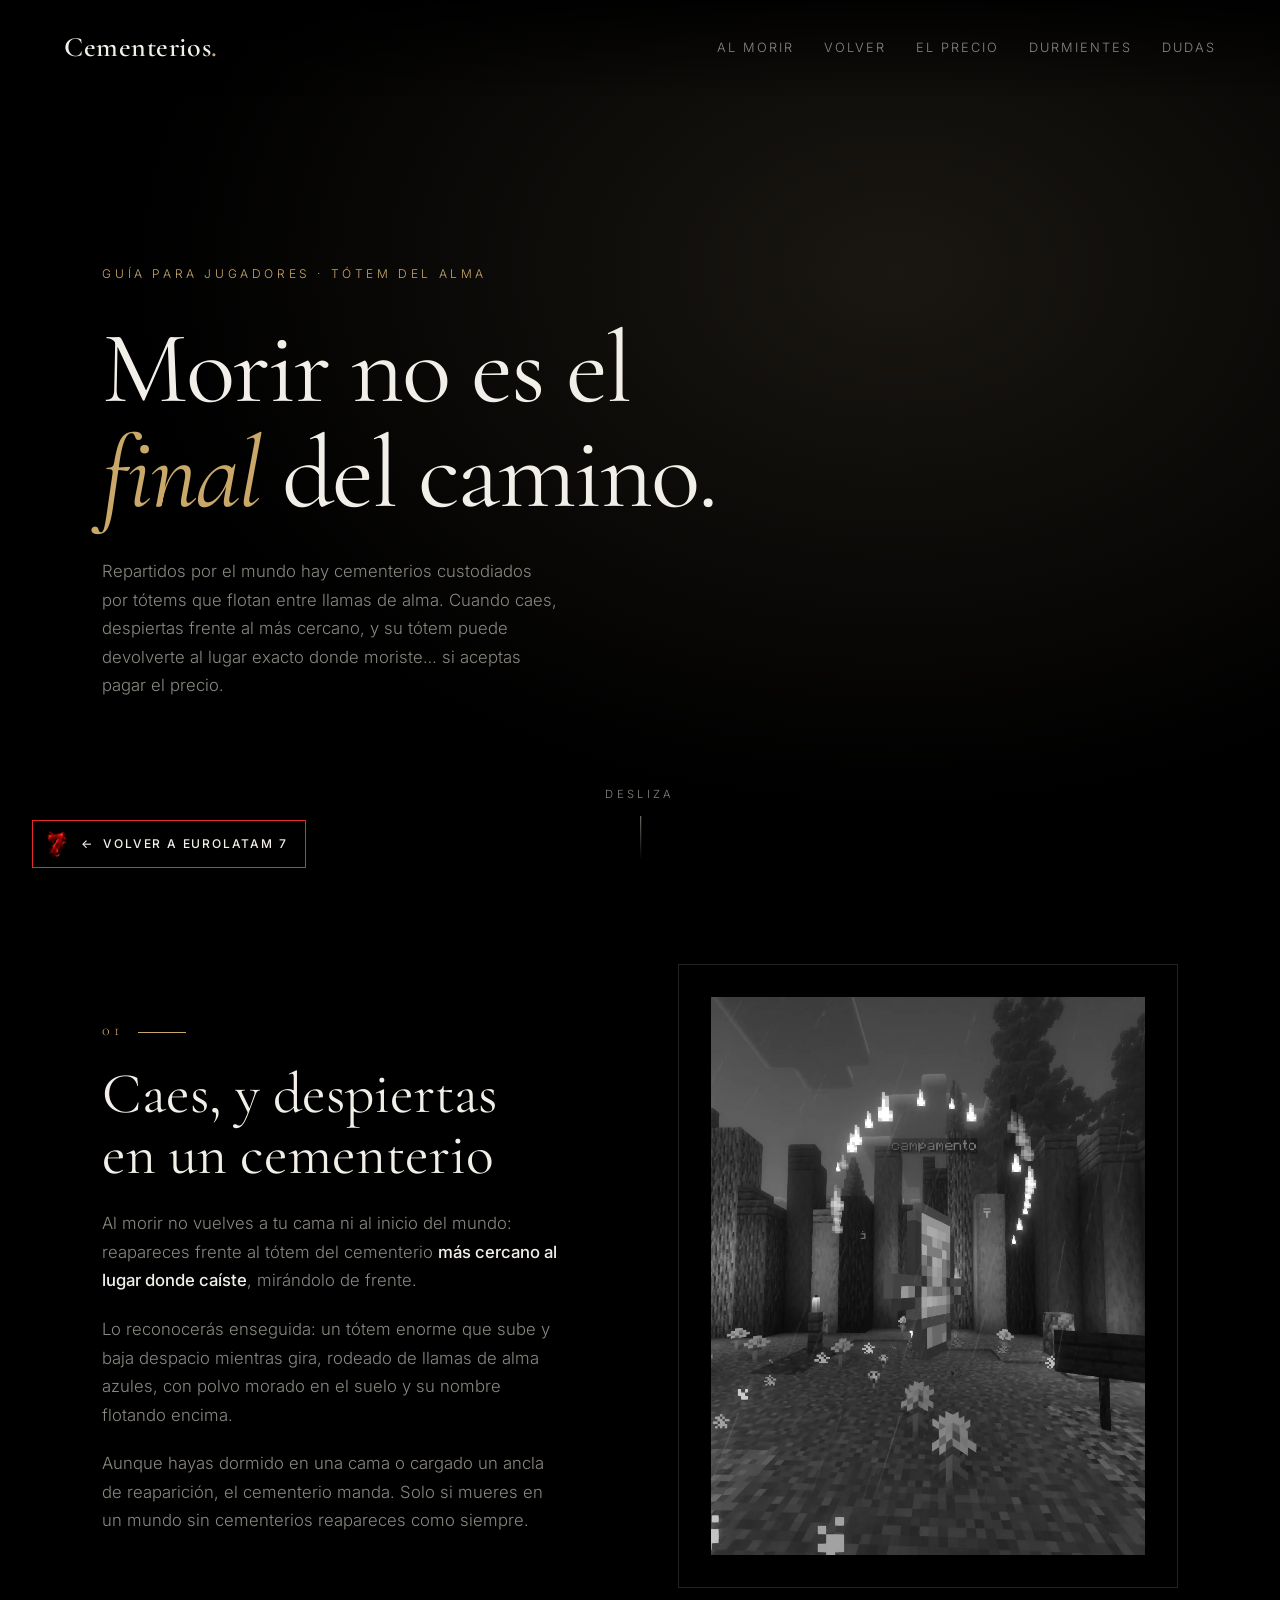
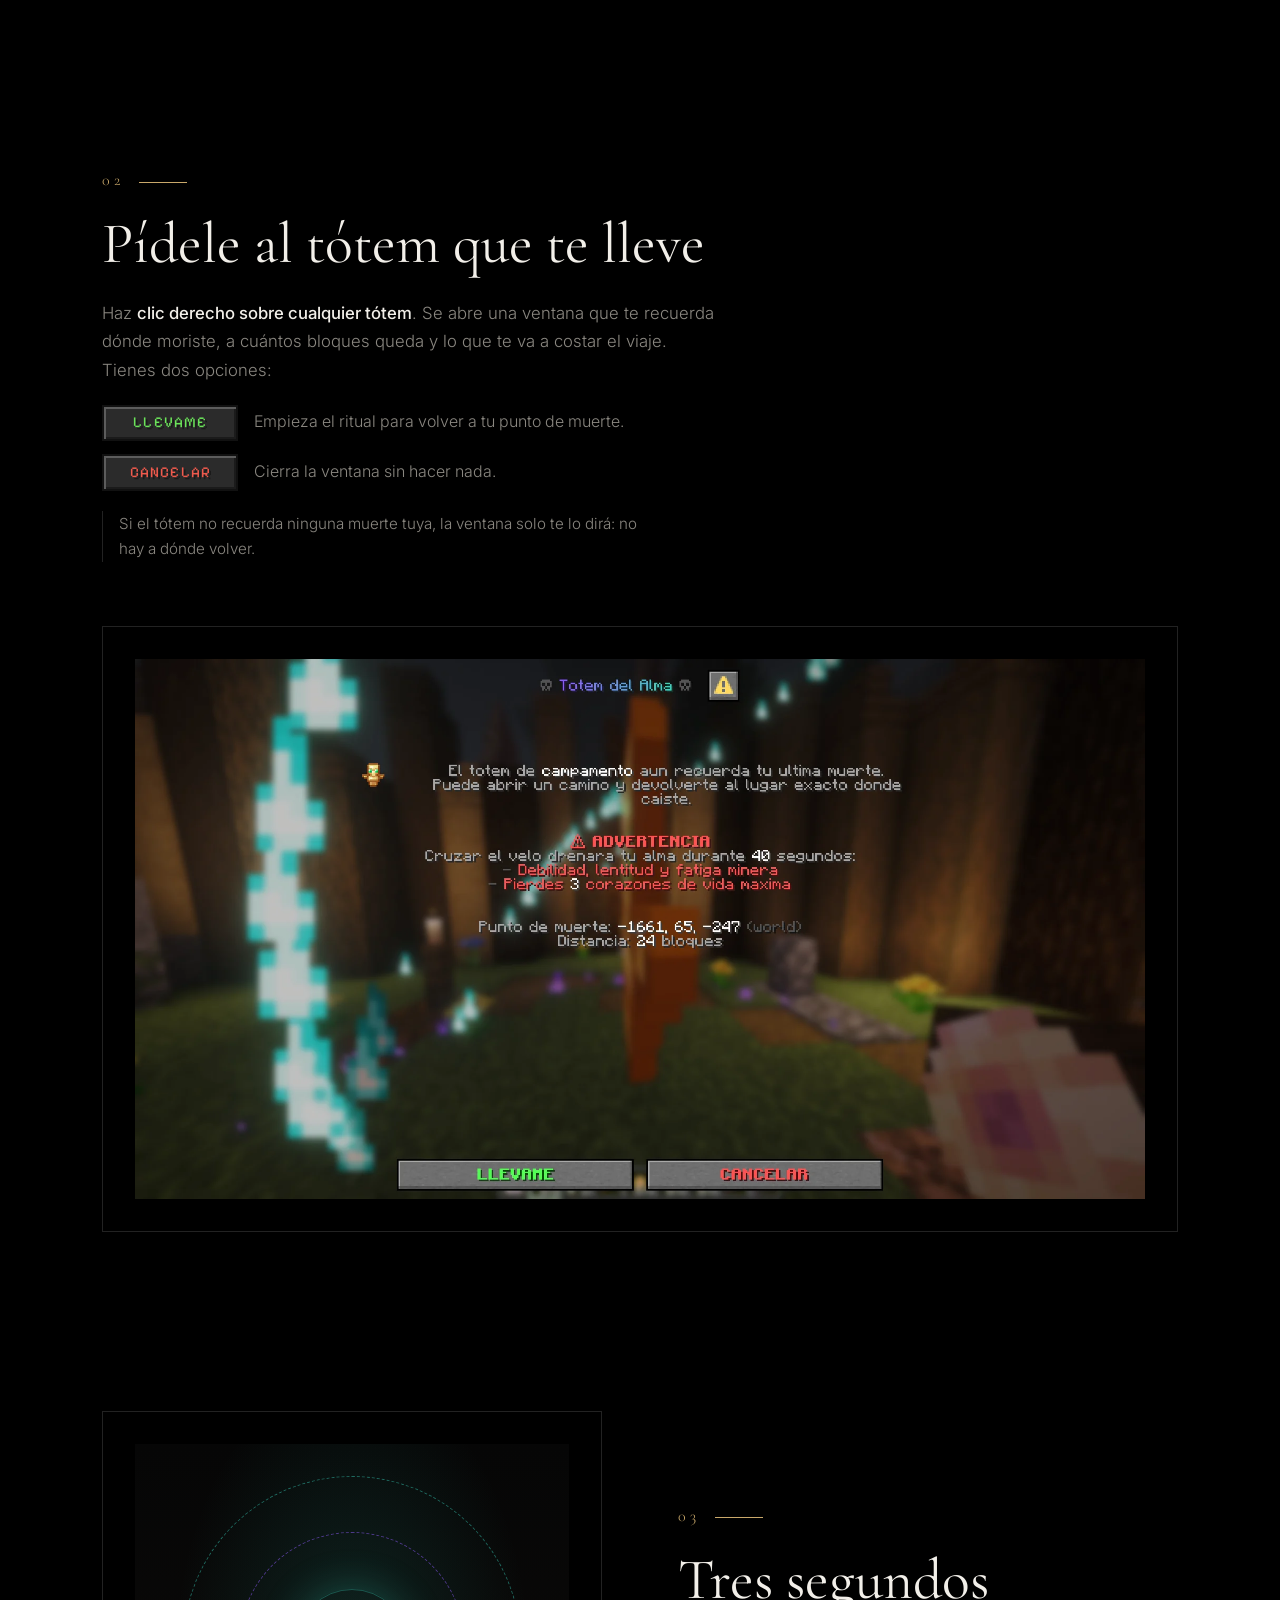
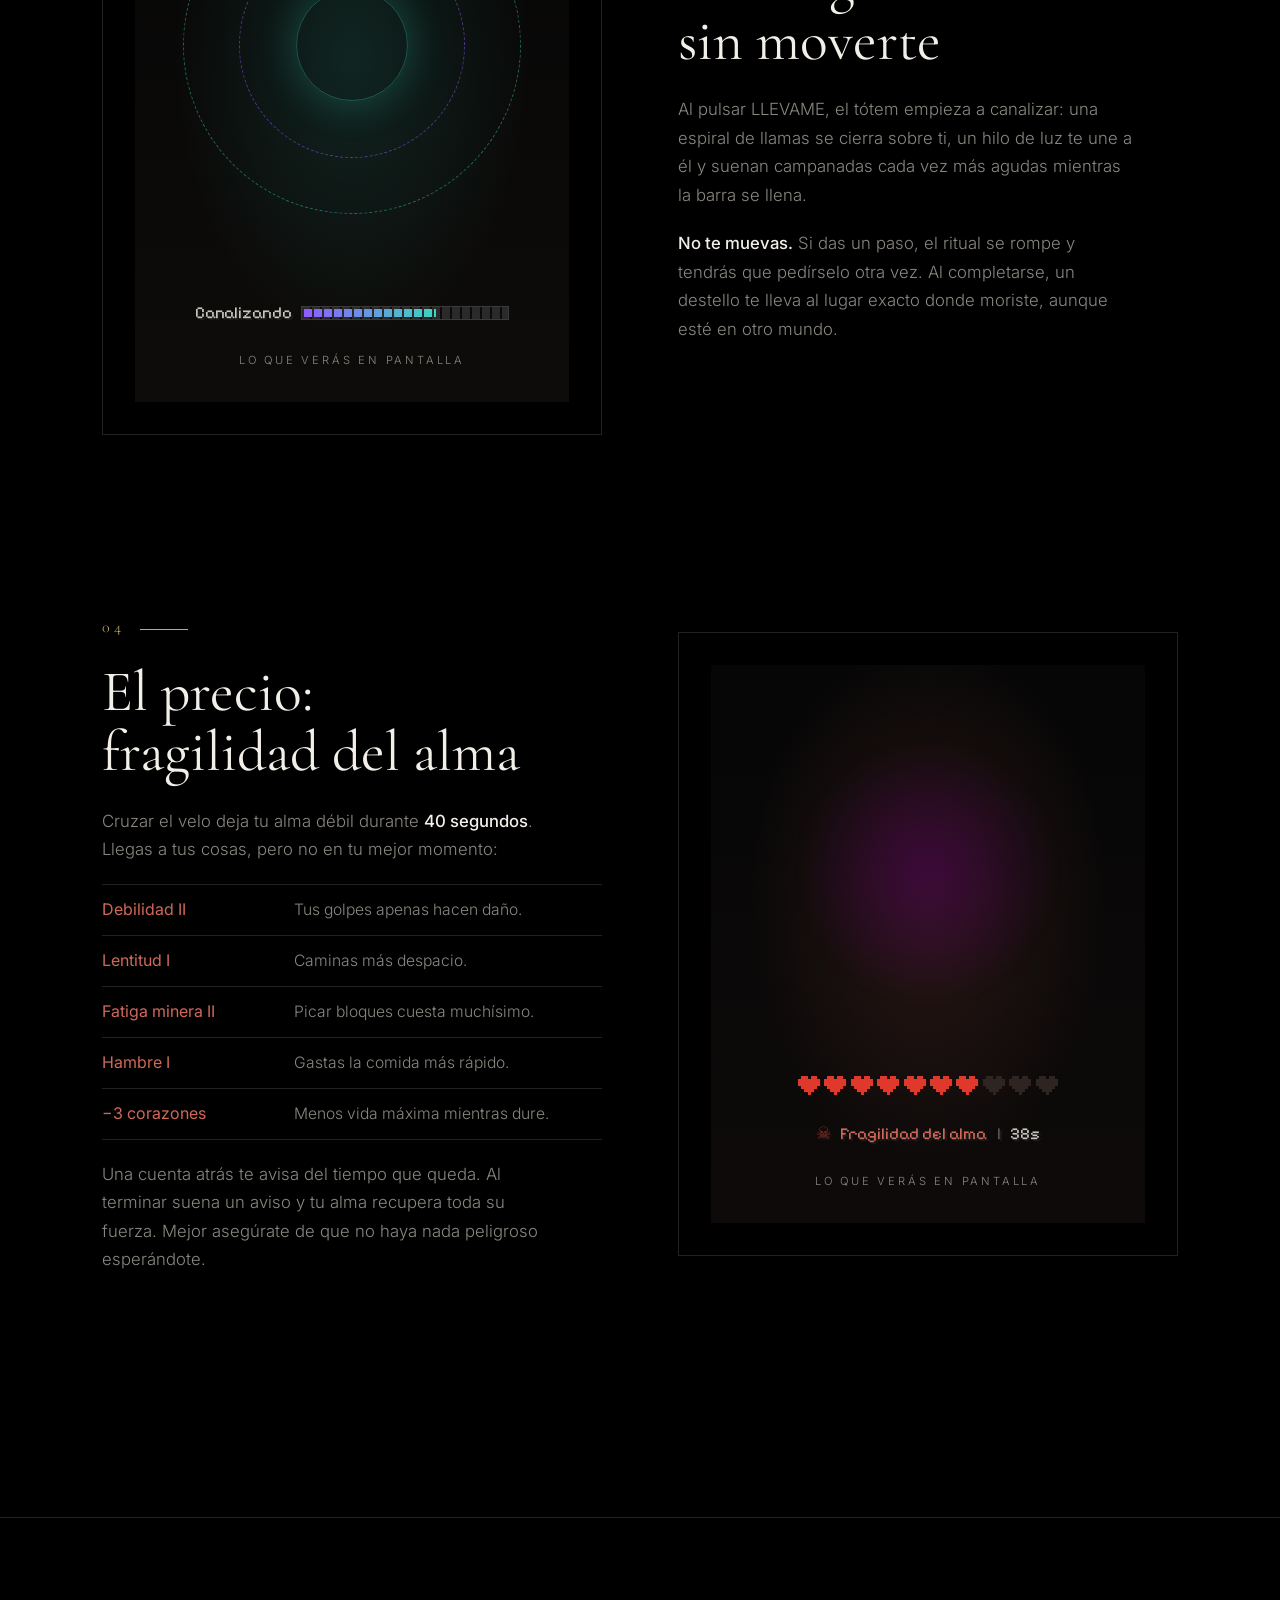
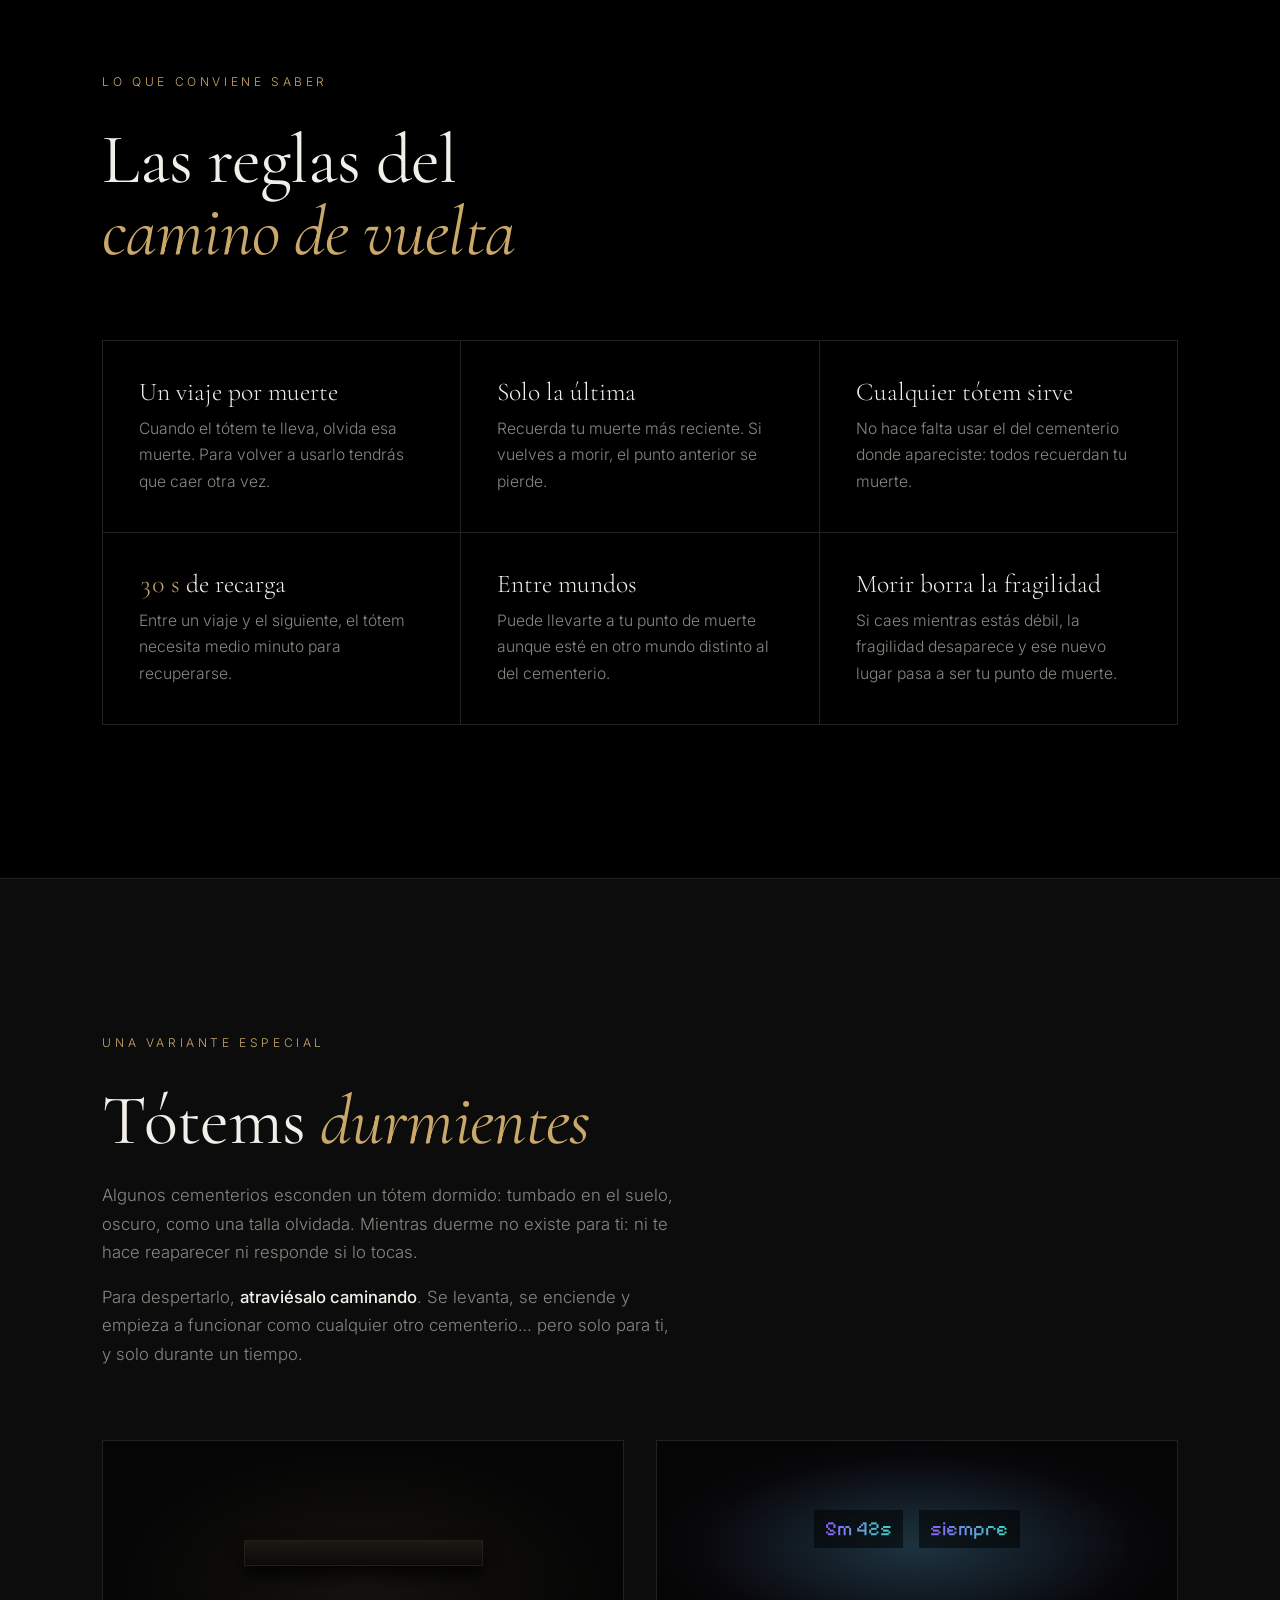
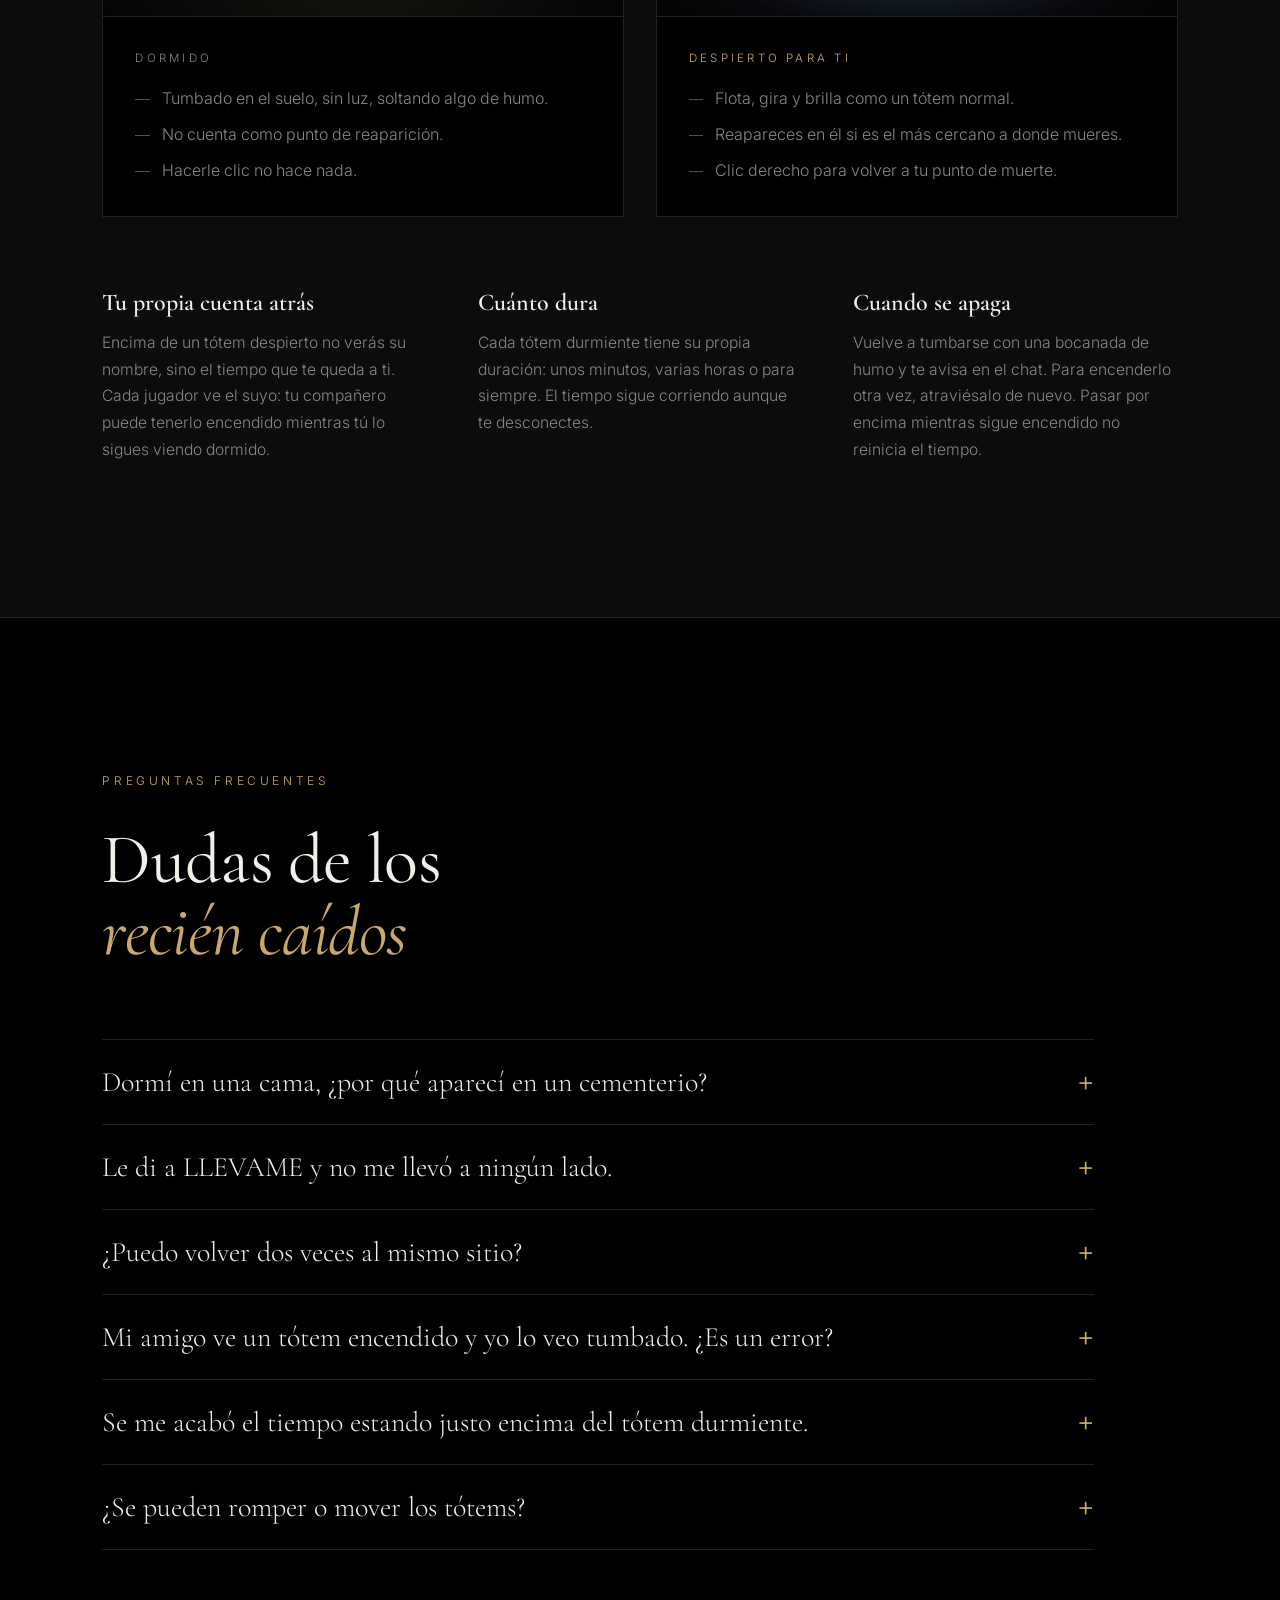
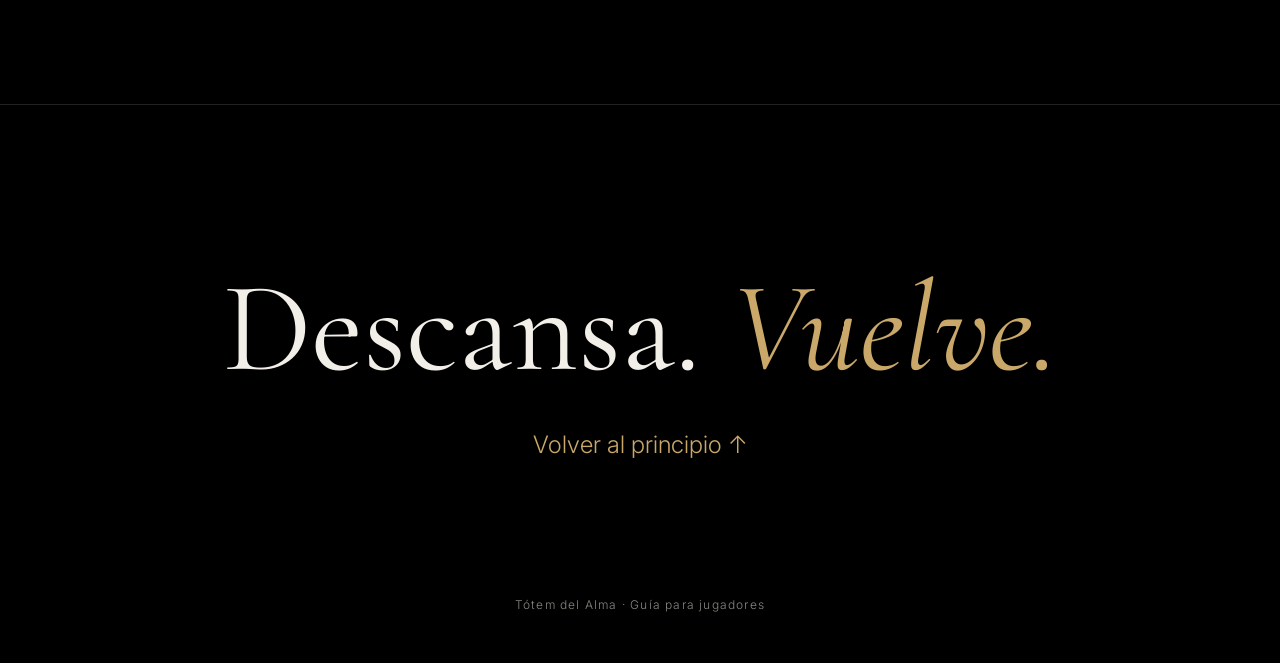
<file: wikis/cementerio/index.html>
<!DOCTYPE html>
<html lang="es">
<head>
  <meta charset="UTF-8">
  <meta name="viewport" content="width=device-width, initial-scale=1.0">
  <title>Tótem del Alma</title>
  <link rel="preconnect" href="https://fonts.googleapis.com">
  <link rel="preconnect" href="https://fonts.gstatic.com" crossorigin>
  <link href="https://fonts.googleapis.com/css2?family=Cormorant+Garamond:ital,wght@0,400;0,600;1,400&family=Inter:wght@300;400;500&family=Pixelify+Sans:wght@400;500&display=swap" rel="stylesheet">
  <link rel="stylesheet" href="styles.css">
  <link rel="icon" type="image/png" href="../../img/icono.png">
  <link rel="stylesheet" href="../../volver.css">
</head>
<body>

  <a href="../../index.html" class="volver-home" aria-label="Volver a la página principal de EuroLatam 7"><img src="../../img/icono.png" alt="" width="64" height="64"><span aria-hidden="true">←</span><span class="volver-text">Volver a EuroLatam 7</span></a>


  <svg class="sprite" aria-hidden="true" focusable="false">
    <symbol id="corazon" viewBox="0 0 7 6">
      <path d="M1 0h2v1H1zM4 0h2v1H4zM0 1h7v2H0zM1 3h5v1H1zM2 4h3v1H2zM3 5h1v1H3z"/>
    </symbol>
  </svg>

  <div class="progress" aria-hidden="true"></div>

  <header class="nav">
    <a href="#inicio" class="logo">Cementerios<span>.</span></a>
    <nav aria-label="Secciones de la guía">
      <a href="#morir">Al morir</a>
      <a href="#volver">Volver</a>
      <a href="#precio">El precio</a>
      <a href="#durmientes">Durmientes</a>
      <a href="#dudas">Dudas</a>
    </nav>
  </header>

  <!-- PORTADA -->
  <section class="hero" id="inicio">
    <p class="eyebrow">Guía para jugadores · Tótem del Alma</p>
    <h1>Morir no es el <em>final</em> del camino.</h1>
    <p class="hero-text">
      Repartidos por el mundo hay cementerios custodiados por tótems que flotan
      entre llamas de alma. Cuando caes, despiertas frente al más cercano, y su
      tótem puede devolverte al lugar exacto donde moriste… si aceptas pagar el precio.
    </p>
    <span class="scroll-hint" aria-hidden="true">Desliza</span>
  </section>

  <!-- EL CAMINO DE VUELTA, PASO A PASO -->
  <main class="blocks">

    <article class="block" id="morir">
      <div class="block-text">
        <span class="number">01</span>
        <h2>Caes, y despiertas en un cementerio</h2>
        <p>
          Al morir no vuelves a tu cama ni al inicio del mundo: reapareces frente al
          tótem del cementerio <strong>más cercano al lugar donde caíste</strong>,
          mirándolo de frente.
        </p>
        <p>
          Lo reconocerás enseguida: un tótem enorme que sube y baja despacio mientras
          gira, rodeado de llamas de alma azules, con polvo morado en el suelo y su
          nombre flotando encima.
        </p>
        <p>
          Aunque hayas dormido en una cama o cargado un ancla de reaparición, el
          cementerio manda. Solo si mueres en un mundo sin cementerios reapareces
          como siempre.
        </p>
      </div>
      <figure class="block-image">
        <img src="media/totem-campamento.webp" alt="El tótem del cementerio Campamento flotando entre llamas de alma azules, con su nombre encima y polvo morado en el suelo">
      </figure>
    </article>

    <article class="block block--stack" id="volver">
      <div class="block-text">
        <span class="number">02</span>
        <h2>Pídele al tótem que te lleve</h2>
        <p>
          Haz <strong>clic derecho sobre cualquier tótem</strong>. Se abre una ventana
          que te recuerda dónde moriste, a cuántos bloques queda y lo que te va a
          costar el viaje. Tienes dos opciones:
        </p>
        <ul class="choices">
          <li><span class="key key--go">LLEVAME</span> Empieza el ritual para volver a tu punto de muerte.</li>
          <li><span class="key key--stop">CANCELAR</span> Cierra la ventana sin hacer nada.</li>
        </ul>
        <p class="note">
          Si el tótem no recuerda ninguna muerte tuya, la ventana solo te lo dirá:
          no hay a dónde volver.
        </p>
      </div>
      <figure class="block-image block-image--wide">
        <img src="media/ventana-totem.webp" alt="Ventana del Tótem del Alma: la advertencia de fragilidad durante 40 segundos, el punto de muerte a 24 bloques y los botones Llevame y Cancelar">
      </figure>
    </article>

    <article class="block block--reverse" id="ritual">
      <div class="block-text">
        <span class="number">03</span>
        <h2>Tres segundos sin moverte</h2>
        <p>
          Al pulsar LLEVAME, el tótem empieza a canalizar: una espiral de llamas se
          cierra sobre ti, un hilo de luz te une a él y suenan campanadas cada vez
          más agudas mientras la barra se llena.
        </p>
        <p>
          <strong>No te muevas.</strong> Si das un paso, el ritual se rompe y tendrás
          que pedírselo otra vez. Al completarse, un destello te lleva al lugar exacto
          donde moriste, aunque esté en otro mundo.
        </p>
      </div>
      <figure class="block-image block-image--ui">
        <div class="scene">
          <div class="rings" aria-hidden="true">
            <span class="ring"></span>
            <span class="ring"></span>
            <span class="ring"></span>
          </div>
          <p class="actionbar">
            Canalizando
            <span class="bar" role="img" aria-label="Barra del ritual llenándose"><span class="bar-fill"></span></span>
          </p>
          <p class="scene-caption">Lo que verás en pantalla</p>
        </div>
      </figure>
    </article>

    <article class="block" id="precio">
      <div class="block-text">
        <span class="number">04</span>
        <h2>El precio: fragilidad del alma</h2>
        <p>
          Cruzar el velo deja tu alma débil durante <strong>40 segundos</strong>.
          Llegas a tus cosas, pero no en tu mejor momento:
        </p>
        <dl class="costs">
          <div><dt>Debilidad II</dt><dd>Tus golpes apenas hacen daño.</dd></div>
          <div><dt>Lentitud I</dt><dd>Caminas más despacio.</dd></div>
          <div><dt>Fatiga minera II</dt><dd>Picar bloques cuesta muchísimo.</dd></div>
          <div><dt>Hambre I</dt><dd>Gastas la comida más rápido.</dd></div>
          <div><dt>−3 corazones</dt><dd>Menos vida máxima mientras dure.</dd></div>
        </dl>
        <p>
          Una cuenta atrás te avisa del tiempo que queda. Al terminar suena un aviso
          y tu alma recupera toda su fuerza. Mejor asegúrate de que no haya nada
          peligroso esperándote.
        </p>
      </div>
      <figure class="block-image block-image--ui">
        <div class="scene scene--frail">
          <div class="frail-aura" aria-hidden="true"></div>
          <p class="hearts" role="img" aria-label="Siete corazones de diez: la fragilidad te quita tres">
            <svg class="heart" viewBox="0 0 7 6"><use href="#corazon"></use></svg>
            <svg class="heart" viewBox="0 0 7 6"><use href="#corazon"></use></svg>
            <svg class="heart" viewBox="0 0 7 6"><use href="#corazon"></use></svg>
            <svg class="heart" viewBox="0 0 7 6"><use href="#corazon"></use></svg>
            <svg class="heart" viewBox="0 0 7 6"><use href="#corazon"></use></svg>
            <svg class="heart" viewBox="0 0 7 6"><use href="#corazon"></use></svg>
            <svg class="heart" viewBox="0 0 7 6"><use href="#corazon"></use></svg>
            <svg class="heart heart--lost" viewBox="0 0 7 6"><use href="#corazon"></use></svg>
            <svg class="heart heart--lost" viewBox="0 0 7 6"><use href="#corazon"></use></svg>
            <svg class="heart heart--lost" viewBox="0 0 7 6"><use href="#corazon"></use></svg>
          </p>
          <p class="actionbar actionbar--frail">
            <span class="skull" aria-hidden="true">&#9760;&#xFE0E;</span>
            <span class="label">Fragilidad del alma</span>
            <span class="sep" aria-hidden="true">|</span>
            <span>38s</span>
          </p>
          <p class="scene-caption">Lo que verás en pantalla</p>
        </div>
      </figure>
    </article>

  </main>

  <!-- REGLAS -->
  <section class="section rules" aria-labelledby="reglas-titulo">
    <p class="eyebrow">Lo que conviene saber</p>
    <h2 class="section-title" id="reglas-titulo">Las reglas del <em>camino de vuelta</em></h2>
    <dl class="rules-list">
      <div>
        <dt>Un viaje por muerte</dt>
        <dd>Cuando el tótem te lleva, olvida esa muerte. Para volver a usarlo tendrás que caer otra vez.</dd>
      </div>
      <div>
        <dt>Solo la última</dt>
        <dd>Recuerda tu muerte más reciente. Si vuelves a morir, el punto anterior se pierde.</dd>
      </div>
      <div>
        <dt>Cualquier tótem sirve</dt>
        <dd>No hace falta usar el del cementerio donde apareciste: todos recuerdan tu muerte.</dd>
      </div>
      <div>
        <dt><span>30 s</span> de recarga</dt>
        <dd>Entre un viaje y el siguiente, el tótem necesita medio minuto para recuperarse.</dd>
      </div>
      <div>
        <dt>Entre mundos</dt>
        <dd>Puede llevarte a tu punto de muerte aunque esté en otro mundo distinto al del cementerio.</dd>
      </div>
      <div>
        <dt>Morir borra la fragilidad</dt>
        <dd>Si caes mientras estás débil, la fragilidad desaparece y ese nuevo lugar pasa a ser tu punto de muerte.</dd>
      </div>
    </dl>
  </section>

  <!-- TÓTEMS DURMIENTES -->
  <section class="section dormant" id="durmientes" aria-labelledby="durmientes-titulo">
    <p class="eyebrow">Una variante especial</p>
    <h2 class="section-title" id="durmientes-titulo">Tótems <em>durmientes</em></h2>
    <p class="section-lead">
      Algunos cementerios esconden un tótem dormido: tumbado en el suelo, oscuro,
      como una talla olvidada. Mientras duerme no existe para ti: ni te hace
      reaparecer ni responde si lo tocas.
    </p>
    <p class="section-lead">
      Para despertarlo, <strong>atraviésalo caminando</strong>. Se levanta, se
      enciende y empieza a funcionar como cualquier otro cementerio… pero solo para
      ti, y solo durante un tiempo.
    </p>

    <div class="states">
      <div class="state state--asleep">
        <div class="state-stage" aria-hidden="true">
          <span class="lying"></span>
          <span class="smoke"></span>
          <span class="smoke"></span>
          <span class="smoke"></span>
        </div>
        <div class="state-body">
          <p class="state-label">Dormido</p>
          <ul>
            <li>Tumbado en el suelo, sin luz, soltando algo de humo.</li>
            <li>No cuenta como punto de reaparición.</li>
            <li>Hacerle clic no hace nada.</li>
          </ul>
        </div>
      </div>

      <div class="state state--awake">
        <div class="state-stage">
          <div class="timer-labels" role="img" aria-label="Carteles de ejemplo: 5 minutos 42 segundos, o siempre">
            <span class="timer"><span>5m 42s</span></span>
            <span class="timer"><span>siempre</span></span>
          </div>
        </div>
        <div class="state-body">
          <p class="state-label">Despierto para ti</p>
          <ul>
            <li>Flota, gira y brilla como un tótem normal.</li>
            <li>Reapareces en él si es el más cercano a donde mueres.</li>
            <li>Clic derecho para volver a tu punto de muerte.</li>
          </ul>
        </div>
      </div>
    </div>

    <div class="dormant-details">
      <div>
        <h3>Tu propia cuenta atrás</h3>
        <p>
          Encima de un tótem despierto no verás su nombre, sino el tiempo que te queda
          a ti. Cada jugador ve el suyo: tu compañero puede tenerlo encendido mientras
          tú lo sigues viendo dormido.
        </p>
      </div>
      <div>
        <h3>Cuánto dura</h3>
        <p>
          Cada tótem durmiente tiene su propia duración: unos minutos, varias horas o
          para siempre. El tiempo sigue corriendo aunque te desconectes.
        </p>
      </div>
      <div>
        <h3>Cuando se apaga</h3>
        <p>
          Vuelve a tumbarse con una bocanada de humo y te avisa en el chat. Para
          encenderlo otra vez, atraviésalo de nuevo. Pasar por encima mientras sigue
          encendido no reinicia el tiempo.
        </p>
      </div>
    </div>
  </section>

  <!-- PREGUNTAS FRECUENTES -->
  <section class="section faq" id="dudas" aria-labelledby="dudas-titulo">
    <p class="eyebrow">Preguntas frecuentes</p>
    <h2 class="section-title" id="dudas-titulo">Dudas de los <em>recién caídos</em></h2>
    <div class="faq-list">
      <details>
        <summary>Dormí en una cama, ¿por qué aparecí en un cementerio?</summary>
        <p>
          Porque en este servidor el cementerio tiene prioridad sobre la cama y el
          ancla de reaparición. Siempre despiertas junto al tótem más cercano al lugar
          donde moriste.
        </p>
      </details>
      <details>
        <summary>Le di a LLEVAME y no me llevó a ningún lado.</summary>
        <p>
          Mira el chat: o te moviste durante los tres segundos del ritual, o el tótem
          todavía se estaba recargando. Espera lo que te indique y vuelve a pedírselo
          sin moverte.
        </p>
      </details>
      <details>
        <summary>¿Puedo volver dos veces al mismo sitio?</summary>
        <p>
          No. Cada muerte da para un solo viaje: en cuanto el tótem te lleva, olvida
          ese lugar.
        </p>
      </details>
      <details>
        <summary>Mi amigo ve un tótem encendido y yo lo veo tumbado. ¿Es un error?</summary>
        <p>
          No: es un tótem durmiente. Tu amigo ya lo despertó y tú todavía no. Pasa
          caminando a través de él y se encenderá también para ti.
        </p>
      </details>
      <details>
        <summary>Se me acabó el tiempo estando justo encima del tótem durmiente.</summary>
        <p>
          Sal de encima y vuelve a pasar: el tótem se enciende cuando lo atraviesas,
          no por quedarte quieto sobre él.
        </p>
      </details>
      <details>
        <summary>¿Se pueden romper o mover los tótems?</summary>
        <p>
          No. Son indestructibles y solo los administradores pueden colocarlos o
          quitarlos.
        </p>
      </details>
    </div>
  </section>

  <!-- CIERRE -->
  <footer class="footer">
    <h2>Descansa. <em>Vuelve.</em></h2>
    <a href="#inicio" class="footer-mail">Volver al principio ↑</a>
    <p class="copy">Tótem del Alma · Guía para jugadores</p>
  </footer>

</body>
</html>
</file>
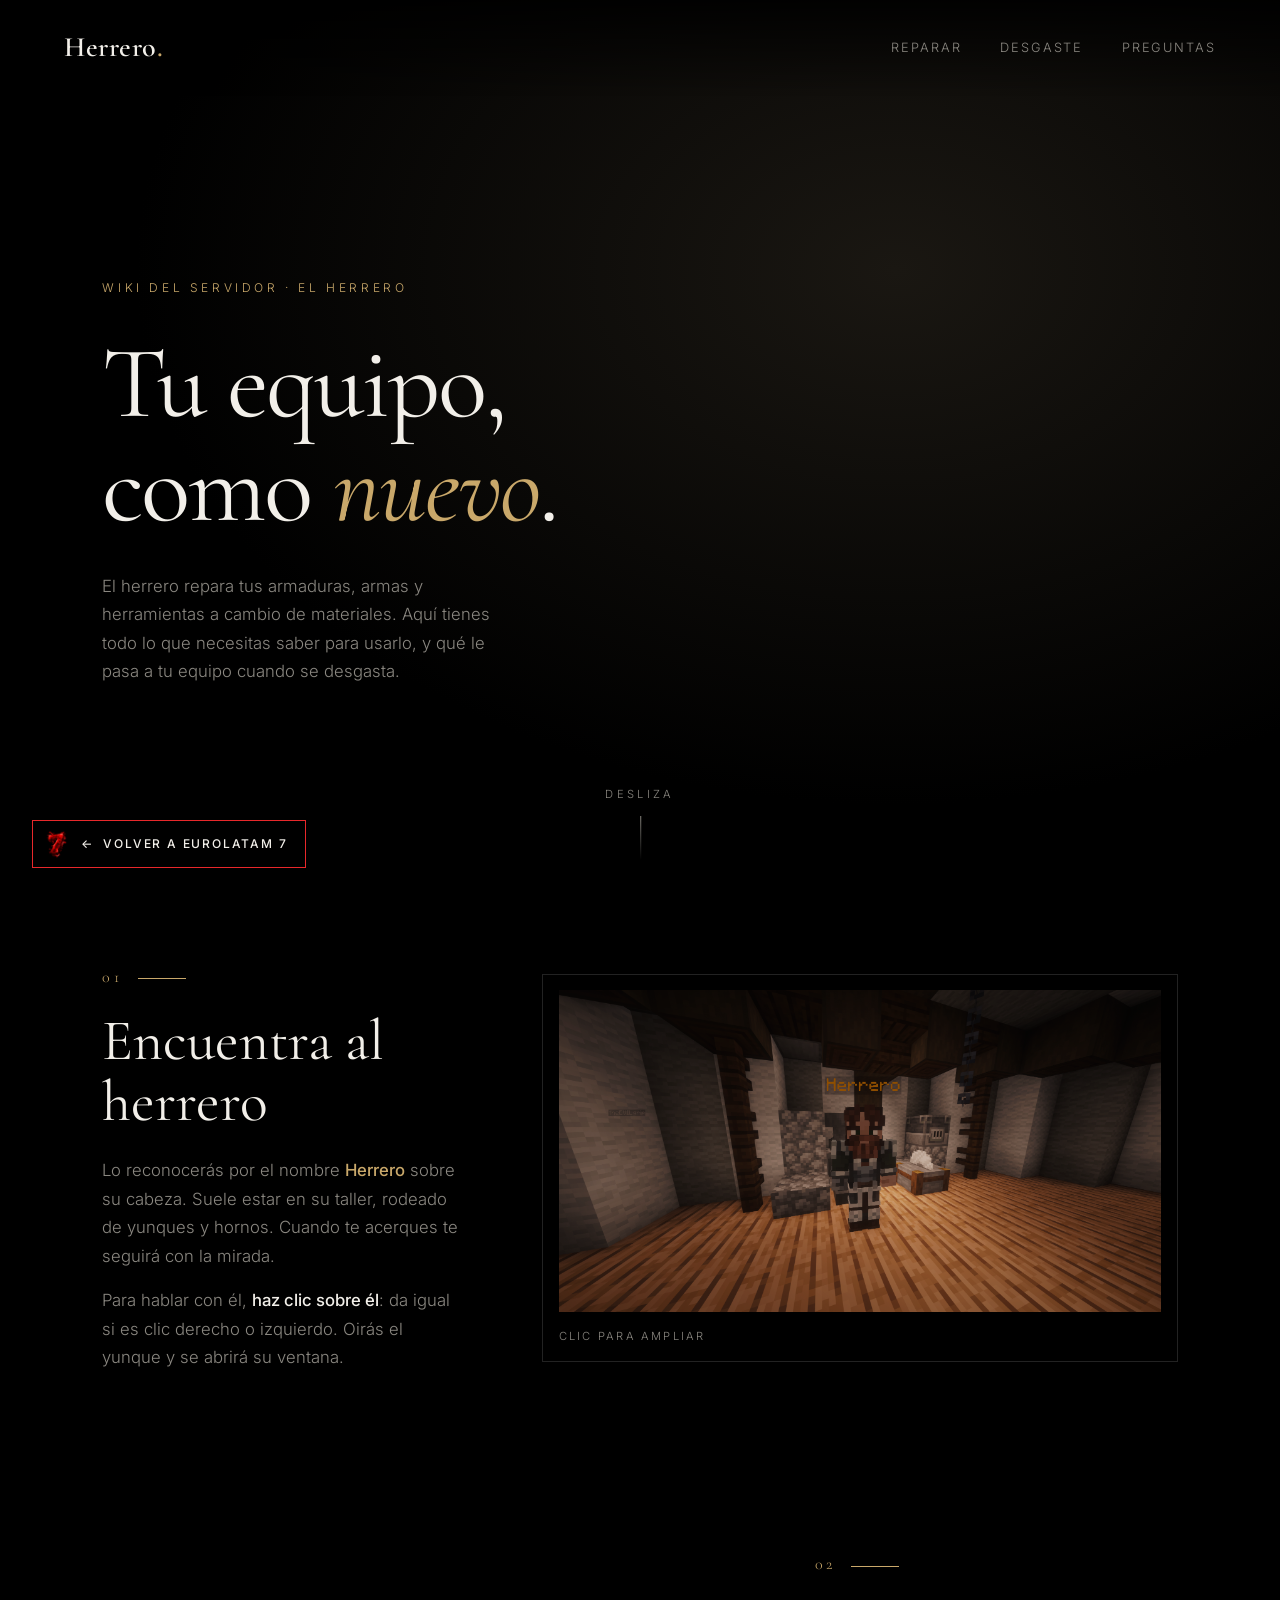
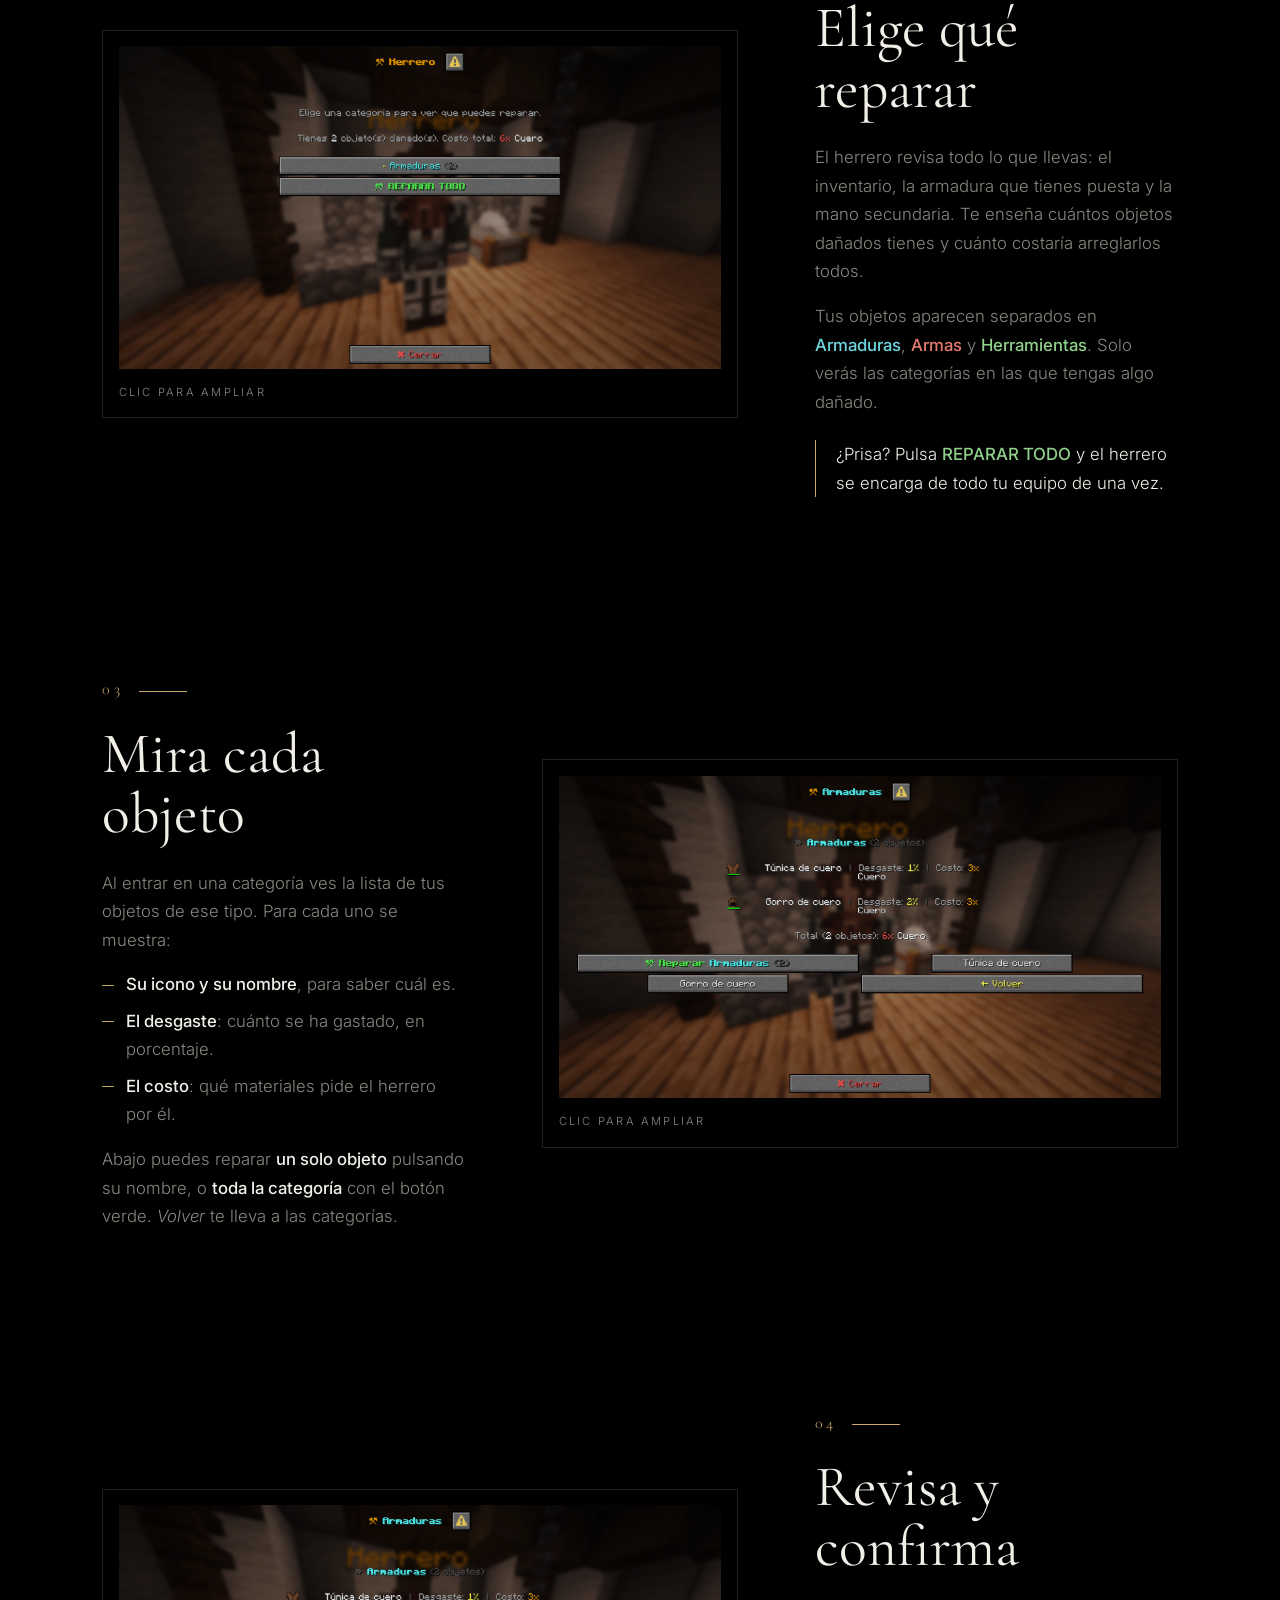
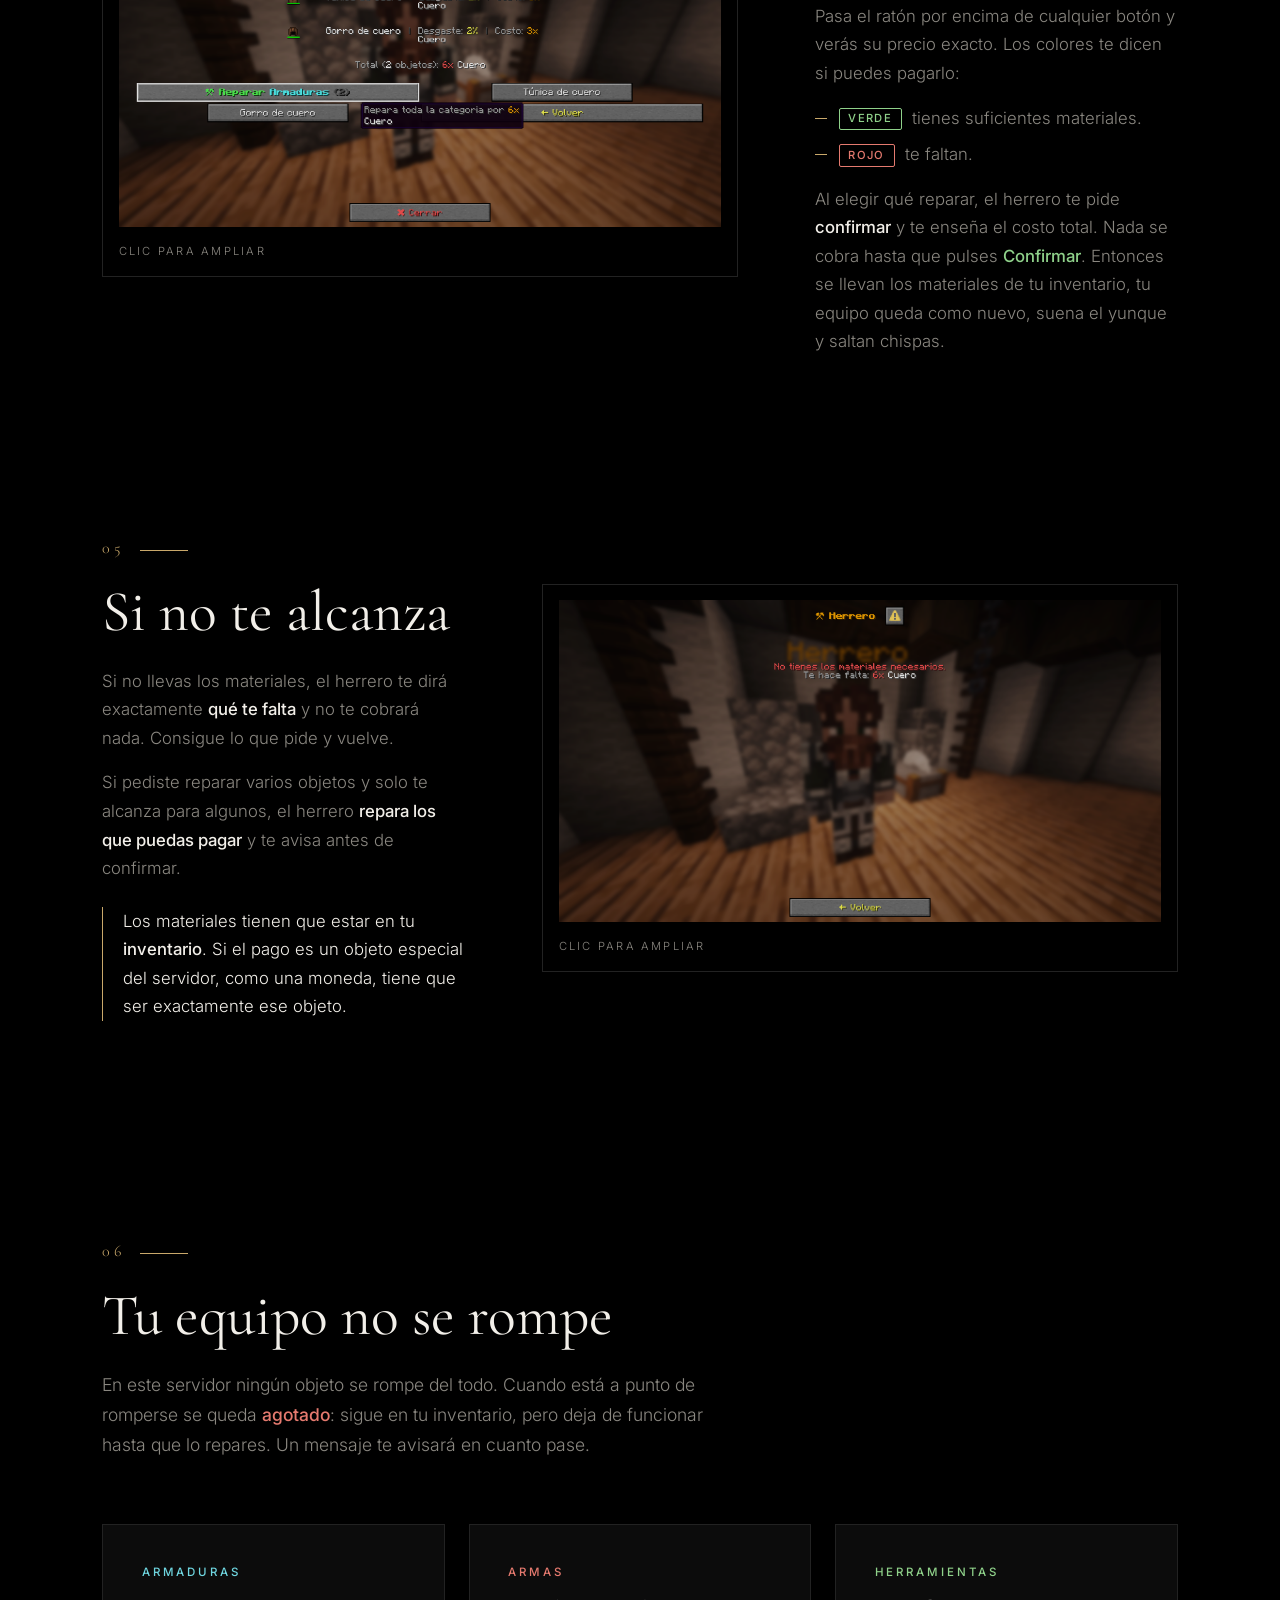
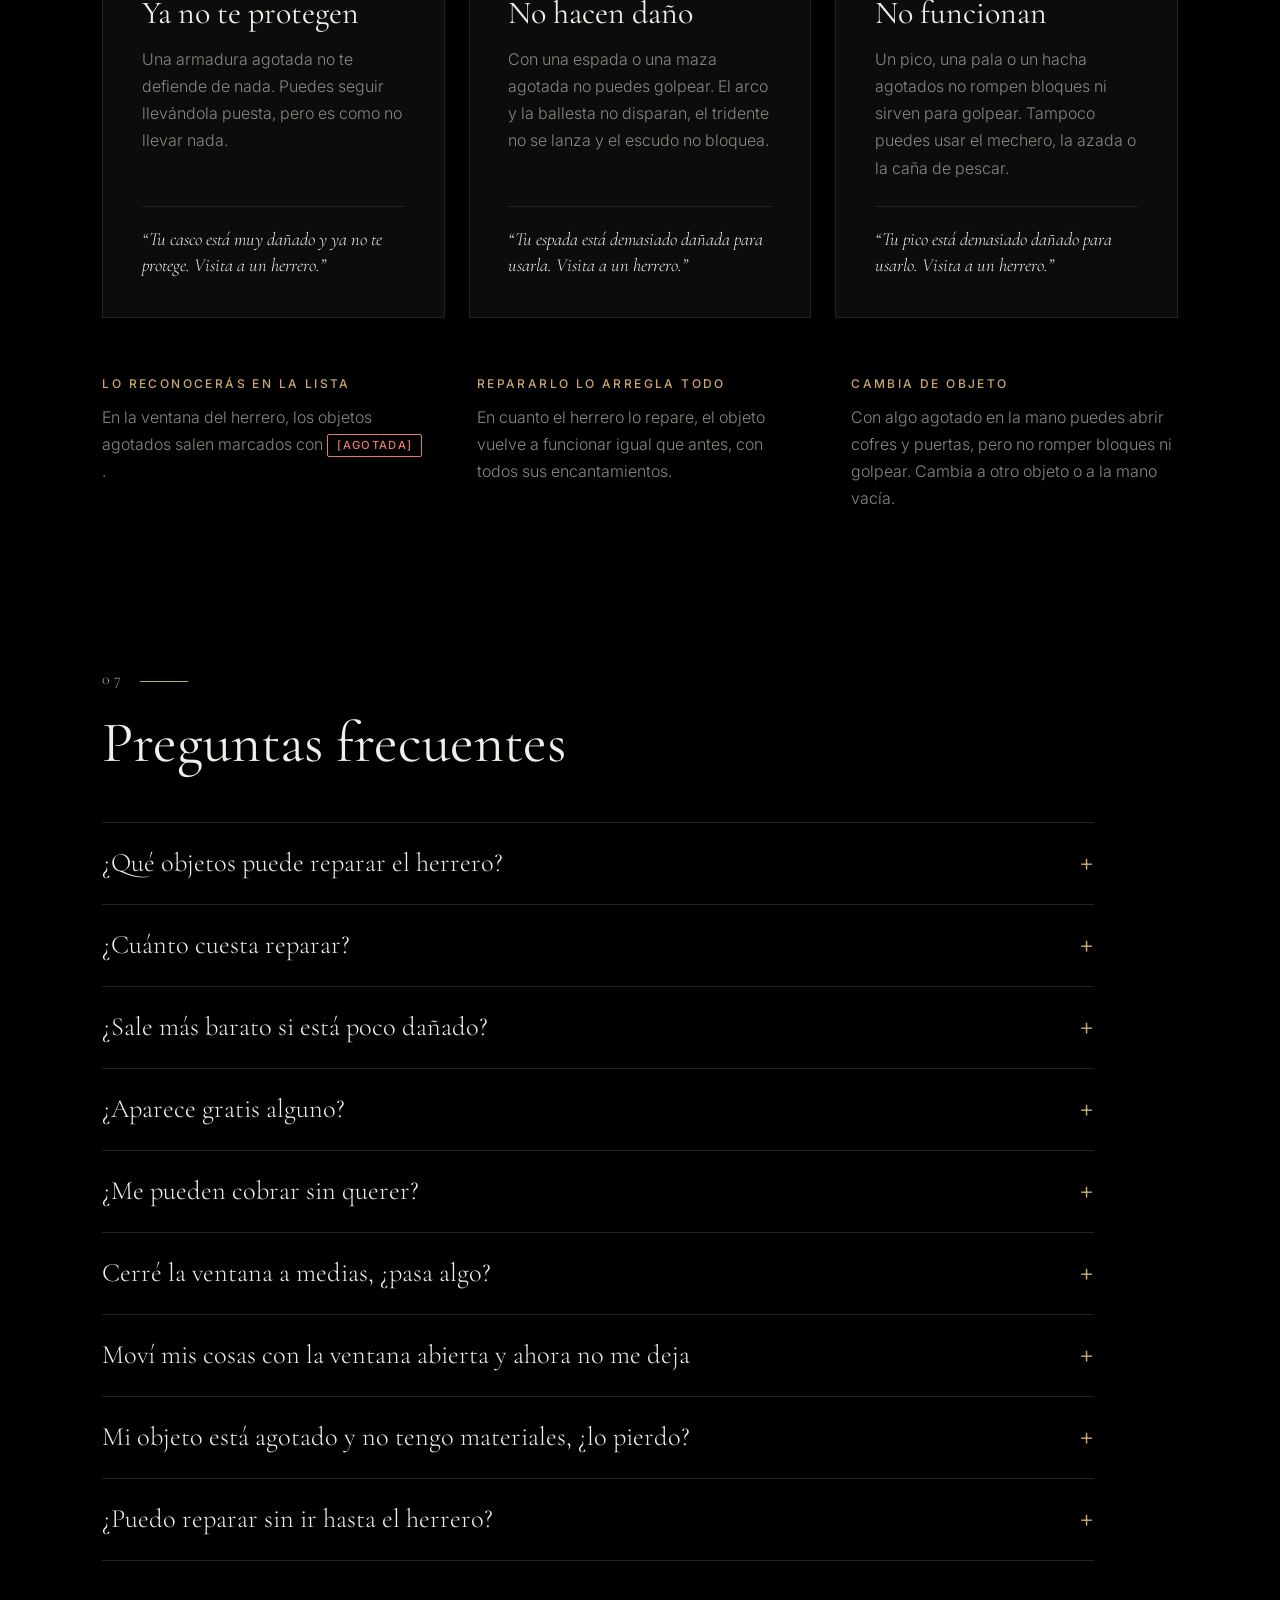
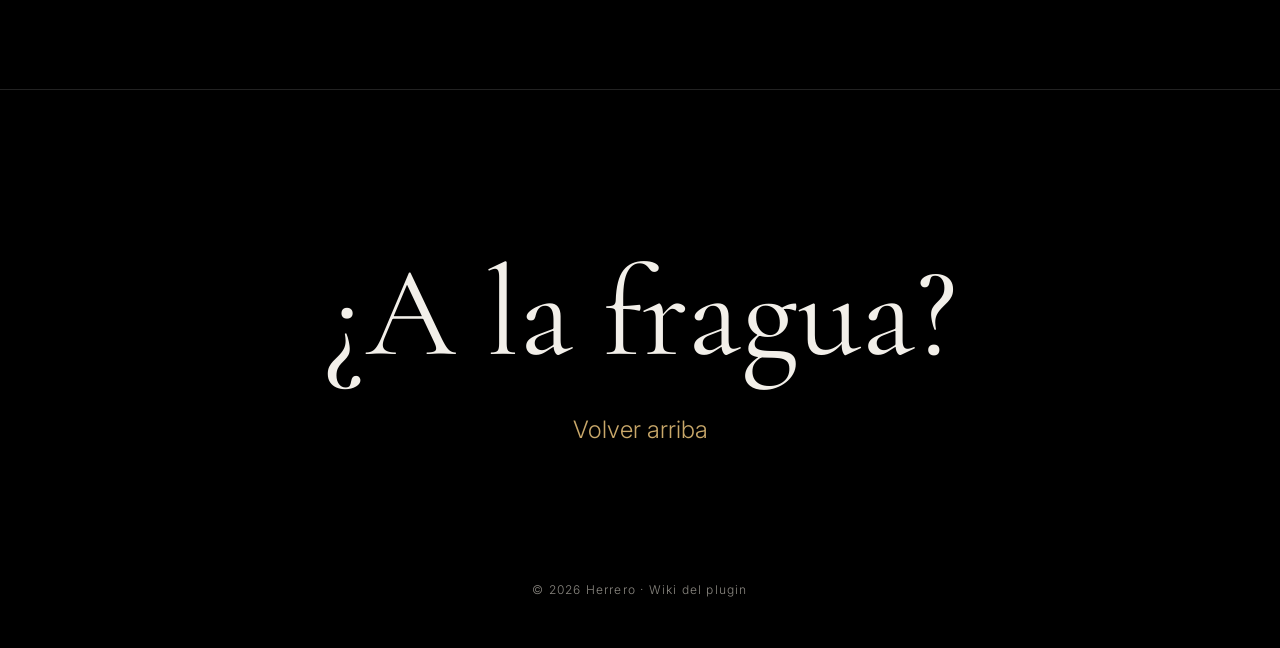
<file: wikis/herrero/index.html>
<!DOCTYPE html>
<html lang="es">
<head>
  <meta charset="UTF-8">
  <meta name="viewport" content="width=device-width, initial-scale=1.0">
  <title>Herrero — Wiki</title>
  <meta name="description" content="Cómo usar el Herrero del servidor: reparar armaduras, armas y herramientas, y qué pasa cuando tu equipo se desgasta.">
  <link rel="preconnect" href="https://fonts.googleapis.com">
  <link rel="preconnect" href="https://fonts.gstatic.com" crossorigin>
  <link href="https://fonts.googleapis.com/css2?family=Cormorant+Garamond:ital,wght@0,400;0,600;1,400&family=Inter:wght@300;400;500&display=swap" rel="stylesheet">
  <link rel="stylesheet" href="styles.css">
  <link rel="icon" type="image/png" href="../../img/icono.png">
  <link rel="stylesheet" href="../../volver.css">
</head>
<body>

  <a href="../../index.html" class="volver-home" aria-label="Volver a la página principal de EuroLatam 7"><img src="../../img/icono.png" alt="" width="64" height="64"><span aria-hidden="true">←</span><span class="volver-text">Volver a EuroLatam 7</span></a>


  <div class="progress" aria-hidden="true"></div>

  <header class="nav">
    <a href="#" class="logo">Herrero<span>.</span></a>
    <nav>
      <a href="#reparar">Reparar</a>
      <a href="#proteccion">Desgaste</a>
      <a href="#preguntas">Preguntas</a>
    </nav>
  </header>

  <!-- PORTADA -->
  <section class="hero">
    <p class="eyebrow">Wiki del servidor · El Herrero</p>
    <h1>Tu equipo,<br>como <em>nuevo</em>.</h1>
    <p class="hero-text">
      El herrero repara tus armaduras, armas y herramientas a cambio de materiales.
      Aquí tienes todo lo que necesitas saber para usarlo, y qué le pasa a tu equipo
      cuando se desgasta.
    </p>
    <span class="scroll-hint" aria-hidden="true">Desliza</span>
  </section>

  <!-- PASO A PASO -->
  <main class="blocks" id="reparar">

    <article class="block block--shot">
      <div class="block-text">
        <span class="number">01</span>
        <h2>Encuentra al herrero</h2>
        <p>
          Lo reconocerás por el nombre <strong class="gold">Herrero</strong> sobre su cabeza.
          Suele estar en su taller, rodeado de yunques y hornos. Cuando te acerques te
          seguirá con la mirada.
        </p>
        <p>
          Para hablar con él, <strong>haz clic sobre él</strong>: da igual si es clic derecho o
          izquierdo. Oirás el yunque y se abrirá su ventana.
        </p>
      </div>
      <figure class="block-image">
        <a href="img/01-herrero.png" target="_blank" rel="noopener">
          <img src="img/01-herrero.png" alt="El herrero en su taller, con su nombre en naranja sobre la cabeza" loading="lazy">
        </a>
        <figcaption>Clic para ampliar</figcaption>
      </figure>
    </article>

    <article class="block block--shot block--reverse">
      <div class="block-text">
        <span class="number">02</span>
        <h2>Elige qué reparar</h2>
        <p>
          El herrero revisa todo lo que llevas: el inventario, la armadura que tienes puesta
          y la mano secundaria. Te enseña cuántos objetos dañados tienes y cuánto costaría
          arreglarlos todos.
        </p>
        <p>
          Tus objetos aparecen separados en <strong class="aqua">Armaduras</strong>,
          <strong class="red">Armas</strong> y <strong class="green">Herramientas</strong>.
          Solo verás las categorías en las que tengas algo dañado.
        </p>
        <p class="callout">
          ¿Prisa? Pulsa <strong class="green">REPARAR TODO</strong> y el herrero se encarga de
          todo tu equipo de una vez.
        </p>
      </div>
      <figure class="block-image">
        <a href="img/02-menu-categorias.png" target="_blank" rel="noopener">
          <img src="img/02-menu-categorias.png" alt="Ventana del herrero con la categoría Armaduras y el botón Reparar todo" loading="lazy">
        </a>
        <figcaption>Clic para ampliar</figcaption>
      </figure>
    </article>

    <article class="block block--shot">
      <div class="block-text">
        <span class="number">03</span>
        <h2>Mira cada objeto</h2>
        <p>
          Al entrar en una categoría ves la lista de tus objetos de ese tipo. Para cada uno
          se muestra:
        </p>
        <ul class="list">
          <li><strong>Su icono y su nombre</strong>, para saber cuál es.</li>
          <li><strong>El desgaste</strong>: cuánto se ha gastado, en porcentaje.</li>
          <li><strong>El costo</strong>: qué materiales pide el herrero por él.</li>
        </ul>
        <p>
          Abajo puedes reparar <strong>un solo objeto</strong> pulsando su nombre, o
          <strong>toda la categoría</strong> con el botón verde. <em>Volver</em> te lleva a las
          categorías.
        </p>
      </div>
      <figure class="block-image">
        <a href="img/03-categoria.png" target="_blank" rel="noopener">
          <img src="img/03-categoria.png" alt="Lista de armaduras con su desgaste y costo, y botones para repararlas" loading="lazy">
        </a>
        <figcaption>Clic para ampliar</figcaption>
      </figure>
    </article>

    <article class="block block--shot block--reverse">
      <div class="block-text">
        <span class="number">04</span>
        <h2>Revisa y confirma</h2>
        <p>
          Pasa el ratón por encima de cualquier botón y verás su precio exacto. Los colores te
          dicen si puedes pagarlo:
        </p>
        <ul class="list">
          <li><span class="chip chip--green">verde</span> tienes suficientes materiales.</li>
          <li><span class="chip chip--red">rojo</span> te faltan.</li>
        </ul>
        <p>
          Al elegir qué reparar, el herrero te pide <strong>confirmar</strong> y te enseña el
          costo total. Nada se cobra hasta que pulses <strong class="green">Confirmar</strong>.
          Entonces se llevan los materiales de tu inventario, tu equipo queda como nuevo,
          suena el yunque y saltan chispas.
        </p>
      </div>
      <figure class="block-image">
        <a href="img/04-detalle-costo.png" target="_blank" rel="noopener">
          <img src="img/04-detalle-costo.png" alt="Detalle al pasar el ratón: Repara toda la categoría por 6 de cuero" loading="lazy">
        </a>
        <figcaption>Clic para ampliar</figcaption>
      </figure>
    </article>

    <article class="block block--shot">
      <div class="block-text">
        <span class="number">05</span>
        <h2>Si no te alcanza</h2>
        <p>
          Si no llevas los materiales, el herrero te dirá exactamente <strong>qué te falta</strong>
          y no te cobrará nada. Consigue lo que pide y vuelve.
        </p>
        <p>
          Si pediste reparar varios objetos y solo te alcanza para algunos, el herrero
          <strong>repara los que puedas pagar</strong> y te avisa antes de confirmar.
        </p>
        <p class="callout">
          Los materiales tienen que estar en tu <strong>inventario</strong>. Si el pago es un
          objeto especial del servidor, como una moneda, tiene que ser exactamente ese objeto.
        </p>
      </div>
      <figure class="block-image">
        <a href="img/05-sin-materiales.png" target="_blank" rel="noopener">
          <img src="img/05-sin-materiales.png" alt="Aviso: No tienes los materiales necesarios. Te hace falta 6 de cuero" loading="lazy">
        </a>
        <figcaption>Clic para ampliar</figcaption>
      </figure>
    </article>

  </main>

  <!-- DESGASTE -->
  <section class="section" id="proteccion">
    <div class="section-head">
      <span class="number">06</span>
      <h2>Tu equipo no se rompe</h2>
      <p class="lead">
        En este servidor ningún objeto se rompe del todo. Cuando está a punto de romperse se
        queda <strong class="red">agotado</strong>: sigue en tu inventario, pero deja de
        funcionar hasta que lo repares. Un mensaje te avisará en cuanto pase.
      </p>
    </div>

    <div class="cards">
      <article class="card">
        <span class="card-tag aqua">Armaduras</span>
        <h3>Ya no te protegen</h3>
        <p>
          Una armadura agotada no te defiende de nada. Puedes seguir llevándola puesta, pero es
          como no llevar nada.
        </p>
        <p class="quote">“Tu casco está muy dañado y ya no te protege. Visita a un herrero.”</p>
      </article>

      <article class="card">
        <span class="card-tag red">Armas</span>
        <h3>No hacen daño</h3>
        <p>
          Con una espada o una maza agotada no puedes golpear. El arco y la ballesta no
          disparan, el tridente no se lanza y el escudo no bloquea.
        </p>
        <p class="quote">“Tu espada está demasiado dañada para usarla. Visita a un herrero.”</p>
      </article>

      <article class="card">
        <span class="card-tag green">Herramientas</span>
        <h3>No funcionan</h3>
        <p>
          Un pico, una pala o un hacha agotados no rompen bloques ni sirven para golpear.
          Tampoco puedes usar el mechero, la azada o la caña de pescar.
        </p>
        <p class="quote">“Tu pico está demasiado dañado para usarlo. Visita a un herrero.”</p>
      </article>
    </div>

    <div class="notes">
      <div class="note">
        <h4>Lo reconocerás en la lista</h4>
        <p>En la ventana del herrero, los objetos agotados salen marcados con <span class="chip chip--red">[AGOTADA]</span>.</p>
      </div>
      <div class="note">
        <h4>Repararlo lo arregla todo</h4>
        <p>En cuanto el herrero lo repare, el objeto vuelve a funcionar igual que antes, con todos sus encantamientos.</p>
      </div>
      <div class="note">
        <h4>Cambia de objeto</h4>
        <p>Con algo agotado en la mano puedes abrir cofres y puertas, pero no romper bloques ni golpear. Cambia a otro objeto o a la mano vacía.</p>
      </div>
    </div>
  </section>

  <!-- PREGUNTAS -->
  <section class="section" id="preguntas">
    <div class="section-head">
      <span class="number">07</span>
      <h2>Preguntas frecuentes</h2>
    </div>

    <div class="faq">
      <details>
        <summary>¿Qué objetos puede reparar el herrero?</summary>
        <p>
          Cualquier cosa que se desgaste: todas las armaduras (incluidos los élitros y la
          armadura de lobo), las armas (espadas, arcos, ballestas, tridente, maza, escudo) y las
          herramientas (picos, hachas, palas, azadas, tijeras, mechero, caña de pescar,
          cepillo…).
        </p>
      </details>

      <details>
        <summary>¿Cuánto cuesta reparar?</summary>
        <p>
          Cada objeto tiene su propio precio, que decide el staff. Normalmente se paga con el
          material del que está hecho: diamantes para el equipo de diamante, hierro para el de
          hierro, cuero para el de cuero… pero el servidor puede pedir cualquier cosa, como una
          moneda propia. Lo verás siempre antes de pagar.
        </p>
      </details>

      <details>
        <summary>¿Sale más barato si está poco dañado?</summary>
        <p>
          Depende del servidor. Por defecto el precio es el mismo esté como esté el objeto, así
          que conviene esperar a que esté bastante gastado. Mira siempre el costo que muestra
          el herrero.
        </p>
      </details>

      <details>
        <summary>¿Aparece gratis alguno?</summary>
        <p>
          Sí, si el staff lo ha dejado sin costo. Lo verás marcado como <span class="chip chip--green">GRATIS</span>.
        </p>
      </details>

      <details>
        <summary>¿Me pueden cobrar sin querer?</summary>
        <p>
          No. Siempre hay una ventana de confirmación con el precio total, y no se cobra nada
          hasta que pulsas <em>Confirmar</em>. Si cancelas, vuelves a la lista sin perder nada.
        </p>
      </details>

      <details>
        <summary>Cerré la ventana a medias, ¿pasa algo?</summary>
        <p>
          No. Puedes cerrarla cuando quieras con <em>Cerrar</em> o con la tecla Esc. Vuelve a hacer
          clic en el herrero para empezar de nuevo.
        </p>
      </details>

      <details>
        <summary>Moví mis cosas con la ventana abierta y ahora no me deja</summary>
        <p>
          El herrero comprueba tu inventario justo antes de cobrar. Si cambiaste el objeto de
          sitio o ya no lo llevas, te lo dirá y no cobrará nada. Vuelve atrás y elígelo otra vez.
        </p>
      </details>

      <details>
        <summary>Mi objeto está agotado y no tengo materiales, ¿lo pierdo?</summary>
        <p>
          No. Un objeto agotado nunca se rompe ni desaparece. Guárdalo y llévalo al herrero cuando
          tengas con qué pagar.
        </p>
      </details>

      <details>
        <summary>¿Puedo reparar sin ir hasta el herrero?</summary>
        <p>
          Si el servidor lo permite, escribe <code>/herrero reparar</code> y se abrirá la misma
          ventana estés donde estés. Si no te deja, toca visitar al herrero en su taller.
        </p>
      </details>
    </div>
  </section>

  <!-- CIERRE -->
  <footer class="footer">
    <h2>¿A la fragua?</h2>
    <a href="#" class="footer-mail">Volver arriba</a>
    <p class="copy">© 2026 Herrero · Wiki del plugin</p>
  </footer>

</body>
</html>
</file>
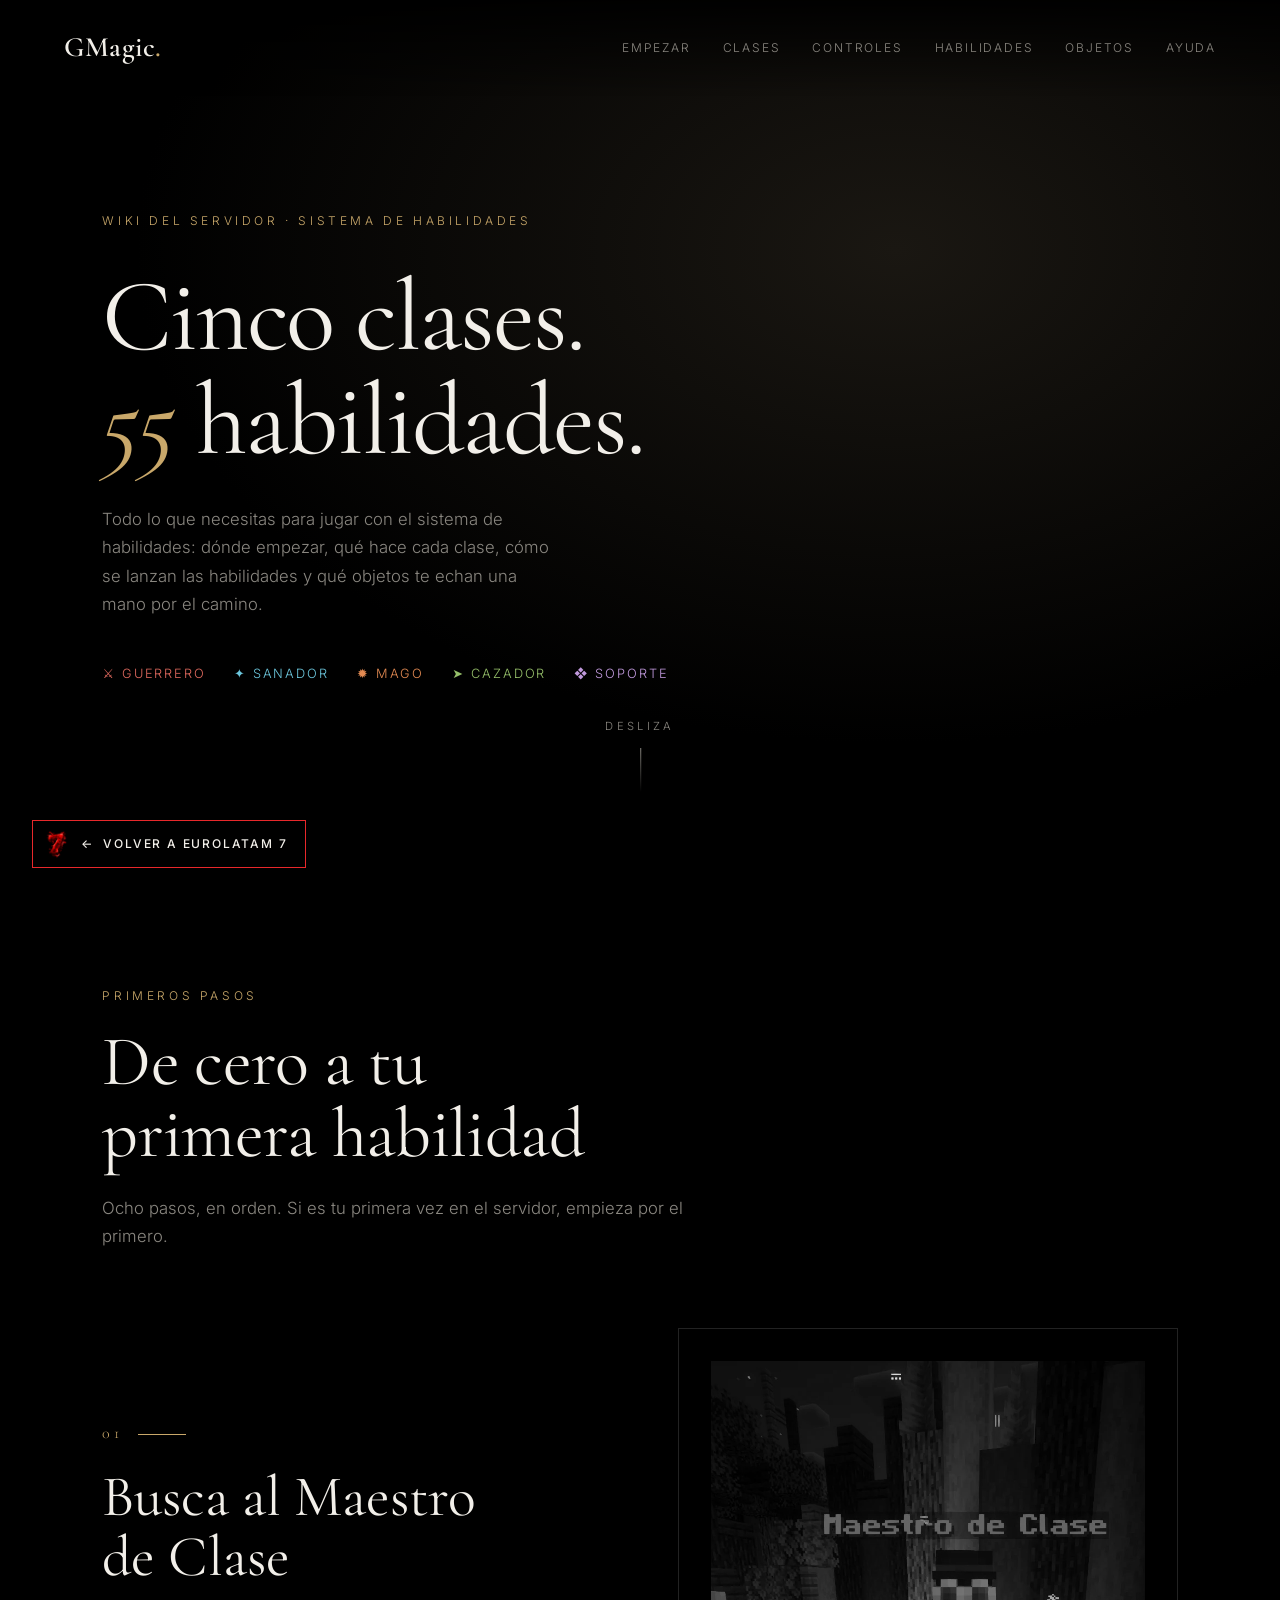
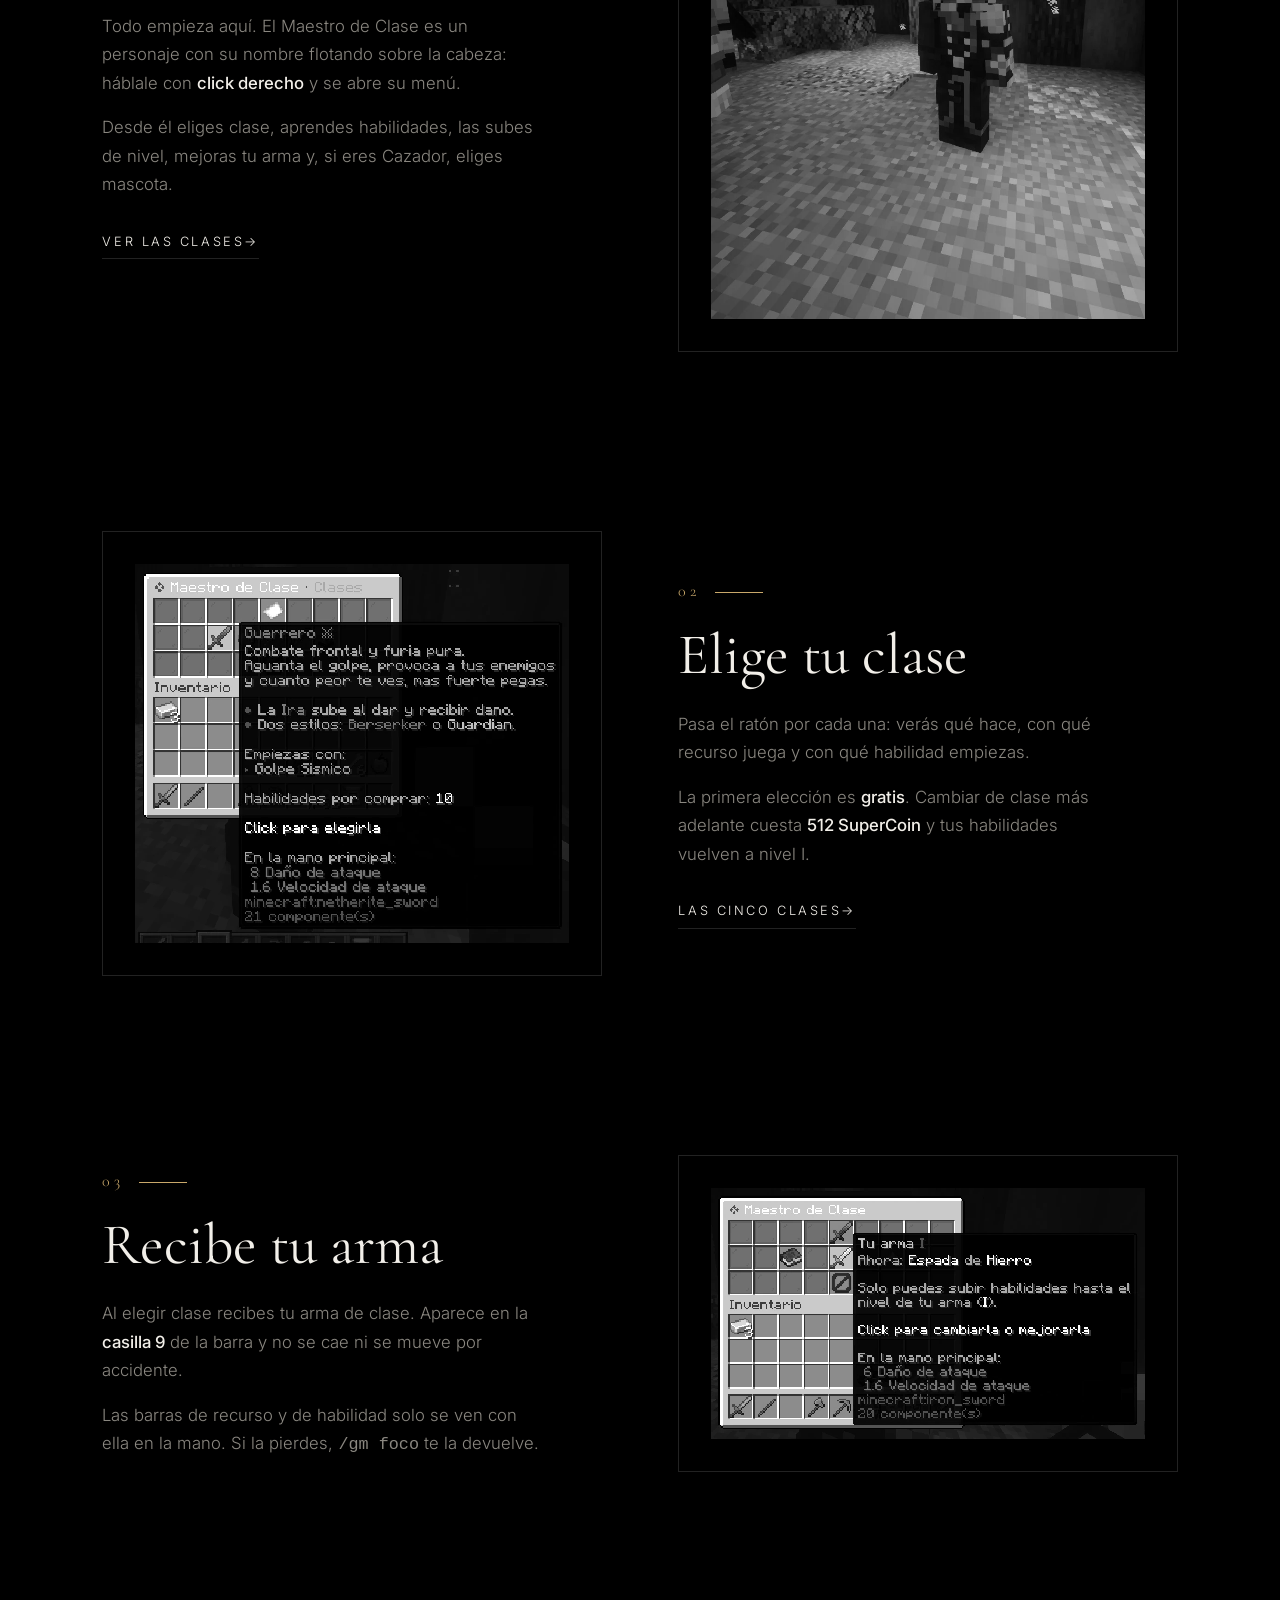
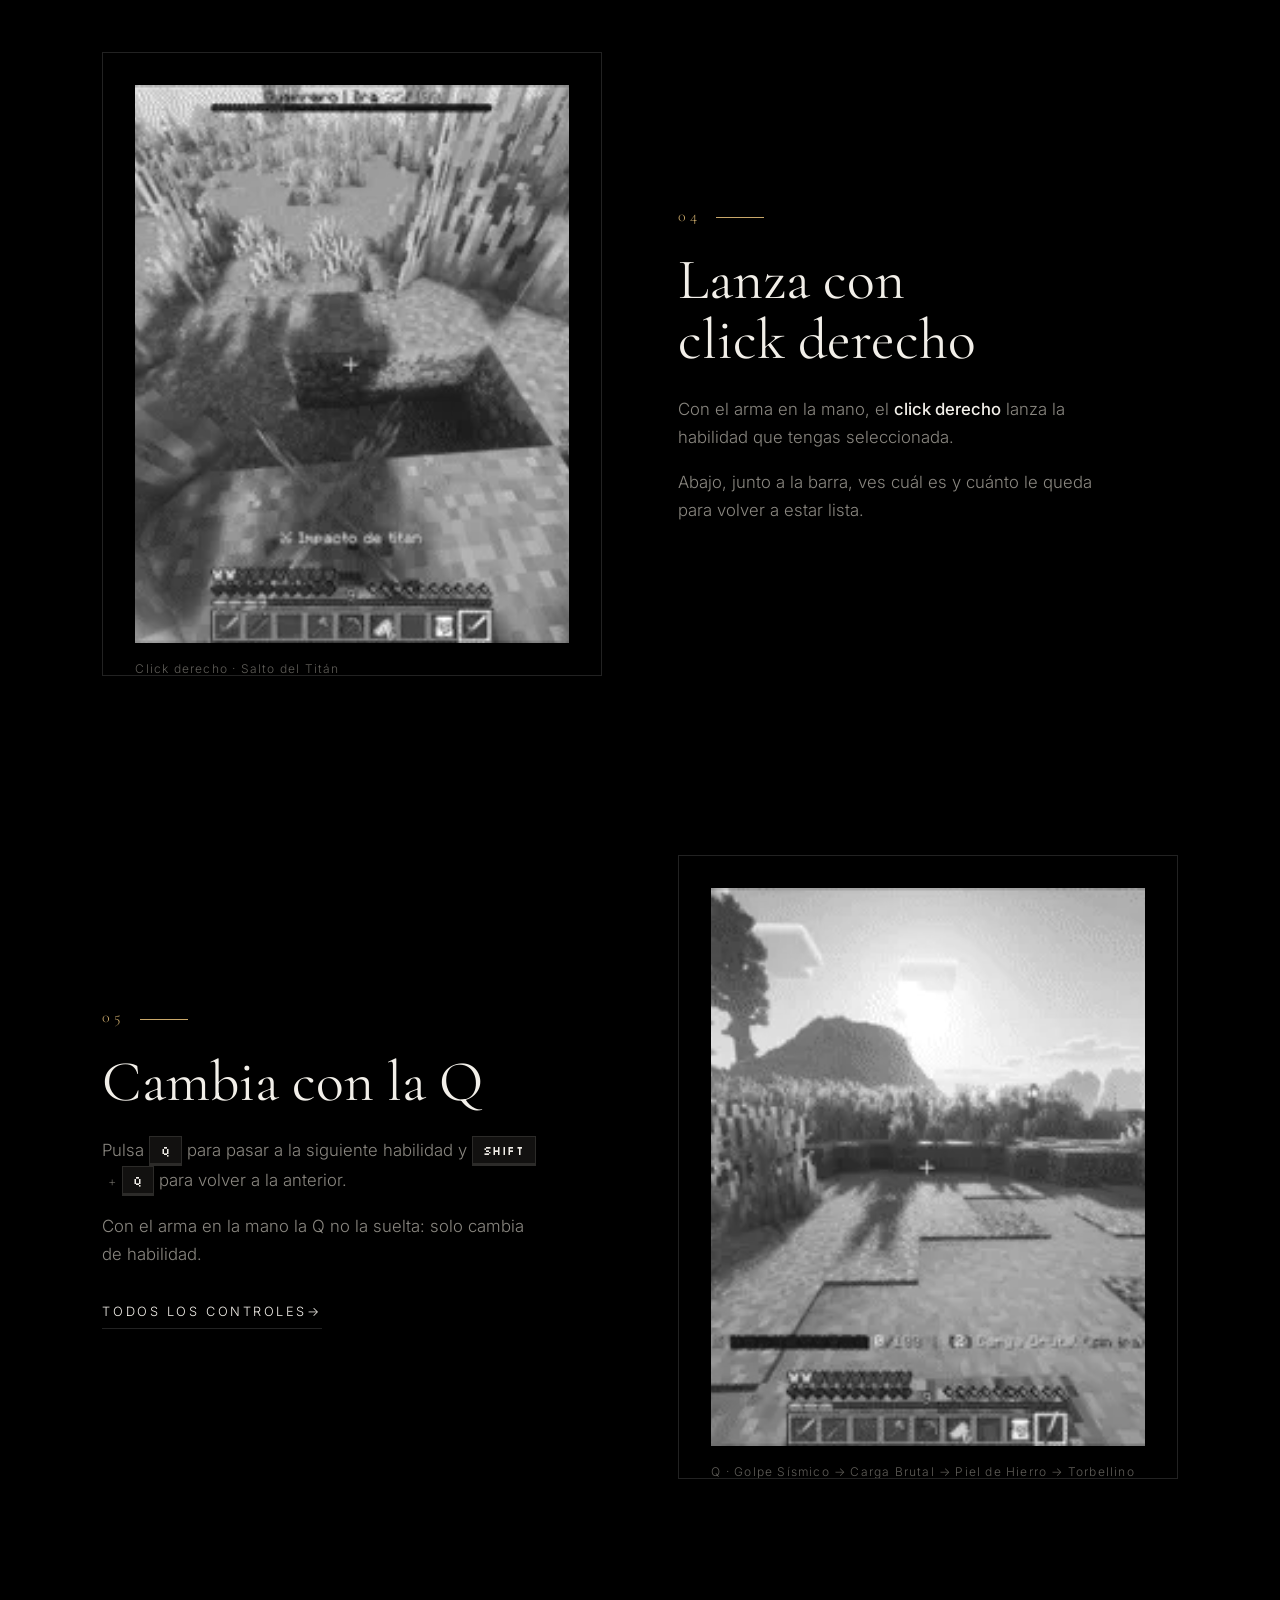
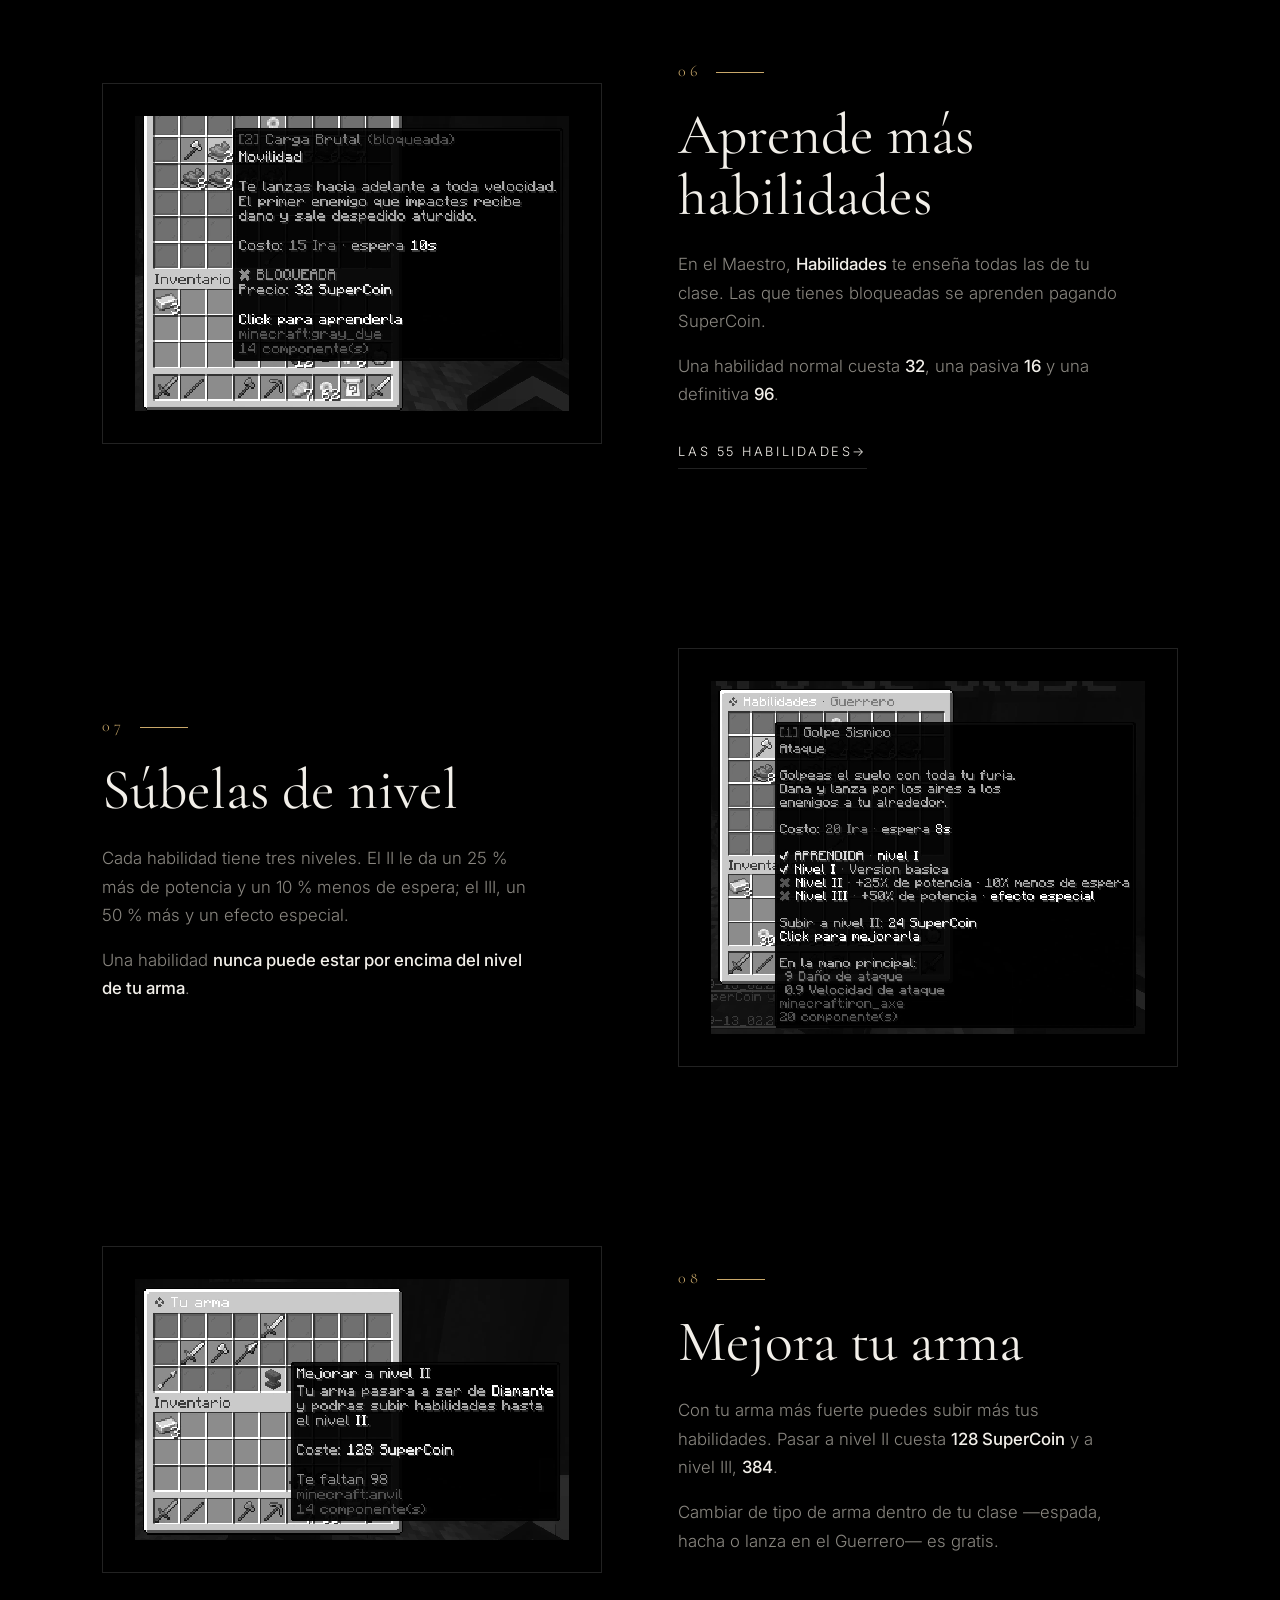
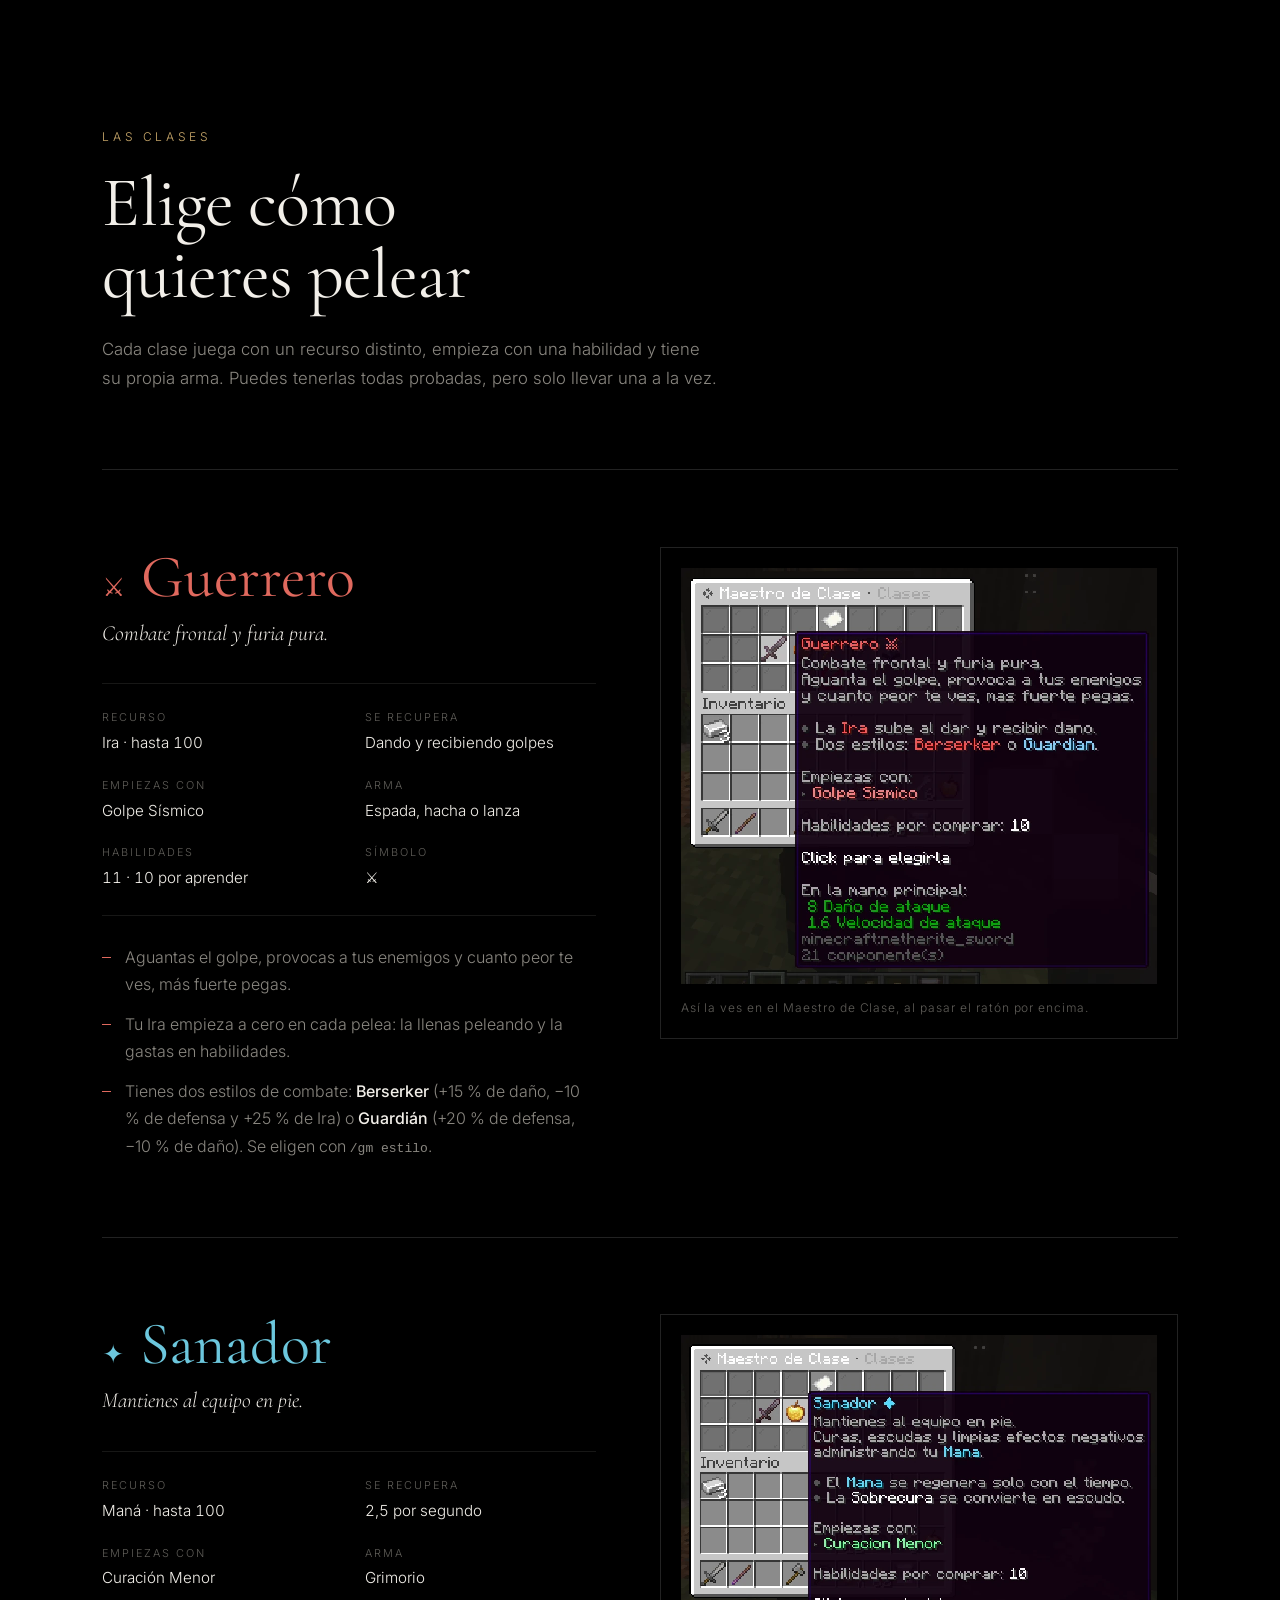
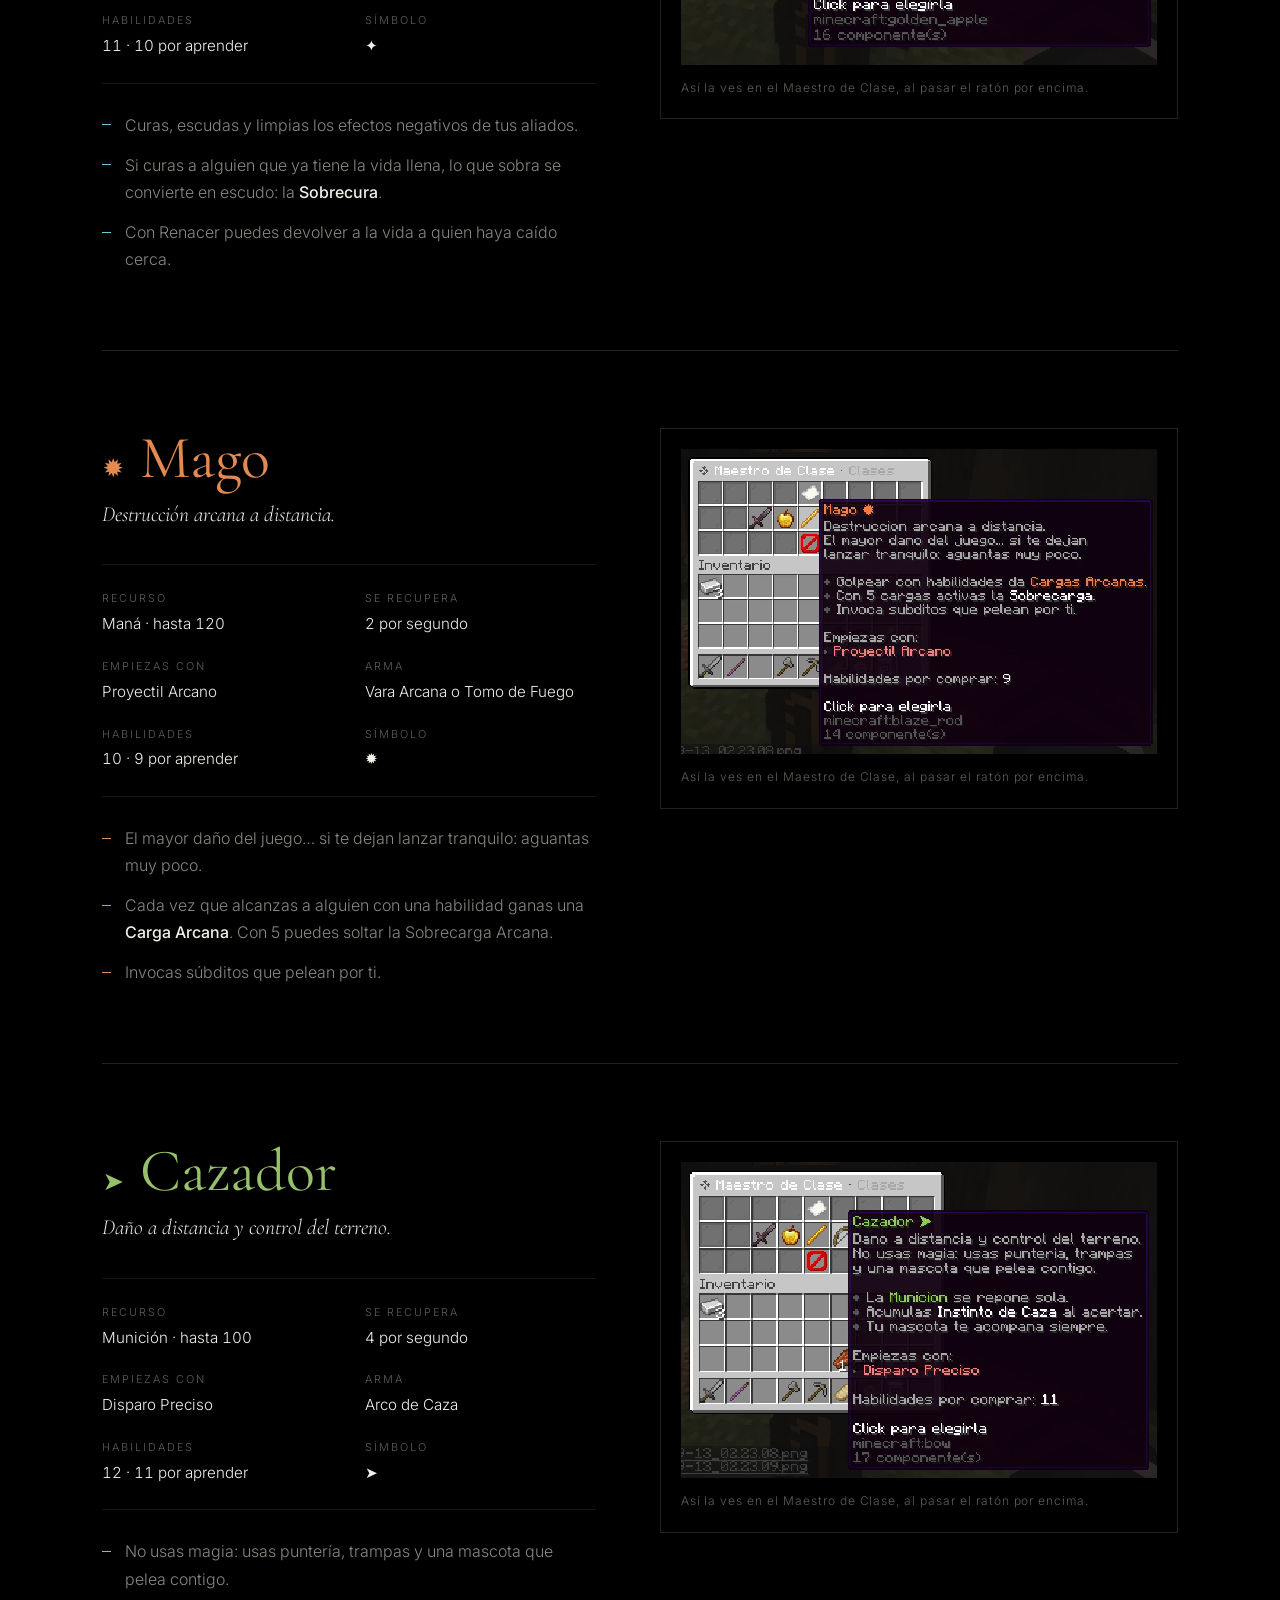
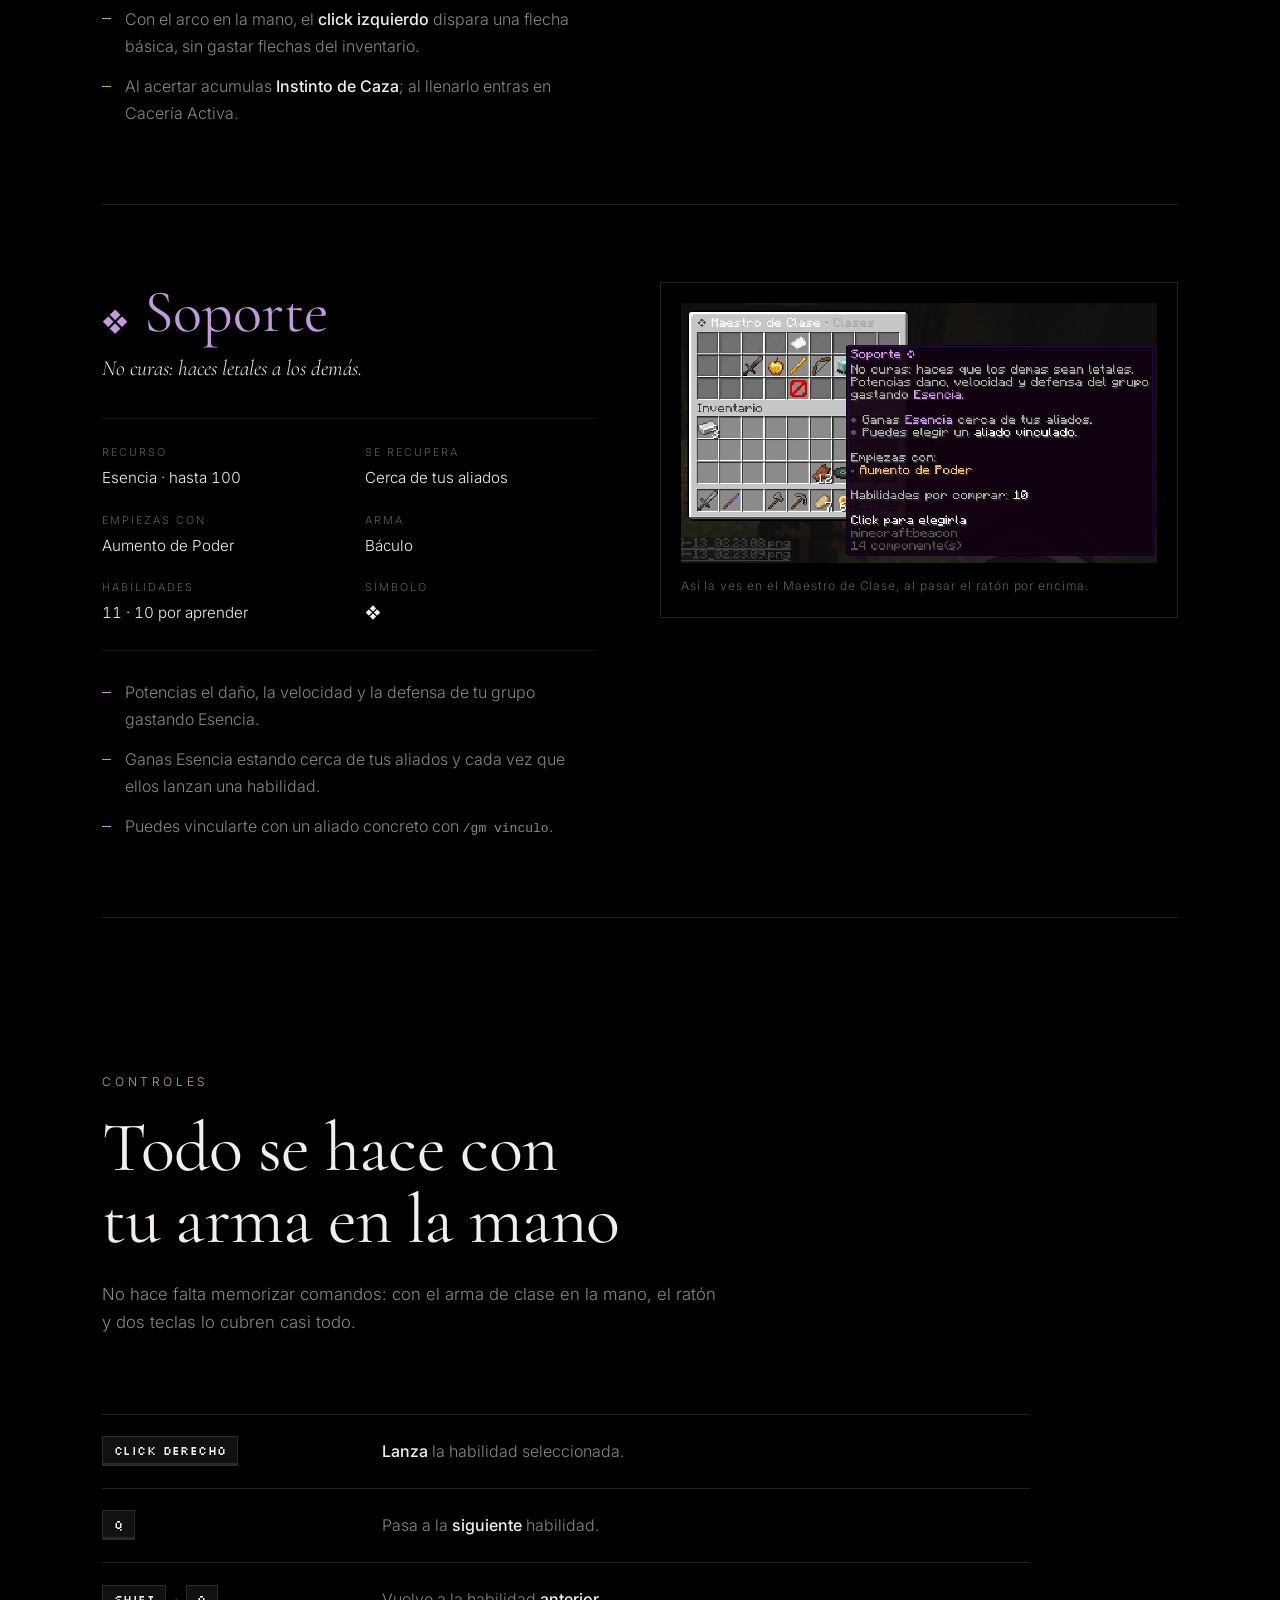
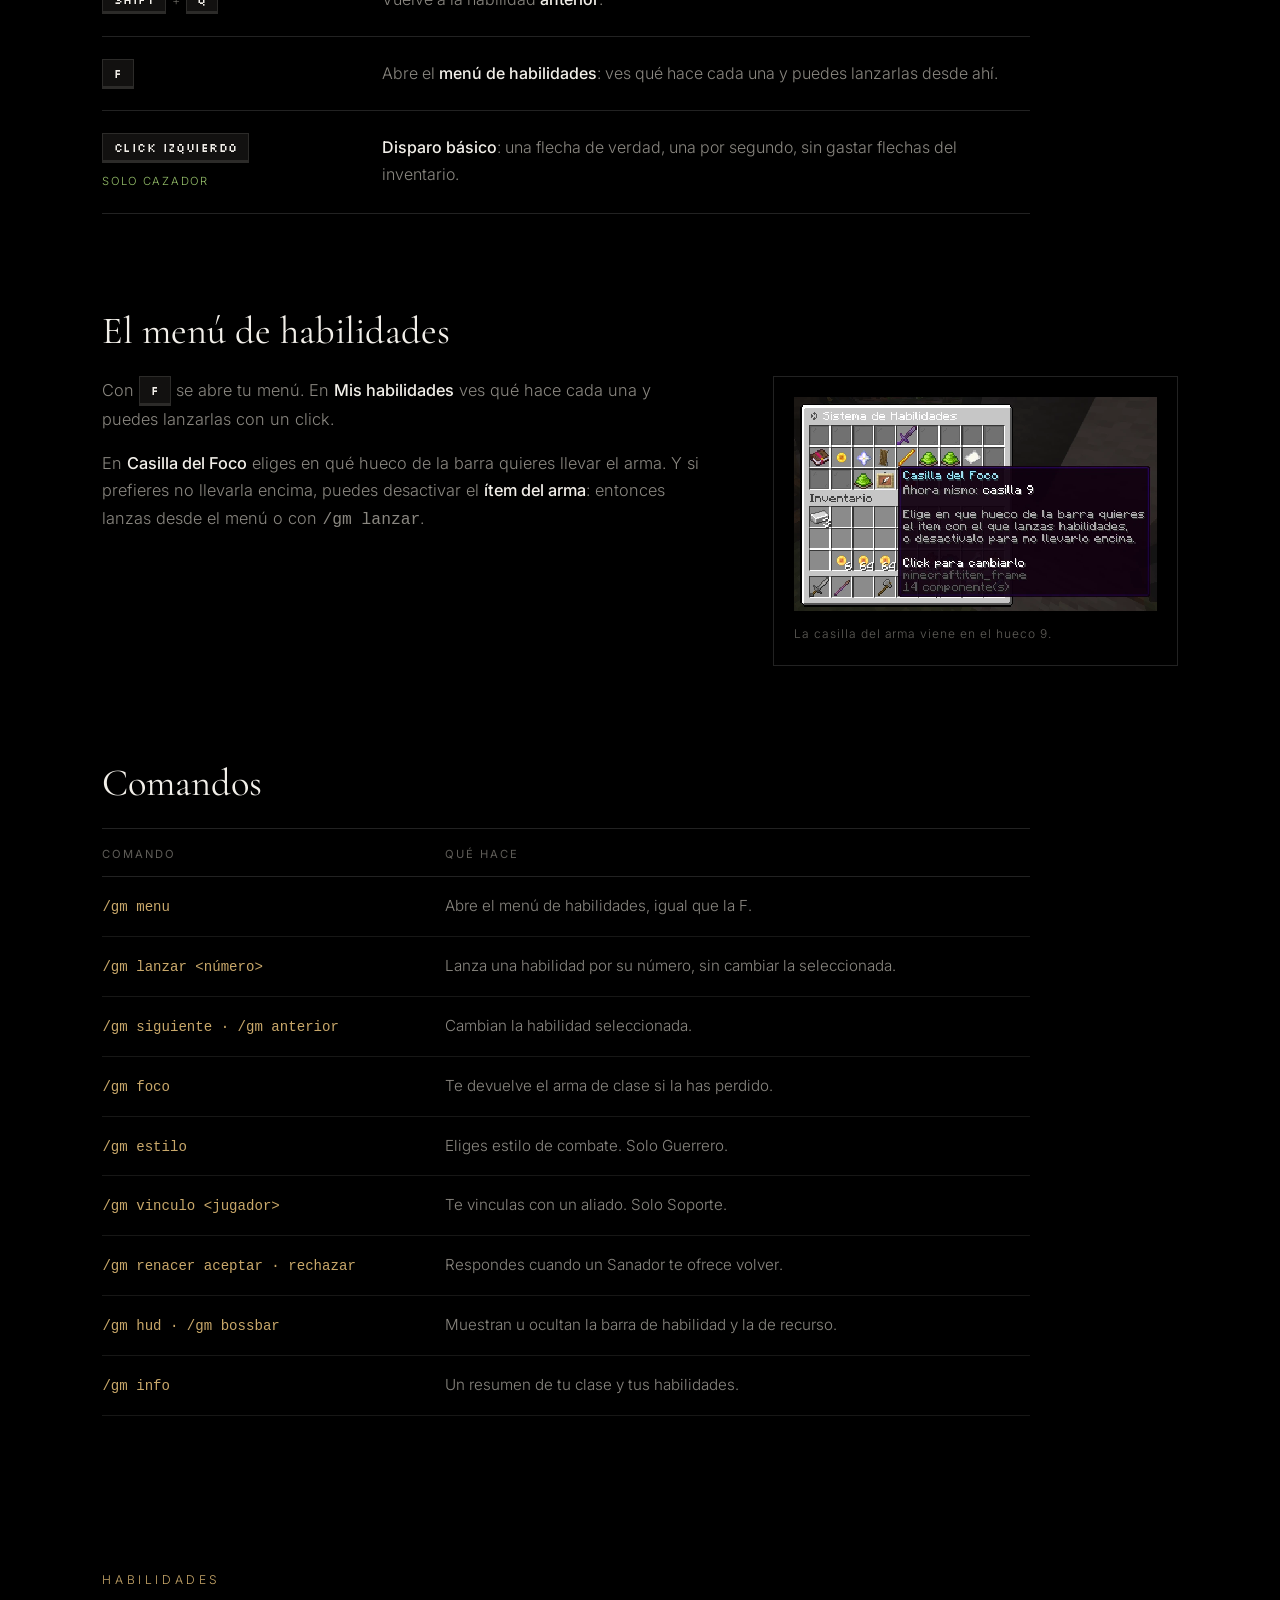
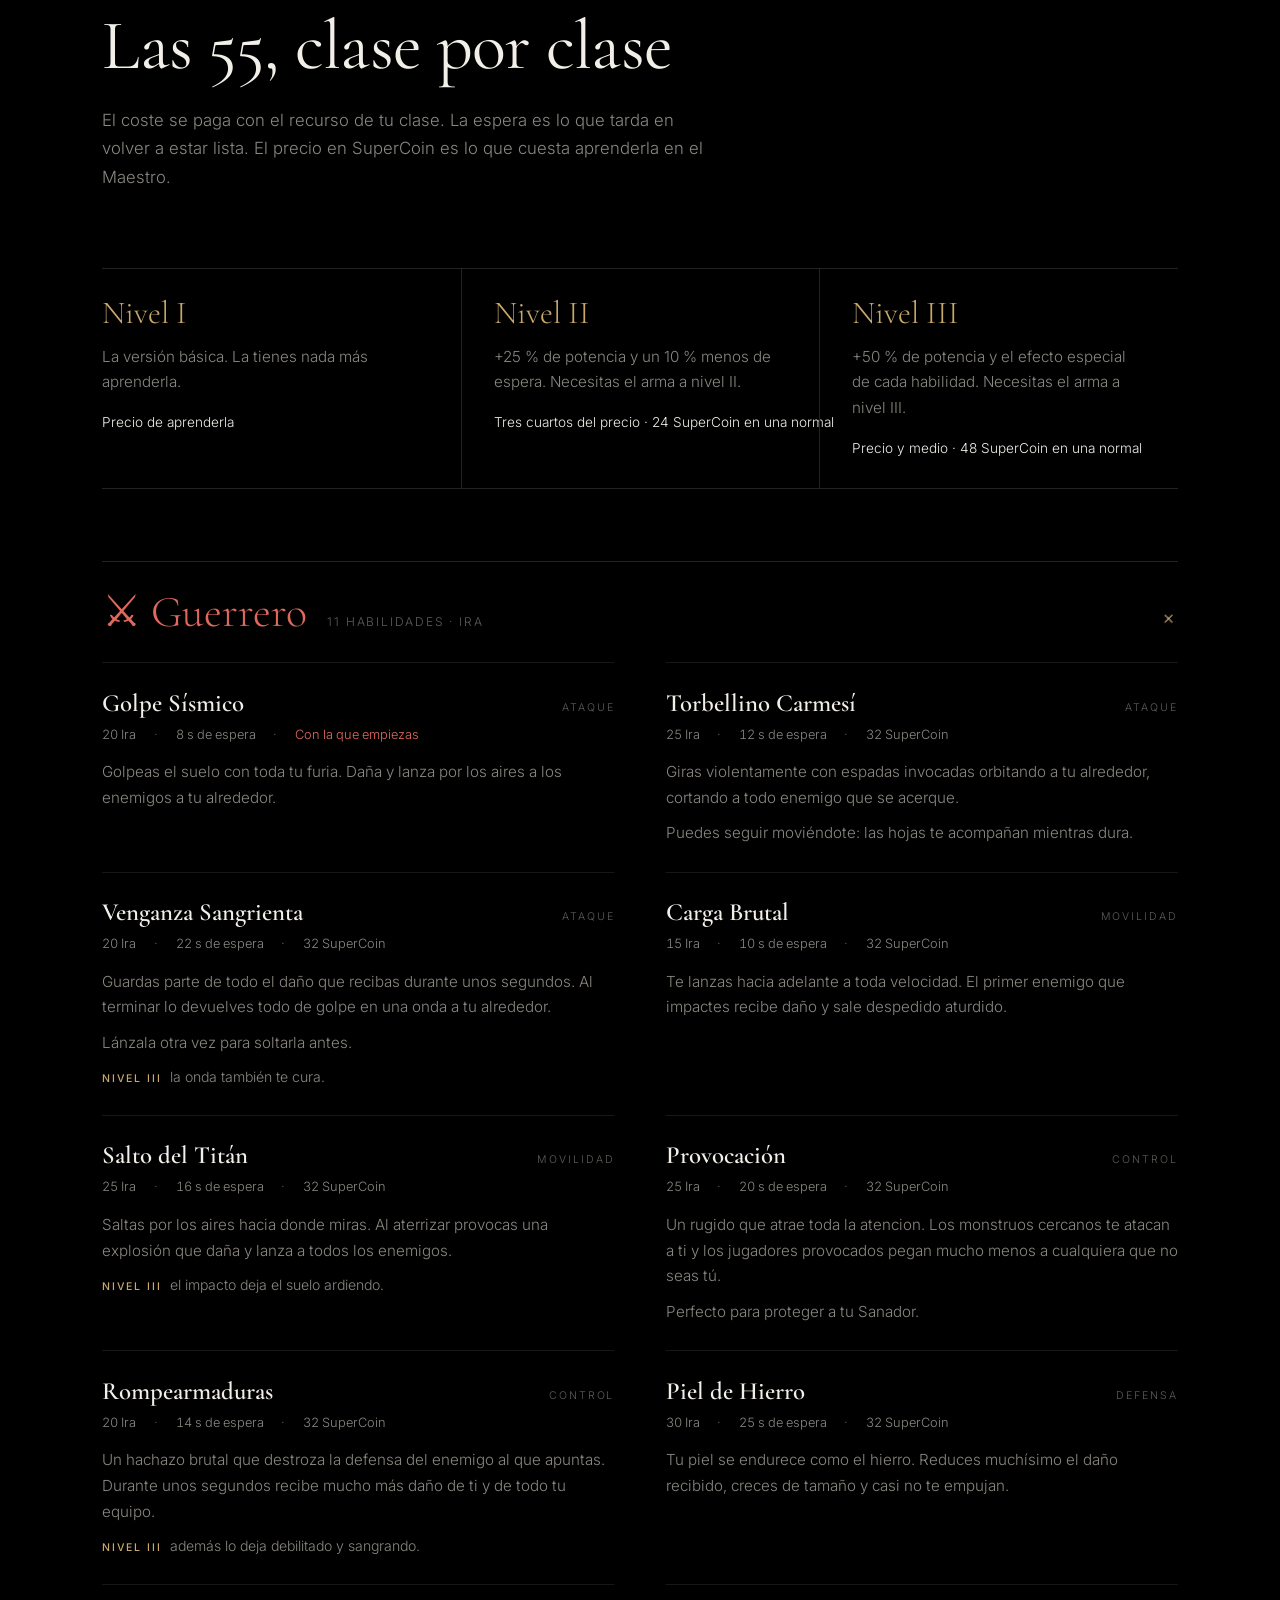
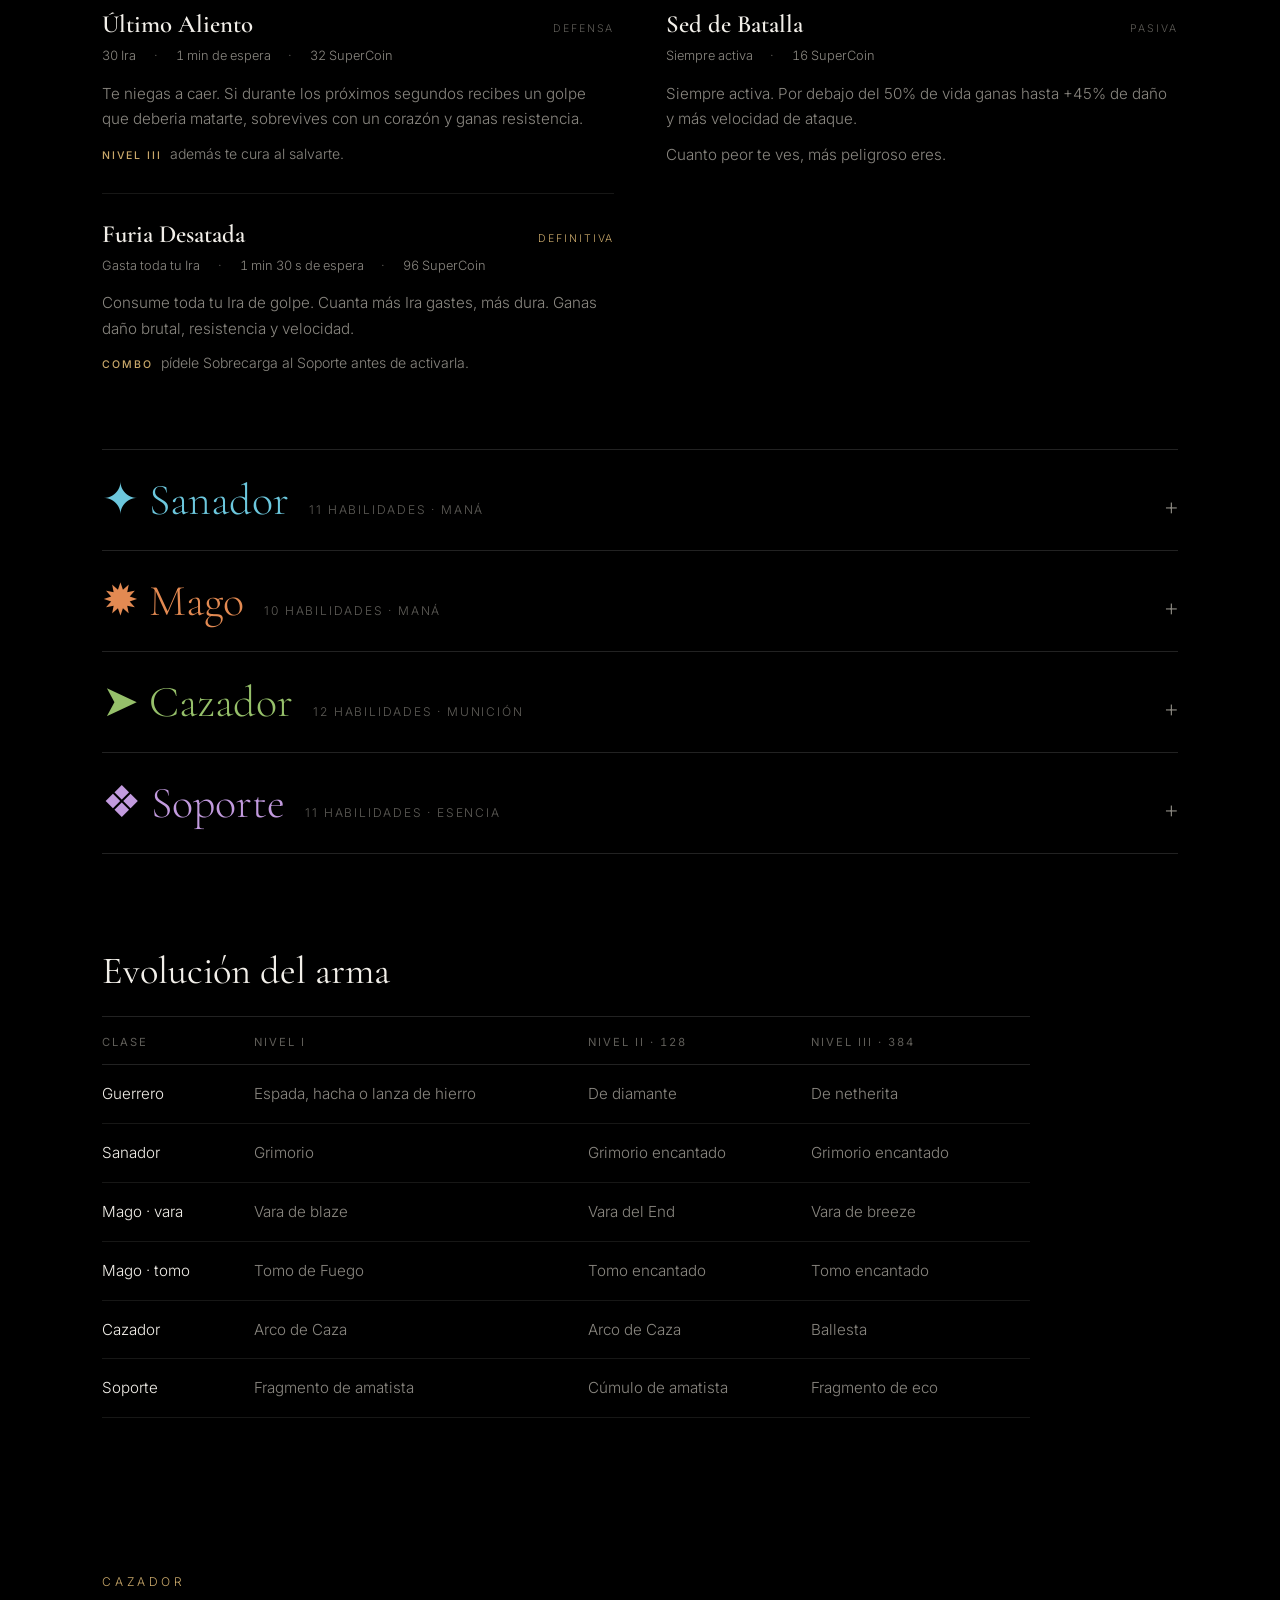
<file: wikis/magia/index.html>
<!DOCTYPE html>
<html lang="es">
<head>
  <meta charset="UTF-8">
  <meta name="viewport" content="width=device-width, initial-scale=1.0">
  <title>Wiki de GMagic</title>
  <meta name="description" content="Guía para jugadores del sistema de clases y habilidades del servidor.">
  <link rel="preconnect" href="https://fonts.googleapis.com">
  <link rel="preconnect" href="https://fonts.gstatic.com" crossorigin>
  <link href="https://fonts.googleapis.com/css2?family=Cormorant+Garamond:ital,wght@0,400;0,600;1,400&family=Inter:wght@300;400;500&family=Silkscreen&display=swap" rel="stylesheet">
  <link rel="stylesheet" href="styles.css">
  <link rel="icon" type="image/png" href="../../img/icono.png">
  <link rel="stylesheet" href="../../volver.css">
</head>
<body>

  <a href="../../index.html" class="volver-home" aria-label="Volver a la página principal de EuroLatam 7"><img src="../../img/icono.png" alt="" width="64" height="64"><span aria-hidden="true">←</span><span class="volver-text">Volver a EuroLatam 7</span></a>


  <div class="progress" aria-hidden="true"></div>

  <header class="nav">
    <a href="#top" class="logo">GMagic<span>.</span></a>
    <nav aria-label="Secciones">
      <a href="#empezar">Empezar</a>
      <a href="#clases">Clases</a>
      <a href="#controles">Controles</a>
      <a href="#habilidades">Habilidades</a>
      <a href="#objetos">Objetos</a>
      <a href="#ayuda">Ayuda</a>
    </nav>
  </header>

  <!-- PORTADA -->
  <section class="hero" id="top">
    <p class="eyebrow">Wiki del servidor · Sistema de habilidades</p>
    <h1>Cinco clases. <em>55</em> habilidades.</h1>
    <p class="hero-text">
      Todo lo que necesitas para jugar con el sistema de habilidades: dónde empezar, qué hace cada
      clase, cómo se lanzan las habilidades y qué objetos te echan una mano por el camino.
    </p>
    <nav class="hero-classes" aria-label="Clases"><a href="#clase-guerrero" style="--c: var(--guerrero)">⚔ Guerrero</a><a href="#clase-sanador" style="--c: var(--sanador)">✦ Sanador</a><a href="#clase-mago" style="--c: var(--mago)">✹ Mago</a><a href="#clase-cazador" style="--c: var(--cazador)">➤ Cazador</a><a href="#clase-soporte" style="--c: var(--soporte)">❖ Soporte</a></nav>
    <span class="scroll-hint" aria-hidden="true">Desliza</span>
  </section>

  <!-- PRIMEROS PASOS -->
  <section class="section" id="empezar">
    <div class="section-head">
      <span class="kicker">Primeros pasos</span>
      <h2>De cero a tu primera habilidad</h2>
      <p>Ocho pasos, en orden. Si es tu primera vez en el servidor, empieza por el primero.</p>
    </div>
  </section>
  <main class="blocks">
    <article class="block"><div class="block-text"><span class="number">01</span><h2>Busca al Maestro de Clase</h2><p>Todo empieza aquí. El Maestro de Clase es un personaje con su nombre flotando sobre la cabeza: háblale con <strong>click derecho</strong> y se abre su menú.</p><p>Desde él eliges clase, aprendes habilidades, las subes de nivel, mejoras tu arma y, si eres Cazador, eliges mascota.</p><a href="#clases" class="link">Ver las clases</a></div><figure class="block-image block-image--cover"><img src="img/maestro.webp" alt="El Maestro de Clase en el mundo" loading="lazy"></figure></article><article class="block block--reverse"><div class="block-text"><span class="number">02</span><h2>Elige tu clase</h2><p>Pasa el ratón por cada una: verás qué hace, con qué recurso juega y con qué habilidad empiezas.</p><p>La primera elección es <strong>gratis</strong>. Cambiar de clase más adelante cuesta <strong>512 SuperCoin</strong> y tus habilidades vuelven a nivel I.</p><a href="#clases" class="link">Las cinco clases</a></div><figure class="block-image block-image--shot"><img src="img/clase-guerrero.webp" alt="Elegir clase en el Maestro" loading="lazy"></figure></article><article class="block"><div class="block-text"><span class="number">03</span><h2>Recibe tu arma</h2><p>Al elegir clase recibes tu arma de clase. Aparece en la <strong>casilla 9</strong> de la barra y no se cae ni se mueve por accidente.</p><p>Las barras de recurso y de habilidad solo se ven con ella en la mano. Si la pierdes, <code>/gm foco</code> te la devuelve.</p></div><figure class="block-image block-image--shot"><img src="img/arma-nivel-1.webp" alt="Tu arma de clase en el Maestro" loading="lazy"></figure></article><article class="block block--reverse"><div class="block-text"><span class="number">04</span><h2>Lanza con click derecho</h2><p>Con el arma en la mano, el <strong>click derecho</strong> lanza la habilidad que tengas seleccionada.</p><p>Abajo, junto a la barra, ves cuál es y cuánto le queda para volver a estar lista.</p></div><figure class="block-image block-image--clip"><img src="img/cast.webp" alt="Un Guerrero lanza Salto del Titán con click derecho" loading="lazy"><figcaption>Click derecho · Salto del Titán</figcaption></figure></article><article class="block"><div class="block-text"><span class="number">05</span><h2>Cambia con la Q</h2><p>Pulsa <kbd>Q</kbd> para pasar a la siguiente habilidad y <kbd>Shift</kbd><span class="plus">+</span><kbd>Q</kbd> para volver a la anterior.</p><p>Con el arma en la mano la Q no la suelta: solo cambia de habilidad.</p><a href="#controles" class="link">Todos los controles</a></div><figure class="block-image block-image--clip"><img src="img/q.webp" alt="Cambiando de habilidad con la tecla Q" loading="lazy"><figcaption>Q · Golpe Sísmico → Carga Brutal → Piel de Hierro → Torbellino Carmesí</figcaption></figure></article><article class="block block--reverse"><div class="block-text"><span class="number">06</span><h2>Aprende más habilidades</h2><p>En el Maestro, <strong>Habilidades</strong> te enseña todas las de tu clase. Las que tienes bloqueadas se aprenden pagando SuperCoin.</p><p>Una habilidad normal cuesta <strong>32</strong>, una pasiva <strong>16</strong> y una definitiva <strong>96</strong>.</p><a href="#habilidades" class="link">Las 55 habilidades</a></div><figure class="block-image block-image--shot"><img src="img/habilidad-bloqueada.webp" alt="Carga Brutal bloqueada, con su precio" loading="lazy"></figure></article><article class="block"><div class="block-text"><span class="number">07</span><h2>Súbelas de nivel</h2><p>Cada habilidad tiene tres niveles. El II le da un 25 % más de potencia y un 10 % menos de espera; el III, un 50 % más y un efecto especial.</p><p>Una habilidad <strong>nunca puede estar por encima del nivel de tu arma</strong>.</p></div><figure class="block-image block-image--shot"><img src="img/nivel-subir.webp" alt="Golpe Sísmico aprendida, lista para subir a nivel II" loading="lazy"></figure></article><article class="block block--reverse"><div class="block-text"><span class="number">08</span><h2>Mejora tu arma</h2><p>Con tu arma más fuerte puedes subir más tus habilidades. Pasar a nivel II cuesta <strong>128 SuperCoin</strong> y a nivel III, <strong>384</strong>.</p><p>Cambiar de tipo de arma dentro de tu clase —espada, hacha o lanza en el Guerrero— es gratis.</p></div><figure class="block-image block-image--shot"><img src="img/arma-mejorar-2.webp" alt="Mejorar el arma a nivel II" loading="lazy"></figure></article>
  </main>

  <!-- CLASES -->
  <section class="section" id="clases">
    <div class="section-head">
      <span class="kicker">Las clases</span>
      <h2>Elige cómo quieres pelear</h2>
      <p>
        Cada clase juega con un recurso distinto, empieza con una habilidad y tiene su propia arma.
        Puedes tenerlas todas probadas, pero solo llevar una a la vez.
      </p>
    </div>
    <div class="clases"><article class="clase" id="clase-guerrero" style="--c: var(--guerrero)"><div><div class="clase-id"><span class="clase-simbolo" aria-hidden="true">⚔</span><h3>Guerrero</h3></div><p class="clase-rol">Combate frontal y furia pura.</p><dl class="datos"><div><dt>Recurso</dt><dd>Ira · hasta 100</dd></div><div><dt>Se recupera</dt><dd>Dando y recibiendo golpes</dd></div><div><dt>Empiezas con</dt><dd>Golpe Sísmico</dd></div><div><dt>Arma</dt><dd>Espada, hacha o lanza</dd></div><div><dt>Habilidades</dt><dd>11 · 10 por aprender</dd></div><div><dt>Símbolo</dt><dd>⚔</dd></div></dl><ul class="puntos"><li>Aguantas el golpe, provocas a tus enemigos y cuanto peor te ves, más fuerte pegas.</li><li>Tu Ira empieza a cero en cada pelea: la llenas peleando y la gastas en habilidades.</li><li>Tienes dos estilos de combate: <strong>Berserker</strong> (+15 % de daño, −10 % de defensa y +25 % de Ira) o <strong>Guardián</strong> (+20 % de defensa, −10 % de daño). Se eligen con <code>/gm estilo</code>.</li></ul></div><figure class="captura"><img src="img/clase-guerrero.webp" alt="Descripción del Guerrero en el menú del Maestro de Clase" loading="lazy"><figcaption>Así la ves en el Maestro de Clase, al pasar el ratón por encima.</figcaption></figure></article><article class="clase" id="clase-sanador" style="--c: var(--sanador)"><div><div class="clase-id"><span class="clase-simbolo" aria-hidden="true">✦</span><h3>Sanador</h3></div><p class="clase-rol">Mantienes al equipo en pie.</p><dl class="datos"><div><dt>Recurso</dt><dd>Maná · hasta 100</dd></div><div><dt>Se recupera</dt><dd>2,5 por segundo</dd></div><div><dt>Empiezas con</dt><dd>Curación Menor</dd></div><div><dt>Arma</dt><dd>Grimorio</dd></div><div><dt>Habilidades</dt><dd>11 · 10 por aprender</dd></div><div><dt>Símbolo</dt><dd>✦</dd></div></dl><ul class="puntos"><li>Curas, escudas y limpias los efectos negativos de tus aliados.</li><li>Si curas a alguien que ya tiene la vida llena, lo que sobra se convierte en escudo: la <strong>Sobrecura</strong>.</li><li>Con Renacer puedes devolver a la vida a quien haya caído cerca.</li></ul></div><figure class="captura"><img src="img/clase-sanador.webp" alt="Descripción del Sanador en el menú del Maestro de Clase" loading="lazy"><figcaption>Así la ves en el Maestro de Clase, al pasar el ratón por encima.</figcaption></figure></article><article class="clase" id="clase-mago" style="--c: var(--mago)"><div><div class="clase-id"><span class="clase-simbolo" aria-hidden="true">✹</span><h3>Mago</h3></div><p class="clase-rol">Destrucción arcana a distancia.</p><dl class="datos"><div><dt>Recurso</dt><dd>Maná · hasta 120</dd></div><div><dt>Se recupera</dt><dd>2 por segundo</dd></div><div><dt>Empiezas con</dt><dd>Proyectil Arcano</dd></div><div><dt>Arma</dt><dd>Vara Arcana o Tomo de Fuego</dd></div><div><dt>Habilidades</dt><dd>10 · 9 por aprender</dd></div><div><dt>Símbolo</dt><dd>✹</dd></div></dl><ul class="puntos"><li>El mayor daño del juego… si te dejan lanzar tranquilo: aguantas muy poco.</li><li>Cada vez que alcanzas a alguien con una habilidad ganas una <strong>Carga Arcana</strong>. Con 5 puedes soltar la Sobrecarga Arcana.</li><li>Invocas súbditos que pelean por ti.</li></ul></div><figure class="captura"><img src="img/clase-mago.webp" alt="Descripción del Mago en el menú del Maestro de Clase" loading="lazy"><figcaption>Así la ves en el Maestro de Clase, al pasar el ratón por encima.</figcaption></figure></article><article class="clase" id="clase-cazador" style="--c: var(--cazador)"><div><div class="clase-id"><span class="clase-simbolo" aria-hidden="true">➤</span><h3>Cazador</h3></div><p class="clase-rol">Daño a distancia y control del terreno.</p><dl class="datos"><div><dt>Recurso</dt><dd>Munición · hasta 100</dd></div><div><dt>Se recupera</dt><dd>4 por segundo</dd></div><div><dt>Empiezas con</dt><dd>Disparo Preciso</dd></div><div><dt>Arma</dt><dd>Arco de Caza</dd></div><div><dt>Habilidades</dt><dd>12 · 11 por aprender</dd></div><div><dt>Símbolo</dt><dd>➤</dd></div></dl><ul class="puntos"><li>No usas magia: usas puntería, trampas y una mascota que pelea contigo.</li><li>Con el arco en la mano, el <strong>click izquierdo</strong> dispara una flecha básica, sin gastar flechas del inventario.</li><li>Al acertar acumulas <strong>Instinto de Caza</strong>; al llenarlo entras en Cacería Activa.</li></ul></div><figure class="captura"><img src="img/clase-cazador.webp" alt="Descripción del Cazador en el menú del Maestro de Clase" loading="lazy"><figcaption>Así la ves en el Maestro de Clase, al pasar el ratón por encima.</figcaption></figure></article><article class="clase" id="clase-soporte" style="--c: var(--soporte)"><div><div class="clase-id"><span class="clase-simbolo" aria-hidden="true">❖</span><h3>Soporte</h3></div><p class="clase-rol">No curas: haces letales a los demás.</p><dl class="datos"><div><dt>Recurso</dt><dd>Esencia · hasta 100</dd></div><div><dt>Se recupera</dt><dd>Cerca de tus aliados</dd></div><div><dt>Empiezas con</dt><dd>Aumento de Poder</dd></div><div><dt>Arma</dt><dd>Báculo</dd></div><div><dt>Habilidades</dt><dd>11 · 10 por aprender</dd></div><div><dt>Símbolo</dt><dd>❖</dd></div></dl><ul class="puntos"><li>Potencias el daño, la velocidad y la defensa de tu grupo gastando Esencia.</li><li>Ganas Esencia estando cerca de tus aliados y cada vez que ellos lanzan una habilidad.</li><li>Puedes vincularte con un aliado concreto con <code>/gm vinculo</code>.</li></ul></div><figure class="captura"><img src="img/clase-soporte.webp" alt="Descripción del Soporte en el menú del Maestro de Clase" loading="lazy"><figcaption>Así la ves en el Maestro de Clase, al pasar el ratón por encima.</figcaption></figure></article></div>
  </section>

  <!-- CONTROLES -->
  <section class="section" id="controles">
    <div class="section-head">
      <span class="kicker">Controles</span>
      <h2>Todo se hace con tu arma en la mano</h2>
      <p>
        No hace falta memorizar comandos: con el arma de clase en la mano, el ratón y dos teclas lo
        cubren casi todo.
      </p>
    </div>
    <div class="controles"><div class="control"><div><kbd>Click derecho</kbd></div><p><strong>Lanza</strong> la habilidad seleccionada.</p></div><div class="control"><div><kbd>Q</kbd></div><p>Pasa a la <strong>siguiente</strong> habilidad.</p></div><div class="control"><div><kbd>Shift</kbd><span class="plus">+</span><kbd>Q</kbd></div><p>Vuelve a la habilidad <strong>anterior</strong>.</p></div><div class="control"><div><kbd>F</kbd></div><p>Abre el <strong>menú de habilidades</strong>: ves qué hace cada una y puedes lanzarlas desde ahí.</p></div><div class="control"><div><kbd>Click izquierdo</kbd><span class=control-tag>Solo Cazador</span></div><p><strong>Disparo básico</strong>: una flecha de verdad, una por segundo, sin gastar flechas del inventario.</p></div></div>

    <h3 class="sub">El menú de habilidades</h3>
    <div class="dos-col">
      <div class="prose">
        <p>
          Con <kbd>F</kbd> se abre tu menú. En <strong>Mis habilidades</strong> ves qué hace cada una y
          puedes lanzarlas con un click.
        </p>
        <p>
          En <strong>Casilla del Foco</strong> eliges en qué hueco de la barra quieres llevar el arma.
          Y si prefieres no llevarla encima, puedes desactivar el <strong>ítem del arma</strong>: entonces
          lanzas desde el menú o con <code>/gm lanzar</code>.
        </p>
      </div>
      <figure class="captura">
        <img src="img/menu-casilla.webp" alt="Menú de habilidades con la opción Casilla del Foco" loading="lazy">
        <figcaption>La casilla del arma viene en el hueco 9.</figcaption>
      </figure>
    </div>

    <h3 class="sub">Comandos</h3>
    <div class="tabla-wrap">
      <table class="tabla">
        <thead><tr><th>Comando</th><th>Qué hace</th></tr></thead>
        <tbody><tr><td><code>/gm menu</code></td><td>Abre el menú de habilidades, igual que la F.</td></tr><tr><td><code>/gm lanzar &lt;número&gt;</code></td><td>Lanza una habilidad por su número, sin cambiar la seleccionada.</td></tr><tr><td><code>/gm siguiente · /gm anterior</code></td><td>Cambian la habilidad seleccionada.</td></tr><tr><td><code>/gm foco</code></td><td>Te devuelve el arma de clase si la has perdido.</td></tr><tr><td><code>/gm estilo</code></td><td>Eliges estilo de combate. Solo Guerrero.</td></tr><tr><td><code>/gm vinculo &lt;jugador&gt;</code></td><td>Te vinculas con un aliado. Solo Soporte.</td></tr><tr><td><code>/gm renacer aceptar · rechazar</code></td><td>Respondes cuando un Sanador te ofrece volver.</td></tr><tr><td><code>/gm hud · /gm bossbar</code></td><td>Muestran u ocultan la barra de habilidad y la de recurso.</td></tr><tr><td><code>/gm info</code></td><td>Un resumen de tu clase y tus habilidades.</td></tr></tbody>
      </table>
    </div>
  </section>

  <!-- HABILIDADES -->
  <section class="section" id="habilidades">
    <div class="section-head">
      <span class="kicker">Habilidades</span>
      <h2>Las 55, clase por clase</h2>
      <p>
        El coste se paga con el recurso de tu clase. La espera es lo que tarda en volver a estar lista.
        El precio en SuperCoin es lo que cuesta aprenderla en el Maestro.
      </p>
    </div>

    <div class="niveles">
      <div class="nivel">
        <span class="nivel-nombre">Nivel I</span>
        <p>La versión básica. La tienes nada más aprenderla.</p>
        <span class="num">Precio de aprenderla</span>
      </div>
      <div class="nivel">
        <span class="nivel-nombre">Nivel II</span>
        <p>+25 % de potencia y un 10 % menos de espera. Necesitas el arma a nivel II.</p>
        <span class="num">Tres cuartos del precio · 24 SuperCoin en una normal</span>
      </div>
      <div class="nivel">
        <span class="nivel-nombre">Nivel III</span>
        <p>+50 % de potencia y el efecto especial de cada habilidad. Necesitas el arma a nivel III.</p>
        <span class="num">Precio y medio · 48 SuperCoin en una normal</span>
      </div>
    </div>

    <details class="grupo" style="--c: var(--guerrero)" open><summary><span class="grupo-nombre">⚔ Guerrero</span><span class="grupo-meta">11 habilidades · Ira</span><span class="grupo-signo" aria-hidden="true">+</span></summary><ul class="habilidades"><li class="habilidad"><div class="hab-cabeza"><h4>Golpe Sísmico</h4><span class="hab-tipo">Ataque</span></div><p class="hab-datos"><span>20 Ira</span><span>8 s de espera</span><span class="inicial">Con la que empiezas</span></p><div class="hab-texto"><p>Golpeas el suelo con toda tu furia. Daña y lanza por los aires a los enemigos a tu alrededor.</p></div></li><li class="habilidad"><div class="hab-cabeza"><h4>Torbellino Carmesí</h4><span class="hab-tipo">Ataque</span></div><p class="hab-datos"><span>25 Ira</span><span>12 s de espera</span><span>32 SuperCoin</span></p><div class="hab-texto"><p>Giras violentamente con espadas invocadas orbitando a tu alrededor, cortando a todo enemigo que se acerque.</p><p>Puedes seguir moviéndote: las hojas te acompañan mientras dura.</p></div></li><li class="habilidad"><div class="hab-cabeza"><h4>Venganza Sangrienta</h4><span class="hab-tipo">Ataque</span></div><p class="hab-datos"><span>20 Ira</span><span>22 s de espera</span><span>32 SuperCoin</span></p><div class="hab-texto"><p>Guardas parte de todo el daño que recibas durante unos segundos. Al terminar lo devuelves todo de golpe en una onda a tu alrededor.</p><p>Lánzala otra vez para soltarla antes.</p><p class="nota"><b>Nivel III</b>la onda también te cura.</p></div></li><li class="habilidad"><div class="hab-cabeza"><h4>Carga Brutal</h4><span class="hab-tipo">Movilidad</span></div><p class="hab-datos"><span>15 Ira</span><span>10 s de espera</span><span>32 SuperCoin</span></p><div class="hab-texto"><p>Te lanzas hacia adelante a toda velocidad. El primer enemigo que impactes recibe daño y sale despedido aturdido.</p></div></li><li class="habilidad"><div class="hab-cabeza"><h4>Salto del Titán</h4><span class="hab-tipo">Movilidad</span></div><p class="hab-datos"><span>25 Ira</span><span>16 s de espera</span><span>32 SuperCoin</span></p><div class="hab-texto"><p>Saltas por los aires hacia donde miras. Al aterrizar provocas una explosión que daña y lanza a todos los enemigos.</p><p class="nota"><b>Nivel III</b>el impacto deja el suelo ardiendo.</p></div></li><li class="habilidad"><div class="hab-cabeza"><h4>Provocación</h4><span class="hab-tipo">Control</span></div><p class="hab-datos"><span>25 Ira</span><span>20 s de espera</span><span>32 SuperCoin</span></p><div class="hab-texto"><p>Un rugido que atrae toda la atencion. Los monstruos cercanos te atacan a ti y los jugadores provocados pegan mucho menos a cualquiera que no seas tú.</p><p>Perfecto para proteger a tu Sanador.</p></div></li><li class="habilidad"><div class="hab-cabeza"><h4>Rompearmaduras</h4><span class="hab-tipo">Control</span></div><p class="hab-datos"><span>20 Ira</span><span>14 s de espera</span><span>32 SuperCoin</span></p><div class="hab-texto"><p>Un hachazo brutal que destroza la defensa del enemigo al que apuntas. Durante unos segundos recibe mucho más daño de ti y de todo tu equipo.</p><p class="nota"><b>Nivel III</b>además lo deja debilitado y sangrando.</p></div></li><li class="habilidad"><div class="hab-cabeza"><h4>Piel de Hierro</h4><span class="hab-tipo">Defensa</span></div><p class="hab-datos"><span>30 Ira</span><span>25 s de espera</span><span>32 SuperCoin</span></p><div class="hab-texto"><p>Tu piel se endurece como el hierro. Reduces muchísimo el daño recibido, creces de tamaño y casi no te empujan.</p></div></li><li class="habilidad"><div class="hab-cabeza"><h4>Último Aliento</h4><span class="hab-tipo">Defensa</span></div><p class="hab-datos"><span>30 Ira</span><span>1 min de espera</span><span>32 SuperCoin</span></p><div class="hab-texto"><p>Te niegas a caer. Si durante los próximos segundos recibes un golpe que deberia matarte, sobrevives con un corazón y ganas resistencia.</p><p class="nota"><b>Nivel III</b>además te cura al salvarte.</p></div></li><li class="habilidad"><div class="hab-cabeza"><h4>Sed de Batalla</h4><span class="hab-tipo">Pasiva</span></div><p class="hab-datos"><span>Siempre activa</span><span>16 SuperCoin</span></p><div class="hab-texto"><p>Siempre activa. Por debajo del 50% de vida ganas hasta +45% de daño y más velocidad de ataque.</p><p>Cuanto peor te ves, más peligroso eres.</p></div></li><li class="habilidad"><div class="hab-cabeza"><h4>Furia Desatada</h4><span class="hab-tipo hab-tipo--definitiva">Definitiva</span></div><p class="hab-datos"><span>Gasta toda tu Ira</span><span>1 min 30 s de espera</span><span>96 SuperCoin</span></p><div class="hab-texto"><p>Consume toda tu Ira de golpe. Cuanta más Ira gastes, más dura. Ganas daño brutal, resistencia y velocidad.</p><p class="nota"><b>Combo</b>pídele Sobrecarga al Soporte antes de activarla.</p></div></li></ul></details><details class="grupo" style="--c: var(--sanador)"><summary><span class="grupo-nombre">✦ Sanador</span><span class="grupo-meta">11 habilidades · Maná</span><span class="grupo-signo" aria-hidden="true">+</span></summary><ul class="habilidades"><li class="habilidad"><div class="hab-cabeza"><h4>Curación Menor</h4><span class="hab-tipo">Curación</span></div><p class="hab-datos"><span>15 Maná</span><span>3 s de espera</span><span class="inicial">Con la que empiezas</span></p><div class="hab-texto"><p>Restaura vida al aliado que estás mirando. Si no miras a nadie, te curas a ti mismo.</p><p>Si el objetivo está lleno de vida, la Sobrecura se vuelve escudo.</p></div></li><li class="habilidad"><div class="hab-cabeza"><h4>Círculo de Vida</h4><span class="hab-tipo">Curación</span></div><p class="hab-datos"><span>40 Maná</span><span>25 s de espera</span><span>32 SuperCoin</span></p><div class="hab-texto"><p>Dibujas un círculo sagrado en el suelo donde estás apuntando. Cura sin parar a los aliados que estén dentro durante bastante tiempo.</p><p class="nota"><b>Nivel III</b>también limpia efectos negativos.</p></div></li><li class="habilidad"><div class="hab-cabeza"><h4>Lluvia Celestial</h4><span class="hab-tipo">Curación</span></div><p class="hab-datos"><span>50 Maná</span><span>30 s de espera</span><span>32 SuperCoin</span></p><div class="hab-texto"><p>Haces caer rayos de energía sobre la zona a la que apuntas. Cada impacto cura a los aliados y daña a los enemigos que haya debajo.</p><p class="nota"><b>Nivel III</b>los enemigos alcanzados quedan lentos.</p></div></li><li class="habilidad"><div class="hab-cabeza"><h4>Luz Renovadora</h4><span class="hab-tipo">Curación</span></div><p class="hab-datos"><span>35 Maná</span><span>15 s de espera</span><span>32 SuperCoin</span></p><div class="hab-texto"><p>Creas una zona sagrada en el suelo. Todos los aliados dentro se curan poco a poco durante varios segundos.</p><p class="nota"><b>Combo</b>úsala cuando el Guerrero entre al centro de la pelea.</p></div></li><li class="habilidad"><div class="hab-cabeza"><h4>Palabra Sagrada</h4><span class="hab-tipo">Curación</span></div><p class="hab-datos"><span>30 Maná</span><span>9 s de espera</span><span>32 SuperCoin</span></p><div class="hab-texto"><p>Una plegaria inmediata sobre el aliado al que estás mirando. Cuanta menos vida le quede, mucho más le cura.</p><p class="nota"><b>Nivel III</b>si está muy grave le da absorción.</p></div></li><li class="habilidad"><div class="hab-cabeza"><h4>Transferencia Vital</h4><span class="hab-tipo">Curación</span></div><p class="hab-datos"><span>10 Maná</span><span>15 s de espera</span><span>32 SuperCoin</span></p><div class="hab-texto"><p>Entregas parte de tu propia vida para curar mucho más al aliado al que miras.</p><p>Cuesta poco maná, pero te deja tocado. Nunca te deja por debajo de un corazón.</p><p class="nota"><b>Nivel III</b>recuperas la mitad de lo entregado.</p></div></li><li class="habilidad"><div class="hab-cabeza"><h4>Vínculo Vital</h4><span class="hab-tipo">Curación</span></div><p class="hab-datos"><span>25 Maná</span><span>18 s de espera</span><span>32 SuperCoin</span></p><div class="hab-texto"><p>Te unes a un aliado durante unos segundos. Toda la curación que reciba uno de los dos se comparte con el otro.</p><p>Ambos ganan regeneración mientras dure.</p></div></li><li class="habilidad"><div class="hab-cabeza"><h4>Ángel Guardián</h4><span class="hab-tipo">Protección</span></div><p class="hab-datos"><span>45 Maná</span><span>45 s de espera</span><span>32 SuperCoin</span></p><div class="hab-texto"><p>Pones un ángel sobre el aliado al que miras. Si recibe un golpe mortal en los próximos segundos, sobrevive automáticamente con resistencia y regeneración.</p><p class="nota"><b>Nivel III</b>además le cura al salvarle.</p></div></li><li class="habilidad"><div class="hab-cabeza"><h4>Escudo Sagrado</h4><span class="hab-tipo">Protección</span></div><p class="hab-datos"><span>30 Maná</span><span>12 s de espera</span><span>32 SuperCoin</span></p><div class="hab-texto"><p>Rodeas al aliado con una barrera de luz que absorbe el daño antes que su vida.</p><p>Se apila con la Sobrecura.</p></div></li><li class="habilidad"><div class="hab-cabeza"><h4>Purificación</h4><span class="hab-tipo">Utilidad</span></div><p class="hab-datos"><span>20 Maná</span><span>10 s de espera</span><span>32 SuperCoin</span></p><div class="hab-texto"><p>Elimina veneno, lentitud, debilidad, ceguera y demas efectos negativos de todos los aliados a tu alrededor.</p><p>También rompe la Provocación.</p></div></li><li class="habilidad"><div class="hab-cabeza"><h4>Renacer</h4><span class="hab-tipo hab-tipo--definitiva">Definitiva</span></div><p class="hab-datos"><span>80 Maná</span><span>2 min de espera</span><span>96 SuperCoin</span></p><div class="hab-texto"><p>Una explosión de vida a tu alrededor. Cura muchísimo a todos los aliados y revive a los que hayan caido cerca.</p><p>Las Almas de los muertos duran un minuto en el sitio donde cayeron.</p></div></li></ul></details><details class="grupo" style="--c: var(--mago)"><summary><span class="grupo-nombre">✹ Mago</span><span class="grupo-meta">10 habilidades · Maná</span><span class="grupo-signo" aria-hidden="true">+</span></summary><ul class="habilidades"><li class="habilidad"><div class="hab-cabeza"><h4>Proyectil Arcano</h4><span class="hab-tipo">Ataque</span></div><p class="hab-datos"><span>12 Maná</span><span>3 s de espera</span><span class="inicial">Con la que empiezas</span></p><div class="hab-texto"><p>Lanzas una esfera de energía que vuela recto y explota al impactar, dañando a todo lo que haya alrededor del golpe.</p><p>Tu ataque de siempre: barato y rápido.</p><p class="nota"><b>Nivel III</b>la explosión es mucho mayor.</p></div></li><li class="habilidad"><div class="hab-cabeza"><h4>Cadena de Rayos</h4><span class="hab-tipo">Ataque</span></div><p class="hab-datos"><span>25 Maná</span><span>9 s de espera</span><span>32 SuperCoin</span></p><div class="hab-texto"><p>Un rayo golpea al enemigo que mires y salta hacia los que tenga cerca, perdiendo un poco de fuerza en cada salto.</p><p>Cuanto más apiñados estén, mejor.</p><p class="nota"><b>Nivel III</b>un salto extra y menos pérdida.</p></div></li><li class="habilidad"><div class="hab-cabeza"><h4>Lluvia de Fuego</h4><span class="hab-tipo">Ataque</span></div><p class="hab-datos"><span>40 Maná</span><span>18 s de espera</span><span>32 SuperCoin</span></p><div class="hab-texto"><p>Marcas una zona en el suelo y, tras unos segundos, caen varias explosiones sobre todos los enemigos que sigan dentro.</p><p>Da tiempo a escapar: úsala con control o justo después de una Prisión Arcana.</p><p class="nota"><b>Nivel III</b>los alcanzados quedan ardiendo.</p></div></li><li class="habilidad"><div class="hab-cabeza"><h4>Órdenes del Invocador</h4><span class="hab-tipo">Control</span></div><p class="hab-datos"><span>Gratis</span><span>2 s de espera</span><span>16 SuperCoin</span></p><div class="hab-texto"><p>Cambia lo que hacen tus súbditos. Cada uso pasa a la siguiente orden:</p><ul><li><strong>Asalto</strong> — todos al enemigo que mires</li><li><strong>Defensa</strong> — contigo, responden si te atacan</li><li><strong>Cacería</strong> — persiguen al más cercano</li><li><strong>Retirada</strong> — vuelven a tu lado sin pelear</li></ul><p>Agachado: marca objetivo sin cambiar de orden.</p></div></li><li class="habilidad"><div class="hab-cabeza"><h4>Prisión Arcana</h4><span class="hab-tipo">Control</span></div><p class="hab-datos"><span>30 Maná</span><span>20 s de espera</span><span>32 SuperCoin</span></p><div class="hab-texto"><p>Encierras al enemigo que mires en una jaula de energía: no puede moverse y recibe más daño mientras dure.</p><p>El preparativo perfecto para la Lluvia de Fuego o el Meteorito.</p><p class="nota"><b>Nivel III</b>también lo deja ciego.</p></div></li><li class="habilidad"><div class="hab-cabeza"><h4>Explosión de Maná</h4><span class="hab-tipo">Defensa</span></div><p class="hab-datos"><span>25 Maná</span><span>12 s de espera</span><span>32 SuperCoin</span></p><div class="hab-texto"><p>Sueltas de golpe el maná que te rodea: daña y empuja lejos a todo el que tengas encima.</p><p>Tu botón de pánico cuando se acercan.</p><p class="nota"><b>Nivel III</b>además te impulsa hacia atras.</p></div></li><li class="habilidad"><div class="hab-cabeza"><h4>Sobrecarga Arcana</h4><span class="hab-tipo">Potenciación</span></div><p class="hab-datos"><span>Gasta tus Cargas Arcanas</span><span>45 s de espera</span><span>32 SuperCoin</span></p><div class="hab-texto"><p>Consume todas tus Cargas Arcanas.</p><p>Durante unos segundos:</p><ul><li>tus hechizos hacen mucho más daño</li><li>cuestan menos maná</li><li>las explosiones son más grandes</li><li>tus súbditos entran en frenesí</li></ul><p>Se cargan golpeando con habilidades.</p></div></li><li class="habilidad"><div class="hab-cabeza"><h4>Invocación Arcana</h4><span class="hab-tipo">Utilidad</span></div><p class="hab-datos"><span>45 Maná</span><span>1 min de espera</span><span>32 SuperCoin</span></p><div class="hab-texto"><p>Abres una grieta y salen súbditos arcanos que pelean a tus órdenes.</p><p>Con Órdenes del Invocador les dices qué hacer: atacar, defenderte, cazar o volver a tu lado.</p><p>Con Sobrecarga Arcana entran en frenesí.</p><p class="nota"><b>Nivel III</b>sale un súbdito más.</p></div></li><li class="habilidad"><div class="hab-cabeza"><h4>Acumulación Arcana</h4><span class="hab-tipo">Pasiva</span></div><p class="hab-datos"><span>Siempre activa</span><span>16 SuperCoin</span></p><div class="hab-texto"><p>Siempre activa. Cada vez que alcanzas a alguien con una habilidad ganas una Carga Arcana.</p><p>Al llegar a 5 puedes lanzar la Sobrecarga Arcana.</p><p>Las cargas giran a tu alrededor y se ven en la barra de acción.</p></div></li><li class="habilidad"><div class="hab-cabeza"><h4>Meteorito</h4><span class="hab-tipo hab-tipo--definitiva">Definitiva</span></div><p class="hab-datos"><span>70 Maná</span><span>2 min de espera</span><span>96 SuperCoin</span></p><div class="hab-texto"><p>Marcas una zona y llamas a una roca ardiendo del tamaño de una casa. Al impactar arrasa todo lo que haya dentro.</p><p>Tarda unos segundos en caer: úsalo sobre enemigos que no puedan moverse.</p><p>Con Sobrecarga Arcana hace mucho más daño.</p></div></li></ul></details><details class="grupo" style="--c: var(--cazador)"><summary><span class="grupo-nombre">➤ Cazador</span><span class="grupo-meta">12 habilidades · Munición</span><span class="grupo-signo" aria-hidden="true">+</span></summary><ul class="habilidades"><li class="habilidad"><div class="hab-cabeza"><h4>Disparo Preciso</h4><span class="hab-tipo">Ataque</span></div><p class="hab-datos"><span>10 Munición</span><span>3 s de espera</span><span class="inicial">Con la que empiezas</span></p><div class="hab-texto"><p>Un tiro afinado que pega más cuanto más lejos esté el objetivo.</p><p>Contra un objetivo marcado o mordido por tu mascota, remata de un tiro.</p><p class="nota"><b>Nivel III</b>no falla aunque haya cobertura.</p></div></li><li class="habilidad"><div class="hab-cabeza"><h4>Disparo Explosivo</h4><span class="hab-tipo">Ataque</span></div><p class="hab-datos"><span>22 Munición</span><span>14 s de espera</span><span>32 SuperCoin</span></p><div class="hab-texto"><p>Un proyectil que estalla al impactar y alcanza a todo lo que esté cerca.</p><p>Tu respuesta a los grupos apiñados.</p><p class="nota"><b>Nivel III</b>la explosión es mucho mayor.</p></div></li><li class="habilidad"><div class="hab-cabeza"><h4>Disparo Perforante</h4><span class="hab-tipo">Ataque</span></div><p class="hab-datos"><span>16 Munición</span><span>8 s de espera</span><span>32 SuperCoin</span></p><div class="hab-texto"><p>El proyectil atraviesa a todos los enemigos que haya en línea recta.</p><p>Perfecto contra grupos en fila.</p><p class="nota"><b>Nivel III</b>ya no pierde fuerza por el camino.</p></div></li><li class="habilidad"><div class="hab-cabeza"><h4>Paso del Explorador</h4><span class="hab-tipo">Movilidad</span></div><p class="hab-datos"><span>10 Munición</span><span>12 s de espera</span><span>32 SuperCoin</span></p><div class="hab-texto"><p>Ruedas hacia donde miras y sales del cuerpo a cuerpo con velocidad extra.</p><p>Además recargas: tu Disparo Preciso queda listo al instante.</p><p class="nota"><b>Nivel III</b>también te quita la lentitud.</p></div></li><li class="habilidad"><div class="hab-cabeza"><h4>Marca del Cazador</h4><span class="hab-tipo">Control</span></div><p class="hab-datos"><span>8 Munición</span><span>14 s de espera</span><span>32 SuperCoin</span></p><div class="hab-texto"><p>Marcas a una presa. Mientras dure, tú y tu mascota le hacéis más daño.</p><p>Es el principio de todos tus combos.</p><p class="nota"><b>Nivel III</b>la marca dura mucho más.</p></div></li><li class="habilidad"><div class="hab-cabeza"><h4>Mordida Coordinada</h4><span class="hab-tipo">Control</span></div><p class="hab-datos"><span>18 Munición</span><span>18 s de espera</span><span>32 SuperCoin</span></p><div class="hab-texto"><p>Marcas a la presa y tu mascota salta sobre ella, la muerde y la deja frenada.</p><p>Tu siguiente Disparo Preciso la remata.</p><p class="nota"><b>Nivel III</b>la mordida también la envenena.</p></div></li><li class="habilidad"><div class="hab-cabeza"><h4>Órdenes de la Mascota</h4><span class="hab-tipo">Control</span></div><p class="hab-datos"><span>Gratis</span><span>2 s de espera</span><span>32 SuperCoin</span></p><div class="hab-texto"><p>Le dices a tu mascota qué hacer: Atacar, Proteger, Perseguir, Regresar o Esperar.</p><p>Agachado y apuntando: le marcas objetivo sin cambiarle la orden.</p></div></li><li class="habilidad"><div class="hab-cabeza"><h4>Picadura Congelante</h4><span class="hab-tipo">Control</span></div><p class="hab-datos"><span>12 Munición</span><span>12 s de espera</span><span>32 SuperCoin</span></p><div class="hab-texto"><p>Un dardo helado que frena en seco a quien lo reciba.</p><p>Para que no se te escape nadie.</p><p class="nota"><b>Nivel III</b>además lo deja clavado un instante.</p></div></li><li class="habilidad"><div class="hab-cabeza"><h4>Picadura Envenenada</h4><span class="hab-tipo">Control</span></div><p class="hab-datos"><span>12 Munición</span><span>10 s de espera</span><span>32 SuperCoin</span></p><div class="hab-texto"><p>Un dardo emponzoñado: poco golpe seco, pero envenena durante varios segundos.</p><p>Ideal para objetivos que huyen.</p><p class="nota"><b>Nivel III</b>el veneno también se contagia a quien tenga al lado.</p></div></li><li class="habilidad"><div class="hab-cabeza"><h4>Colocar Trampa</h4><span class="hab-tipo">Utilidad</span></div><p class="hab-datos"><span>14 Munición</span><span>6 s de espera</span><span>32 SuperCoin</span></p><div class="hab-texto"><p>Dejas una trampa preparada en el suelo. Salta sola cuando pasa un enemigo.</p><p>Agachado: cambia de tipo de trampa. Pinchos, Hielo, Explosiva y Red.</p><p class="nota"><b>Nivel III</b>las trampas pegan más y sangran.</p></div></li><li class="habilidad"><div class="hab-cabeza"><h4>Instinto de Caza</h4><span class="hab-tipo">Pasiva</span></div><p class="hab-datos"><span>Siempre activa</span><span>16 SuperCoin</span></p><div class="hab-texto"><p>Cada acierto tuyo, cada trampa que salta y cada mordida de tu mascota suman Instinto de Caza.</p><p>Al llenarlo entras en Cacería Activa: más daño, más rapidez y mascota furiosa. Se ve en la barra de acción como ➤3.</p></div></li><li class="habilidad"><div class="hab-cabeza"><h4>Cacería Implacable</h4><span class="hab-tipo hab-tipo--definitiva">Definitiva</span></div><p class="hab-datos"><span>45 Munición</span><span>1 min 30 s de espera</span><span>96 SuperCoin</span></p><div class="hab-texto"><p>Entras en concentración total.</p><ul><li>Más daño y más velocidad de disparo.</li><li>Tu mascota entra en frenesí.</li><li>Ves a los marcados aunque se escondan.</li><li>Tus enfriamientos bajan mucho.</li></ul><p class="nota"><b>Nivel III</b>dura bastante más.</p></div></li></ul></details><details class="grupo" style="--c: var(--soporte)"><summary><span class="grupo-nombre">❖ Soporte</span><span class="grupo-meta">11 habilidades · Esencia</span><span class="grupo-signo" aria-hidden="true">+</span></summary><ul class="habilidades"><li class="habilidad"><div class="hab-cabeza"><h4>Aumento de Poder</h4><span class="hab-tipo">Mejora</span></div><p class="hab-datos"><span>20 Esencia</span><span>10 s de espera</span><span class="inicial">Con la que empiezas</span></p><div class="hab-texto"><p>El aliado al que miras golpea mucho más fuerte durante unos segundos.</p><p>Se nota especialmente en el Guerrero en primera línea.</p></div></li><li class="habilidad"><div class="hab-cabeza"><h4>Impulso</h4><span class="hab-tipo">Movilidad</span></div><p class="hab-datos"><span>25 Esencia</span><span>14 s de espera</span><span>32 SuperCoin</span></p><div class="hab-texto"><p>Una onda de energía recorre a tus aliados. Todos se mueven y atacan más rápido durante unos segundos.</p></div></li><li class="habilidad"><div class="hab-cabeza"><h4>Armadura de Esencia</h4><span class="hab-tipo">Defensa</span></div><p class="hab-datos"><span>30 Esencia</span><span>16 s de espera</span><span>32 SuperCoin</span></p><div class="hab-texto"><p>Cubres a los aliados cercanos con placas de esencia que absorben parte del daño que reciban.</p><p>Se combina con el Escudo Sagrado del Sanador.</p></div></li><li class="habilidad"><div class="hab-cabeza"><h4>Sincronización</h4><span class="hab-tipo">Mejora</span></div><p class="hab-datos"><span>35 Esencia</span><span>25 s de espera</span><span>32 SuperCoin</span></p><div class="hab-texto"><p>Mira a un aliado y lanza para marcarlo. Vuelve a lanzar mirando a otro para unirlos.</p><p>Mientras dure, cada mejora que reciba uno le llega al otro más débil.</p><p class="nota"><b>Nivel III</b>la copia sale casi igual de fuerte.</p></div></li><li class="habilidad"><div class="hab-cabeza"><h4>Zona de Dominio</h4><span class="hab-tipo">Mejora</span></div><p class="hab-datos"><span>45 Esencia</span><span>28 s de espera</span><span>32 SuperCoin</span></p><div class="hab-texto"><p>Reclamas el terreno bajo tus pies. Mientras estén dentro del círculo, tus aliados ganan velocidad, fuerza y resistencia.</p><p class="nota"><b>Nivel III</b>los enemigos que entren se frenan.</p></div></li><li class="habilidad"><div class="hab-cabeza"><h4>Batería de Esencia</h4><span class="hab-tipo">Potenciación</span></div><p class="hab-datos"><span>Carga Esencia</span><span>40 s de espera</span><span>32 SuperCoin</span></p><div class="hab-texto"><p>Te quedas cargando Esencia unos segundos. Al terminar, el aliado al que mires recibe una Sobrecarga enorme: su siguiente habilidad sale brutal.</p><p>Cuanta más Esencia tengas al cargar, más fuerte sale la potenciación.</p><p class="nota"><b>Nivel III</b>también recarga a los aliados cercanos.</p></div></li><li class="habilidad"><div class="hab-cabeza"><h4>Eco de Poder</h4><span class="hab-tipo">Potenciación</span></div><p class="hab-datos"><span>30 Esencia</span><span>18 s de espera</span><span>32 SuperCoin</span></p><div class="hab-texto"><p>La siguiente habilidad que lance el aliado al que mires se repetira sola un segundo después, más débil.</p><p>Funciona con cualquier habilidad: dos Golpes Sísmicos, dos curaciones...</p><p class="nota"><b>Nivel III</b>el eco sale casi tan fuerte.</p></div></li><li class="habilidad"><div class="hab-cabeza"><h4>Sobrecarga</h4><span class="hab-tipo">Potenciación</span></div><p class="hab-datos"><span>35 Esencia</span><span>20 s de espera</span><span>32 SuperCoin</span></p><div class="hab-texto"><p>La siguiente habilidad del aliado al que mires sale potenciada y con la mitad de enfriamiento.</p><p>Combo legendario: Furia Desatada o Renacer sobrecargados.</p></div></li><li class="habilidad"><div class="hab-cabeza"><h4>Redistribución</h4><span class="hab-tipo">Utilidad</span></div><p class="hab-datos"><span>25 Esencia</span><span>20 s de espera</span><span>32 SuperCoin</span></p><div class="hab-texto"><p>Le arrancas al enemigo al que apuntas todas sus ventajas y se las entregas al aliado que tengas más cerca.</p><p>Si el enemigo no tiene nada bueno, no se gasta la habilidad.</p><p class="nota"><b>Nivel III</b>el aliado las recibe mejoradas.</p></div></li><li class="habilidad"><div class="hab-cabeza"><h4>Canalizador</h4><span class="hab-tipo">Pasiva</span></div><p class="hab-datos"><span>Siempre activa</span><span>16 SuperCoin</span></p><div class="hab-texto"><p>Siempre activa. Cada vez que un aliado cercano lanza una habilidad, tu ganas Esencia.</p><p>También generas Esencia solo con estar cerca de tu equipo.</p></div></li><li class="habilidad"><div class="hab-cabeza"><h4>Ascensión</h4><span class="hab-tipo hab-tipo--definitiva">Definitiva</span></div><p class="hab-datos"><span>Gasta toda tu Esencia</span><span>2 min de espera</span><span>96 SuperCoin</span></p><div class="hab-texto"><p>Consume toda tu Esencia. Todos los aliados cercanos ganan daño, velocidad, resistencia y regeneración.</p><p>Cuanta más Esencia gastes, más dura.</p></div></li></ul></details>

    <h3 class="sub">Evolución del arma</h3>
    <div class="tabla-wrap">
      <table class="tabla">
        <thead><tr><th>Clase</th><th>Nivel I</th><th>Nivel II · 128</th><th>Nivel III · 384</th></tr></thead>
        <tbody><tr><td>Guerrero</td><td>Espada, hacha o lanza de hierro</td><td>De diamante</td><td>De netherita</td></tr><tr><td>Sanador</td><td>Grimorio</td><td>Grimorio encantado</td><td>Grimorio encantado</td></tr><tr><td>Mago · vara</td><td>Vara de blaze</td><td>Vara del End</td><td>Vara de breeze</td></tr><tr><td>Mago · tomo</td><td>Tomo de Fuego</td><td>Tomo encantado</td><td>Tomo encantado</td></tr><tr><td>Cazador</td><td>Arco de Caza</td><td>Arco de Caza</td><td>Ballesta</td></tr><tr><td>Soporte</td><td>Fragmento de amatista</td><td>Cúmulo de amatista</td><td>Fragmento de eco</td></tr></tbody>
      </table>
    </div>
  </section>

  <!-- CAZADOR -->
  <section class="section" id="cazador" style="--c: var(--cazador)">
    <div class="section-head">
      <span class="kicker">Cazador</span>
      <h2>Tu mascota pelea contigo</h2>
      <p>
        El Cazador siempre va acompañado. Cada mascota es un mob de Minecraft en pequeño, con una
        habilidad propia. El lobo lo tienes desde el principio; el resto se desbloquean con su huevo.
      </p>
    </div>

    <div class="dos-col">
      <ul class="mascotas"><li class="mascota"><h4>Lobo</h4><span class="mascota-poder">Desgarro</span><p>Sus mordiscos hacen sangrar.</p><span class="mascota-huevo">Viene de serie</span></li><li class="mascota"><h4>Zombi Amaestrado</h4><span class="mascota-poder">Zarpazo pesado</span><p>Sus golpes entorpecen y frenan al enemigo.</p><span class="mascota-huevo">Huevo de zombi</span></li><li class="mascota"><h4>Esqueleto Rastreador</h4><span class="mascota-poder">Tiro de apoyo</span><p>Dispara flechas desde lejos.</p><span class="mascota-huevo">Huevo de esqueleto</span></li><li class="mascota"><h4>Vex</h4><span class="mascota-poder">Filo espectral</span><p>Parte de su golpe se salta la armadura.</p><span class="mascota-huevo">Huevo de vex</span></li><li class="mascota"><h4>Abeja</h4><span class="mascota-poder">Aguijón</span><p>Sus picaduras envenenan.</p><span class="mascota-huevo">Huevo de abeja</span></li><li class="mascota"><h4>Phantom</h4><span class="mascota-poder">Vuelo bajo</span><p>Te da rapidez mientras te acompaña.</p><span class="mascota-huevo">Huevo de phantom</span></li><li class="mascota"><h4>Ghast</h4><span class="mascota-poder">Escupitajo</span><p>Lanza bolas de fuego pequeñas.</p><span class="mascota-huevo">Huevo de ghast</span></li><li class="mascota"><h4>Sniffer</h4><span class="mascota-poder">Olfato</span><p>Hace brillar a los enemigos que rondan cerca.</p><span class="mascota-huevo">Huevo de sniffer</span></li></ul>
      <figure class="captura">
        <img src="img/vinculos.webp" alt="Los huevos que desbloquean cada mascota" loading="lazy">
        <figcaption>Un huevo por mascota.</figcaption>
      </figure>
    </div>

    <h3 class="sub">Cómo conseguir una mascota nueva</h3>
    <div class="prose">
      <p>
        Coge el huevo de la mascota y úsalo con <strong>click derecho</strong>. No sale ningún mob: la
        mascota queda desbloqueada para siempre. Después ve al Maestro de Clase, abre
        <strong>Tu mascota</strong> y elígela. Las que aún no tienes aparecen en gris.
      </p>
      <p>
        Solo el Cazador puede usar estos huevos, y el huevo se gasta únicamente si el desbloqueo sale
        bien.
      </p>
    </div>

    <h3 class="sub">Órdenes de la mascota</h3>
    <div class="prose"><p>Se cambian lanzando la habilidad <strong>Órdenes de la Mascota</strong>: cada uso pasa a la siguiente.</p></div>
    <dl class="ordenes" style="margin-top: 2rem"><div><dt>Atacar</dt><dd>Va a por lo que estés peleando.</dd></div><div><dt>Proteger</dt><dd>Se queda a tu lado y responde a quien te ataque.</dd></div><div><dt>Perseguir</dt><dd>Caza sola al enemigo más cercano.</dd></div><div><dt>Regresar</dt><dd>Vuelve contigo y deja de pelear.</dd></div><div><dt>Esperar</dt><dd>Se queda quieta donde está.</dd></div><div><dt>Guardada</dt><dd>Desaparece hasta que le des otra orden.</dd></div></dl>

    <h3 class="sub">Lo que conviene saber</h3>
    <ul class="puntos">
      <li>Si tu mascota muere, vuelve sola a los <strong>12 segundos</strong>.</li>
      <li>No te ataca a ti ni a tu equipo, y tampoco se quema con el sol.</li>
      <li>Colocar Trampa tiene cuatro tipos —pinchos, hielo, explosiva y red—; agáchate al lanzarla para cambiar de tipo.</li>
      <li>Cada acierto, cada trampa que salta y cada mordida suman Instinto de Caza. Al llenarlo, Cacería Activa te da más daño y rapidez.</li>
    </ul>
  </section>

  <!-- MAGO -->
  <section class="section" id="mago" style="--c: var(--mago)">
    <div class="section-head">
      <span class="kicker">Mago</span>
      <h2>Súbditos a tus órdenes</h2>
      <p>
        Con <strong>Invocación Arcana</strong> abres una grieta de la que salen súbditos que pelean por
        ti durante un rato. Con la Sobrecarga Arcana entran en frenesí.
      </p>
    </div>
    <dl class="ordenes"><div><dt>Asalto</dt><dd>Todos al enemigo que mires.</dd></div><div><dt>Defensa</dt><dd>Se quedan contigo y responden si te atacan.</dd></div><div><dt>Cacería</dt><dd>Persiguen al enemigo más cercano.</dd></div><div><dt>Retirada</dt><dd>Vuelven a tu lado sin pelear.</dd></div></dl>
    <ul class="puntos" style="margin-top: 2.5rem">
      <li>La orden se cambia lanzando <strong>Órdenes del Invocador</strong>. Agachado, marcas un objetivo sin cambiar la orden.</li>
      <li>Si te alejas mucho, tus súbditos no se quedan atrás: aparecen a tu lado de un salto.</li>
      <li>Con Invocación Arcana a nivel III sale un súbdito más.</li>
    </ul>
  </section>

  <!-- OBJETOS -->
  <section class="section" id="objetos">
    <div class="section-head">
      <span class="kicker">Objetos</span>
      <h2>Lo que te echa una mano</h2>
      <p>Pergaminos que te hacen más fuerte un rato, botellas que devuelven recurso y la moneda con la que se paga todo.</p>
    </div>

    <h3 class="sub">Pergaminos</h3>
    <div class="dos-col">
      <div class="prose">
        <p>
          Usa un pergamino con <strong>click derecho</strong> y te da una ventaja durante un tiempo.
          Hay 52: diez para cada clase y dos que sirven a cualquiera.
        </p>
        <p>
          Cuanto más raro, más fuerte y más dura. Los pergaminos activos <strong>se pierden al
          morir</strong>, así que úsalos cuando vayas a pelear.
        </p>
      </div>
      <figure class="captura">
        <img src="img/pergaminos.webp" alt="Pergaminos del Mago" loading="lazy">
        <figcaption>Los diez pergaminos del Mago.</figcaption>
      </figure>
    </div>

    <div class="tabla-wrap" style="margin-top: 3rem">
      <table class="tabla">
        <thead><tr><th>Rareza</th><th>Potencia</th><th>Duración</th></tr></thead>
        <tbody>
          <tr><td>Común</td><td class="num">+10 %</td><td class="num">5 minutos</td></tr>
          <tr><td>Raro</td><td class="num">+20 %</td><td class="num">10 minutos</td></tr>
          <tr><td>Épico</td><td class="num">+30 %</td><td class="num">15 minutos</td></tr>
        </tbody>
      </table>
    </div>

    <details class="grupo" style="margin-top: 3rem; --c: var(--accent)">
      <summary><span class="grupo-nombre">Todos los pergaminos</span>
        <span class="grupo-meta">52 · por clase</span>
        <span class="grupo-signo" aria-hidden="true">+</span></summary>
      <div class="pergaminos"><div style="--c: var(--guerrero)"><h4>Guerrero</h4><ul><li><strong>Fuerza del Titán</strong>Cada golpe tuyo pesa más.</li><li><strong>Piel de Hierro</strong>Encajas los golpes mucho mejor.</li><li><strong>Furia de Batalla</strong>Atacas más rápido.</li><li><strong>Sangre de Berserker</strong>Cuanto peor te ves, más fuerte pegas.</li><li><strong>Resistencia Inquebrantable</strong>Reduces todo el daño que recibes.</li><li><strong>Golpe Devastador</strong>Tu siguiente ataque hace un destrozo.</li><li><strong>Guardia del Acero</strong>Corazones de más para aguantar la línea.</li><li><strong>Voluntad de Guerra</strong>Los efectos que te frenan o aturden duran menos.</li><li><strong>Segundo Aliento</strong>Recuperas vida poco a poco.</li><li><strong>Carga Imparable</strong>Te mueves mucho más rápido.</li></ul></div><div style="--c: var(--sanador)"><h4>Sanador</h4><ul><li><strong>Sanación Mayor</strong>Tus curaciones valen más.</li><li><strong>Luz Renovadora</strong>Las curaciones en el tiempo rinden más.</li><li><strong>Maná Sagrado</strong>El maná vuelve solo, y deprisa.</li><li><strong>Salvación</strong>Curas mucho más a quien está a punto de caer.</li><li><strong>Escudo Divino</strong>Un escudo que gira contigo y aguanta golpes.</li><li><strong>Purificación Sagrada</strong>Limpia de golpe todos los efectos negativos.</li><li><strong>Vida Compartida</strong>Parte de lo que curas salpica a los de al lado.</li><li><strong>Renacimiento</strong>Quien vuelve, vuelve con mucha más vida.</li><li><strong>Gracia</strong>Tus habilidades cuestan menos maná.</li><li><strong>Última Esperanza</strong>Corazones de más para el que aguanta al grupo.</li></ul></div><div style="--c: var(--mago)"><h4>Mago</h4><ul><li><strong>Poder Arcano</strong>Tus hechizos golpean más fuerte.</li><li><strong>Concentración</strong>Lanzas más seguido: bajan los enfriamientos.</li><li><strong>Maná Abundante</strong>Tu deposito de maná crece.</li><li><strong>Regeneración Arcana</strong>El maná vuelve más deprisa.</li><li><strong>Penetración Mágica</strong>Tus hechizos ignoran parte de la resistencia enemiga.</li><li><strong>Llamas Intensas</strong>Las habilidades de fuego arrasan más.</li><li><strong>Escarcha Profunda</strong>Tus ralentizaciones y hielos duran más y frenan más.</li><li><strong>Tormenta</strong>El daño eléctrico remata con más fuerza.</li><li><strong>Barrera Arcana</strong>Escudos girando a tu alrededor que aguantan por ti.</li><li><strong>Explosión Arcana</strong>Tu siguiente hechizo pega muchísimo más.</li></ul></div><div style="--c: var(--cazador)"><h4>Cazador</h4><ul><li><strong>Ojo de Águila</strong>Llegas más lejos y apuntas mejor.</li><li><strong>Disparo Mortal</strong>Tus críticos hacen mucho más daño.</li><li><strong>Agilidad Salvaje</strong>Te mueves y atacas más rápido.</li><li><strong>Veneno</strong>Tus ataques dejan veneno.</li><li><strong>Flechas Perforantes</strong>Tus disparos se saltan parte de la defensa.</li><li><strong>Rastreador</strong>Ves a los enemigos cercanos aunque se escondan.</li><li><strong>Bestia Feroz</strong>Tu mascota pega más fuerte y va más rápido.</li><li><strong>Camuflaje</strong>Cuesta mucho más verte.</li><li><strong>Trampa Mejorada</strong>Tus trampas duran más y hacen más daño.</li><li><strong>Disparo Rápido</strong>Disparas muchísimo más rápido durante un rato.</li></ul></div><div style="--c: var(--soporte)"><h4>Soporte</h4><ul><li><strong>Inspiración</strong>Los aliados cercanos pegan más fuerte.</li><li><strong>Protección Compartida</strong>Todo el grupo recibe menos daño.</li><li><strong>Celeridad</strong>El grupo se mueve más rápido.</li><li><strong>Claridad Mental</strong>A los tuyos les vuelve antes el recurso.</li><li><strong>Valentía</strong>Aguantáis mejor los efectos negativos.</li><li><strong>Aura de Guerra</strong>Un empujon a todas las estadisticas del grupo.</li><li><strong>Purificación</strong>Te quita de encima todo lo malo al instante.</li><li><strong>Resurrección Rapida</strong>Revivir cuesta menos y va más rápido.</li><li><strong>Vínculo Protector</strong>Cargas con parte del daño que reciben los tuyos.</li><li><strong>Bendición Suprema</strong>Un poco de todo, para todo.</li></ul></div><div style="--c: var(--accent)"><h4>Para todos</h4><ul><li><strong>Vitalidad</strong>Corazones de más en la barra mientras dure.</li><li><strong>Barrera</strong>Escudos girando a tu alrededor, para cualquier clase.</li></ul></div></div>
    </details>

    <h3 class="sub">Botellas de Maná</h3>
    <div class="dos-col">
      <div class="prose">
        <p>
          Una botella que se bebe con <strong>click derecho</strong> y te devuelve recurso al momento.
          Solo la aprovechan el <strong>Mago</strong>, el <strong>Sanador</strong> y el
          <strong>Soporte</strong>; si ya tienes el recurso lleno, no se gasta.
        </p>
        <div class="tabla-wrap">
          <table class="tabla">
            <thead><tr><th>Botella</th><th>Devuelve</th></tr></thead>
            <tbody>
              <tr><td>Común</td><td class="num">30</td></tr>
              <tr><td>Rara</td><td class="num">60</td></tr>
              <tr><td>Épica</td><td class="num">100</td></tr>
            </tbody>
          </table>
        </div>
      </div>
      <figure class="captura">
        <img src="img/botellas.webp" alt="Botellas de Maná común, rara y épica" loading="lazy">
        <figcaption>El color del líquido te dice la rareza.</figcaption>
      </figure>
    </div>

    <h3 class="sub">Fuentes de Maná</h3>
    <div class="prose">
      <p>
        Repartidas por el mapa. Haz <strong>click</strong> en una y recuperas <strong>40</strong> de
        recurso; puedes volver a hacerlo cada 8 segundos. Y solo con quedarte al lado recuperas
        2,5 por segundo.
      </p>
      <p>Igual que las botellas, sirven al Mago, al Sanador y al Soporte.</p>
    </div>

    <h3 class="sub">SuperCoin</h3>
    <div class="dos-col">
      <div class="prose">
        <p>
          La moneda del servidor. Con ella aprendes habilidades, las subes de nivel, mejoras tu arma y
          cambias de clase en el Maestro.
        </p>
        <div class="tabla-wrap">
          <table class="tabla">
            <thead><tr><th>Qué compras</th><th>Precio</th></tr></thead>
            <tbody>
              <tr><td>Habilidad normal</td><td class="num">32</td></tr>
              <tr><td>Habilidad pasiva</td><td class="num">16</td></tr>
              <tr><td>Habilidad definitiva</td><td class="num">96</td></tr>
              <tr><td>Arma a nivel II</td><td class="num">128</td></tr>
              <tr><td>Arma a nivel III</td><td class="num">384</td></tr>
              <tr><td>Cambiar de clase</td><td class="num">512</td></tr>
            </tbody>
          </table>
        </div>
      </div>
      <figure class="captura">
        <img src="img/supercoin.webp" alt="La SuperCoin en el inventario" loading="lazy">
        <figcaption>Un girasol con su nombre en dorado.</figcaption>
      </figure>
    </div>
  </section>

  <!-- GRUPO -->
  <section class="section" id="grupo">
    <div class="section-head">
      <span class="kicker">En grupo</span>
      <h2>Equipos, PvP y volver de la muerte</h2>
    </div>

    <h3 class="sub">Equipos y PvP</h3>
    <ul class="puntos">
      <li>Si estás en el <strong>mismo equipo</strong> que otro jugador, tus habilidades de daño y control no le afectan. Las curas y las mejoras, sí.</li>
      <li>Fuera de un equipo, los jugadores <strong>pueden atacarse</strong> entre sí.</li>
      <li>Tu mascota y tus súbditos respetan a tu equipo igual que tú.</li>
    </ul>

    <h3 class="sub">Si mueres</h3>
    <ul class="puntos">
      <li>Tu recurso vuelve a empezar y pierdes los pergaminos que tuvieras activos.</li>
      <li>Tu <strong>alma se queda un minuto</strong> en el sitio donde caíste.</li>
      <li>
        Si un Sanador usa <strong>Renacer</strong> cerca, te aparece una ventana para volver a ese punto
        exacto con parte de tu vida. Tienes <strong>30 segundos</strong> para elegir entre
        «Sí, llévame allí» y «No, me quedo aquí».
      </li>
    </ul>
  </section>

  <!-- AYUDA -->
  <section class="section" id="ayuda">
    <div class="section-head">
      <span class="kicker">Ayuda</span>
      <h2>Preguntas frecuentes</h2>
    </div>
    <div class="faq"><details><summary>He perdido mi arma de clase.</summary><p>Escribe <code>/gm foco</code> y te la devuelve. Si la tienes guardada en un cofre, sácala: solo puedes llevar una.</p></details><details><summary>No veo la barra de recurso ni la de habilidad.</summary><p>Solo aparecen con tu arma de clase en la mano. Si aun así no salen, revisa que no las hayas apagado con <code>/gm hud</code> o <code>/gm bossbar</code>.</p></details><details><summary>No me deja subir una habilidad a nivel II.</summary><p>Tu arma tiene que estar al menos a ese nivel. Mejórala en el Maestro de Clase y vuelve a probar.</p></details><details><summary>¿Puedo cambiar de clase?</summary><p>Sí, desde el Maestro de Clase. La primera elección es gratis; cada cambio después cuesta 512 SuperCoin y tus habilidades vuelven a nivel I.</p></details><details><summary>Mi pergamino no hace nada.</summary><p>Seguramente es de otra clase. Los pergaminos de clase solo funcionan en esa clase; los de «Para todos» sirven a cualquiera.</p></details><details><summary>Mi mascota no ataca.</summary><p>Mira qué orden tiene. Con <strong>Regresar</strong>, <strong>Esperar</strong> o <strong>Guardada</strong> no pelea. Cámbiala con Órdenes de la Mascota.</p></details><details><summary>¿Puedo meter pergaminos en el telar o botellas en el alambique?</summary><p>No: están bloqueados a propósito. El telar se comería el pergamino y el alambique convertiría la botella en otra poción.</p></details><details><summary>¿Mi mascota o mis súbditos pueden atacarme?</summary><p>No. Ni a ti ni a tu equipo. Tampoco las flechas o bolas de fuego que lanzan.</p></details></div>
  </section>

  <!-- CIERRE -->
  <footer class="footer">
    <h2>Nos vemos en el Maestro.</h2>
    <a href="#top" class="footer-mail">Volver arriba</a>
    <p class="copy">GMagic · Wiki del sistema de clases y habilidades</p>
  </footer>

</body>
</html>
</file>
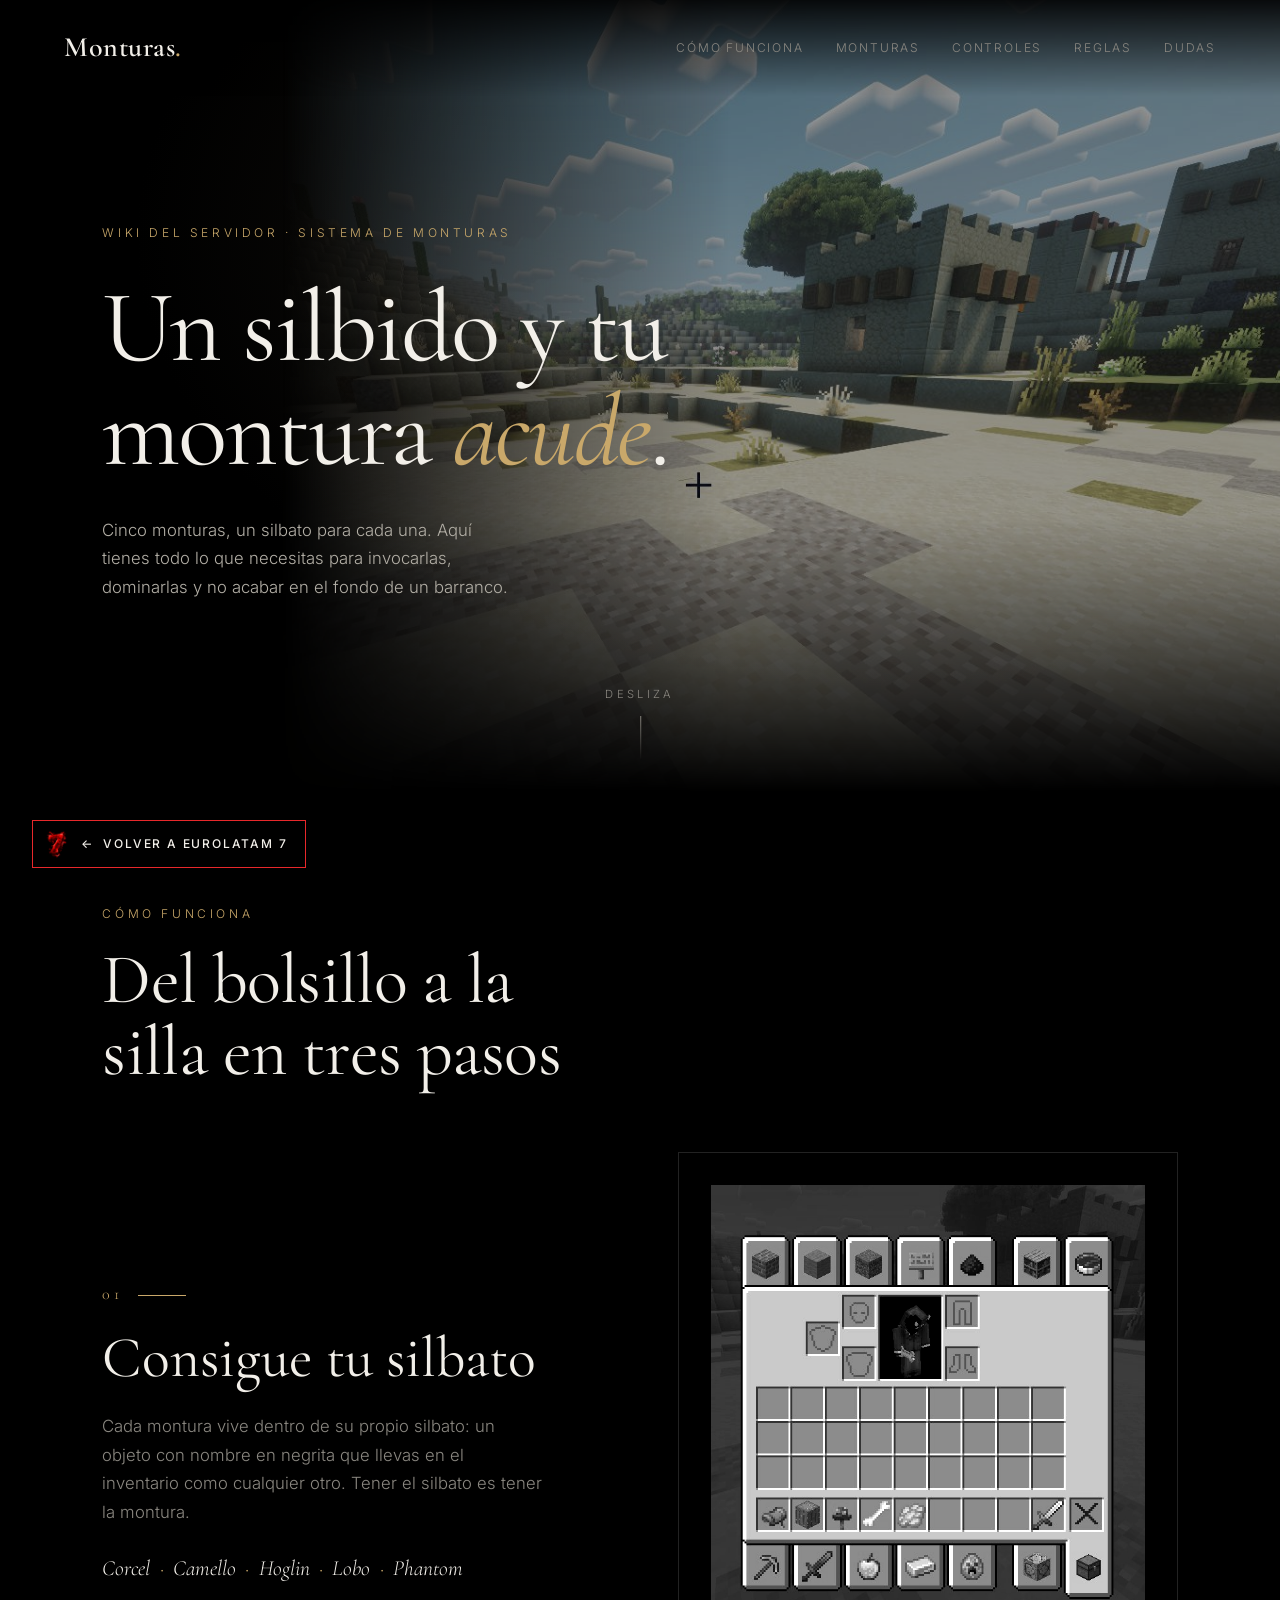
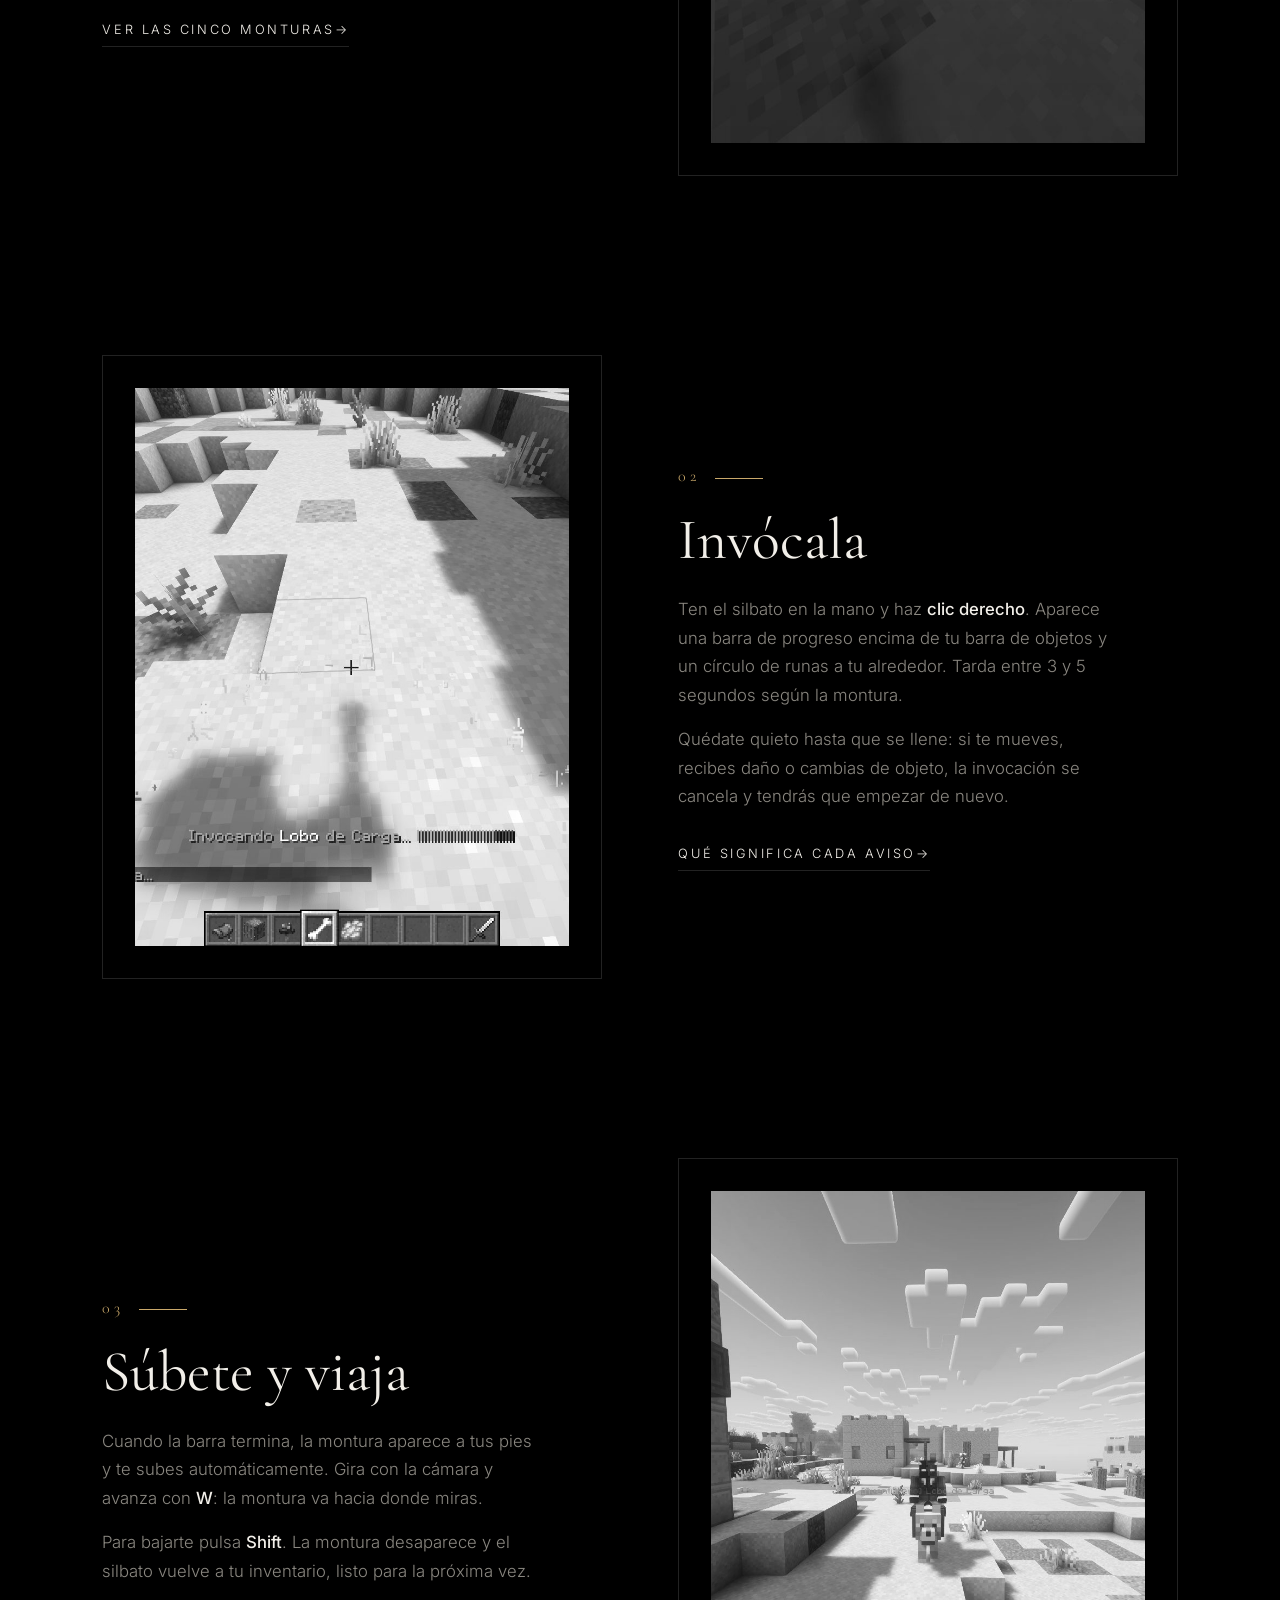
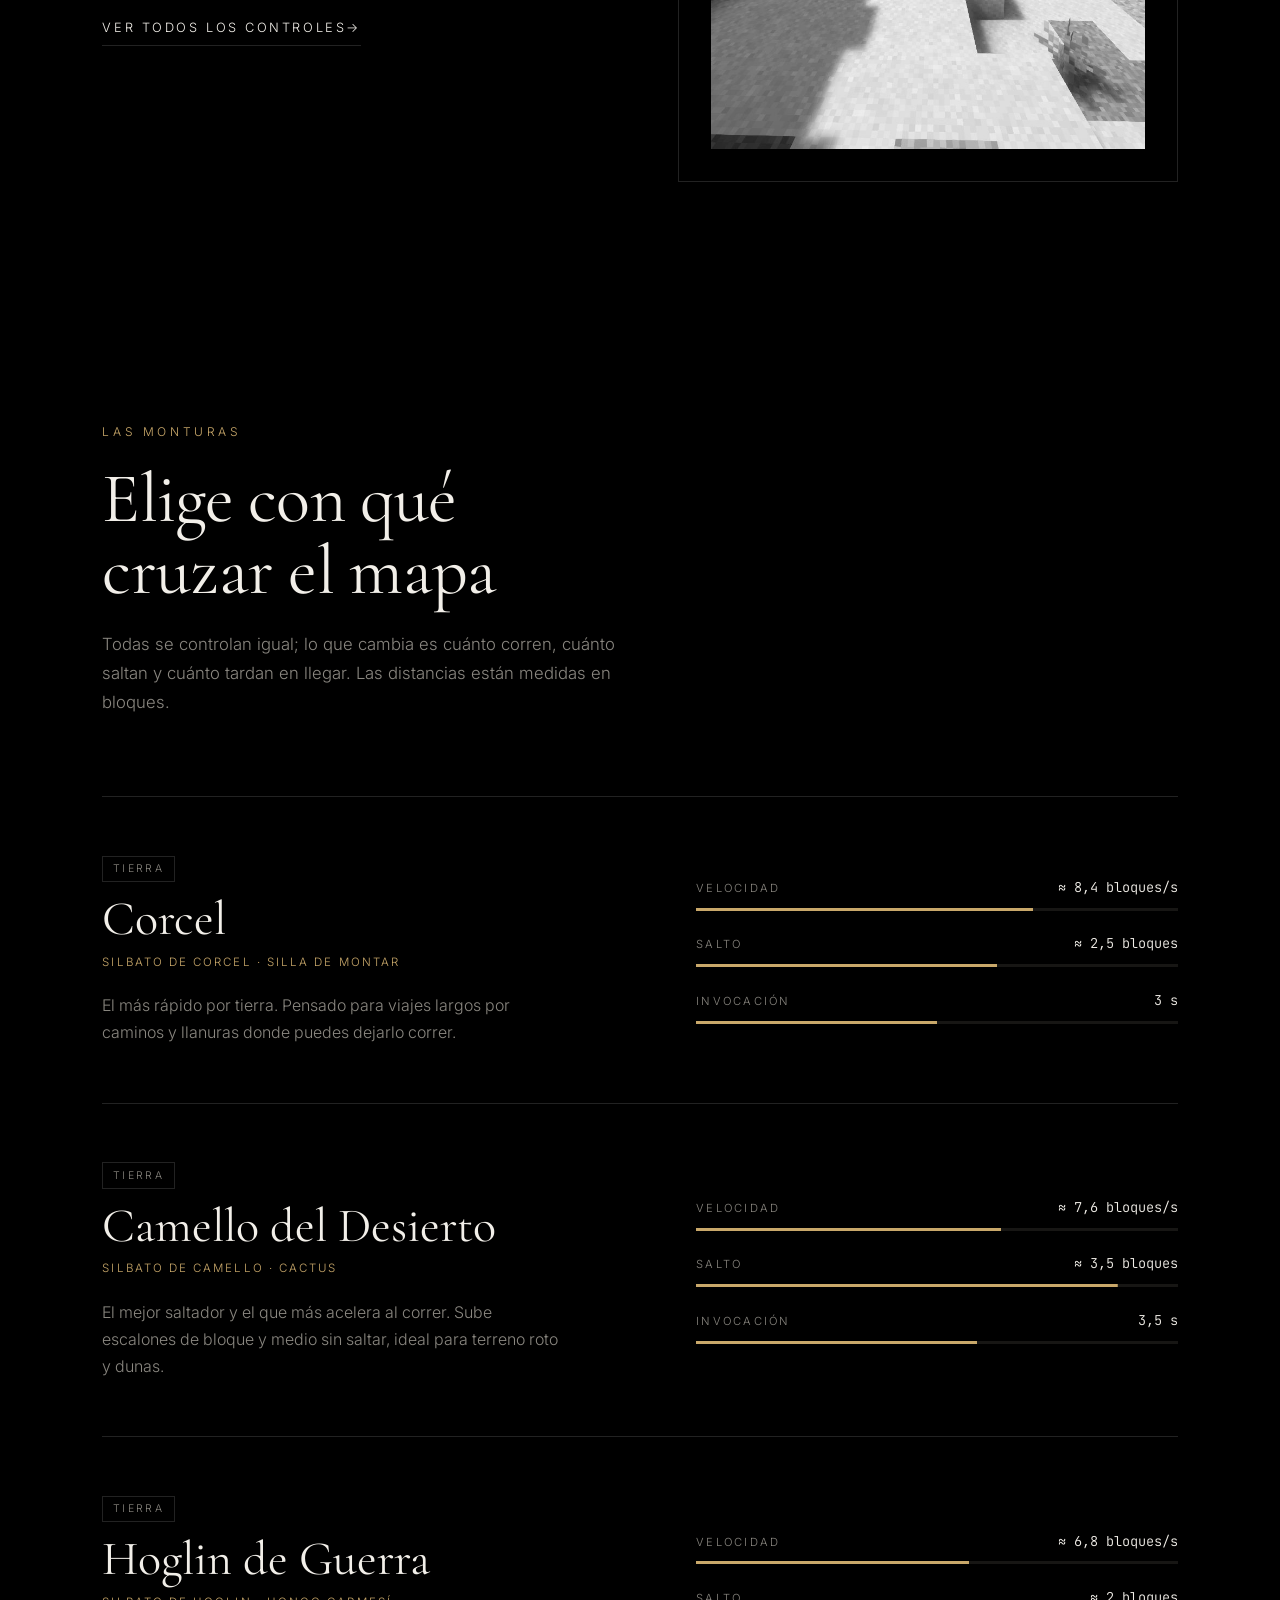
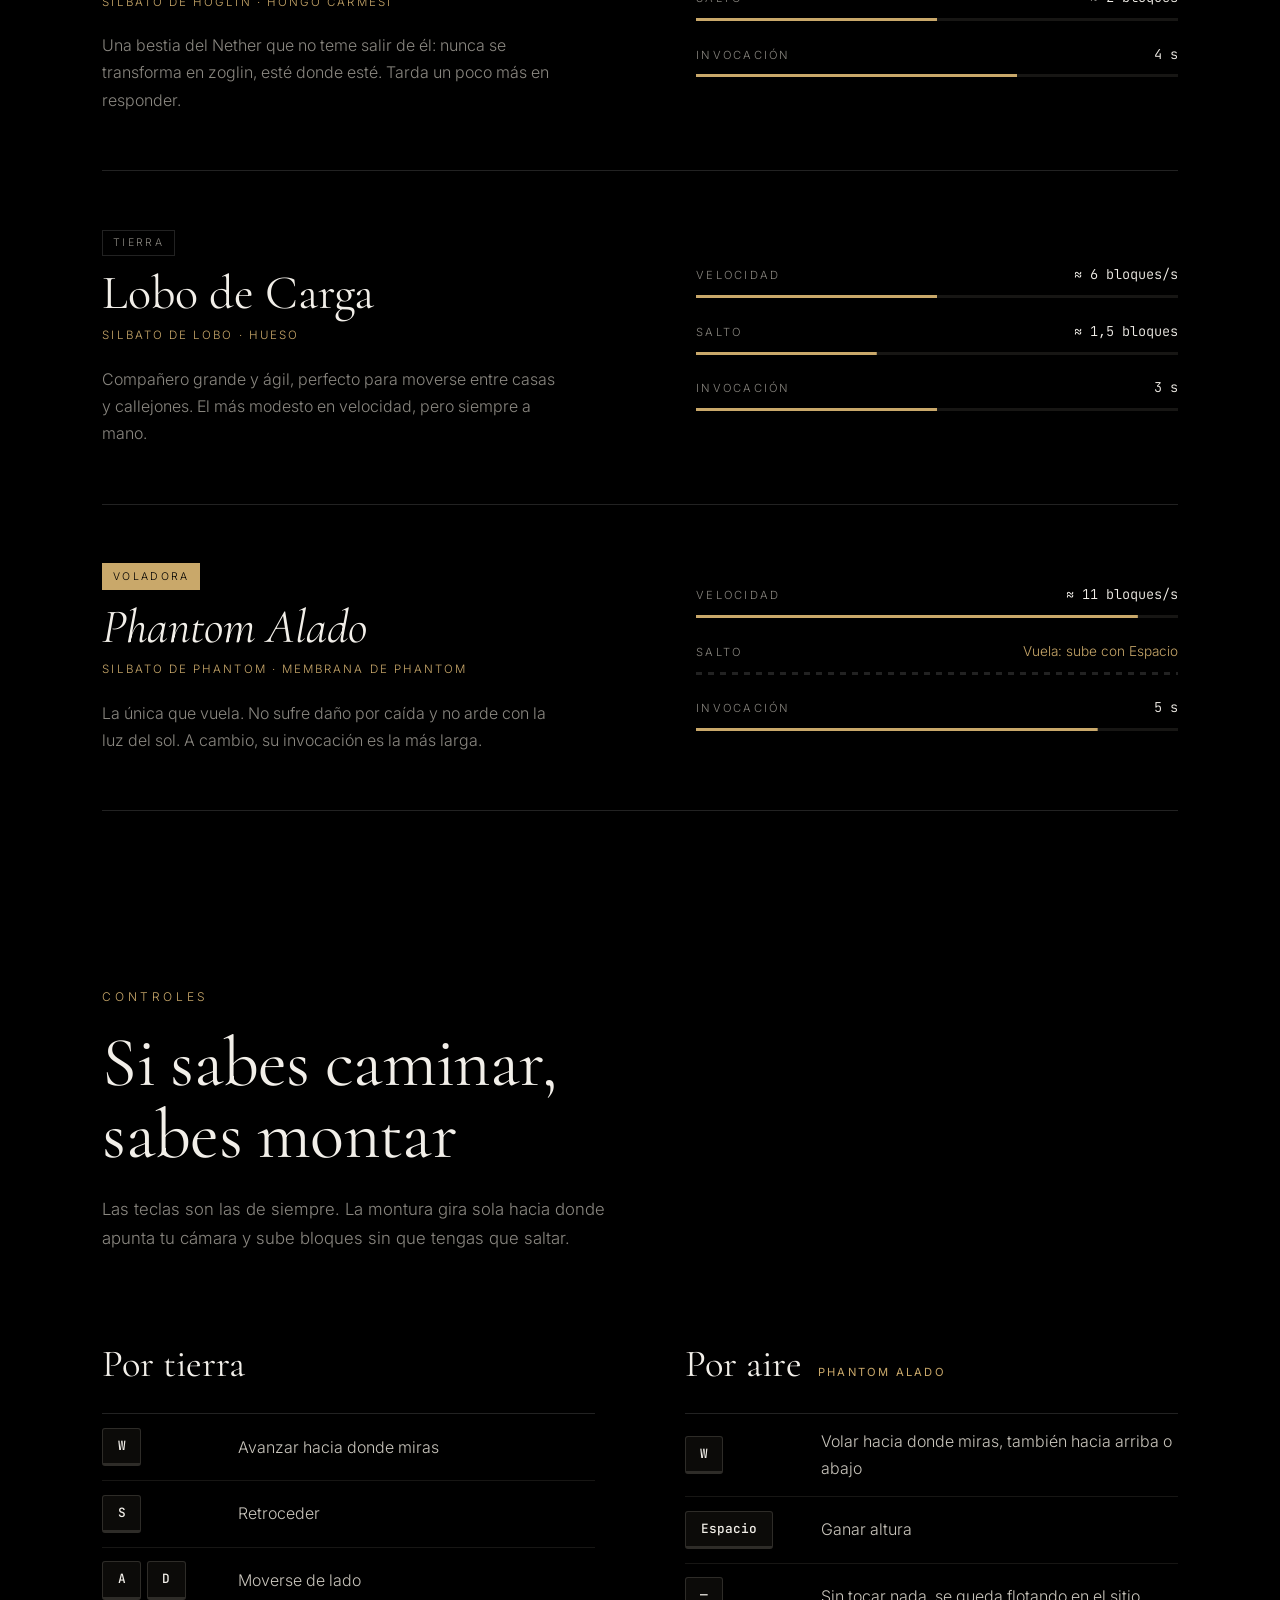
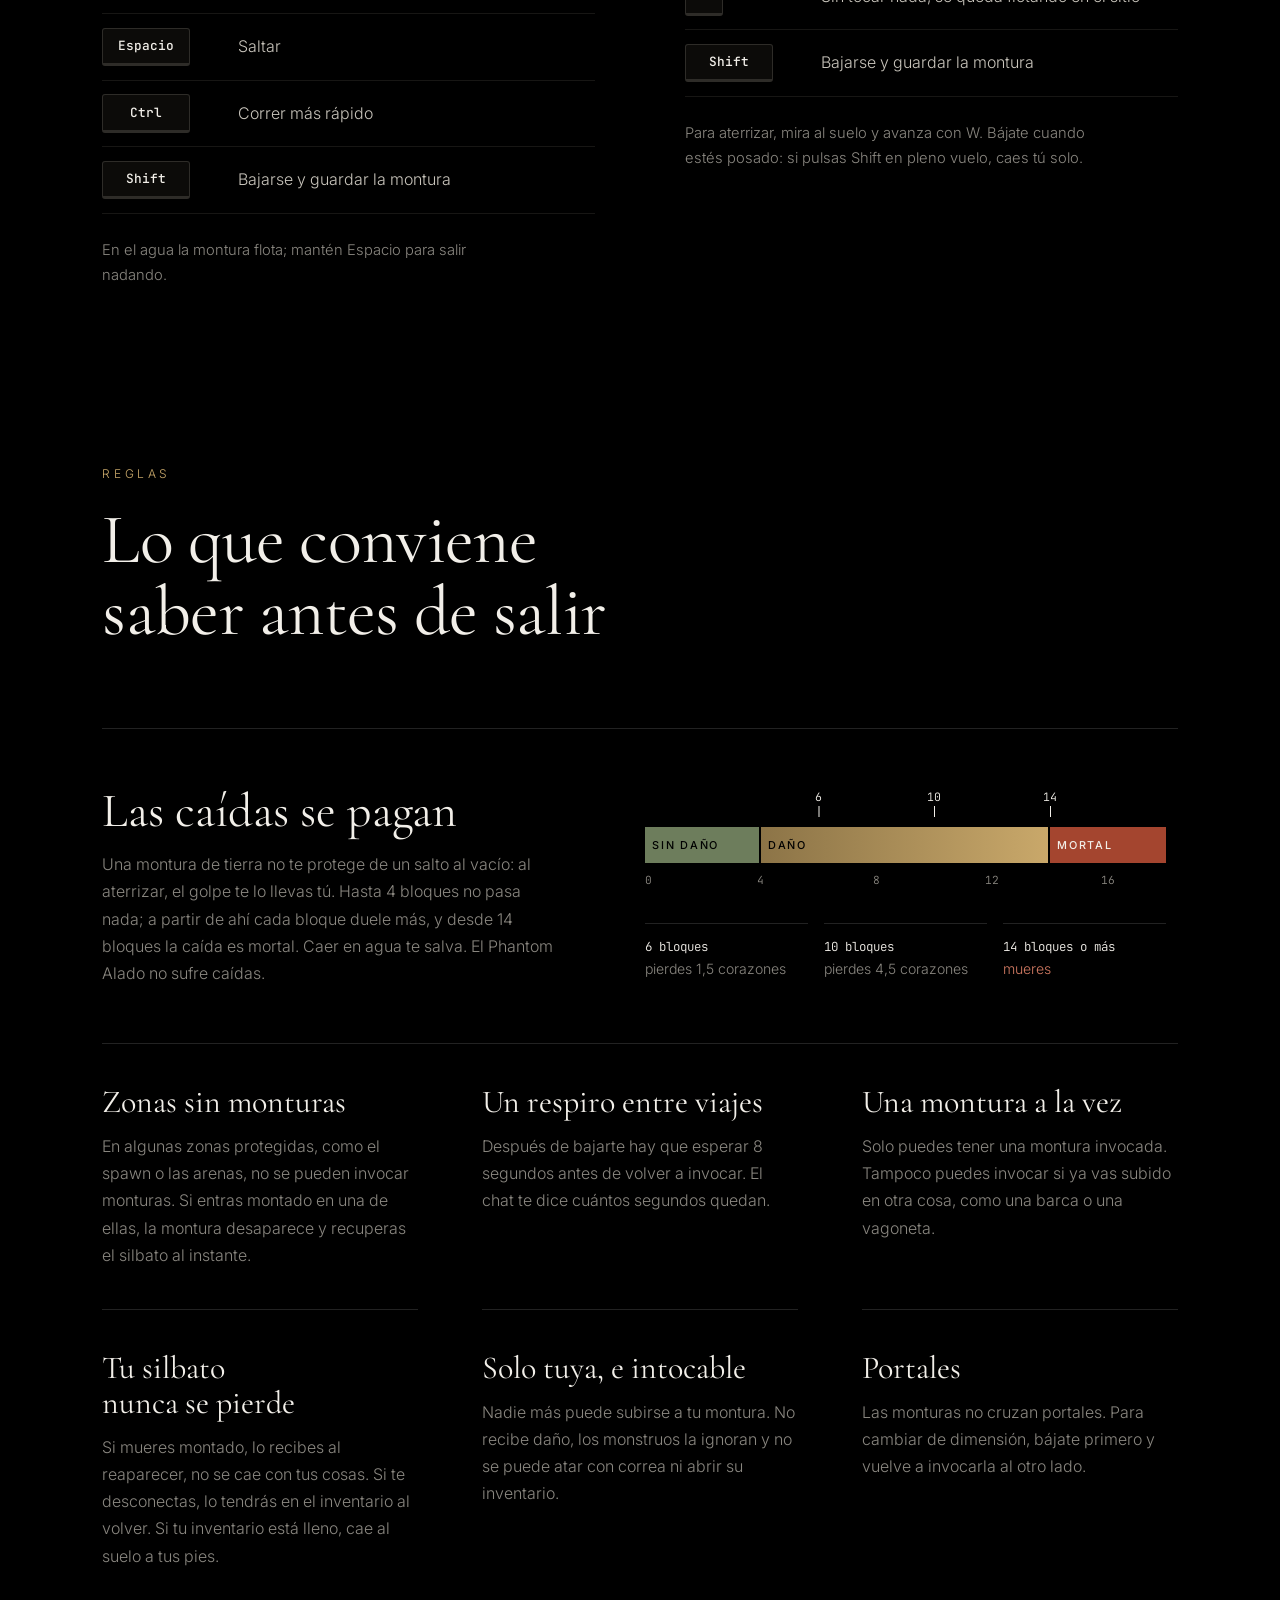
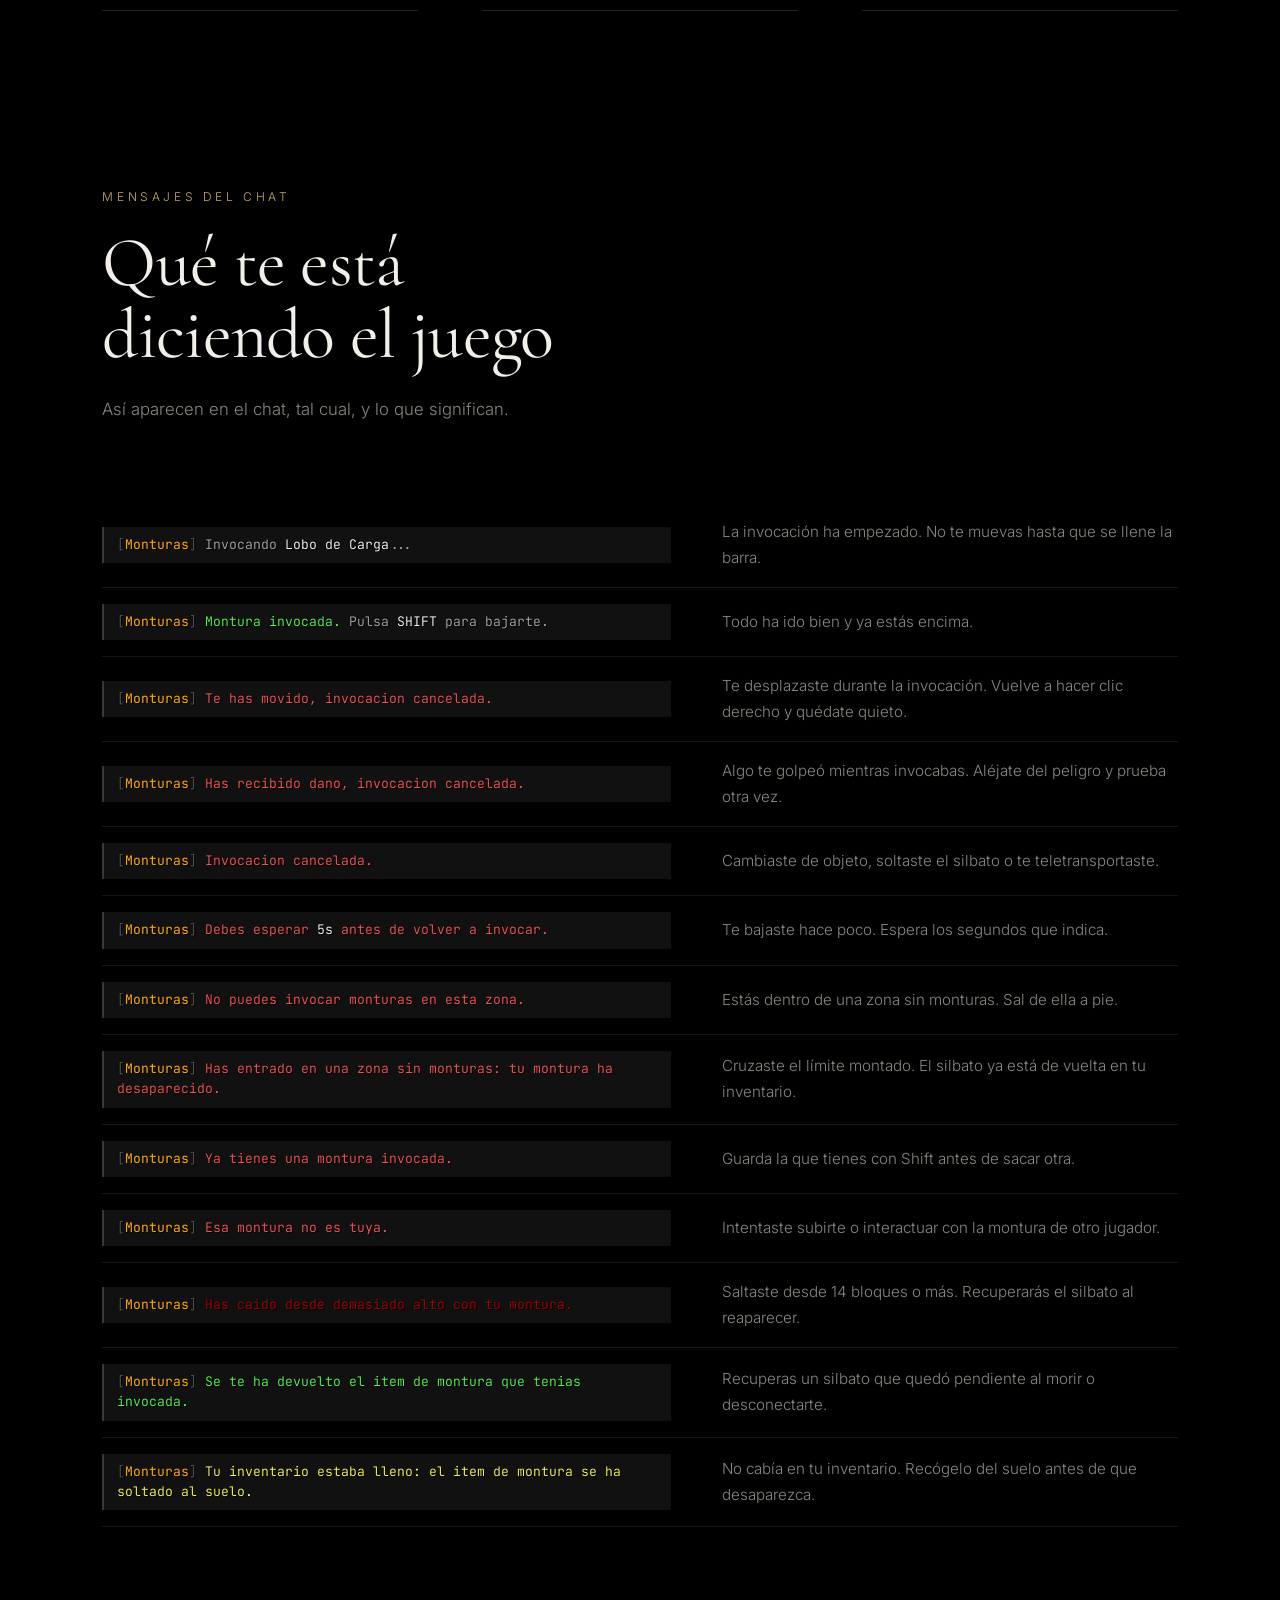
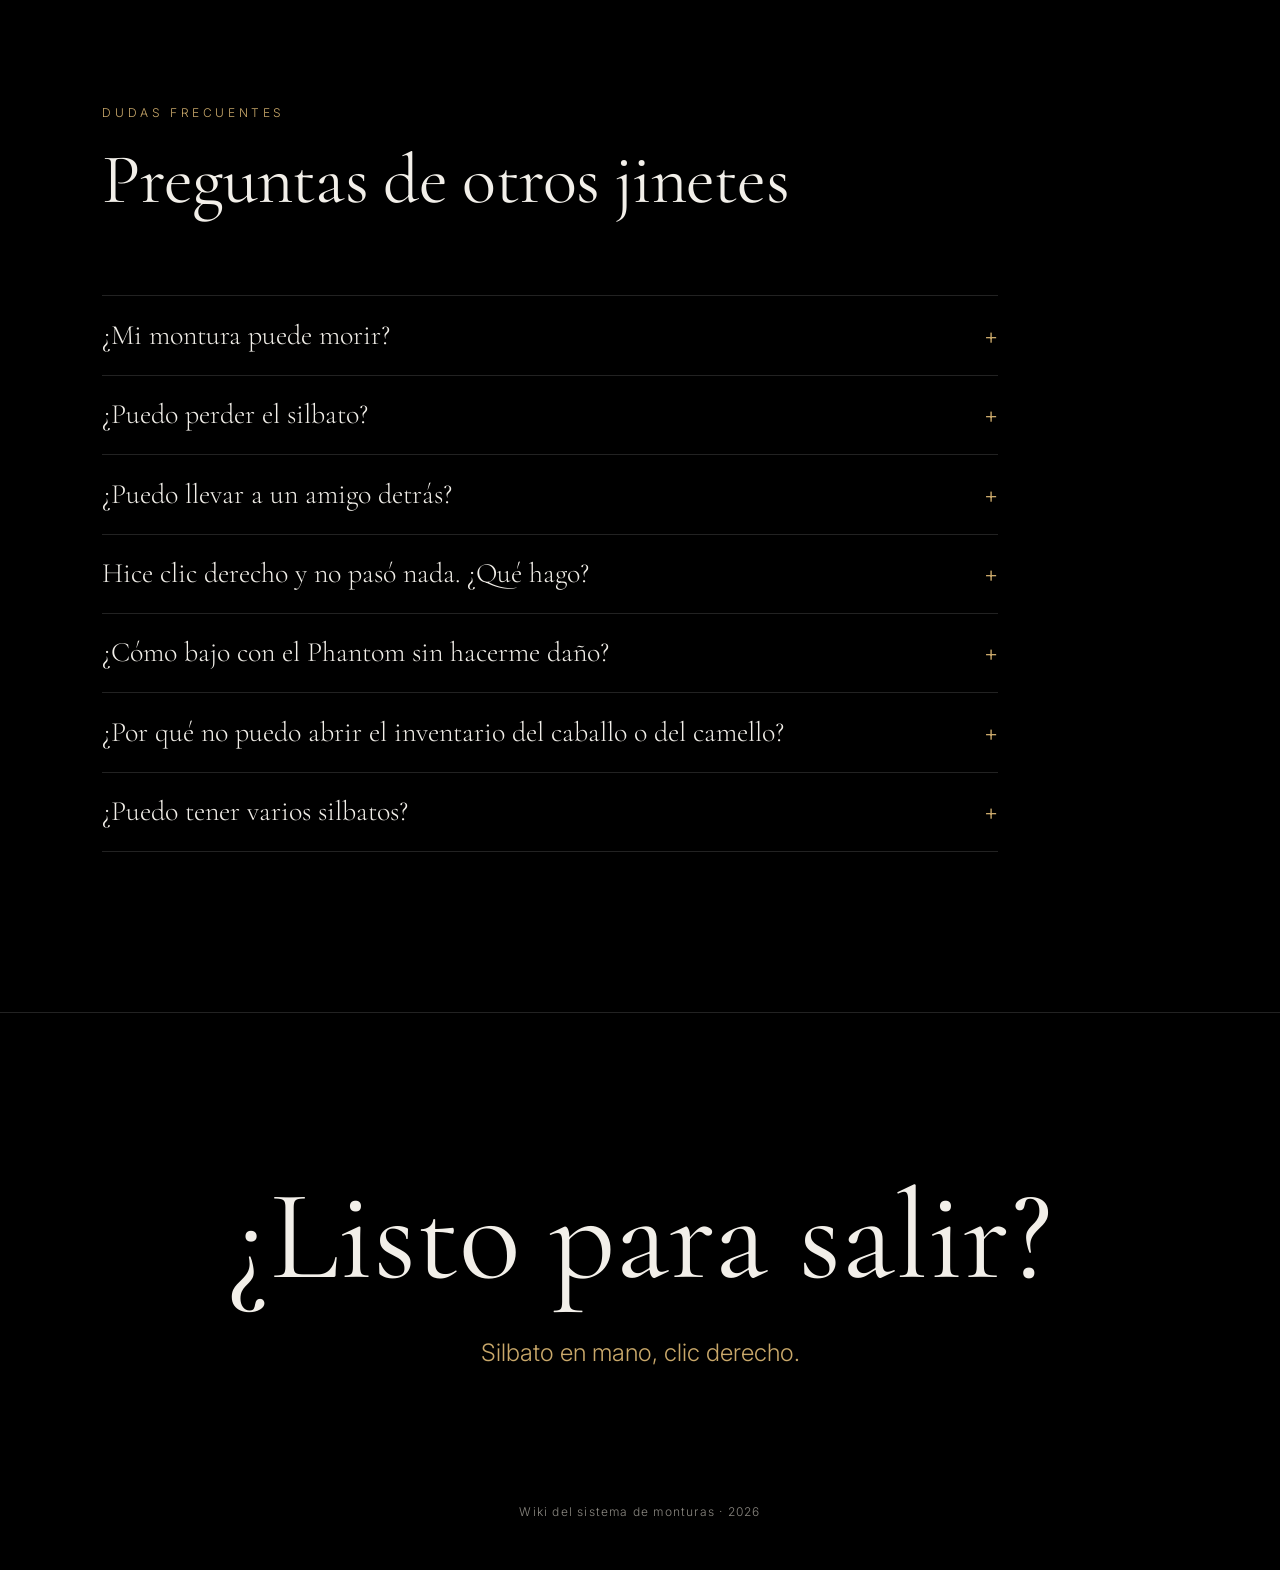
<file: wikis/montura/index.html>
<!DOCTYPE html>
<html lang="es">
<head>
  <meta charset="UTF-8">
  <meta name="viewport" content="width=device-width, initial-scale=1.0">
  <title>Silbatos y Monturas</title>
  <meta name="description" content="Guia para jugadores: como conseguir, invocar y controlar las monturas del servidor.">
  <link rel="preconnect" href="https://fonts.googleapis.com">
  <link rel="preconnect" href="https://fonts.gstatic.com" crossorigin>
  <link href="https://fonts.googleapis.com/css2?family=Cormorant+Garamond:ital,wght@0,400;0,600;1,400&family=Inter:wght@300;400;500&family=JetBrains+Mono:wght@400;500&display=swap" rel="stylesheet">
  <link rel="stylesheet" href="styles.css">
  <link rel="icon" type="image/png" href="../../img/icono.png">
  <link rel="stylesheet" href="../../volver.css">
</head>
<body>

  <a href="../../index.html" class="volver-home" aria-label="Volver a la página principal de EuroLatam 7"><img src="../../img/icono.png" alt="" width="64" height="64"><span aria-hidden="true">←</span><span class="volver-text">Volver a EuroLatam 7</span></a>


  <div class="progress" aria-hidden="true"></div>

  <header class="nav">
    <a href="#inicio" class="logo">Monturas<span>.</span></a>
    <nav aria-label="Secciones">
      <a href="#como">Cómo funciona</a>
      <a href="#monturas">Monturas</a>
      <a href="#controles">Controles</a>
      <a href="#reglas">Reglas</a>
      <a href="#dudas">Dudas</a>
    </nav>
  </header>

  <!-- PORTADA -->
  <section class="hero" id="inicio">
    <img class="hero-bg" src="img/hero-desierto.jpg" alt="" aria-hidden="true">
    <p class="eyebrow">Wiki del servidor · Sistema de monturas</p>
    <h1>Un silbido y tu montura <em>acude</em>.</h1>
    <p class="hero-text">
      Cinco monturas, un silbato para cada una. Aquí tienes todo lo que necesitas
      para invocarlas, dominarlas y no acabar en el fondo de un barranco.
    </p>
    <span class="scroll-hint" aria-hidden="true">Desliza</span>
  </section>

  <!-- COMO FUNCIONA: tres pasos en orden -->
  <main>

    <header class="section-head section-head--blocks" id="como">
      <p class="eyebrow">Cómo funciona</p>
      <h2>Del bolsillo a la silla en tres pasos</h2>
    </header>

    <div class="blocks">

      <article class="block">
        <div class="block-text">
          <span class="number">01</span>
          <h2>Consigue tu silbato</h2>
          <p>
            Cada montura vive dentro de su propio silbato: un objeto con nombre en
            negrita que llevas en el inventario como cualquier otro. Tener el
            silbato es tener la montura.
          </p>
          <p class="whistles">
            Corcel <span>·</span> Camello <span>·</span> Hoglin <span>·</span> Lobo <span>·</span> Phantom
          </p>
          <a href="#monturas" class="link">Ver las cinco monturas</a>
        </div>
        <figure class="block-image">
          <img src="img/silbatos-inventario.jpg" alt="Inventario con los cinco silbatos en la barra rápida: silla de montar, cactus, hongo carmesí, hueso y membrana de phantom.">
        </figure>
      </article>

      <article class="block block--reverse">
        <div class="block-text">
          <span class="number">02</span>
          <h2>Invócala</h2>
          <p>
            Ten el silbato en la mano y haz <strong>clic derecho</strong>. Aparece
            una barra de progreso encima de tu barra de objetos y un círculo de
            runas a tu alrededor. Tarda entre 3 y 5 segundos según la montura.
          </p>
          <p>
            Quédate quieto hasta que se llene: si te mueves, recibes daño o cambias
            de objeto, la invocación se cancela y tendrás que empezar de nuevo.
          </p>
          <a href="#mensajes" class="link">Qué significa cada aviso</a>
        </div>
        <figure class="block-image">
          <img src="img/invocando-lobo.jpg" alt="Jugador invocando al Lobo de Carga: la barra de progreso naranja casi llena y runas de encantamiento flotando alrededor.">
        </figure>
      </article>

      <article class="block">
        <div class="block-text">
          <span class="number">03</span>
          <h2>Súbete y viaja</h2>
          <p>
            Cuando la barra termina, la montura aparece a tus pies y te subes
            automáticamente. Gira con la cámara y avanza con <strong>W</strong>:
            la montura va hacia donde miras.
          </p>
          <p>
            Para bajarte pulsa <strong>Shift</strong>. La montura desaparece y el
            silbato vuelve a tu inventario, listo para la próxima vez.
          </p>
          <a href="#controles" class="link">Ver todos los controles</a>
        </div>
        <figure class="block-image">
          <img src="img/montado-lobo.jpg" alt="Jugador montado en el Lobo de Carga recorriendo las calles de un pueblo del desierto.">
        </figure>
      </article>

    </div>

    <!-- MONTURAS -->
    <section class="section" id="monturas">
      <header class="section-head">
        <p class="eyebrow">Las monturas</p>
        <h2>Elige con qué cruzar el mapa</h2>
        <p class="lede">
          Todas se controlan igual; lo que cambia es cuánto corren, cuánto saltan y
          cuánto tardan en llegar. Las distancias están medidas en bloques.
        </p>
      </header>

      <div class="mounts">

        <article class="mount">
          <div class="mount-id">
            <span class="tag">Tierra</span>
            <h3>Corcel</h3>
            <p class="item">Silbato de Corcel · silla de montar</p>
            <p>
              El más rápido por tierra. Pensado para viajes largos por caminos y
              llanuras donde puedes dejarlo correr.
            </p>
          </div>
          <dl class="stats">
            <div class="stat" style="--v: 8.4; --max: 12">
              <dt>Velocidad</dt><dd>≈ 8,4 bloques/s</dd>
            </div>
            <div class="stat" style="--v: 2.5; --max: 4">
              <dt>Salto</dt><dd>≈ 2,5 bloques</dd>
            </div>
            <div class="stat" style="--v: 3; --max: 6">
              <dt>Invocación</dt><dd>3 s</dd>
            </div>
          </dl>
        </article>

        <article class="mount">
          <div class="mount-id">
            <span class="tag">Tierra</span>
            <h3>Camello del Desierto</h3>
            <p class="item">Silbato de Camello · cactus</p>
            <p>
              El mejor saltador y el que más acelera al correr. Sube escalones de
              bloque y medio sin saltar, ideal para terreno roto y dunas.
            </p>
          </div>
          <dl class="stats">
            <div class="stat" style="--v: 7.6; --max: 12">
              <dt>Velocidad</dt><dd>≈ 7,6 bloques/s</dd>
            </div>
            <div class="stat" style="--v: 3.5; --max: 4">
              <dt>Salto</dt><dd>≈ 3,5 bloques</dd>
            </div>
            <div class="stat" style="--v: 3.5; --max: 6">
              <dt>Invocación</dt><dd>3,5 s</dd>
            </div>
          </dl>
        </article>

        <article class="mount">
          <div class="mount-id">
            <span class="tag">Tierra</span>
            <h3>Hoglin de Guerra</h3>
            <p class="item">Silbato de Hoglin · hongo carmesí</p>
            <p>
              Una bestia del Nether que no teme salir de él: nunca se transforma
              en zoglin, esté donde esté. Tarda un poco más en responder.
            </p>
          </div>
          <dl class="stats">
            <div class="stat" style="--v: 6.8; --max: 12">
              <dt>Velocidad</dt><dd>≈ 6,8 bloques/s</dd>
            </div>
            <div class="stat" style="--v: 2; --max: 4">
              <dt>Salto</dt><dd>≈ 2 bloques</dd>
            </div>
            <div class="stat" style="--v: 4; --max: 6">
              <dt>Invocación</dt><dd>4 s</dd>
            </div>
          </dl>
        </article>

        <article class="mount">
          <div class="mount-id">
            <span class="tag">Tierra</span>
            <h3>Lobo de Carga</h3>
            <p class="item">Silbato de Lobo · hueso</p>
            <p>
              Compañero grande y ágil, perfecto para moverse entre casas y
              callejones. El más modesto en velocidad, pero siempre a mano.
            </p>
          </div>
          <dl class="stats">
            <div class="stat" style="--v: 6; --max: 12">
              <dt>Velocidad</dt><dd>≈ 6 bloques/s</dd>
            </div>
            <div class="stat" style="--v: 1.5; --max: 4">
              <dt>Salto</dt><dd>≈ 1,5 bloques</dd>
            </div>
            <div class="stat" style="--v: 3; --max: 6">
              <dt>Invocación</dt><dd>3 s</dd>
            </div>
          </dl>
        </article>

        <article class="mount mount--air">
          <div class="mount-id">
            <span class="tag">Voladora</span>
            <h3>Phantom Alado</h3>
            <p class="item">Silbato de Phantom · membrana de phantom</p>
            <p>
              La única que vuela. No sufre daño por caída y no arde con la luz del
              sol. A cambio, su invocación es la más larga.
            </p>
          </div>
          <dl class="stats">
            <div class="stat" style="--v: 11; --max: 12">
              <dt>Velocidad</dt><dd>≈ 11 bloques/s</dd>
            </div>
            <div class="stat stat--text">
              <dt>Salto</dt><dd>Vuela: sube con Espacio</dd>
            </div>
            <div class="stat" style="--v: 5; --max: 6">
              <dt>Invocación</dt><dd>5 s</dd>
            </div>
          </dl>
        </article>

      </div>
    </section>

    <!-- CONTROLES -->
    <section class="section" id="controles">
      <header class="section-head">
        <p class="eyebrow">Controles</p>
        <h2>Si sabes caminar, sabes montar</h2>
        <p class="lede">
          Las teclas son las de siempre. La montura gira sola hacia donde apunta tu
          cámara y sube bloques sin que tengas que saltar.
        </p>
      </header>

      <div class="controls">
        <div class="control-set">
          <h3>Por tierra</h3>
          <ul class="keys">
            <li><span class="keycaps"><kbd>W</kbd></span> Avanzar hacia donde miras</li>
            <li><span class="keycaps"><kbd>S</kbd></span> Retroceder</li>
            <li><span class="keycaps"><kbd>A</kbd><kbd>D</kbd></span> Moverse de lado</li>
            <li><span class="keycaps"><kbd class="wide">Espacio</kbd></span> Saltar</li>
            <li><span class="keycaps"><kbd class="wide">Ctrl</kbd></span> Correr más rápido</li>
            <li><span class="keycaps"><kbd class="wide">Shift</kbd></span> Bajarse y guardar la montura</li>
          </ul>
          <p class="note">En el agua la montura flota; mantén Espacio para salir nadando.</p>
        </div>

        <div class="control-set">
          <h3>Por aire <span>Phantom Alado</span></h3>
          <ul class="keys">
            <li><span class="keycaps"><kbd>W</kbd></span> Volar hacia donde miras, también hacia arriba o abajo</li>
            <li><span class="keycaps"><kbd class="wide">Espacio</kbd></span> Ganar altura</li>
            <li><span class="keycaps"><kbd>—</kbd></span> Sin tocar nada, se queda flotando en el sitio</li>
            <li><span class="keycaps"><kbd class="wide">Shift</kbd></span> Bajarse y guardar la montura</li>
          </ul>
          <p class="note">
            Para aterrizar, mira al suelo y avanza con W. Bájate cuando estés
            posado: si pulsas Shift en pleno vuelo, caes tú solo.
          </p>
        </div>
      </div>
    </section>

    <!-- REGLAS -->
    <section class="section" id="reglas">
      <header class="section-head">
        <p class="eyebrow">Reglas</p>
        <h2>Lo que conviene saber antes de salir</h2>
      </header>

      <div class="rule rule--fall">
        <div class="rule-text">
          <h3>Las caídas se pagan</h3>
          <p>
            Una montura de tierra no te protege de un salto al vacío: al aterrizar,
            el golpe te lo llevas tú. Hasta 4 bloques no pasa nada; a partir de ahí
            cada bloque duele más, y desde 14 bloques la caída es mortal.
            Caer en agua te salva. El Phantom Alado no sufre caídas.
          </p>
        </div>

        <figure class="fall">
          <div class="fall-track" role="img" aria-label="Escala de caída en bloques: sin daño hasta 4, daño entre 4 y 14, mortal desde 14.">
            <span class="zone zone--safe" style="--from: 0; --to: 4"><b>Sin daño</b></span>
            <span class="zone zone--hurt" style="--from: 4; --to: 14"><b>Daño</b></span>
            <span class="zone zone--dead" style="--from: 14; --to: 18"><b>Mortal</b></span>
            <span class="pin" style="--v: 6">6</span>
            <span class="pin" style="--v: 10">10</span>
            <span class="pin" style="--v: 14">14</span>
          </div>
          <div class="fall-ticks" aria-hidden="true">
            <span style="--v: 0">0</span>
            <span style="--v: 4">4</span>
            <span style="--v: 8">8</span>
            <span style="--v: 12">12</span>
            <span style="--v: 16">16</span>
          </div>
          <figcaption>
            <dl class="fall-legend">
              <div><dt>6 bloques</dt><dd>pierdes 1,5 corazones</dd></div>
              <div><dt>10 bloques</dt><dd>pierdes 4,5 corazones</dd></div>
              <div><dt>14 bloques o más</dt><dd>mueres</dd></div>
            </dl>
          </figcaption>
        </figure>
      </div>

      <div class="rules">
        <div class="rule">
          <h3>Zonas sin monturas</h3>
          <p>
            En algunas zonas protegidas, como el spawn o las arenas, no se pueden
            invocar monturas. Si entras montado en una de ellas, la montura
            desaparece y recuperas el silbato al instante.
          </p>
        </div>
        <div class="rule">
          <h3>Un respiro entre viajes</h3>
          <p>
            Después de bajarte hay que esperar 8 segundos antes de volver a
            invocar. El chat te dice cuántos segundos quedan.
          </p>
        </div>
        <div class="rule">
          <h3>Una montura a la vez</h3>
          <p>
            Solo puedes tener una montura invocada. Tampoco puedes invocar si ya
            vas subido en otra cosa, como una barca o una vagoneta.
          </p>
        </div>
        <div class="rule">
          <h3>Tu silbato nunca se pierde</h3>
          <p>
            Si mueres montado, lo recibes al reaparecer, no se cae con tus cosas.
            Si te desconectas, lo tendrás en el inventario al volver. Si tu
            inventario está lleno, cae al suelo a tus pies.
          </p>
        </div>
        <div class="rule">
          <h3>Solo tuya, e intocable</h3>
          <p>
            Nadie más puede subirse a tu montura. No recibe daño, los monstruos la
            ignoran y no se puede atar con correa ni abrir su inventario.
          </p>
        </div>
        <div class="rule">
          <h3>Portales</h3>
          <p>
            Las monturas no cruzan portales. Para cambiar de dimensión, bájate
            primero y vuelve a invocarla al otro lado.
          </p>
        </div>
      </div>
    </section>

    <!-- MENSAJES -->
    <section class="section" id="mensajes">
      <header class="section-head">
        <p class="eyebrow">Mensajes del chat</p>
        <h2>Qué te está diciendo el juego</h2>
        <p class="lede">Así aparecen en el chat, tal cual, y lo que significan.</p>
      </header>

      <dl class="chat-list">
        <div class="chat-row">
          <dt class="chat"><i>[</i><b>Monturas</b><i>]</i> <span class="c7">Invocando <span class="cf">Lobo de Carga</span>...</span></dt>
          <dd>La invocación ha empezado. No te muevas hasta que se llene la barra.</dd>
        </div>
        <div class="chat-row">
          <dt class="chat"><i>[</i><b>Monturas</b><i>]</i> <span class="ca">Montura invocada. <span class="c7">Pulsa <span class="cf">SHIFT</span> para bajarte.</span></span></dt>
          <dd>Todo ha ido bien y ya estás encima.</dd>
        </div>
        <div class="chat-row">
          <dt class="chat"><i>[</i><b>Monturas</b><i>]</i> <span class="cc">Te has movido, invocacion cancelada.</span></dt>
          <dd>Te desplazaste durante la invocación. Vuelve a hacer clic derecho y quédate quieto.</dd>
        </div>
        <div class="chat-row">
          <dt class="chat"><i>[</i><b>Monturas</b><i>]</i> <span class="cc">Has recibido dano, invocacion cancelada.</span></dt>
          <dd>Algo te golpeó mientras invocabas. Aléjate del peligro y prueba otra vez.</dd>
        </div>
        <div class="chat-row">
          <dt class="chat"><i>[</i><b>Monturas</b><i>]</i> <span class="cc">Invocacion cancelada.</span></dt>
          <dd>Cambiaste de objeto, soltaste el silbato o te teletransportaste.</dd>
        </div>
        <div class="chat-row">
          <dt class="chat"><i>[</i><b>Monturas</b><i>]</i> <span class="cc">Debes esperar <span class="cf">5s</span> antes de volver a invocar.</span></dt>
          <dd>Te bajaste hace poco. Espera los segundos que indica.</dd>
        </div>
        <div class="chat-row">
          <dt class="chat"><i>[</i><b>Monturas</b><i>]</i> <span class="cc">No puedes invocar monturas en esta zona.</span></dt>
          <dd>Estás dentro de una zona sin monturas. Sal de ella a pie.</dd>
        </div>
        <div class="chat-row">
          <dt class="chat"><i>[</i><b>Monturas</b><i>]</i> <span class="cc">Has entrado en una zona sin monturas: tu montura ha desaparecido.</span></dt>
          <dd>Cruzaste el límite montado. El silbato ya está de vuelta en tu inventario.</dd>
        </div>
        <div class="chat-row">
          <dt class="chat"><i>[</i><b>Monturas</b><i>]</i> <span class="cc">Ya tienes una montura invocada.</span></dt>
          <dd>Guarda la que tienes con Shift antes de sacar otra.</dd>
        </div>
        <div class="chat-row">
          <dt class="chat"><i>[</i><b>Monturas</b><i>]</i> <span class="cc">Esa montura no es tuya.</span></dt>
          <dd>Intentaste subirte o interactuar con la montura de otro jugador.</dd>
        </div>
        <div class="chat-row">
          <dt class="chat"><i>[</i><b>Monturas</b><i>]</i> <span class="c4">Has caido desde demasiado alto con tu montura.</span></dt>
          <dd>Saltaste desde 14 bloques o más. Recuperarás el silbato al reaparecer.</dd>
        </div>
        <div class="chat-row">
          <dt class="chat"><i>[</i><b>Monturas</b><i>]</i> <span class="ca">Se te ha devuelto el item de montura que tenias invocada.</span></dt>
          <dd>Recuperas un silbato que quedó pendiente al morir o desconectarte.</dd>
        </div>
        <div class="chat-row">
          <dt class="chat"><i>[</i><b>Monturas</b><i>]</i> <span class="ce">Tu inventario estaba lleno: el item de montura se ha soltado al suelo.</span></dt>
          <dd>No cabía en tu inventario. Recógelo del suelo antes de que desaparezca.</dd>
        </div>
      </dl>
    </section>

    <!-- DUDAS -->
    <section class="section" id="dudas">
      <header class="section-head">
        <p class="eyebrow">Dudas frecuentes</p>
        <h2>Preguntas de otros jinetes</h2>
      </header>

      <div class="faq">
        <details>
          <summary>¿Mi montura puede morir?</summary>
          <p>No. Es invulnerable: ni golpes, ni lava, ni sol, ni monstruos. Lo único que te puede pasar a ti es una mala caída.</p>
        </details>
        <details>
          <summary>¿Puedo perder el silbato?</summary>
          <p>No mientras lo uses. Al bajarte, morir, desconectarte o entrar en una zona sin monturas vuelve siempre a ti. Eso sí, si lo tiras al suelo o lo guardas en un cofre, es un objeto más.</p>
        </details>
        <details>
          <summary>¿Puedo llevar a un amigo detrás?</summary>
          <p>No. Cada montura lleva solo a su dueño, y nadie más puede subirse.</p>
        </details>
        <details>
          <summary>Hice clic derecho y no pasó nada. ¿Qué hago?</summary>
          <p>Mira el chat: siempre te dice el motivo. Lo más común es seguir en el tiempo de espera, estar en una zona sin monturas o haberte movido durante la invocación.</p>
        </details>
        <details>
          <summary>¿Cómo bajo con el Phantom sin hacerme daño?</summary>
          <p>Mira hacia el suelo y avanza con W hasta posarte, y luego pulsa Shift. Si te bajas en pleno vuelo, la caída ya es tuya.</p>
        </details>
        <details>
          <summary>¿Por qué no puedo abrir el inventario del caballo o del camello?</summary>
          <p>Porque son monturas invocadas, no animales normales: no llevan silla ni cofre y no se pueden equipar.</p>
        </details>
        <details>
          <summary>¿Puedo tener varios silbatos?</summary>
          <p>Sí, puedes guardar los cinco. Solo puedes tener una montura fuera a la vez.</p>
        </details>
      </div>
    </section>

  </main>

  <!-- CIERRE -->
  <footer class="footer">
    <h2>¿Listo para salir?</h2>
    <p class="footer-cta">Silbato en mano, clic derecho.</p>
    <p class="copy">Wiki del sistema de monturas · 2026</p>
  </footer>

</body>
</html>
</file>
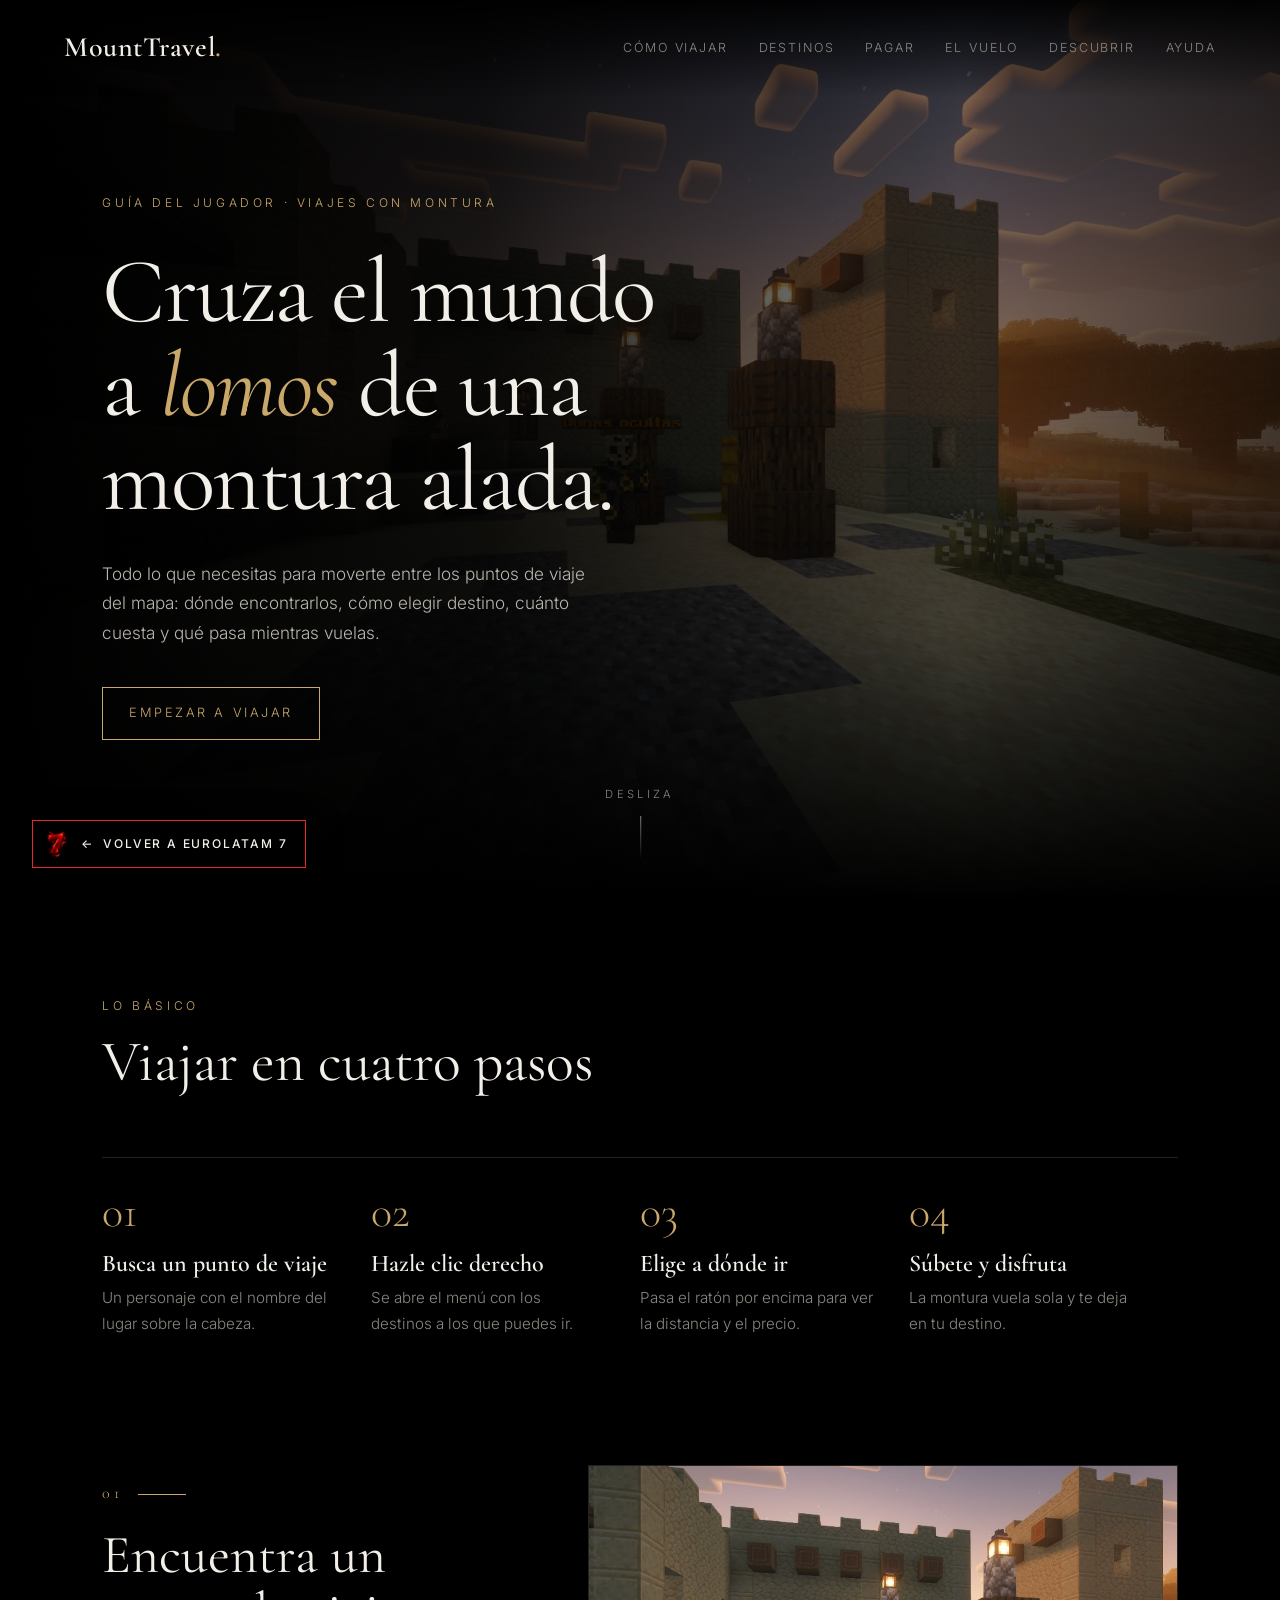
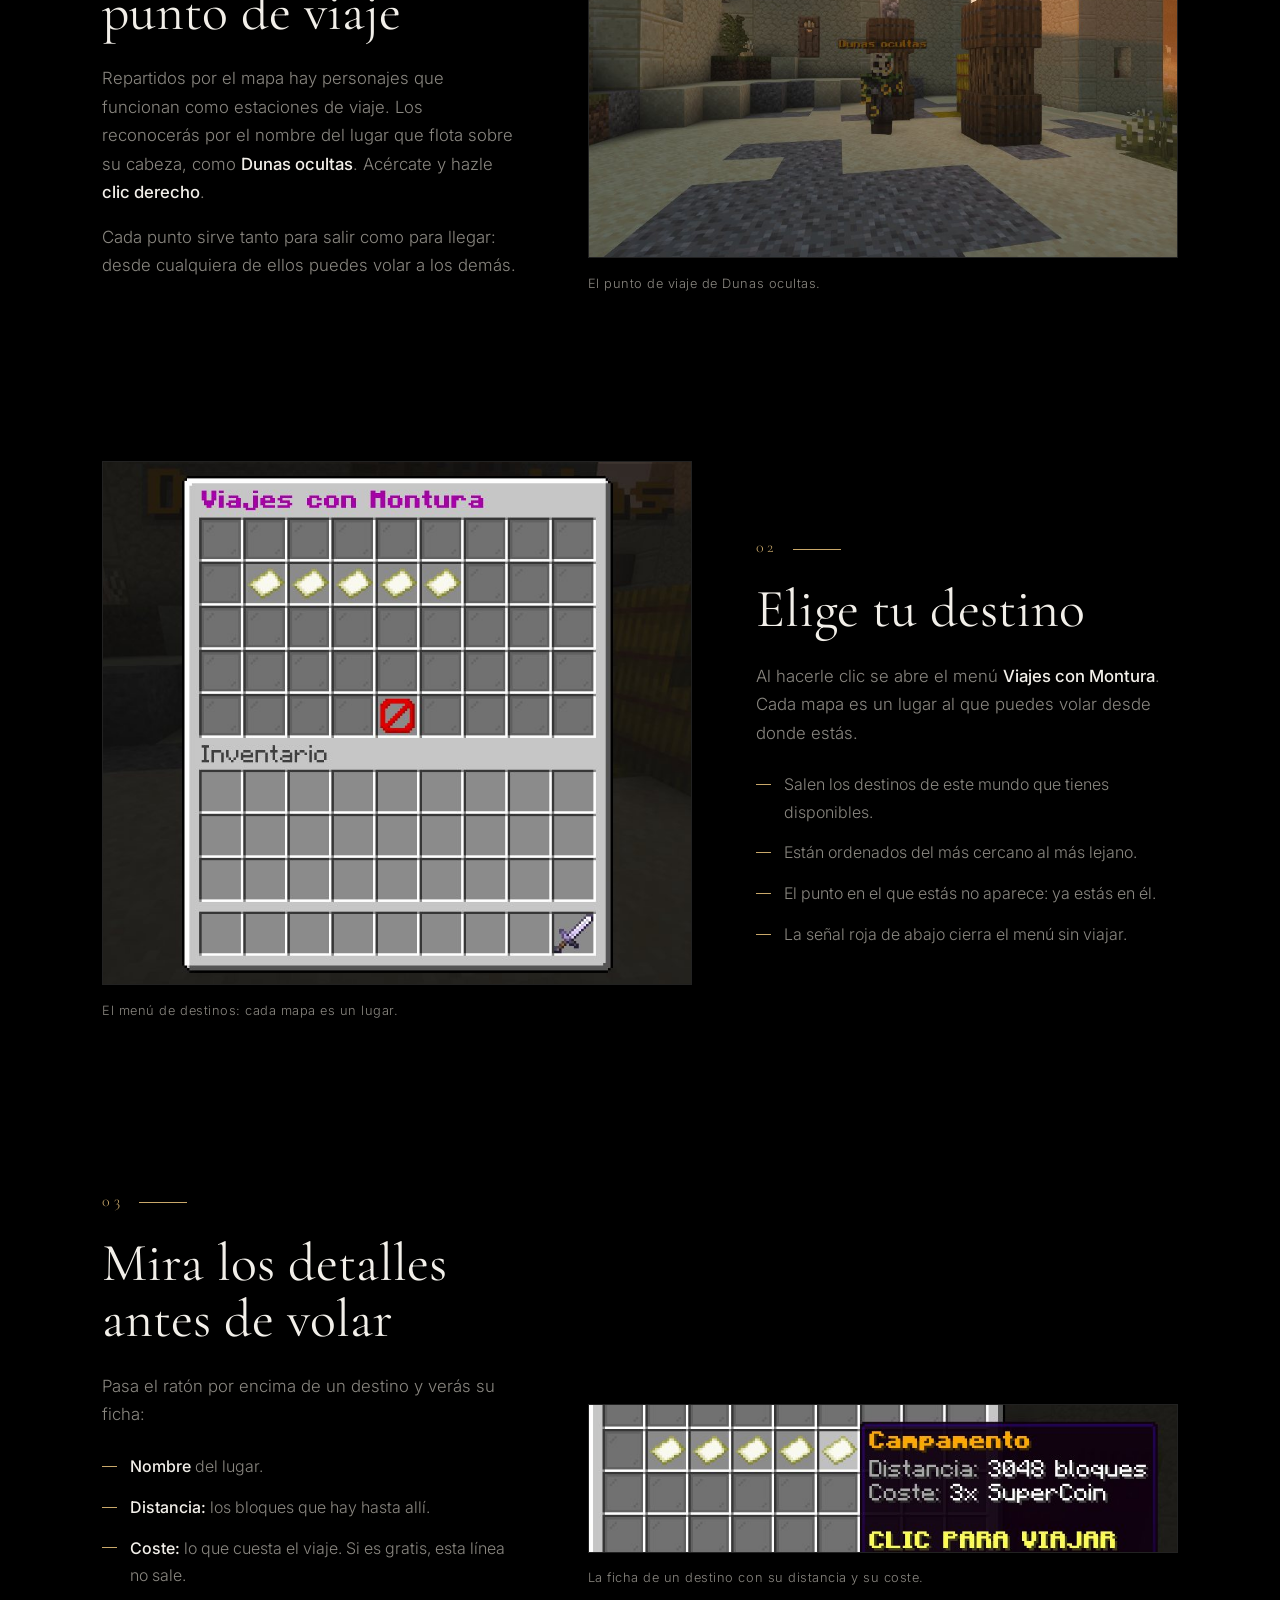
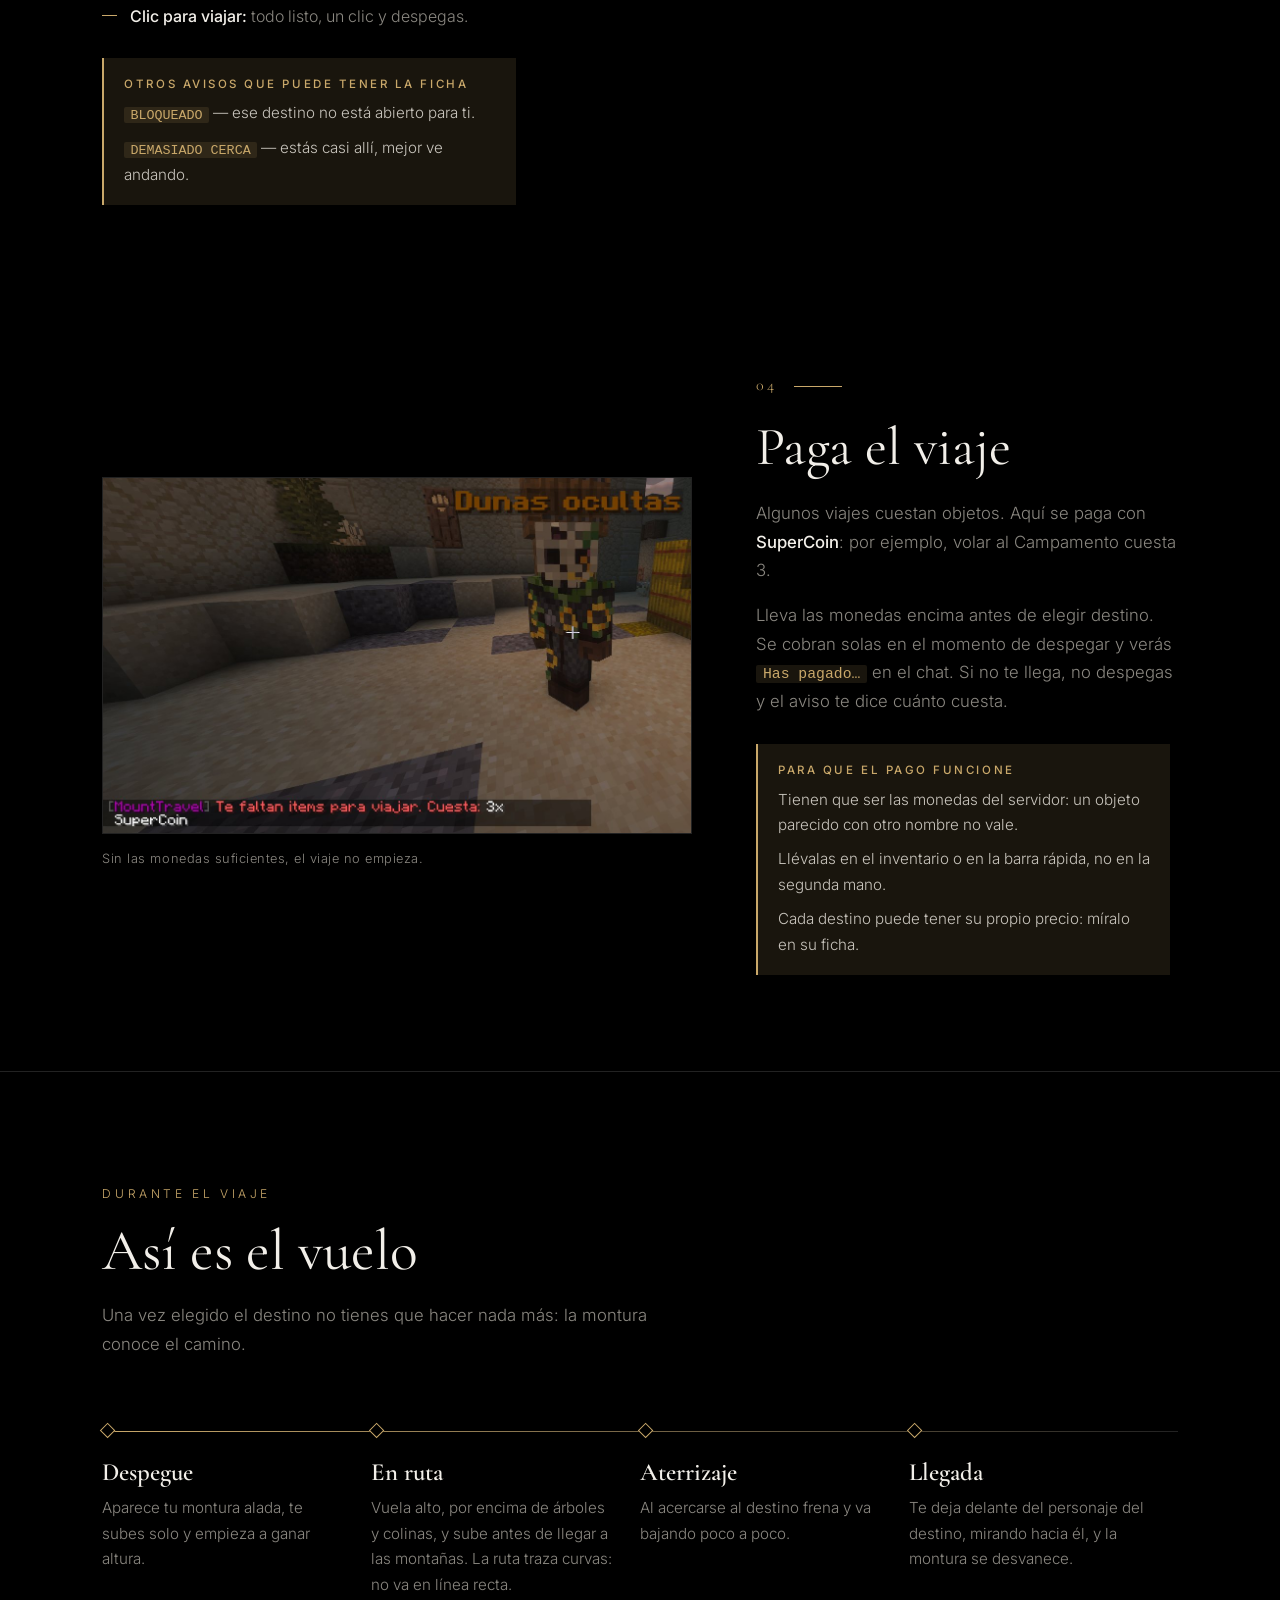
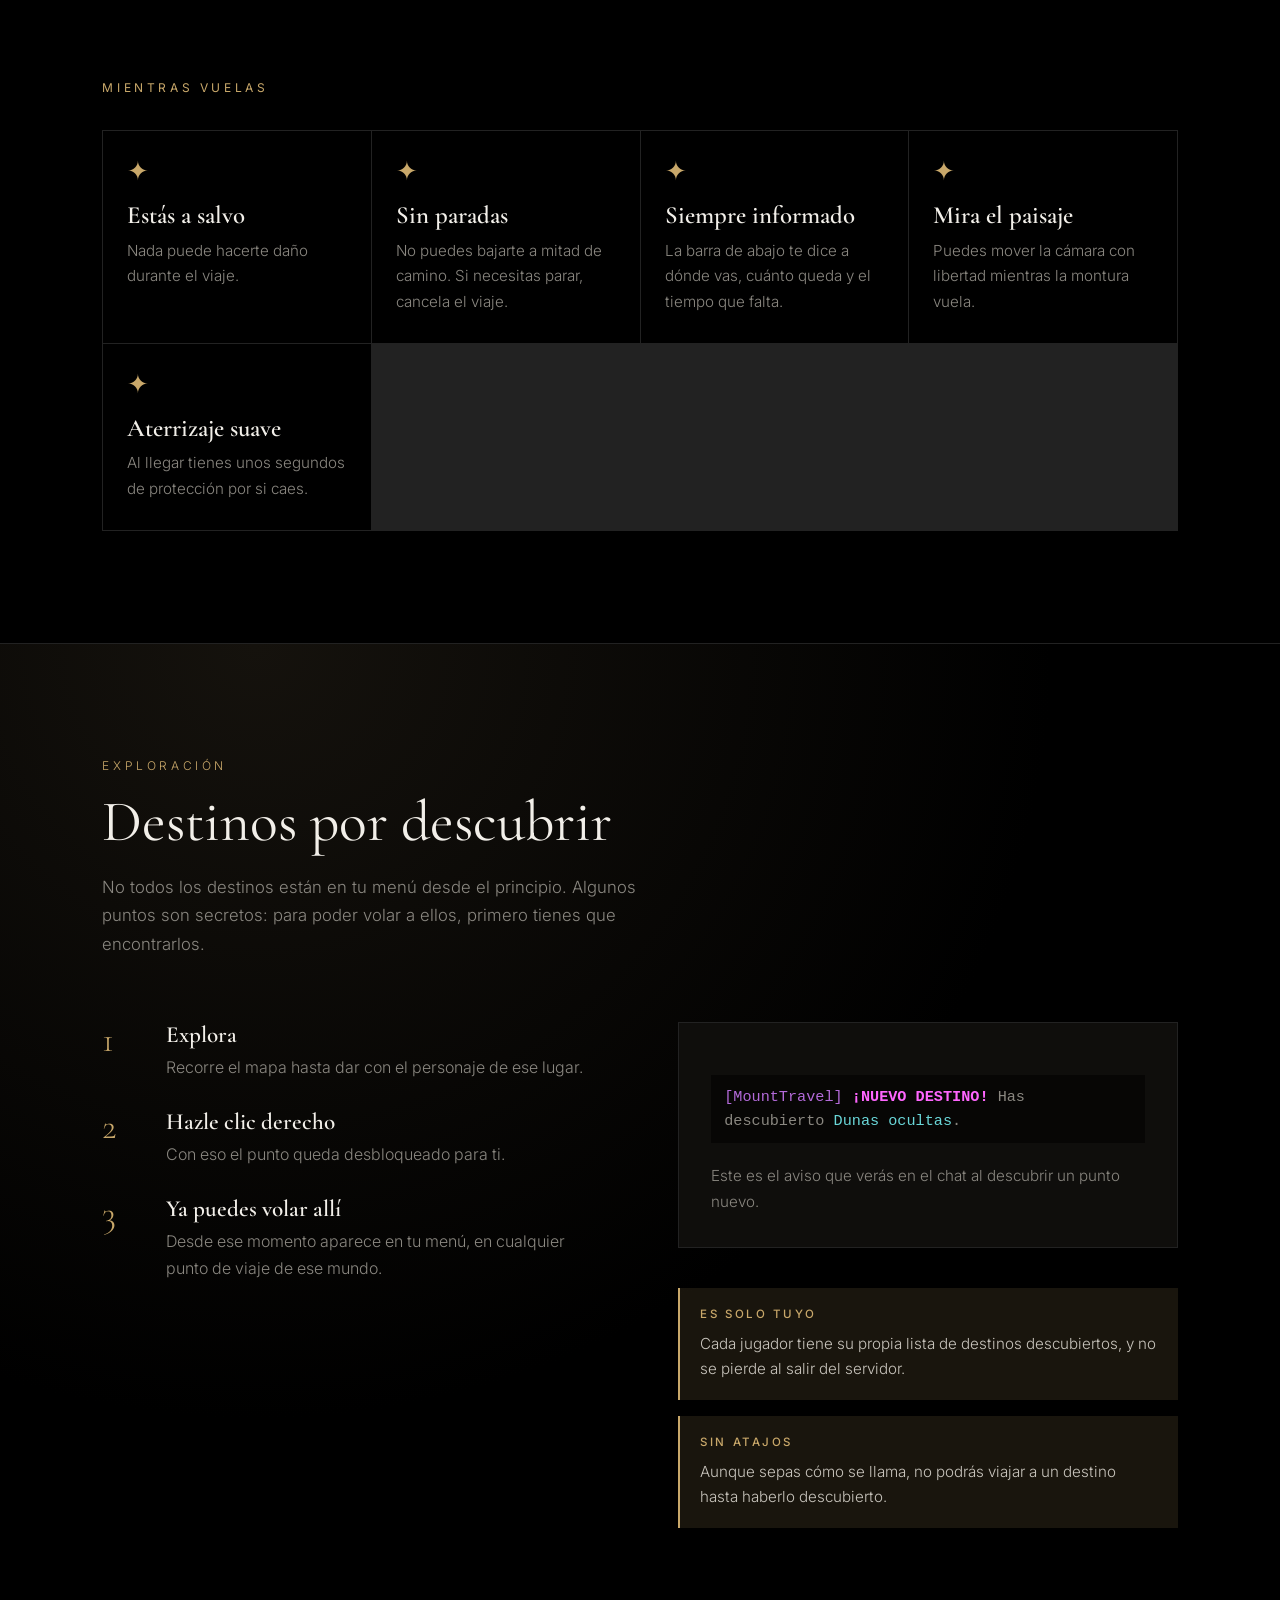
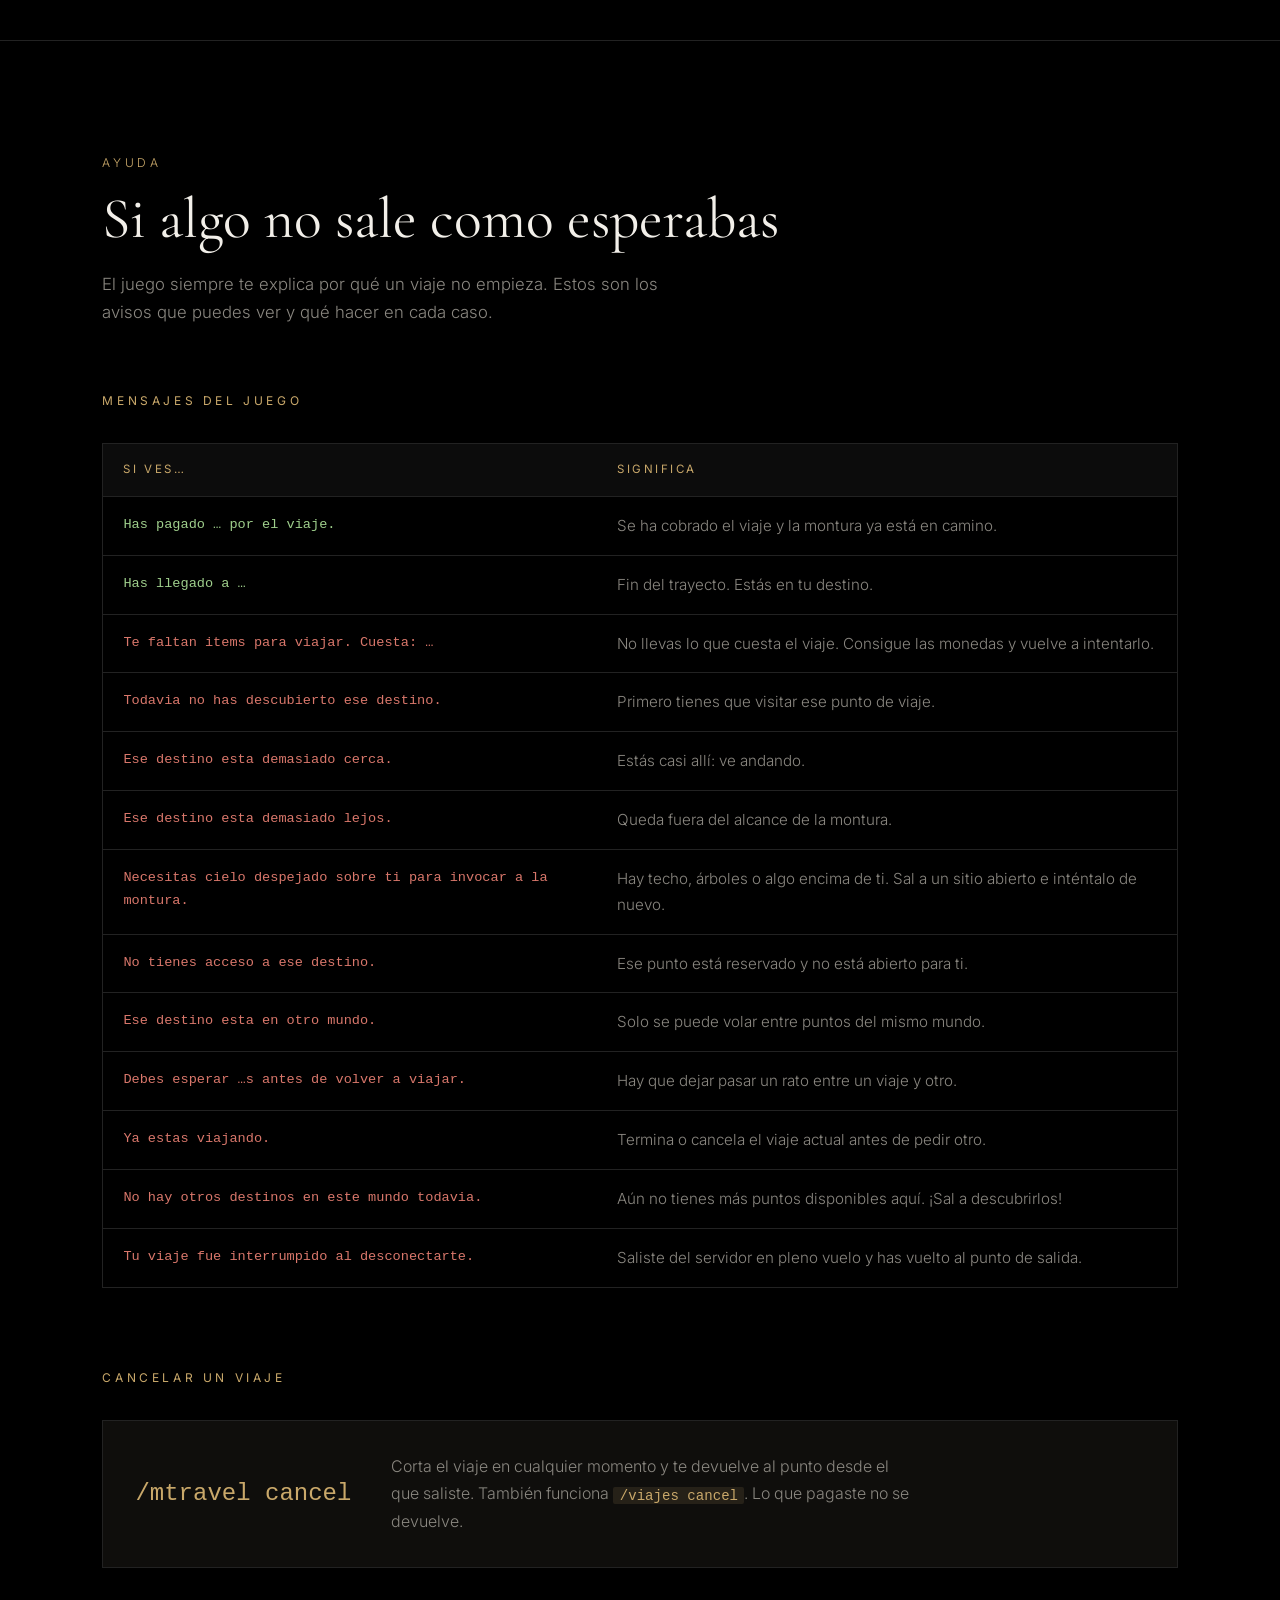
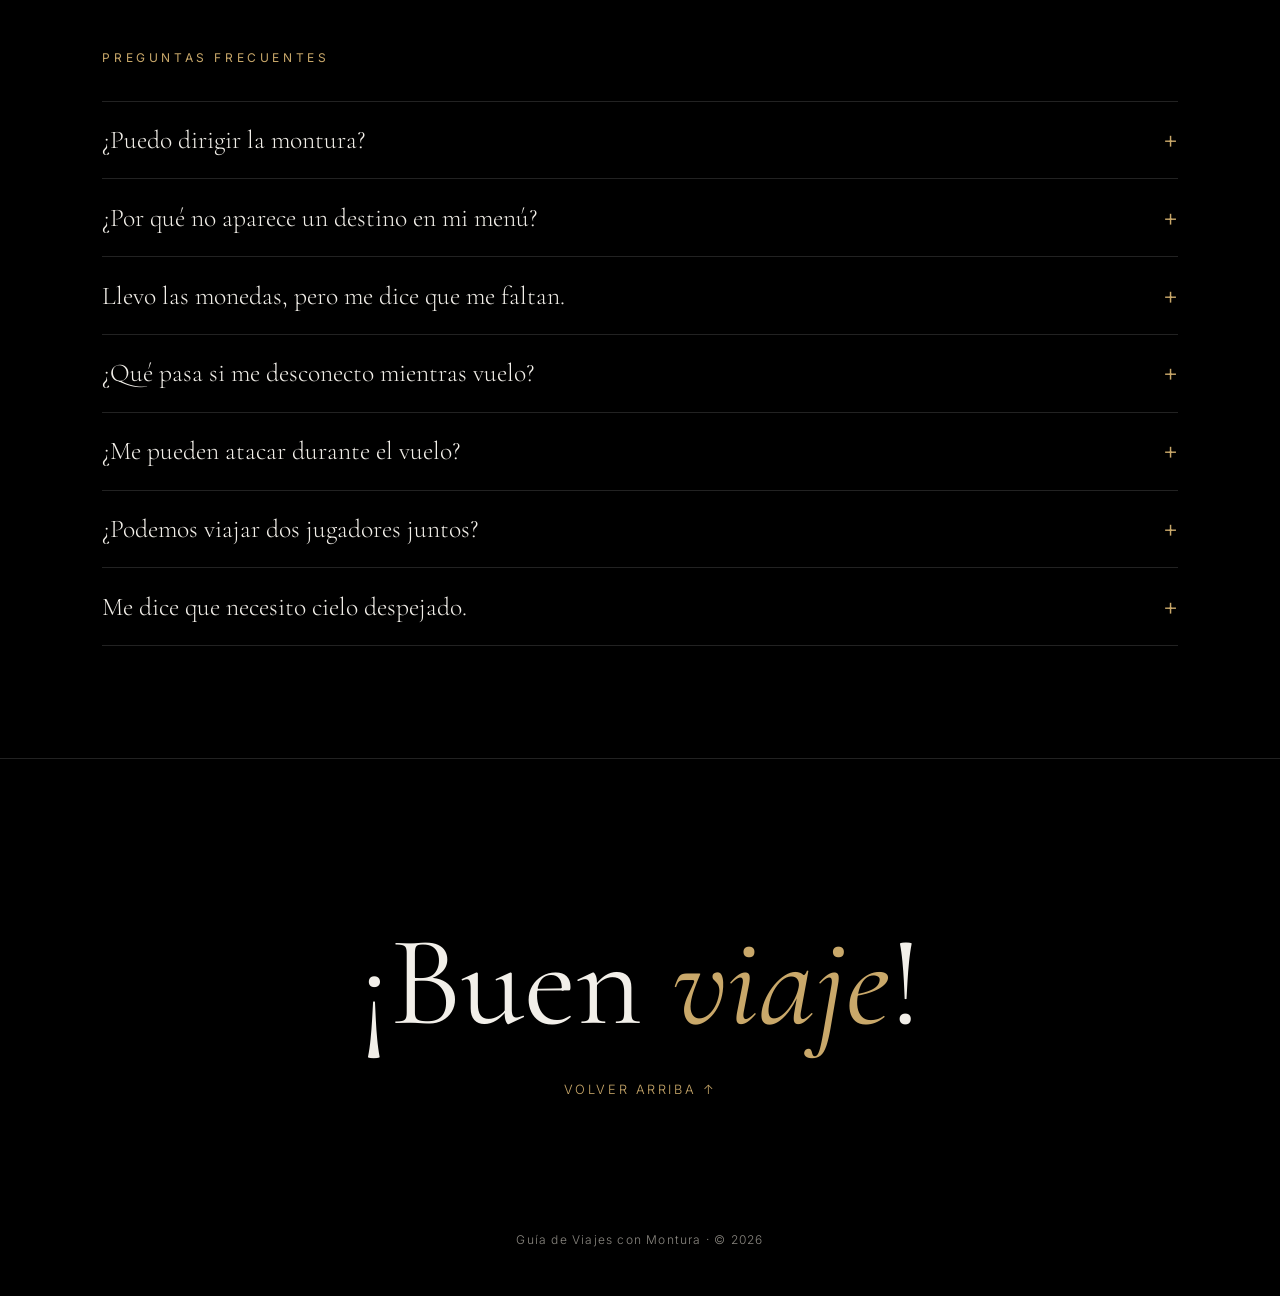
<file: wikis/mounttravel/index.html>
<!DOCTYPE html>
<html lang="es">
<head>
  <meta charset="UTF-8">
  <meta name="viewport" content="width=device-width, initial-scale=1.0">
  <title>Viajes con Montura — Guía del jugador</title>
  <meta name="description" content="Cómo viajar por el mapa a lomos de una montura alada: puntos de viaje, destinos, pagos, el vuelo y destinos por descubrir.">
  <link rel="preconnect" href="https://fonts.googleapis.com">
  <link rel="preconnect" href="https://fonts.gstatic.com" crossorigin>
  <link href="https://fonts.googleapis.com/css2?family=Cormorant+Garamond:ital,wght@0,400;0,600;1,400&family=Inter:wght@300;400;500&display=swap" rel="stylesheet">
  <link rel="stylesheet" href="styles.css">
  <link rel="icon" type="image/png" href="../../img/icono.png">
  <link rel="stylesheet" href="../../volver.css">
</head>
<body>

  <a href="../../index.html" class="volver-home" aria-label="Volver a la página principal de EuroLatam 7"><img src="../../img/icono.png" alt="" width="64" height="64"><span aria-hidden="true">←</span><span class="volver-text">Volver a EuroLatam 7</span></a>


  <div class="progress" aria-hidden="true"></div>

  <header class="nav">
    <a href="#inicio" class="logo">MountTravel<span>.</span></a>
    <nav aria-label="Secciones de la guía">
      <a href="#como-viajar">Cómo viajar</a>
      <a href="#destinos">Destinos</a>
      <a href="#pagar">Pagar</a>
      <a href="#vuelo">El vuelo</a>
      <a href="#descubrir">Descubrir</a>
      <a href="#ayuda">Ayuda</a>
    </nav>
  </header>

  <!-- PORTADA -->
  <section class="hero" id="inicio">
    <p class="eyebrow">Guía del jugador · Viajes con montura</p>
    <h1>Cruza el mundo a <em>lomos</em> de una montura alada.</h1>
    <p class="hero-text">
      Todo lo que necesitas para moverte entre los puntos de viaje del mapa:
      dónde encontrarlos, cómo elegir destino, cuánto cuesta y qué pasa
      mientras vuelas.
    </p>
    <a class="hero-cta" href="#como-viajar">Empezar a viajar</a>
    <span class="scroll-hint" aria-hidden="true">Desliza</span>
  </section>

  <!-- PASOS RAPIDOS -->
  <section class="steps" id="como-viajar">
    <div class="section-head">
      <span class="kicker">Lo básico</span>
      <h2>Viajar en cuatro pasos</h2>
    </div>
    <ol>
      <li>
        <h3>Busca un punto de viaje</h3>
        <p>Un personaje con el nombre del lugar sobre la cabeza.</p>
      </li>
      <li>
        <h3>Hazle clic derecho</h3>
        <p>Se abre el menú con los destinos a los que puedes ir.</p>
      </li>
      <li>
        <h3>Elige a dónde ir</h3>
        <p>Pasa el ratón por encima para ver la distancia y el precio.</p>
      </li>
      <li>
        <h3>Súbete y disfruta</h3>
        <p>La montura vuela sola y te deja en tu destino.</p>
      </li>
    </ol>
  </section>

  <!-- BLOQUES INTERCALADOS -->
  <main class="blocks">

    <article class="block" id="punto">
      <div class="block-text">
        <span class="number">01</span>
        <h2>Encuentra un punto de viaje</h2>
        <p>
          Repartidos por el mapa hay personajes que funcionan como estaciones
          de viaje. Los reconocerás por el nombre del lugar que flota sobre su
          cabeza, como <strong>Dunas ocultas</strong>. Acércate y hazle
          <strong>clic derecho</strong>.
        </p>
        <p>
          Cada punto sirve tanto para salir como para llegar: desde cualquiera
          de ellos puedes volar a los demás.
        </p>
      </div>
      <figure class="block-media shot-wrap">
        <a class="shot" href="#ver-punto" style="--x:490; --y:210; --w:900; --h:600">
          <img src="img/punto-de-viaje.jpg" alt="Un personaje con el nombre «Dunas ocultas» sobre la cabeza, en una plaza del desierto al atardecer" loading="lazy">
        </a>
        <figcaption>El punto de viaje de Dunas ocultas.</figcaption>
      </figure>
    </article>

    <article class="block block--reverse" id="menu">
      <div class="block-text">
        <span class="number">02</span>
        <h2>Elige tu destino</h2>
        <p>
          Al hacerle clic se abre el menú <strong>Viajes con Montura</strong>.
          Cada mapa es un lugar al que puedes volar desde donde estás.
        </p>
        <ul class="list">
          <li>Salen los destinos de este mundo que tienes disponibles.</li>
          <li>Están ordenados del más cercano al más lejano.</li>
          <li>El punto en el que estás no aparece: ya estás en él.</li>
          <li>La señal roja de abajo cierra el menú sin viajar.</li>
        </ul>
      </div>
      <figure class="block-media shot-wrap">
        <a class="shot" href="#ver-menu" style="--x:600; --y:190; --w:720; --h:640">
          <img src="img/menu-destinos.jpg" alt="Menú «Viajes con Montura» con cinco mapas, uno por destino, y una señal roja para cerrar" loading="lazy">
        </a>
        <figcaption>El menú de destinos: cada mapa es un lugar.</figcaption>
      </figure>
    </article>

    <article class="block" id="destinos">
      <div class="block-text">
        <span class="number">03</span>
        <h2>Mira los detalles antes de volar</h2>
        <p>Pasa el ratón por encima de un destino y verás su ficha:</p>
        <ul class="list">
          <li><strong>Nombre</strong> del lugar.</li>
          <li><strong>Distancia:</strong> los bloques que hay hasta allí.</li>
          <li><strong>Coste:</strong> lo que cuesta el viaje. Si es gratis, esta línea no sale.</li>
          <li><strong>Clic para viajar:</strong> todo listo, un clic y despegas.</li>
        </ul>
        <div class="callout">
          <strong>Otros avisos que puede tener la ficha</strong>
          <ul>
            <li><span class="game">BLOQUEADO</span> — ese destino no está abierto para ti.</li>
            <li><span class="game">DEMASIADO CERCA</span> — estás casi allí, mejor ve andando.</li>
          </ul>
        </div>
      </div>
      <figure class="block-media shot-wrap">
        <a class="shot" href="#ver-detalle" style="--x:700; --y:285; --w:740; --h:186">
          <img src="img/menu-destino-detalle.jpg" alt="Ficha del destino Campamento: distancia 3048 bloques, coste 3 SuperCoin y el texto «Clic para viajar»" loading="lazy">
        </a>
        <figcaption>La ficha de un destino con su distancia y su coste.</figcaption>
      </figure>
    </article>

    <article class="block block--reverse" id="pagar">
      <div class="block-text">
        <span class="number">04</span>
        <h2>Paga el viaje</h2>
        <p>
          Algunos viajes cuestan objetos. Aquí se paga con
          <strong>SuperCoin</strong>: por ejemplo, volar al Campamento cuesta 3.
        </p>
        <p>
          Lleva las monedas encima antes de elegir destino. Se cobran solas en
          el momento de despegar y verás <span class="game">Has pagado…</span>
          en el chat. Si no te llega, no despegas y el aviso te dice cuánto
          cuesta.
        </p>
        <div class="callout">
          <strong>Para que el pago funcione</strong>
          <ul>
            <li>Tienen que ser las monedas del servidor: un objeto parecido con otro nombre no vale.</li>
            <li>Llévalas en el inventario o en la barra rápida, no en la segunda mano.</li>
            <li>Cada destino puede tener su propio precio: míralo en su ficha.</li>
          </ul>
        </div>
      </div>
      <figure class="block-media shot-wrap">
        <a class="shot" href="#ver-pago" style="--x:0; --y:200; --w:1200; --h:725">
          <img src="img/sin-monedas.jpg" alt="Chat del juego con el aviso «Te faltan items para viajar. Cuesta: 3x SuperCoin» frente al punto de viaje" loading="lazy">
        </a>
        <figcaption>Sin las monedas suficientes, el viaje no empieza.</figcaption>
      </figure>
    </article>

  </main>

  <!-- EL VUELO -->
  <section class="panel" id="vuelo">
    <div class="section-head">
      <span class="kicker">Durante el viaje</span>
      <h2>Así es el vuelo</h2>
      <p>
        Una vez elegido el destino no tienes que hacer nada más: la montura
        conoce el camino.
      </p>
    </div>

    <ol class="timeline">
      <li>
        <h3>Despegue</h3>
        <p>Aparece tu montura alada, te subes solo y empieza a ganar altura.</p>
      </li>
      <li>
        <h3>En ruta</h3>
        <p>Vuela alto, por encima de árboles y colinas, y sube antes de llegar a las montañas. La ruta traza curvas: no va en línea recta.</p>
      </li>
      <li>
        <h3>Aterrizaje</h3>
        <p>Al acercarse al destino frena y va bajando poco a poco.</p>
      </li>
      <li>
        <h3>Llegada</h3>
        <p>Te deja delante del personaje del destino, mirando hacia él, y la montura se desvanece.</p>
      </li>
    </ol>

    <h3 class="subhead">Mientras vuelas</h3>
    <div class="cards">
      <div class="card">
        <span class="icon" aria-hidden="true">✦</span>
        <h3>Estás a salvo</h3>
        <p>Nada puede hacerte daño durante el viaje.</p>
      </div>
      <div class="card">
        <span class="icon" aria-hidden="true">✦</span>
        <h3>Sin paradas</h3>
        <p>No puedes bajarte a mitad de camino. Si necesitas parar, cancela el viaje.</p>
      </div>
      <div class="card">
        <span class="icon" aria-hidden="true">✦</span>
        <h3>Siempre informado</h3>
        <p>La barra de abajo te dice a dónde vas, cuánto queda y el tiempo que falta.</p>
      </div>
      <div class="card">
        <span class="icon" aria-hidden="true">✦</span>
        <h3>Mira el paisaje</h3>
        <p>Puedes mover la cámara con libertad mientras la montura vuela.</p>
      </div>
      <div class="card">
        <span class="icon" aria-hidden="true">✦</span>
        <h3>Aterrizaje suave</h3>
        <p>Al llegar tienes unos segundos de protección por si caes.</p>
      </div>
    </div>
  </section>

  <!-- DESTINOS POR DESCUBRIR -->
  <section class="panel panel--soft" id="descubrir">
    <div class="section-head">
      <span class="kicker">Exploración</span>
      <h2>Destinos por descubrir</h2>
      <p>
        No todos los destinos están en tu menú desde el principio. Algunos
        puntos son secretos: para poder volar a ellos, primero tienes que
        encontrarlos.
      </p>
    </div>

    <div class="split">
      <ol class="discover-steps">
        <li>
          <div>
            <strong>Explora</strong>
            Recorre el mapa hasta dar con el personaje de ese lugar.
          </div>
        </li>
        <li>
          <div>
            <strong>Hazle clic derecho</strong>
            Con eso el punto queda desbloqueado para ti.
          </div>
        </li>
        <li>
          <div>
            <strong>Ya puedes volar allí</strong>
            Desde ese momento aparece en tu menú, en cualquier punto de viaje de ese mundo.
          </div>
        </li>
      </ol>

      <div>
        <div class="toast">
          <p class="toast-line">
            <span class="tag">[MountTravel]</span>
            <span class="new">¡NUEVO DESTINO!</span>
            Has descubierto <span class="hl">Dunas ocultas</span>.
          </p>
          <p>Este es el aviso que verás en el chat al descubrir un punto nuevo.</p>
        </div>

        <div class="notes">
          <div class="callout">
            <strong>Es solo tuyo</strong>
            Cada jugador tiene su propia lista de destinos descubiertos, y no se
            pierde al salir del servidor.
          </div>
          <div class="callout">
            <strong>Sin atajos</strong>
            Aunque sepas cómo se llama, no podrás viajar a un destino hasta
            haberlo descubierto.
          </div>
        </div>
      </div>
    </div>
  </section>

  <!-- AYUDA -->
  <section class="help" id="ayuda">
    <div class="section-head">
      <span class="kicker">Ayuda</span>
      <h2>Si algo no sale como esperabas</h2>
      <p>
        El juego siempre te explica por qué un viaje no empieza. Estos son los
        avisos que puedes ver y qué hacer en cada caso.
      </p>
    </div>

    <h3 class="subhead">Mensajes del juego</h3>
    <div class="table-wrap">
      <table class="msg-table">
        <thead>
          <tr>
            <th scope="col">Si ves…</th>
            <th scope="col">Significa</th>
          </tr>
        </thead>
        <tbody>
          <tr>
            <td class="ok">Has pagado … por el viaje.</td>
            <td>Se ha cobrado el viaje y la montura ya está en camino.</td>
          </tr>
          <tr>
            <td class="ok">Has llegado a …</td>
            <td>Fin del trayecto. Estás en tu destino.</td>
          </tr>
          <tr>
            <td>Te faltan items para viajar. Cuesta: …</td>
            <td>No llevas lo que cuesta el viaje. Consigue las monedas y vuelve a intentarlo.</td>
          </tr>
          <tr>
            <td>Todavia no has descubierto ese destino.</td>
            <td>Primero tienes que visitar ese punto de viaje.</td>
          </tr>
          <tr>
            <td>Ese destino esta demasiado cerca.</td>
            <td>Estás casi allí: ve andando.</td>
          </tr>
          <tr>
            <td>Ese destino esta demasiado lejos.</td>
            <td>Queda fuera del alcance de la montura.</td>
          </tr>
          <tr>
            <td>Necesitas cielo despejado sobre ti para invocar a la montura.</td>
            <td>Hay techo, árboles o algo encima de ti. Sal a un sitio abierto e inténtalo de nuevo.</td>
          </tr>
          <tr>
            <td>No tienes acceso a ese destino.</td>
            <td>Ese punto está reservado y no está abierto para ti.</td>
          </tr>
          <tr>
            <td>Ese destino esta en otro mundo.</td>
            <td>Solo se puede volar entre puntos del mismo mundo.</td>
          </tr>
          <tr>
            <td>Debes esperar …s antes de volver a viajar.</td>
            <td>Hay que dejar pasar un rato entre un viaje y otro.</td>
          </tr>
          <tr>
            <td>Ya estas viajando.</td>
            <td>Termina o cancela el viaje actual antes de pedir otro.</td>
          </tr>
          <tr>
            <td>No hay otros destinos en este mundo todavia.</td>
            <td>Aún no tienes más puntos disponibles aquí. ¡Sal a descubrirlos!</td>
          </tr>
          <tr>
            <td>Tu viaje fue interrumpido al desconectarte.</td>
            <td>Saliste del servidor en pleno vuelo y has vuelto al punto de salida.</td>
          </tr>
        </tbody>
      </table>
    </div>

    <h3 class="subhead">Cancelar un viaje</h3>
    <div class="command">
      <code>/mtravel cancel</code>
      <p>
        Corta el viaje en cualquier momento y te devuelve al punto desde el que
        saliste. También funciona <span class="game">/viajes cancel</span>.
        Lo que pagaste no se devuelve.
      </p>
    </div>

    <h3 class="subhead">Preguntas frecuentes</h3>
    <div class="faq">
      <details>
        <summary>¿Puedo dirigir la montura?</summary>
        <p>No. Vuela sola y busca el mejor camino, esquivando montañas y obstáculos. Tú solo tienes que disfrutar del viaje.</p>
      </details>
      <details>
        <summary>¿Por qué no aparece un destino en mi menú?</summary>
        <p>Puede que todavía no lo hayas descubierto, que esté en otro mundo o que sea el punto en el que estás ahora mismo.</p>
      </details>
      <details>
        <summary>Llevo las monedas, pero me dice que me faltan.</summary>
        <p>Comprueba que sean las monedas del servidor (con su nombre), que tengas la cantidad completa y que estén en el inventario o en la barra rápida, no en la segunda mano.</p>
      </details>
      <details>
        <summary>¿Qué pasa si me desconecto mientras vuelo?</summary>
        <p>El viaje se corta. Al volver a entrar aparecerás en el punto desde el que saliste, sin caer desde el cielo. El pago no se devuelve.</p>
      </details>
      <details>
        <summary>¿Me pueden atacar durante el vuelo?</summary>
        <p>No. Mientras viajas nada puede hacerte daño, y al aterrizar tienes unos segundos de protección.</p>
      </details>
      <details>
        <summary>¿Podemos viajar dos jugadores juntos?</summary>
        <p>Cada jugador vuela en su propia montura. Si vais al mismo sitio, pedid el viaje cada uno desde el punto de salida.</p>
      </details>
      <details>
        <summary>Me dice que necesito cielo despejado.</summary>
        <p>La montura necesita espacio libre encima de ti para aparecer. Apártate de techos, árboles o salientes e inténtalo de nuevo.</p>
      </details>
    </div>
  </section>

  <!-- CIERRE -->
  <footer class="footer">
    <h2>¡Buen <em>viaje</em>!</h2>
    <a href="#inicio" class="footer-link">Volver arriba ↑</a>
    <p class="copy">Guía de Viajes con Montura · © 2026</p>
  </footer>

  <!-- AMPLIACIONES (se abren al pulsar una captura) -->
  <div class="lightbox" id="ver-punto" role="dialog" aria-label="Captura ampliada: punto de viaje">
    <a class="lightbox-close" href="#punto" aria-label="Cerrar"><span>Cerrar ✕</span></a>
    <img src="img/punto-de-viaje.jpg" alt="Punto de viaje de Dunas ocultas a pantalla completa" loading="lazy">
  </div>
  <div class="lightbox" id="ver-menu" role="dialog" aria-label="Captura ampliada: menú de destinos">
    <a class="lightbox-close" href="#menu" aria-label="Cerrar"><span>Cerrar ✕</span></a>
    <img src="img/menu-destinos.jpg" alt="Menú de destinos a pantalla completa" loading="lazy">
  </div>
  <div class="lightbox" id="ver-detalle" role="dialog" aria-label="Captura ampliada: ficha de un destino">
    <a class="lightbox-close" href="#destinos" aria-label="Cerrar"><span>Cerrar ✕</span></a>
    <img src="img/menu-destino-detalle.jpg" alt="Ficha del destino Campamento a pantalla completa" loading="lazy">
  </div>
  <div class="lightbox" id="ver-pago" role="dialog" aria-label="Captura ampliada: aviso de pago">
    <a class="lightbox-close" href="#pagar" aria-label="Cerrar"><span>Cerrar ✕</span></a>
    <img src="img/sin-monedas.jpg" alt="Aviso de que faltan monedas a pantalla completa" loading="lazy">
  </div>

</body>
</html>
</file>
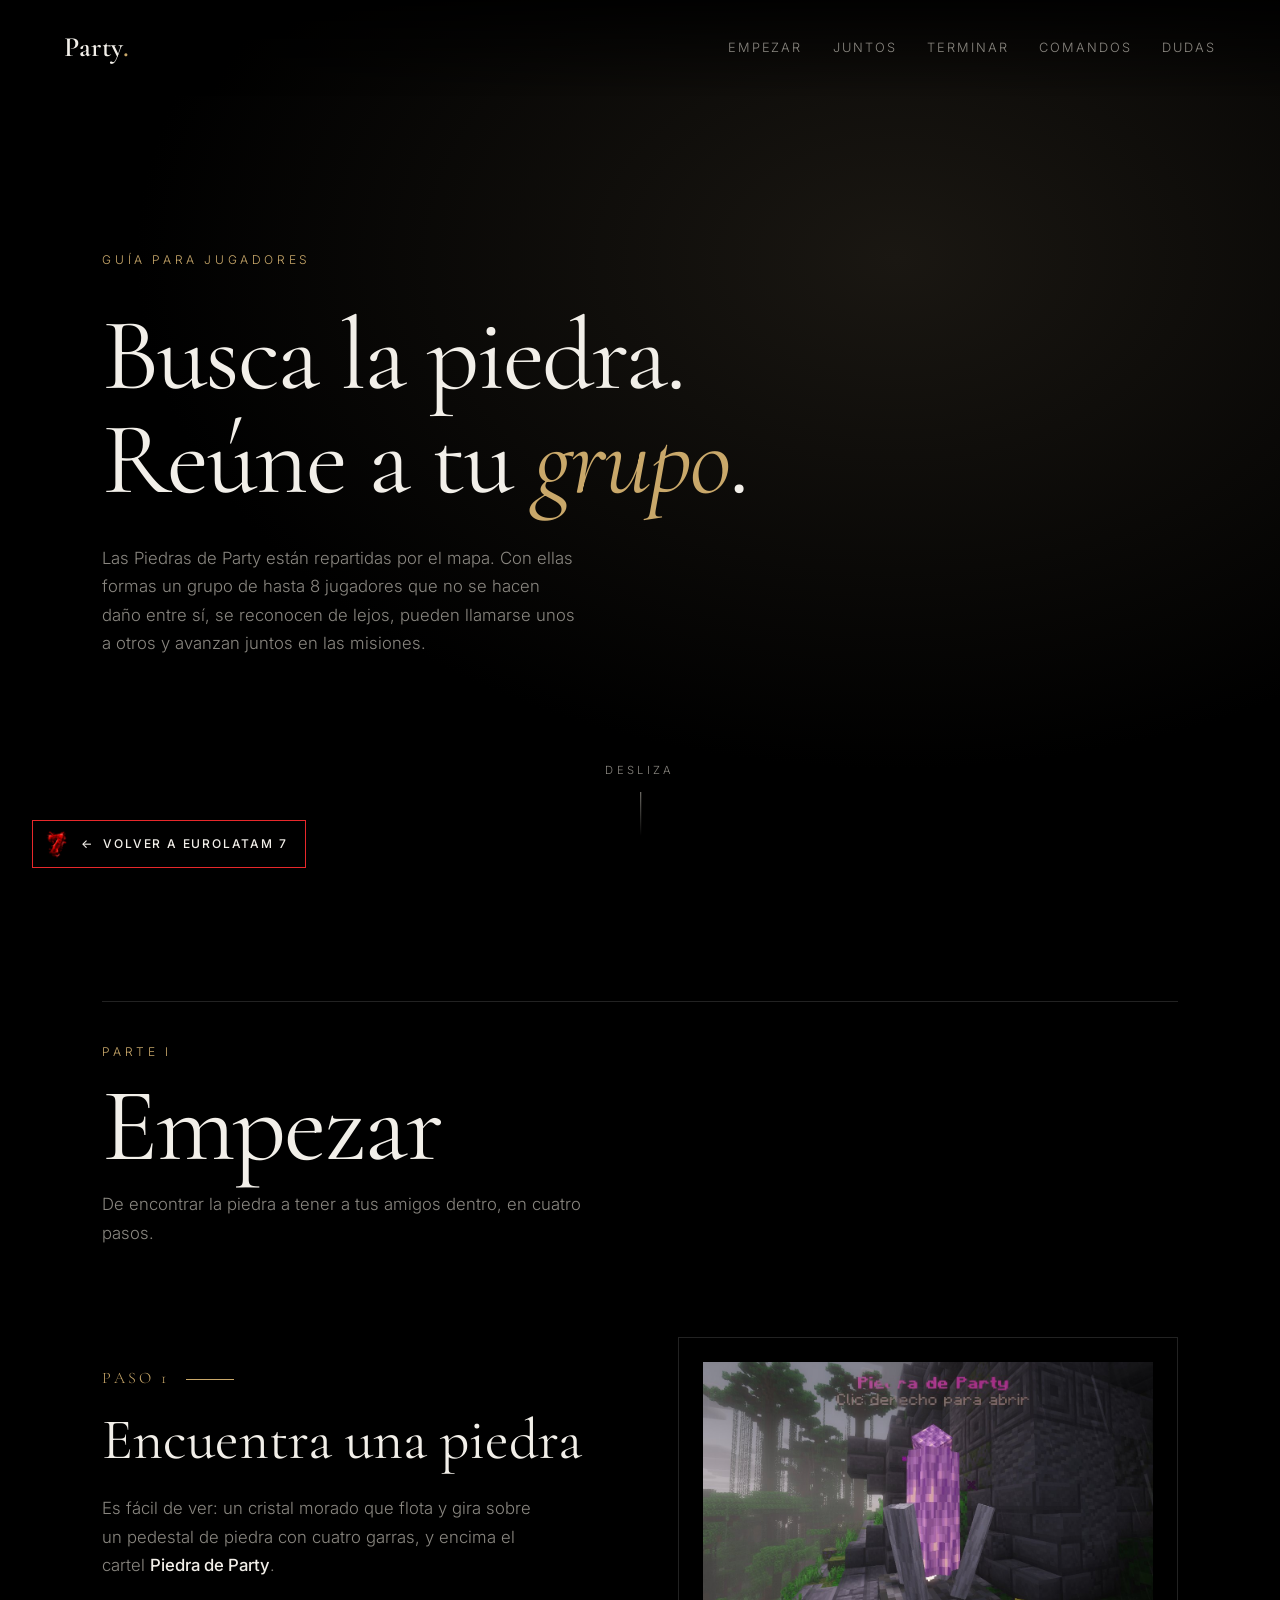
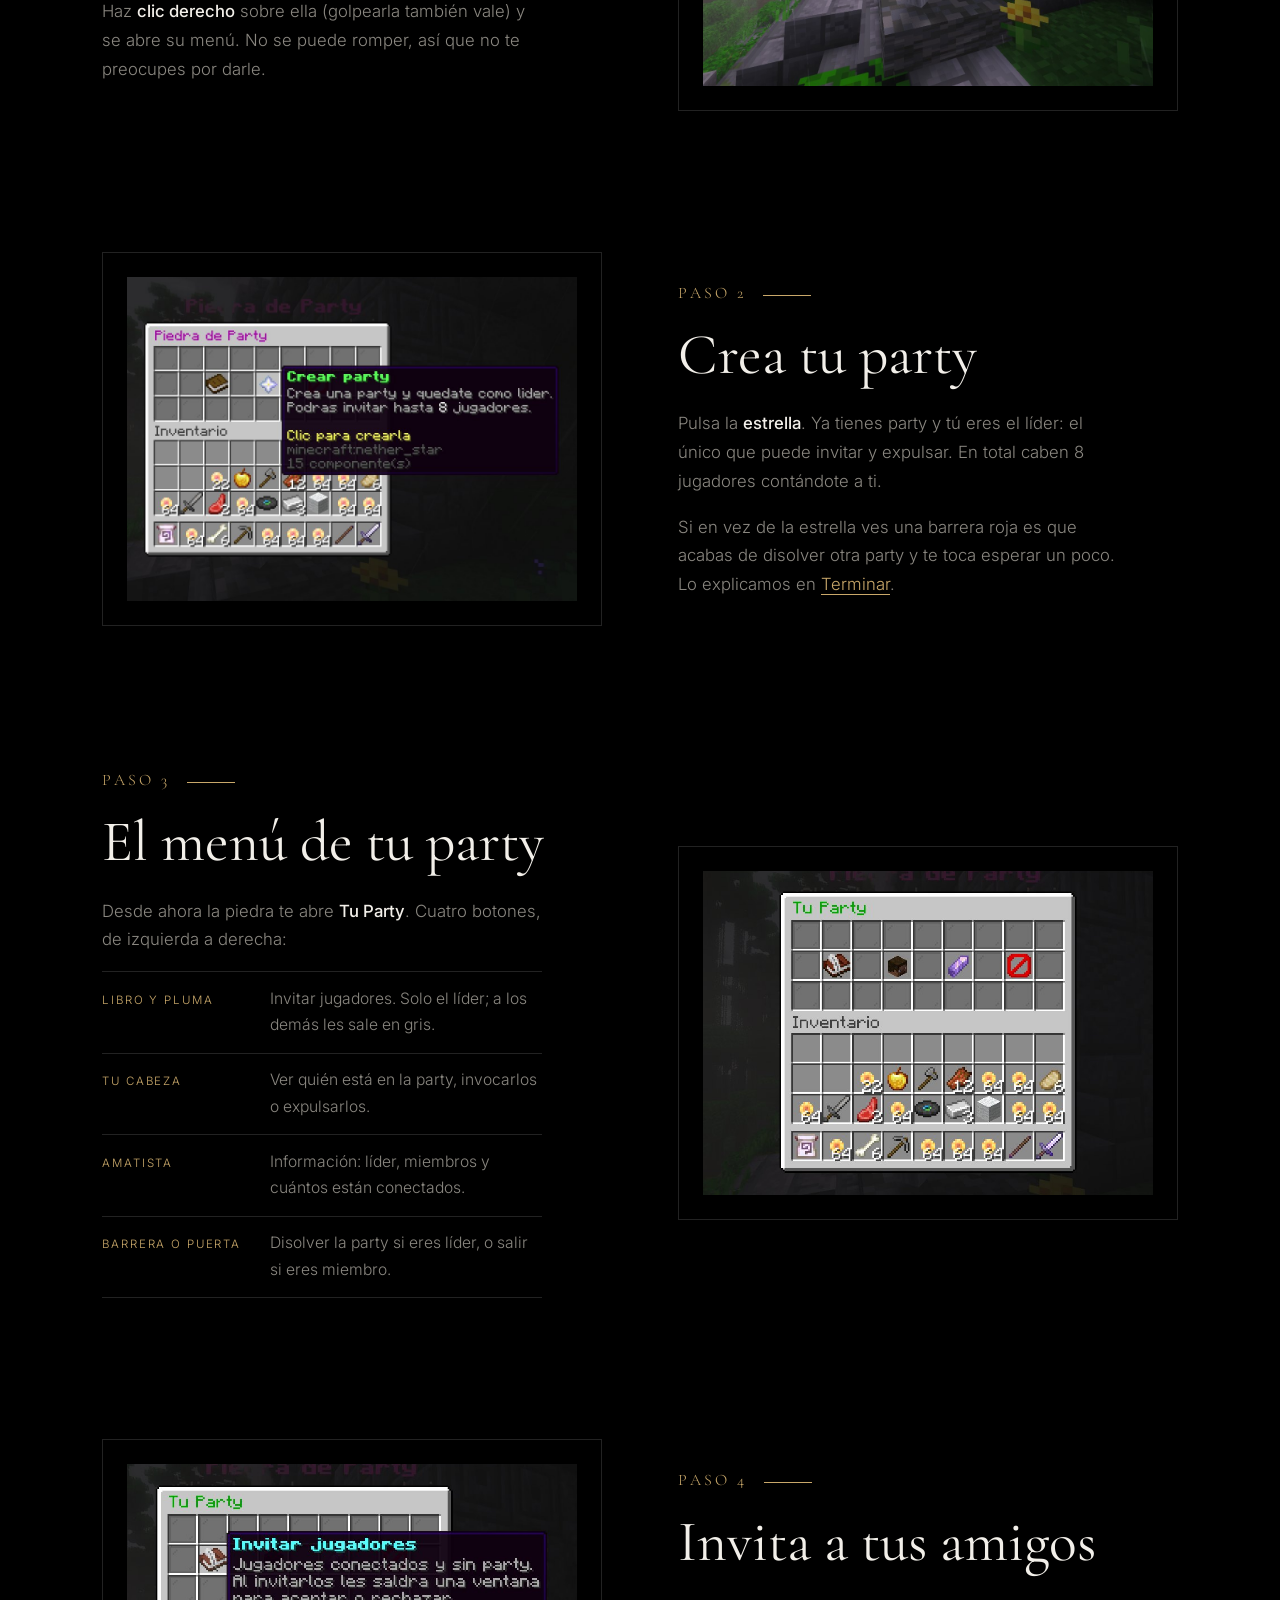
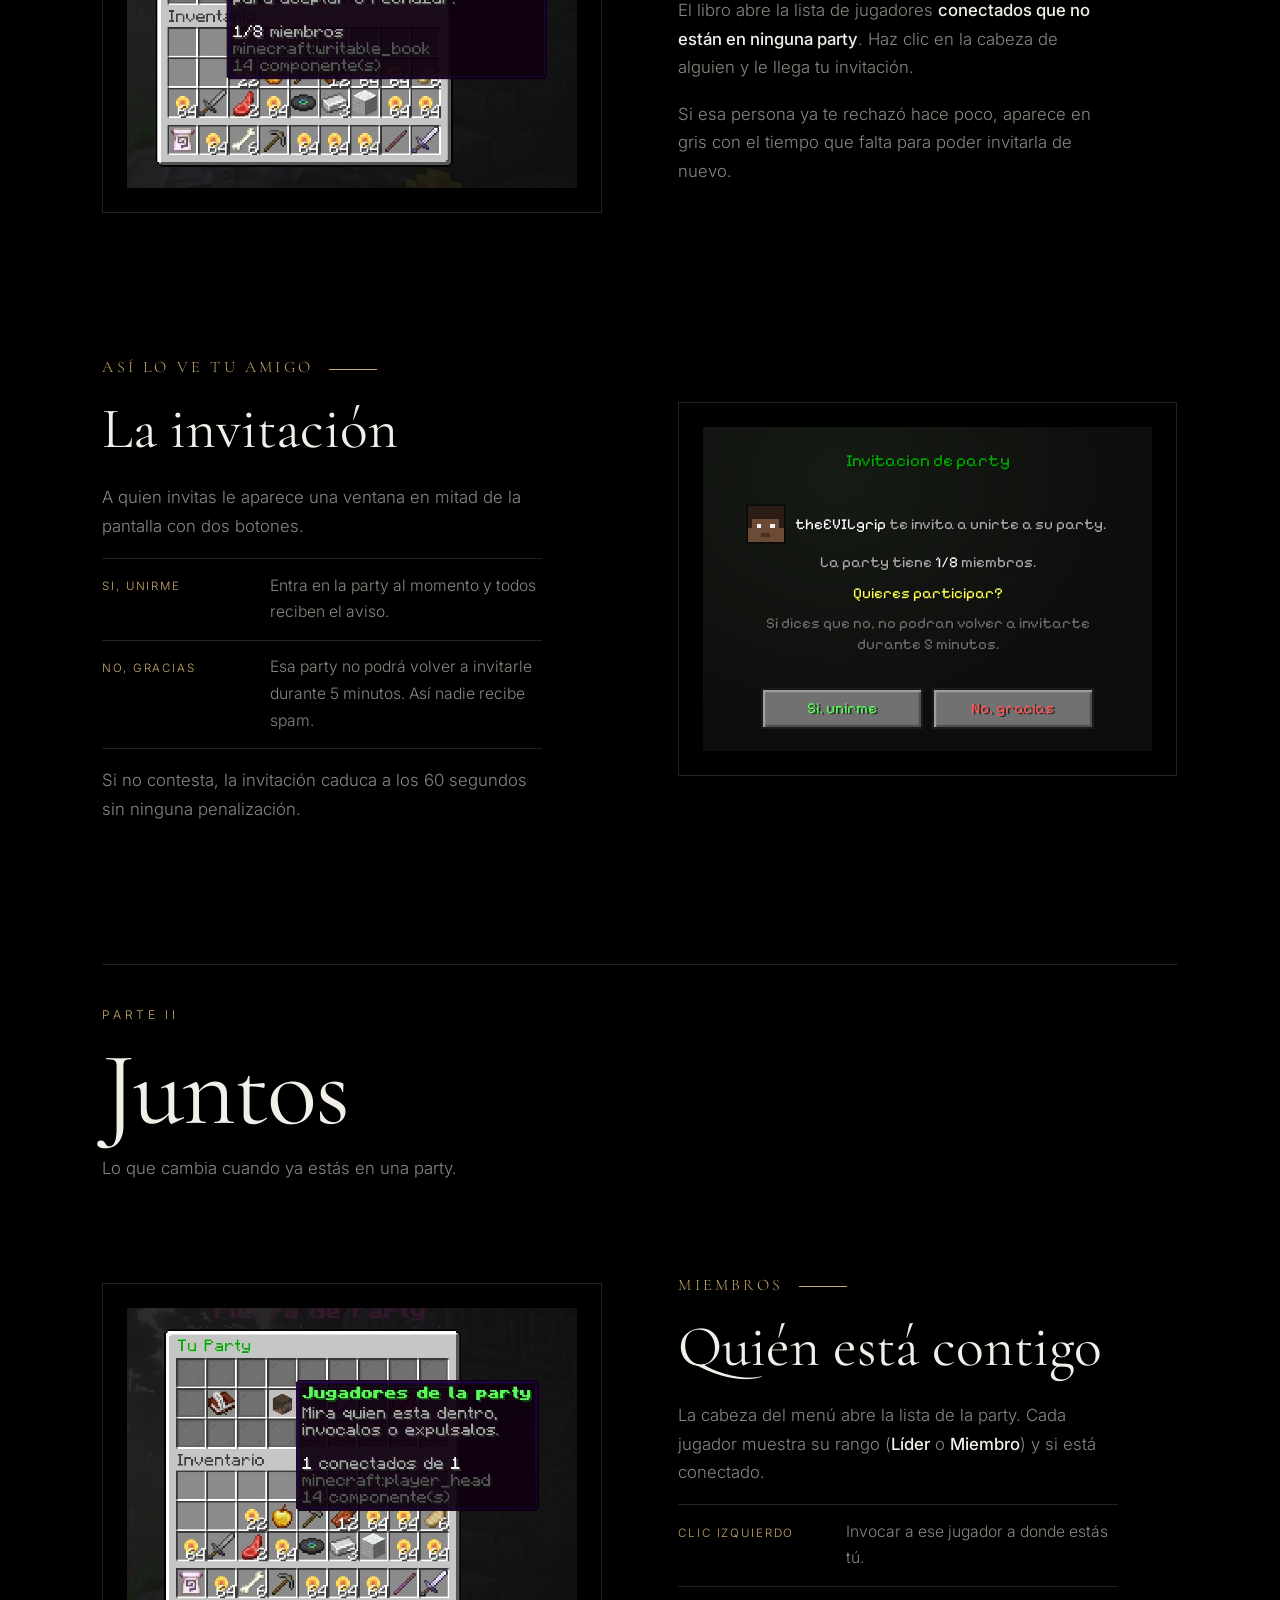
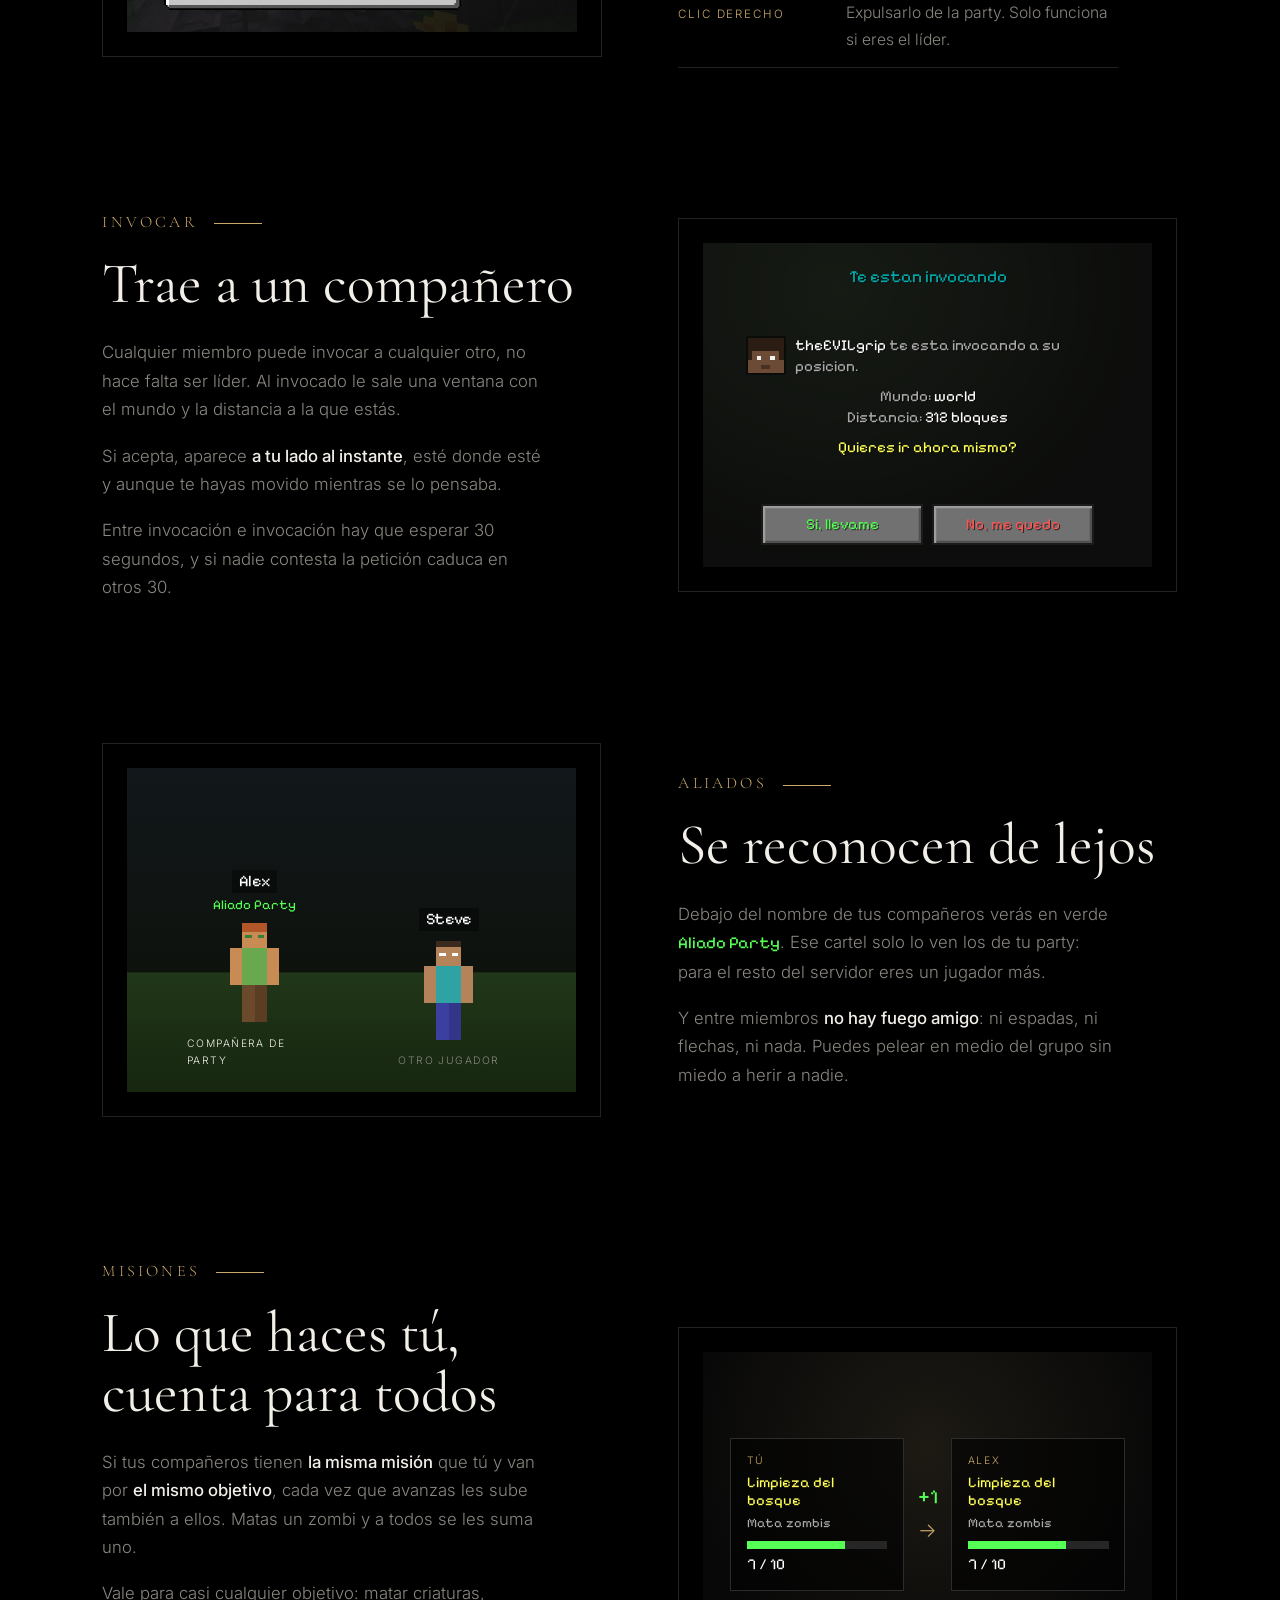
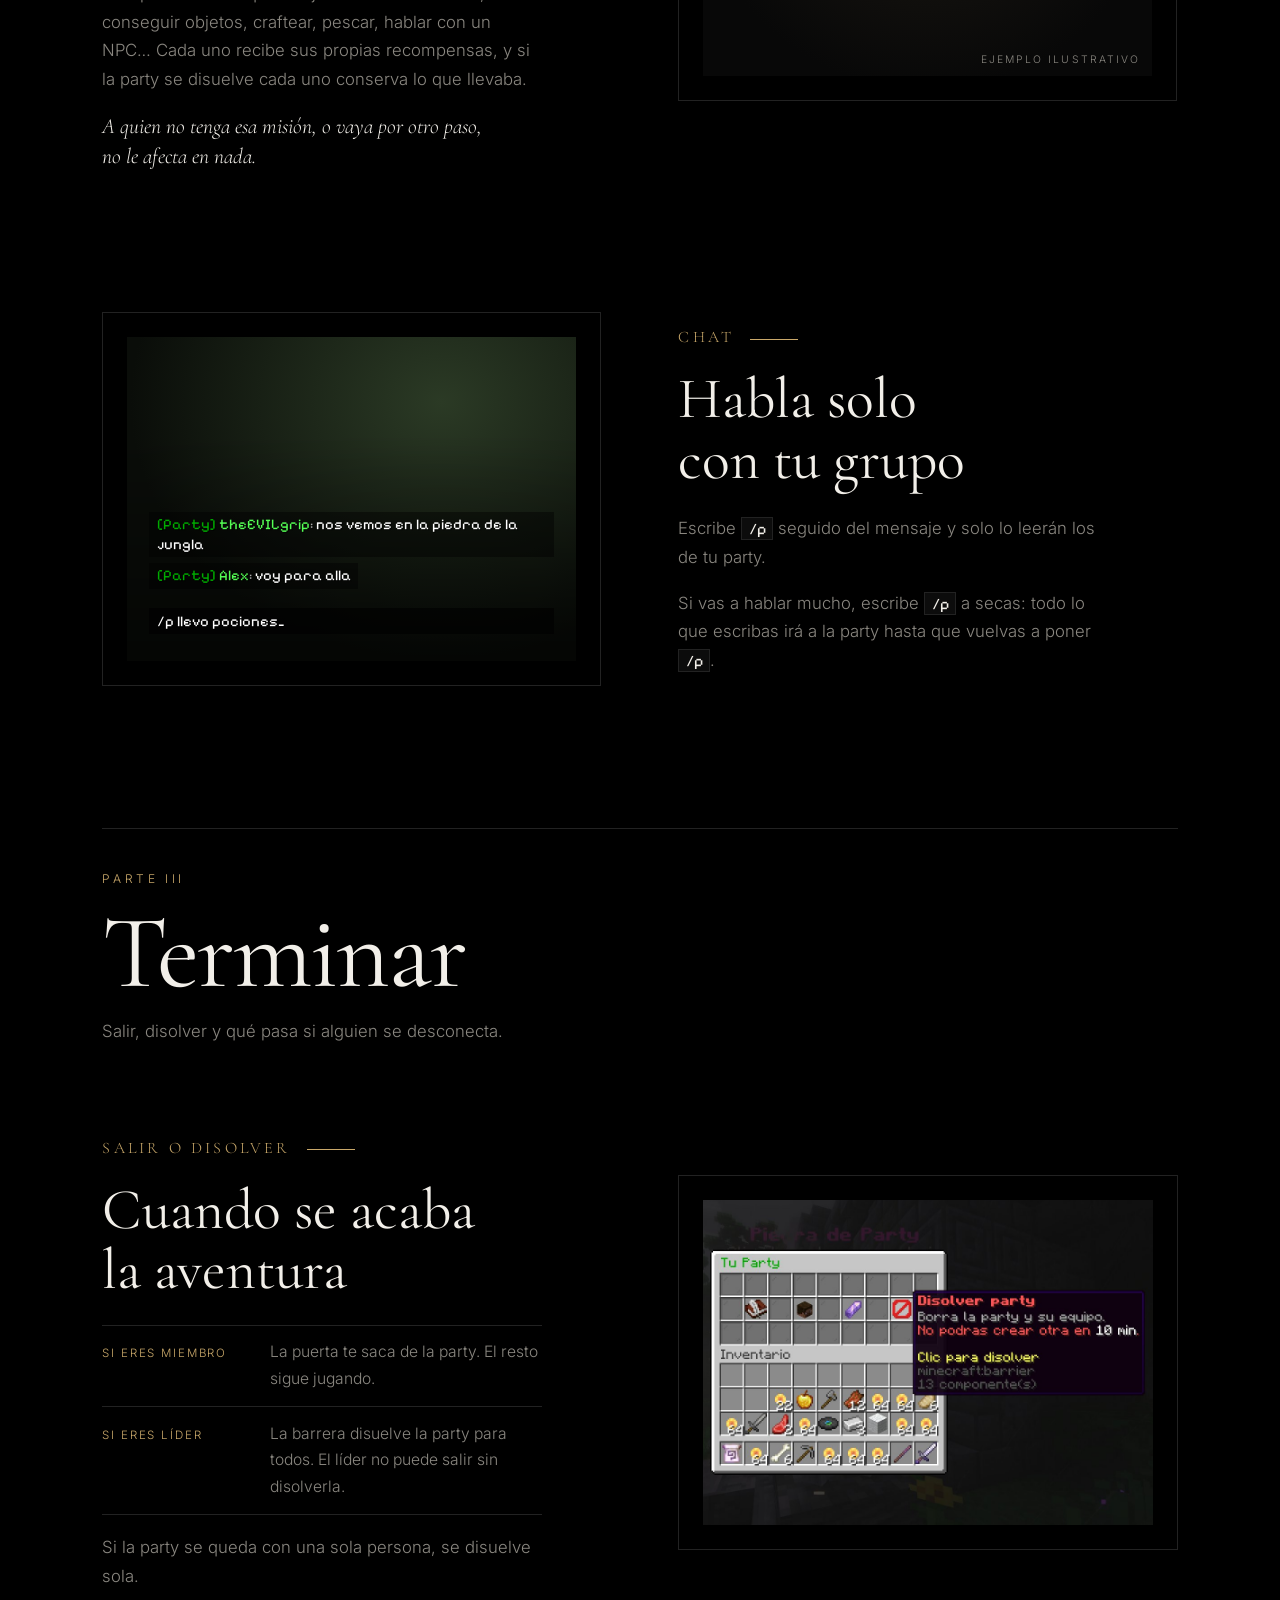
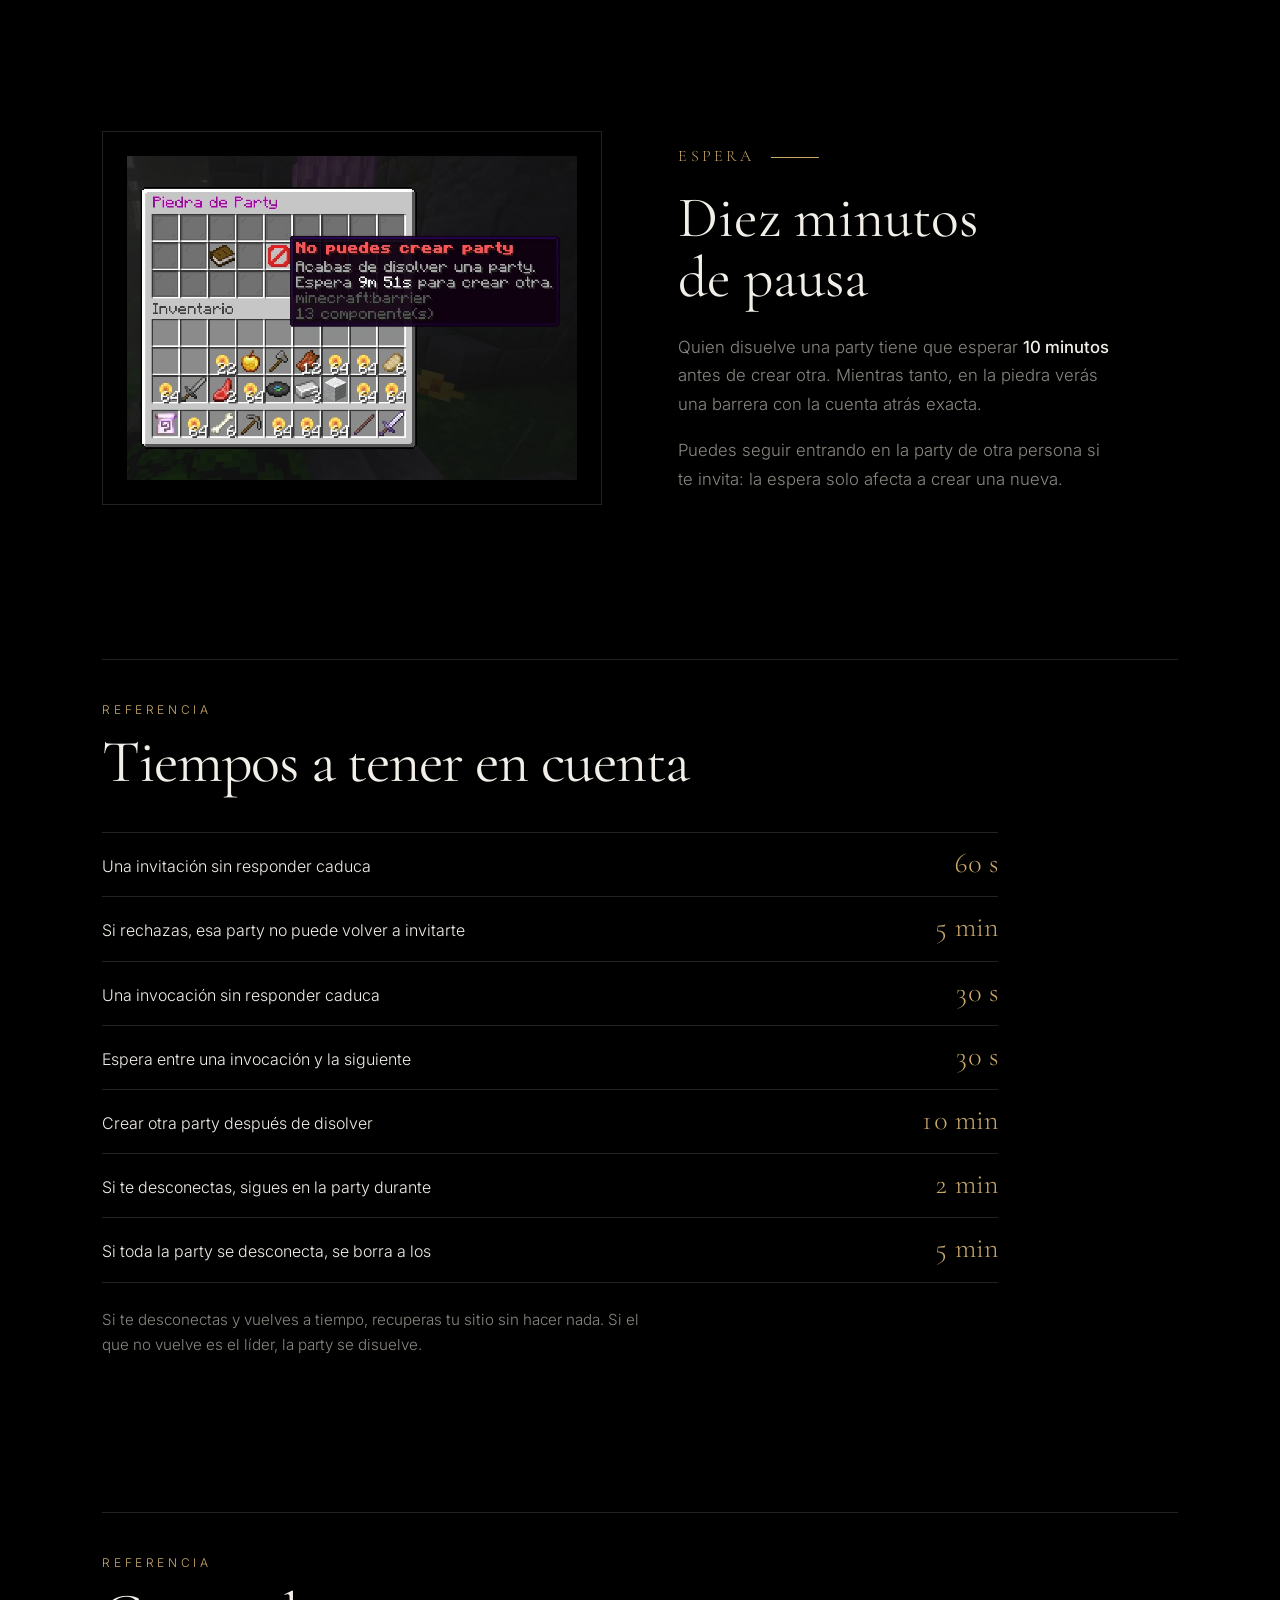
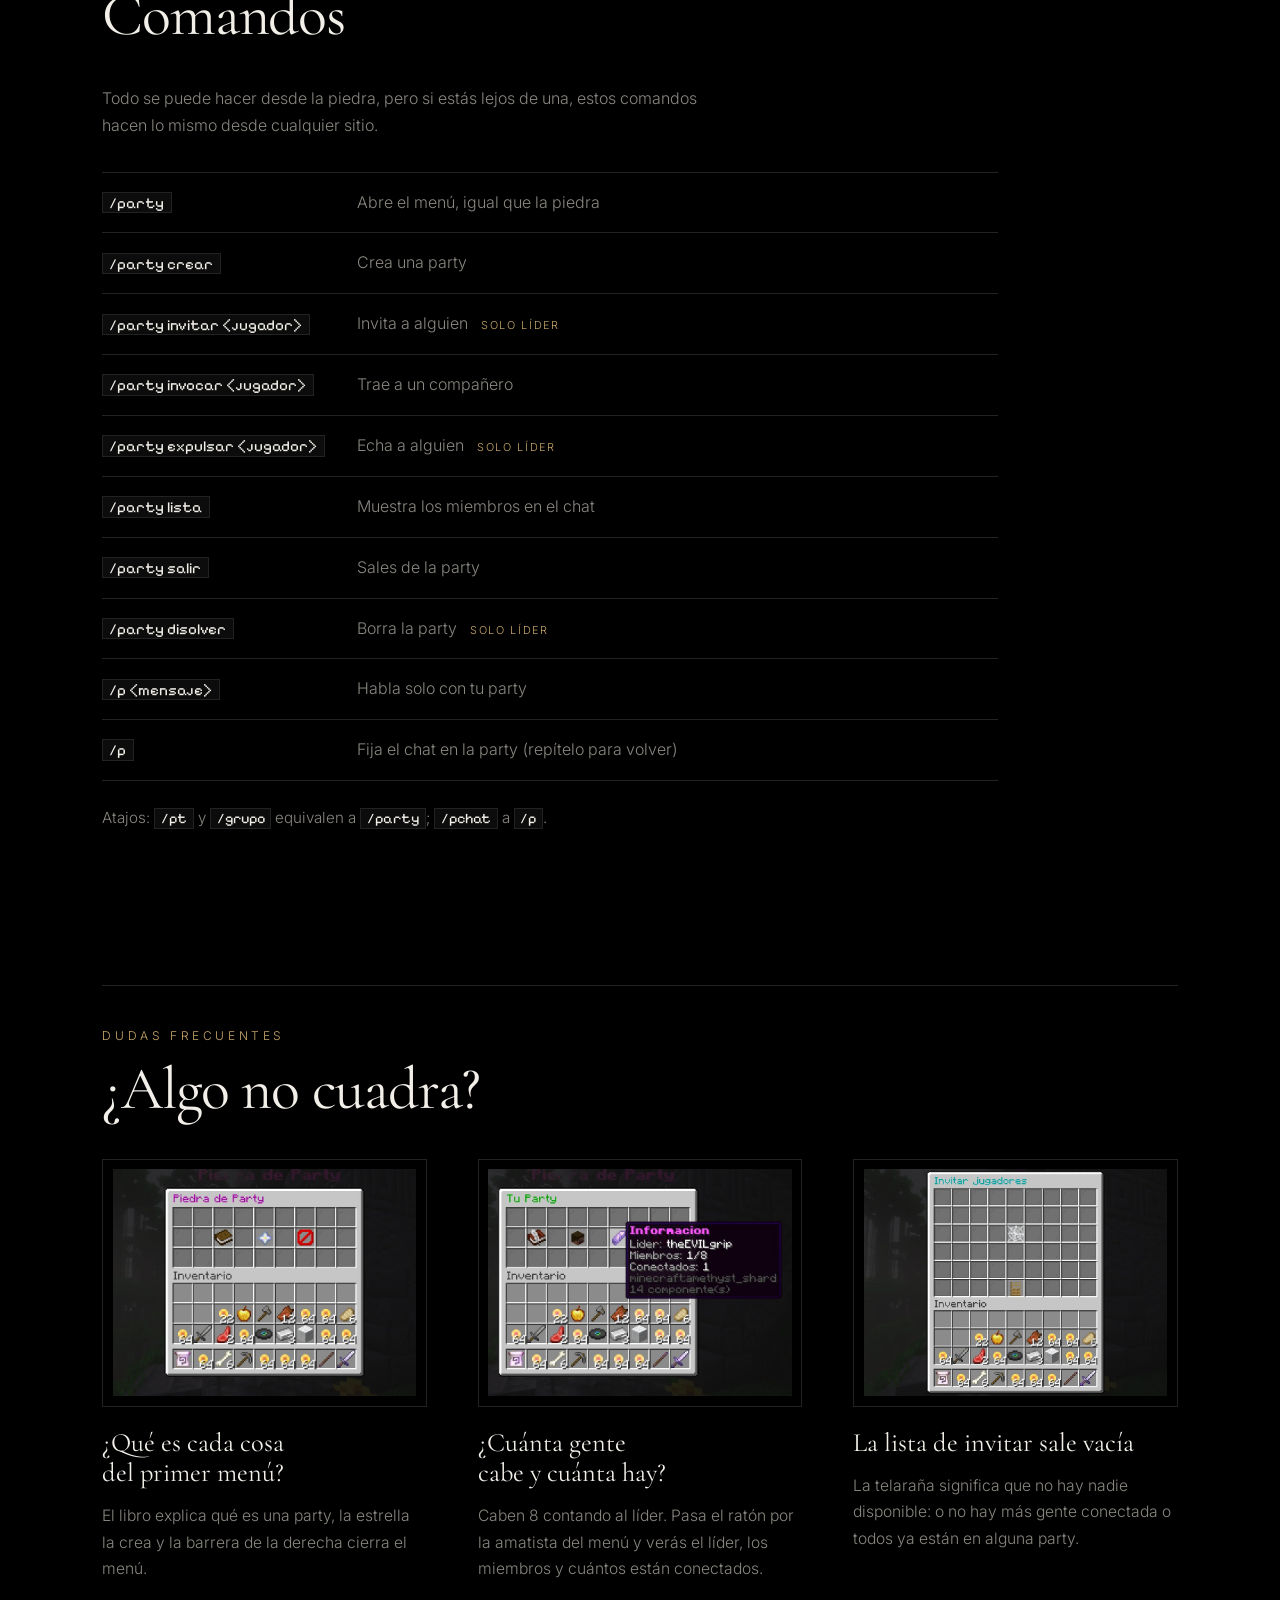
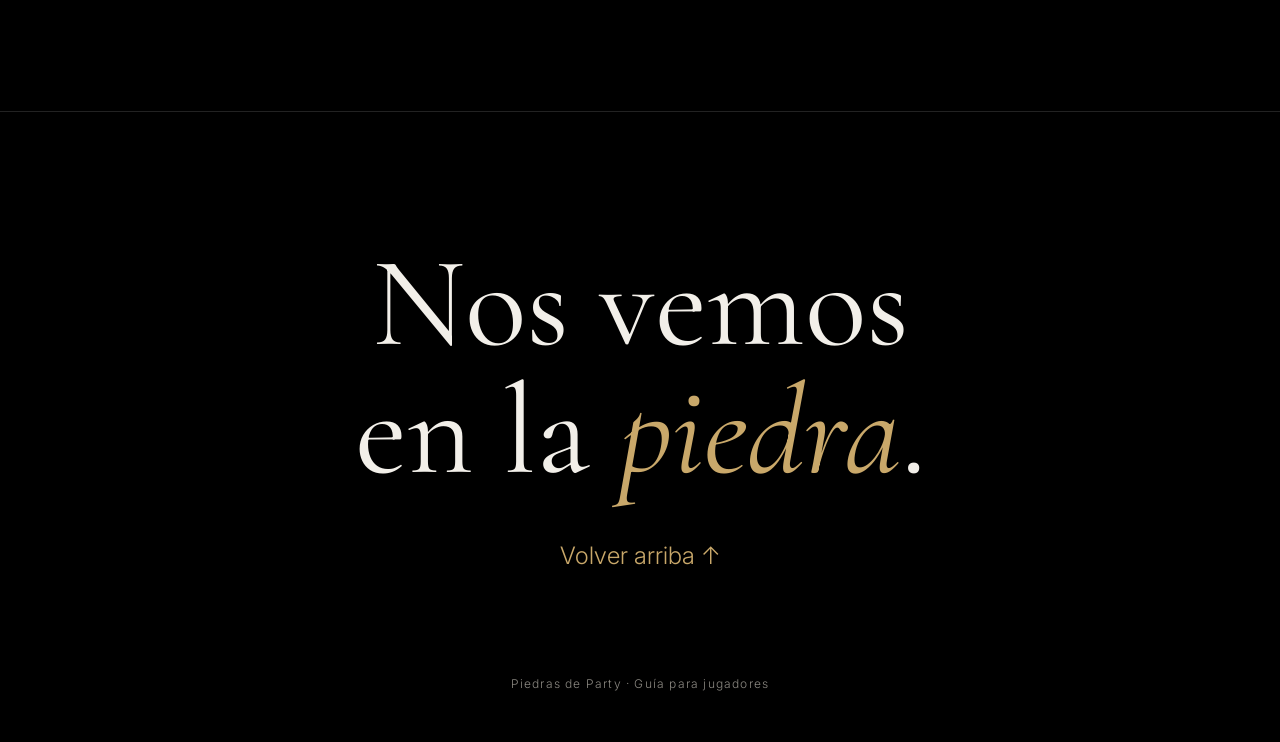
<file: wikis/party/index.html>
<!DOCTYPE html>
<html lang="es">
<head>
  <meta charset="UTF-8">
  <meta name="viewport" content="width=device-width, initial-scale=1.0">
  <title>Piedras de Party</title>
  <link rel="preconnect" href="https://fonts.googleapis.com">
  <link rel="preconnect" href="https://fonts.gstatic.com" crossorigin>
  <link href="https://fonts.googleapis.com/css2?family=Cormorant+Garamond:ital,wght@0,400;0,600;1,400&family=Inter:wght@300;400;500&family=Pixelify+Sans:wght@400;500&display=swap" rel="stylesheet">
  <link rel="stylesheet" href="styles.css">
  <link rel="icon" type="image/png" href="../../img/icono.png">
  <link rel="stylesheet" href="../../volver.css">
</head>
<body>

  <a href="../../index.html" class="volver-home" aria-label="Volver a la página principal de EuroLatam 7"><img src="../../img/icono.png" alt="" width="64" height="64"><span aria-hidden="true">←</span><span class="volver-text">Volver a EuroLatam 7</span></a>


  <div class="progress" aria-hidden="true"></div>

  <header class="nav">
    <a href="#inicio" class="logo">Party<span>.</span></a>
    <nav>
      <a href="#empezar">Empezar</a>
      <a href="#juntos">Juntos</a>
      <a href="#terminar">Terminar</a>
      <a href="#comandos">Comandos</a>
      <a href="#dudas">Dudas</a>
    </nav>
  </header>

  <!-- PORTADA -->
  <section class="hero" id="inicio">
    <p class="eyebrow">Guía para jugadores</p>
    <h1>Busca la piedra.<br>Reúne a tu <em>grupo</em>.</h1>
    <p class="hero-text">
      Las Piedras de Party están repartidas por el mapa. Con ellas formas un grupo de
      hasta 8 jugadores que no se hacen daño entre sí, se reconocen de lejos, pueden
      llamarse unos a otros y avanzan juntos en las misiones.
    </p>
    <span class="scroll-hint" aria-hidden="true">Desliza</span>
  </section>

  <main>

    <!-- =============== PARTE I =============== -->
    <header class="chapter" id="empezar">
      <p class="eyebrow">Parte I</p>
      <h2>Empezar</h2>
      <p>De encontrar la piedra a tener a tus amigos dentro, en cuatro pasos.</p>
    </header>

    <div class="blocks">

      <article class="block">
        <div class="block-text">
          <span class="number">Paso 1</span>
          <h2>Encuentra una piedra</h2>
          <p>
            Es fácil de ver: un cristal morado que flota y gira sobre un pedestal de piedra
            con cuatro garras, y encima el cartel <strong>Piedra de Party</strong>.
          </p>
          <p>
            Haz <strong>clic derecho</strong> sobre ella (golpearla también vale) y se abre su
            menú. No se puede romper, así que no te preocupes por darle.
          </p>
        </div>
        <figure class="block-image">
          <img src="img/piedra.jpg" alt="Piedra de Party en la jungla: cristal morado sobre un pedestal con garras y el cartel encima" loading="lazy">
        </figure>
      </article>

      <article class="block block--reverse">
        <div class="block-text">
          <span class="number">Paso 2</span>
          <h2>Crea tu party</h2>
          <p>
            Pulsa la <strong>estrella</strong>. Ya tienes party y tú eres el líder: el único
            que puede invitar y expulsar. En total caben 8 jugadores contándote a ti.
          </p>
          <p>
            Si en vez de la estrella ves una barrera roja es que acabas de disolver otra
            party y te toca esperar un poco. Lo explicamos en <a href="#terminar" class="inline">Terminar</a>.
          </p>
        </div>
        <figure class="block-image">
          <img src="img/crear-party.jpg" alt="Menú de la piedra con el botón Crear party: crea una party y quédate como líder, podrás invitar hasta 8 jugadores" loading="lazy">
        </figure>
      </article>

      <article class="block">
        <div class="block-text">
          <span class="number">Paso 3</span>
          <h2>El menú de tu party</h2>
          <p>
            Desde ahora la piedra te abre <strong>Tu Party</strong>. Cuatro botones, de
            izquierda a derecha:
          </p>
          <dl class="keys">
            <div><dt>Libro y pluma</dt><dd>Invitar jugadores. Solo el líder; a los demás les sale en gris.</dd></div>
            <div><dt>Tu cabeza</dt><dd>Ver quién está en la party, invocarlos o expulsarlos.</dd></div>
            <div><dt>Amatista</dt><dd>Información: líder, miembros y cuántos están conectados.</dd></div>
            <div><dt>Barrera o puerta</dt><dd>Disolver la party si eres líder, o salir si eres miembro.</dd></div>
          </dl>
        </div>
        <figure class="block-image">
          <img src="img/tu-party.jpg" alt="Menú Tu Party con los cuatro botones: libro y pluma, cabeza, amatista y barrera" loading="lazy">
        </figure>
      </article>

      <article class="block block--reverse">
        <div class="block-text">
          <span class="number">Paso 4</span>
          <h2>Invita a tus amigos</h2>
          <p>
            El libro abre la lista de jugadores <strong>conectados que no están en ninguna
            party</strong>. Haz clic en la cabeza de alguien y le llega tu invitación.
          </p>
          <p>
            Si esa persona ya te rechazó hace poco, aparece en gris con el tiempo que falta
            para poder invitarla de nuevo.
          </p>
        </div>
        <figure class="block-image">
          <img src="img/invitar.jpg" alt="Botón Invitar jugadores: jugadores conectados y sin party, al invitarlos les saldrá una ventana para aceptar o rechazar, 1/8 miembros" loading="lazy">
        </figure>
      </article>

      <article class="block">
        <div class="block-text">
          <span class="number">Así lo ve tu amigo</span>
          <h2>La invitación</h2>
          <p>
            A quien invitas le aparece una ventana en mitad de la pantalla con dos botones.
          </p>
          <dl class="keys">
            <div><dt>Si, unirme</dt><dd>Entra en la party al momento y todos reciben el aviso.</dd></div>
            <div><dt>No, gracias</dt><dd>Esa party no podrá volver a invitarle durante 5 minutos. Así nadie recibe spam.</dd></div>
          </dl>
          <p>
            Si no contesta, la invitación caduca a los 60 segundos sin ninguna penalización.
          </p>
        </div>
        <figure class="block-image mock" role="img" aria-label="Ventana del juego: Invitacion de party. theEVILgrip te invita a unirte a su party. La party tiene 1/8 miembros. Quieres participar? Botones: Si, unirme y No, gracias.">
          <div class="mc-screen">
            <p class="mc-title mc-dark-green">Invitacion de party</p>
            <div class="mc-body">
              <div class="mc-item">
                <svg class="mc-head" viewBox="0 0 8 8" aria-hidden="true"><rect width="8" height="8" fill="#6b4a36"/><rect width="8" height="3" fill="#2b1d14"/><rect y="3" width="1" height="2" fill="#2b1d14"/><rect x="7" y="3" width="1" height="2" fill="#2b1d14"/><rect x="2" y="4" width="1" height="1" fill="#f2f2f2"/><rect x="5" y="4" width="1" height="1" fill="#f2f2f2"/><rect x="3" y="6" width="2" height="1" fill="#4a3022"/></svg>
                <p><span class="mc-white">theEVILgrip</span> <span class="mc-gray">te invita a unirte a su party.</span></p>
              </div>
              <p class="mc-gray">La party tiene <span class="mc-white">1/8</span> miembros.</p>
              <p class="mc-yellow">Quieres participar?</p>
              <p class="mc-dark-gray">Si dices que no, no podran volver a invitarte durante 5 minutos.</p>
            </div>
            <div class="mc-buttons">
              <span class="mc-btn mc-green">Si, unirme</span>
              <span class="mc-btn mc-red">No, gracias</span>
            </div>
          </div>
        </figure>
      </article>

    </div>

    <!-- =============== PARTE II =============== -->
    <header class="chapter" id="juntos">
      <p class="eyebrow">Parte II</p>
      <h2>Juntos</h2>
      <p>Lo que cambia cuando ya estás en una party.</p>
    </header>

    <div class="blocks">

      <article class="block block--reverse">
        <div class="block-text">
          <span class="number">Miembros</span>
          <h2>Quién está contigo</h2>
          <p>
            La cabeza del menú abre la lista de la party. Cada jugador muestra su rango
            (<strong>Líder</strong> o <strong>Miembro</strong>) y si está conectado.
          </p>
          <dl class="keys">
            <div><dt>Clic izquierdo</dt><dd>Invocar a ese jugador a donde estás tú.</dd></div>
            <div><dt>Clic derecho</dt><dd>Expulsarlo de la party. Solo funciona si eres el líder.</dd></div>
          </dl>
        </div>
        <figure class="block-image">
          <img src="img/jugadores.jpg" alt="Botón Jugadores de la party: mira quién está dentro, invócalos o expúlsalos, 1 conectados de 1" loading="lazy">
        </figure>
      </article>

      <article class="block">
        <div class="block-text">
          <span class="number">Invocar</span>
          <h2>Trae a un compañero</h2>
          <p>
            Cualquier miembro puede invocar a cualquier otro, no hace falta ser líder. Al
            invocado le sale una ventana con el mundo y la distancia a la que estás.
          </p>
          <p>
            Si acepta, aparece <strong>a tu lado al instante</strong>, esté donde esté y
            aunque te hayas movido mientras se lo pensaba.
          </p>
          <p>
            Entre invocación e invocación hay que esperar 30 segundos, y si nadie contesta
            la petición caduca en otros 30.
          </p>
        </div>
        <figure class="block-image mock" role="img" aria-label="Ventana del juego: Te estan invocando. theEVILgrip te esta invocando a su posicion. Mundo: world. Distancia: 312 bloques. Quieres ir ahora mismo? Botones: Si, llevame y No, me quedo.">
          <div class="mc-screen">
            <p class="mc-title mc-dark-aqua">Te estan invocando</p>
            <div class="mc-body">
              <div class="mc-item">
                <svg class="mc-head" viewBox="0 0 8 8" aria-hidden="true"><rect width="8" height="8" fill="#6b4a36"/><rect width="8" height="3" fill="#2b1d14"/><rect y="3" width="1" height="2" fill="#2b1d14"/><rect x="7" y="3" width="1" height="2" fill="#2b1d14"/><rect x="2" y="4" width="1" height="1" fill="#f2f2f2"/><rect x="5" y="4" width="1" height="1" fill="#f2f2f2"/><rect x="3" y="6" width="2" height="1" fill="#4a3022"/></svg>
                <p><span class="mc-white">theEVILgrip</span> <span class="mc-gray">te esta invocando a su posicion.</span></p>
              </div>
              <p class="mc-gray">Mundo: <span class="mc-white">world</span><br>Distancia: <span class="mc-white">312 bloques</span></p>
              <p class="mc-yellow">Quieres ir ahora mismo?</p>
            </div>
            <div class="mc-buttons">
              <span class="mc-btn mc-green">Si, llevame</span>
              <span class="mc-btn mc-red">No, me quedo</span>
            </div>
          </div>
        </figure>
      </article>

      <article class="block block--reverse">
        <div class="block-text">
          <span class="number">Aliados</span>
          <h2>Se reconocen de lejos</h2>
          <p>
            Debajo del nombre de tus compañeros verás en verde <strong class="tag-green">Aliado Party</strong>.
            Ese cartel solo lo ven los de tu party: para el resto del servidor eres un
            jugador más.
          </p>
          <p>
            Y entre miembros <strong>no hay fuego amigo</strong>: ni espadas, ni flechas, ni
            nada. Puedes pelear en medio del grupo sin miedo a herir a nadie.
          </p>
        </div>
        <figure class="block-image mock mock--scene" role="img" aria-label="Ejemplo: sobre la compañera Alex se ve su nombre y debajo Aliado Party en verde; sobre Steve, que no es de la party, solo se ve el nombre.">
          <div class="scene">
            <div class="avatar">
              <span class="plate">Alex</span>
              <span class="ally">Aliado Party</span>
              <svg viewBox="0 0 16 32" aria-hidden="true"><rect x="4" width="8" height="8" fill="#c98b54"/><rect x="4" width="8" height="3" fill="#b3562a"/><rect x="5" y="4" width="2" height="1" fill="#3a7d3a"/><rect x="9" y="4" width="2" height="1" fill="#3a7d3a"/><rect x="4" y="8" width="8" height="12" fill="#6aa84f"/><rect y="8" width="4" height="12" fill="#c98b54"/><rect x="12" y="8" width="4" height="12" fill="#c98b54"/><rect x="4" y="20" width="4" height="12" fill="#6b4a2b"/><rect x="8" y="20" width="4" height="12" fill="#5a3d23"/></svg>
              <span class="who">Compañera de party</span>
            </div>
            <div class="avatar avatar--other">
              <span class="plate">Steve</span>
              <svg viewBox="0 0 16 32" aria-hidden="true"><rect x="4" width="8" height="8" fill="#b5835a"/><rect x="4" width="8" height="2" fill="#3b2a1d"/><rect x="5" y="4" width="2" height="1" fill="#ffffff"/><rect x="9" y="4" width="2" height="1" fill="#ffffff"/><rect x="4" y="8" width="8" height="12" fill="#2fa3a3"/><rect y="8" width="4" height="12" fill="#b5835a"/><rect x="12" y="8" width="4" height="12" fill="#b5835a"/><rect x="4" y="20" width="4" height="12" fill="#3b3fa0"/><rect x="8" y="20" width="4" height="12" fill="#32358a"/></svg>
              <span class="who">Otro jugador</span>
            </div>
          </div>
        </figure>
      </article>

      <article class="block">
        <div class="block-text">
          <span class="number">Misiones</span>
          <h2>Lo que haces tú, cuenta para todos</h2>
          <p>
            Si tus compañeros tienen <strong>la misma misión</strong> que tú y van por
            <strong>el mismo objetivo</strong>, cada vez que avanzas les sube también a
            ellos. Matas un zombi y a todos se les suma uno.
          </p>
          <p>
            Vale para casi cualquier objetivo: matar criaturas, conseguir objetos, craftear,
            pescar, hablar con un NPC… Cada uno recibe sus propias recompensas, y si la
            party se disuelve cada uno conserva lo que llevaba.
          </p>
          <p class="note">
            A quien no tenga esa misión, o vaya por otro paso, no le afecta en nada.
          </p>
        </div>
        <figure class="block-image mock mock--quests" role="img" aria-label="Ejemplo: tú matas un zombi y pasas de 6 a 7 de 10; a tu compañera Alex, que tiene la misma misión, también le sube de 6 a 7 de 10.">
          <div class="quests">
            <div class="quest">
              <p class="quest-who">Tú</p>
              <p class="quest-name">Limpieza del bosque</p>
              <p class="quest-goal">Mata zombis</p>
              <div class="bar"><span style="--p: 70%"></span></div>
              <p class="quest-count">7 / 10</p>
            </div>
            <p class="quest-link" aria-hidden="true"><span>+1</span></p>
            <div class="quest">
              <p class="quest-who">Alex</p>
              <p class="quest-name">Limpieza del bosque</p>
              <p class="quest-goal">Mata zombis</p>
              <div class="bar"><span style="--p: 70%"></span></div>
              <p class="quest-count">7 / 10</p>
            </div>
          </div>
          <figcaption>Ejemplo ilustrativo</figcaption>
        </figure>
      </article>

      <article class="block block--reverse" id="chat">
        <div class="block-text">
          <span class="number">Chat</span>
          <h2>Habla solo con tu grupo</h2>
          <p>
            Escribe <code>/p</code> seguido del mensaje y solo lo leerán los de tu party.
          </p>
          <p>
            Si vas a hablar mucho, escribe <code>/p</code> a secas: todo lo que escribas
            irá a la party hasta que vuelvas a poner <code>/p</code>.
          </p>
        </div>
        <figure class="block-image mock mock--chat" role="img" aria-label="Chat del juego: [Party] theEVILgrip: nos vemos en la piedra de la jungla. [Party] Alex: voy para alla.">
          <div class="chat">
            <p><span class="mc-dark-green">[Party]</span> <span class="mc-green">theEVILgrip</span><span class="mc-gray">:</span> <span class="mc-white">nos vemos en la piedra de la jungla</span></p>
            <p><span class="mc-dark-green">[Party]</span> <span class="mc-green">Alex</span><span class="mc-gray">:</span> <span class="mc-white">voy para alla</span></p>
            <p class="chat-input"><span class="mc-white">/p llevo pociones</span><span class="caret" aria-hidden="true">_</span></p>
          </div>
        </figure>
      </article>

    </div>

    <!-- =============== PARTE III =============== -->
    <header class="chapter" id="terminar">
      <p class="eyebrow">Parte III</p>
      <h2>Terminar</h2>
      <p>Salir, disolver y qué pasa si alguien se desconecta.</p>
    </header>

    <div class="blocks">

      <article class="block">
        <div class="block-text">
          <span class="number">Salir o disolver</span>
          <h2>Cuando se acaba la aventura</h2>
          <dl class="keys">
            <div><dt>Si eres miembro</dt><dd>La puerta te saca de la party. El resto sigue jugando.</dd></div>
            <div><dt>Si eres líder</dt><dd>La barrera disuelve la party para todos. El líder no puede salir sin disolverla.</dd></div>
          </dl>
          <p>
            Si la party se queda con una sola persona, se disuelve sola.
          </p>
        </div>
        <figure class="block-image">
          <img src="img/disolver.jpg" alt="Botón Disolver party: borra la party y su equipo, no podrás crear otra en 10 minutos" loading="lazy">
        </figure>
      </article>

      <article class="block block--reverse">
        <div class="block-text">
          <span class="number">Espera</span>
          <h2>Diez minutos de pausa</h2>
          <p>
            Quien disuelve una party tiene que esperar <strong>10 minutos</strong> antes de
            crear otra. Mientras tanto, en la piedra verás una barrera con la cuenta atrás
            exacta.
          </p>
          <p>
            Puedes seguir entrando en la party de otra persona si te invita: la espera solo
            afecta a crear una nueva.
          </p>
        </div>
        <figure class="block-image">
          <img src="img/enfriamiento.jpg" alt="Barrera No puedes crear party: acabas de disolver una party, espera 9m 51s para crear otra" loading="lazy">
        </figure>
      </article>

    </div>

    <!-- =============== REFERENCIA =============== -->
    <section class="reference" id="tiempos">
      <header class="chapter chapter--inline">
        <p class="eyebrow">Referencia</p>
        <h2>Tiempos a tener en cuenta</h2>
      </header>

      <div class="table-wrap">
        <table class="ref">
          <tbody>
            <tr><th scope="row">Una invitación sin responder caduca</th><td>60 s</td></tr>
            <tr><th scope="row">Si rechazas, esa party no puede volver a invitarte</th><td>5 min</td></tr>
            <tr><th scope="row">Una invocación sin responder caduca</th><td>30 s</td></tr>
            <tr><th scope="row">Espera entre una invocación y la siguiente</th><td>30 s</td></tr>
            <tr><th scope="row">Crear otra party después de disolver</th><td>10 min</td></tr>
            <tr><th scope="row">Si te desconectas, sigues en la party durante</th><td>2 min</td></tr>
            <tr><th scope="row">Si toda la party se desconecta, se borra a los</th><td>5 min</td></tr>
          </tbody>
        </table>
      </div>
      <p class="ref-note">
        Si te desconectas y vuelves a tiempo, recuperas tu sitio sin hacer nada. Si el que no
        vuelve es el líder, la party se disuelve.
      </p>
    </section>

    <section class="reference" id="comandos">
      <header class="chapter chapter--inline">
        <p class="eyebrow">Referencia</p>
        <h2>Comandos</h2>
      </header>
      <p class="ref-intro">
        Todo se puede hacer desde la piedra, pero si estás lejos de una, estos comandos
        hacen lo mismo desde cualquier sitio.
      </p>

      <div class="table-wrap">
        <table class="ref ref--commands">
          <tbody>
            <tr><th scope="row"><code>/party</code></th><td>Abre el menú, igual que la piedra</td></tr>
            <tr><th scope="row"><code>/party crear</code></th><td>Crea una party</td></tr>
            <tr><th scope="row"><code>/party invitar &lt;jugador&gt;</code></th><td>Invita a alguien <span class="only">solo líder</span></td></tr>
            <tr><th scope="row"><code>/party invocar &lt;jugador&gt;</code></th><td>Trae a un compañero</td></tr>
            <tr><th scope="row"><code>/party expulsar &lt;jugador&gt;</code></th><td>Echa a alguien <span class="only">solo líder</span></td></tr>
            <tr><th scope="row"><code>/party lista</code></th><td>Muestra los miembros en el chat</td></tr>
            <tr><th scope="row"><code>/party salir</code></th><td>Sales de la party</td></tr>
            <tr><th scope="row"><code>/party disolver</code></th><td>Borra la party <span class="only">solo líder</span></td></tr>
            <tr><th scope="row"><code>/p &lt;mensaje&gt;</code></th><td>Habla solo con tu party</td></tr>
            <tr><th scope="row"><code>/p</code></th><td>Fija el chat en la party (repítelo para volver)</td></tr>
          </tbody>
        </table>
      </div>
      <p class="ref-note">Atajos: <code>/pt</code> y <code>/grupo</code> equivalen a <code>/party</code>; <code>/pchat</code> a <code>/p</code>.</p>
    </section>

    <!-- =============== DUDAS =============== -->
    <section class="faq" id="dudas">
      <header class="chapter chapter--inline">
        <p class="eyebrow">Dudas frecuentes</p>
        <h2>¿Algo no cuadra?</h2>
      </header>

      <div class="faq-grid">
        <article class="faq-item">
          <figure><img src="img/menu-piedra.jpg" alt="Primer menú de la piedra con un libro, una estrella y una barrera" loading="lazy"></figure>
          <h3>¿Qué es cada cosa del primer menú?</h3>
          <p>El libro explica qué es una party, la estrella la crea y la barrera de la derecha cierra el menú.</p>
        </article>
        <article class="faq-item">
          <figure><img src="img/informacion.jpg" alt="Información de la party: líder theEVILgrip, miembros 1/8, conectados 1" loading="lazy"></figure>
          <h3>¿Cuánta gente cabe y cuánta hay?</h3>
          <p>Caben 8 contando al líder. Pasa el ratón por la amatista del menú y verás el líder, los miembros y cuántos están conectados.</p>
        </article>
        <article class="faq-item">
          <figure><img src="img/invitar-vacio.jpg" alt="Menú Invitar jugadores vacío con una telaraña en el centro" loading="lazy"></figure>
          <h3>La lista de invitar sale vacía</h3>
          <p>La telaraña significa que no hay nadie disponible: o no hay más gente conectada o todos ya están en alguna party.</p>
        </article>
      </div>
    </section>

  </main>

  <!-- CIERRE -->
  <footer class="footer">
    <h2>Nos vemos<br>en la <em>piedra</em>.</h2>
    <a href="#inicio" class="footer-mail">Volver arriba ↑</a>
    <p class="copy">Piedras de Party · Guía para jugadores</p>
  </footer>

</body>
</html>
</file>
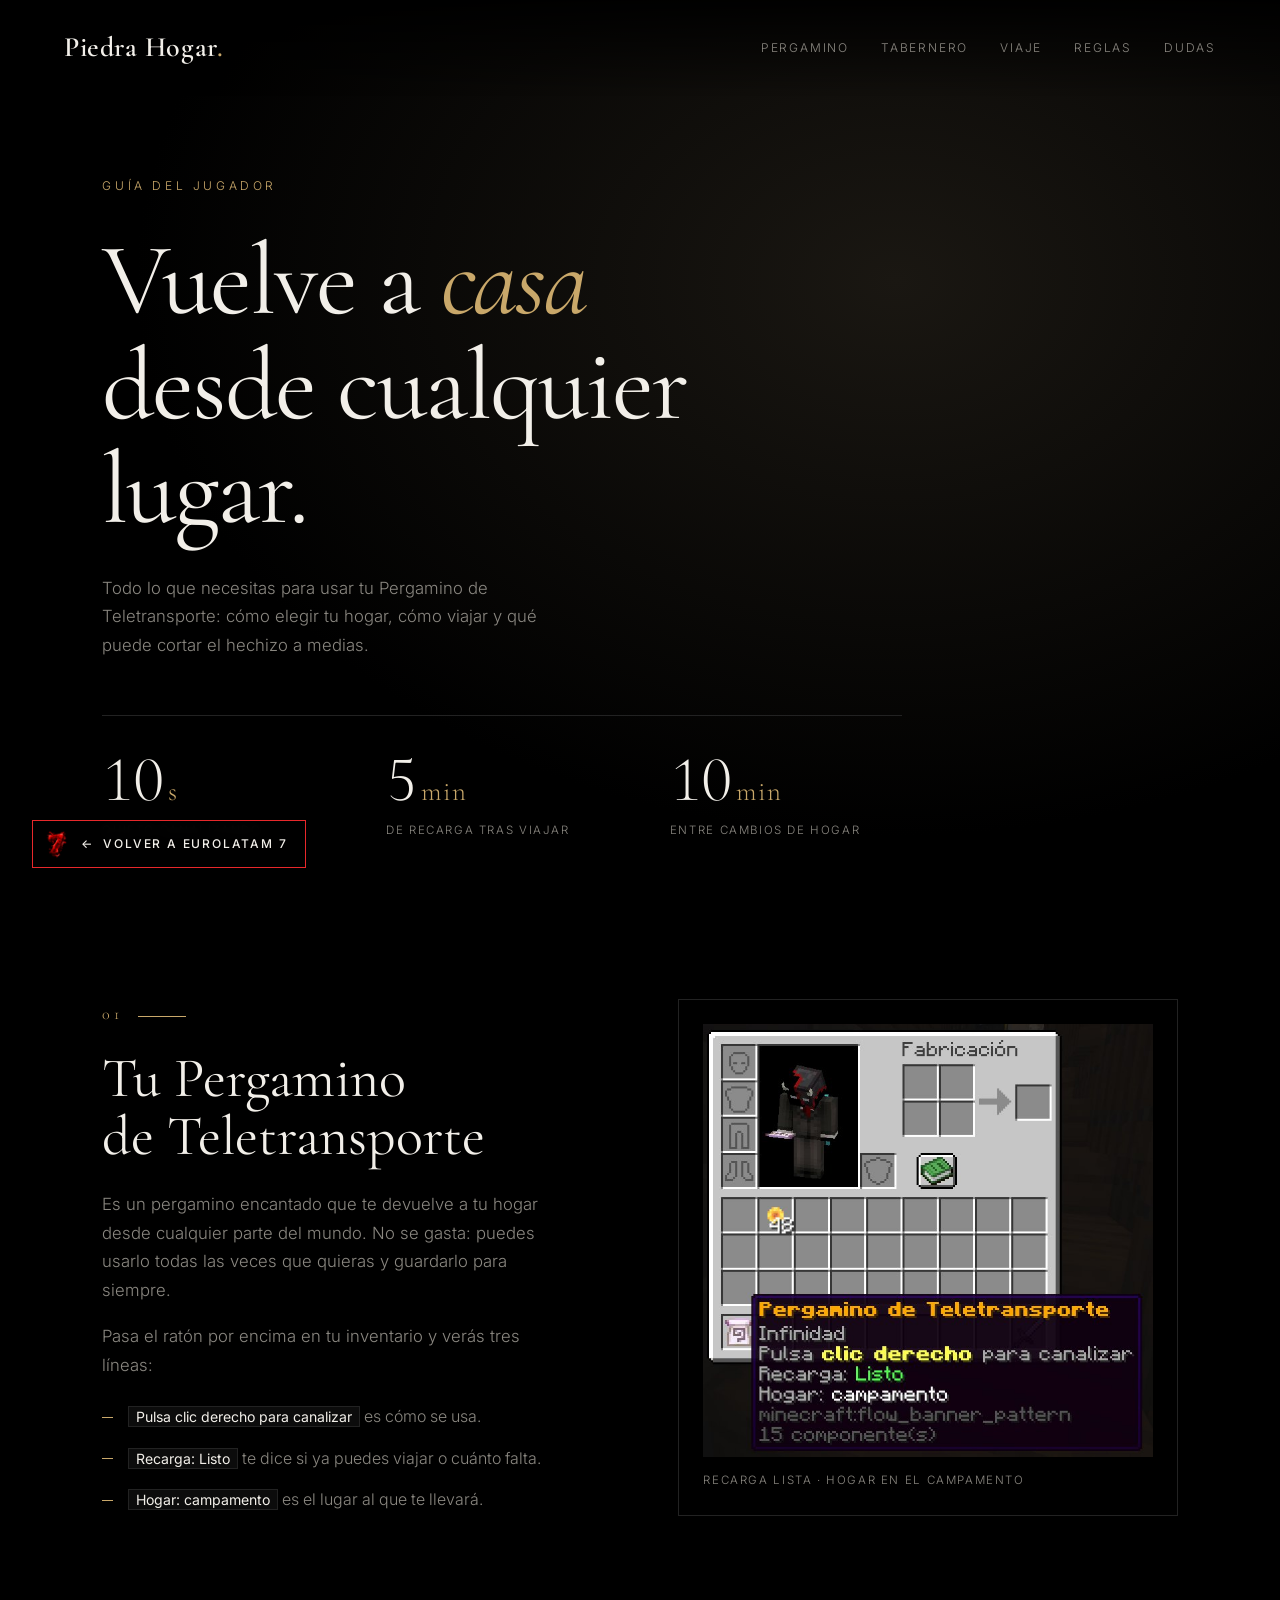
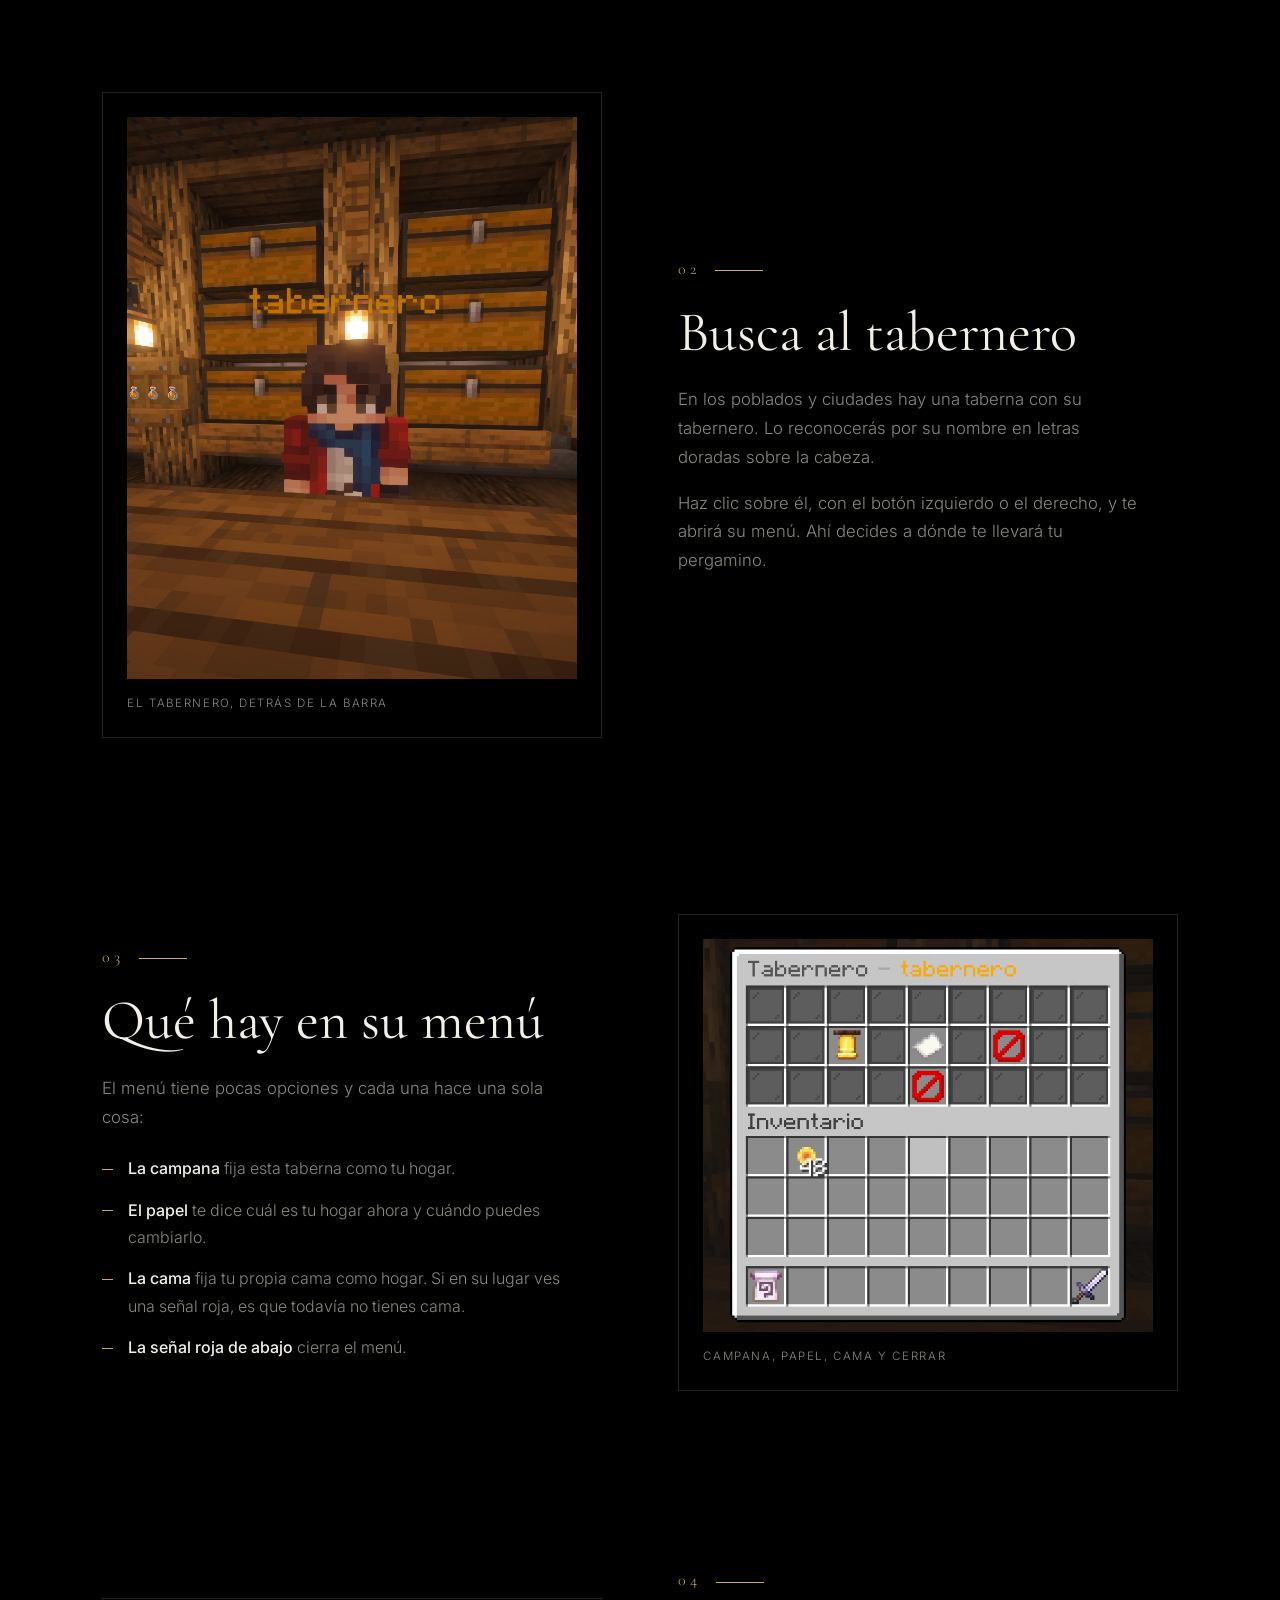
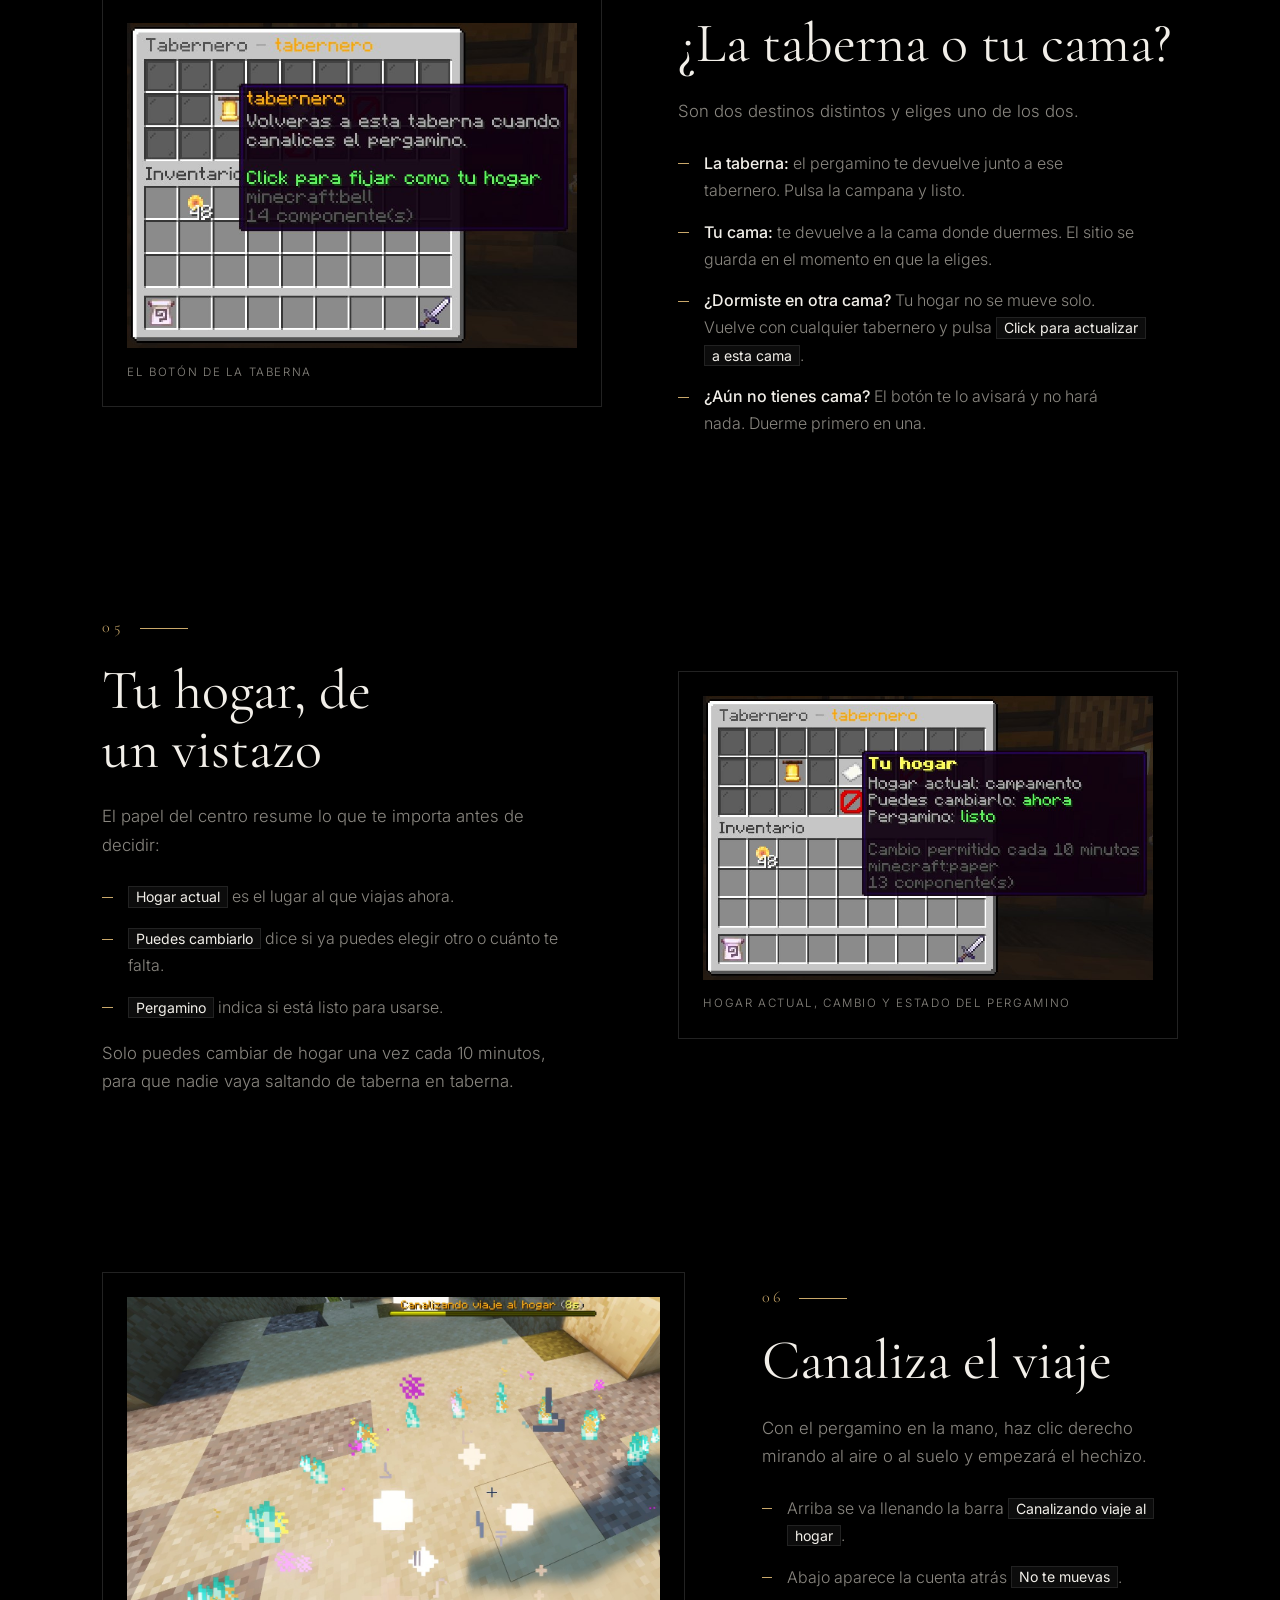
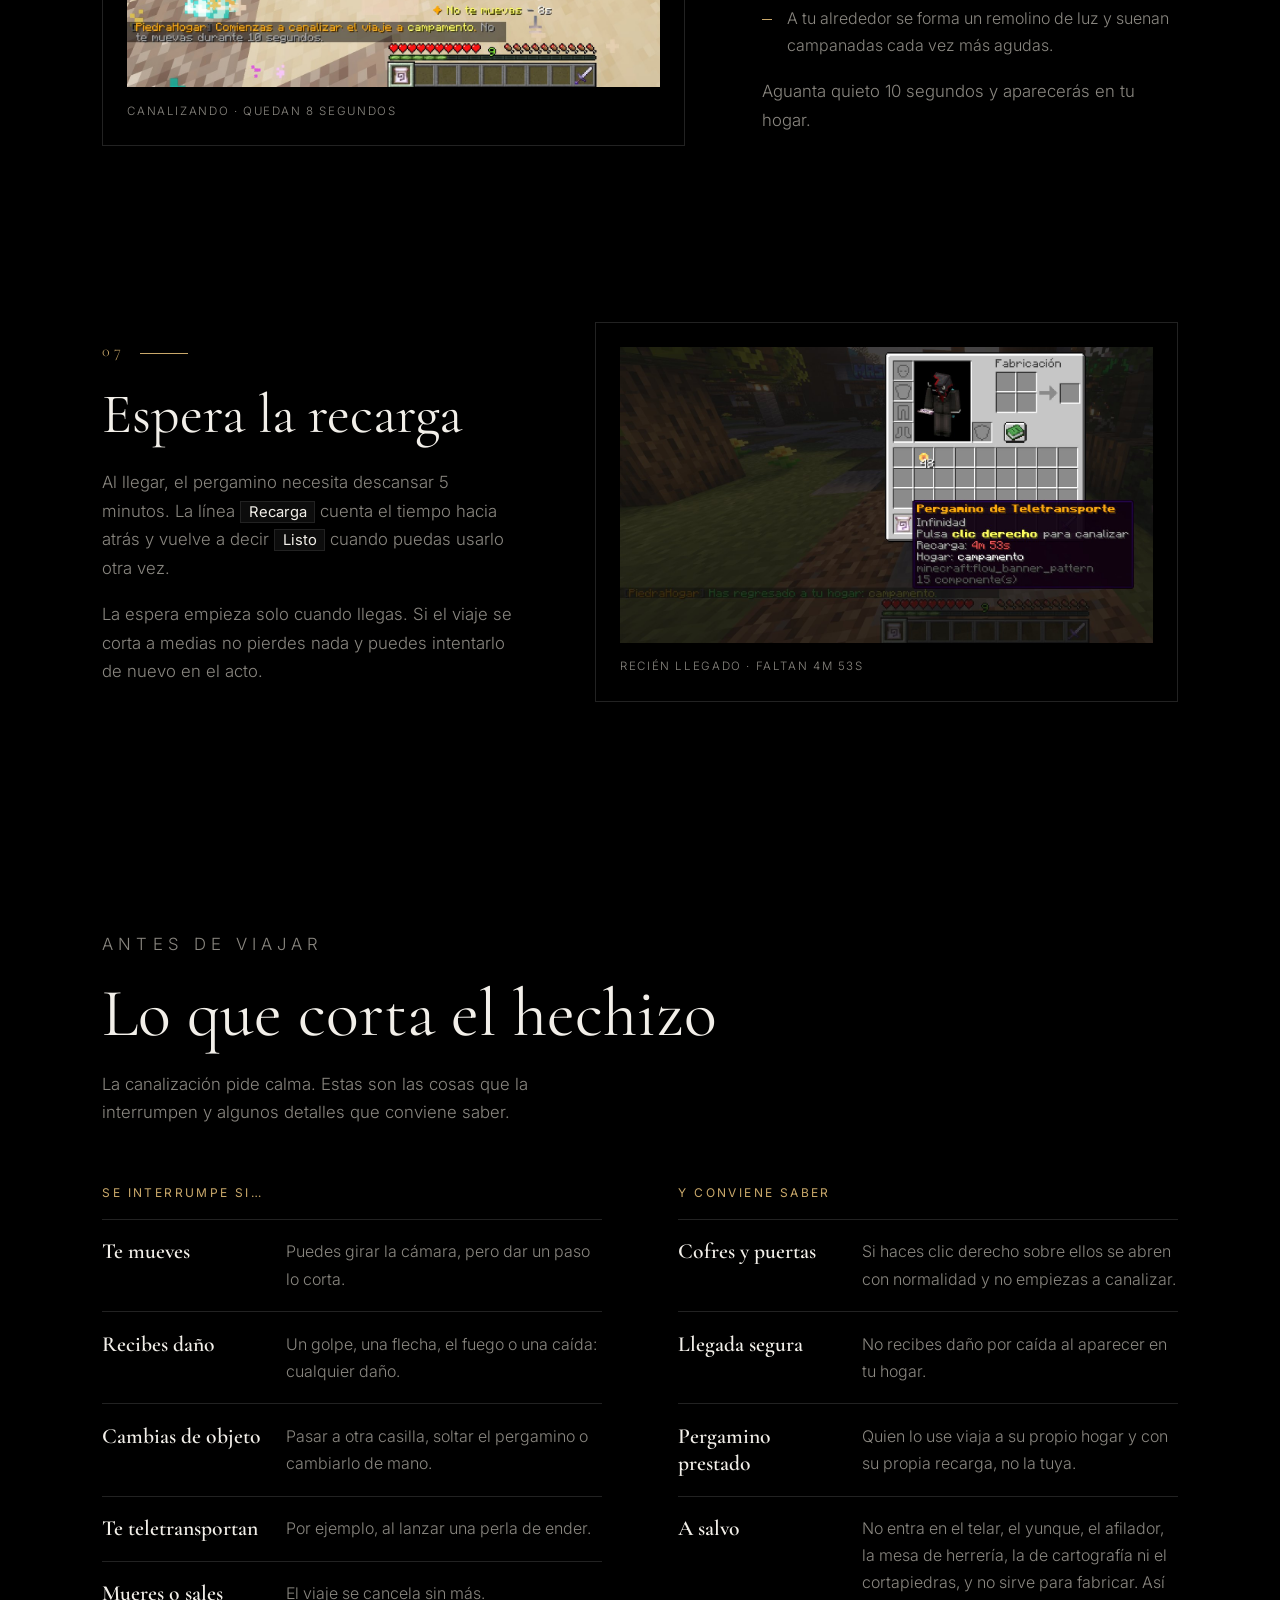
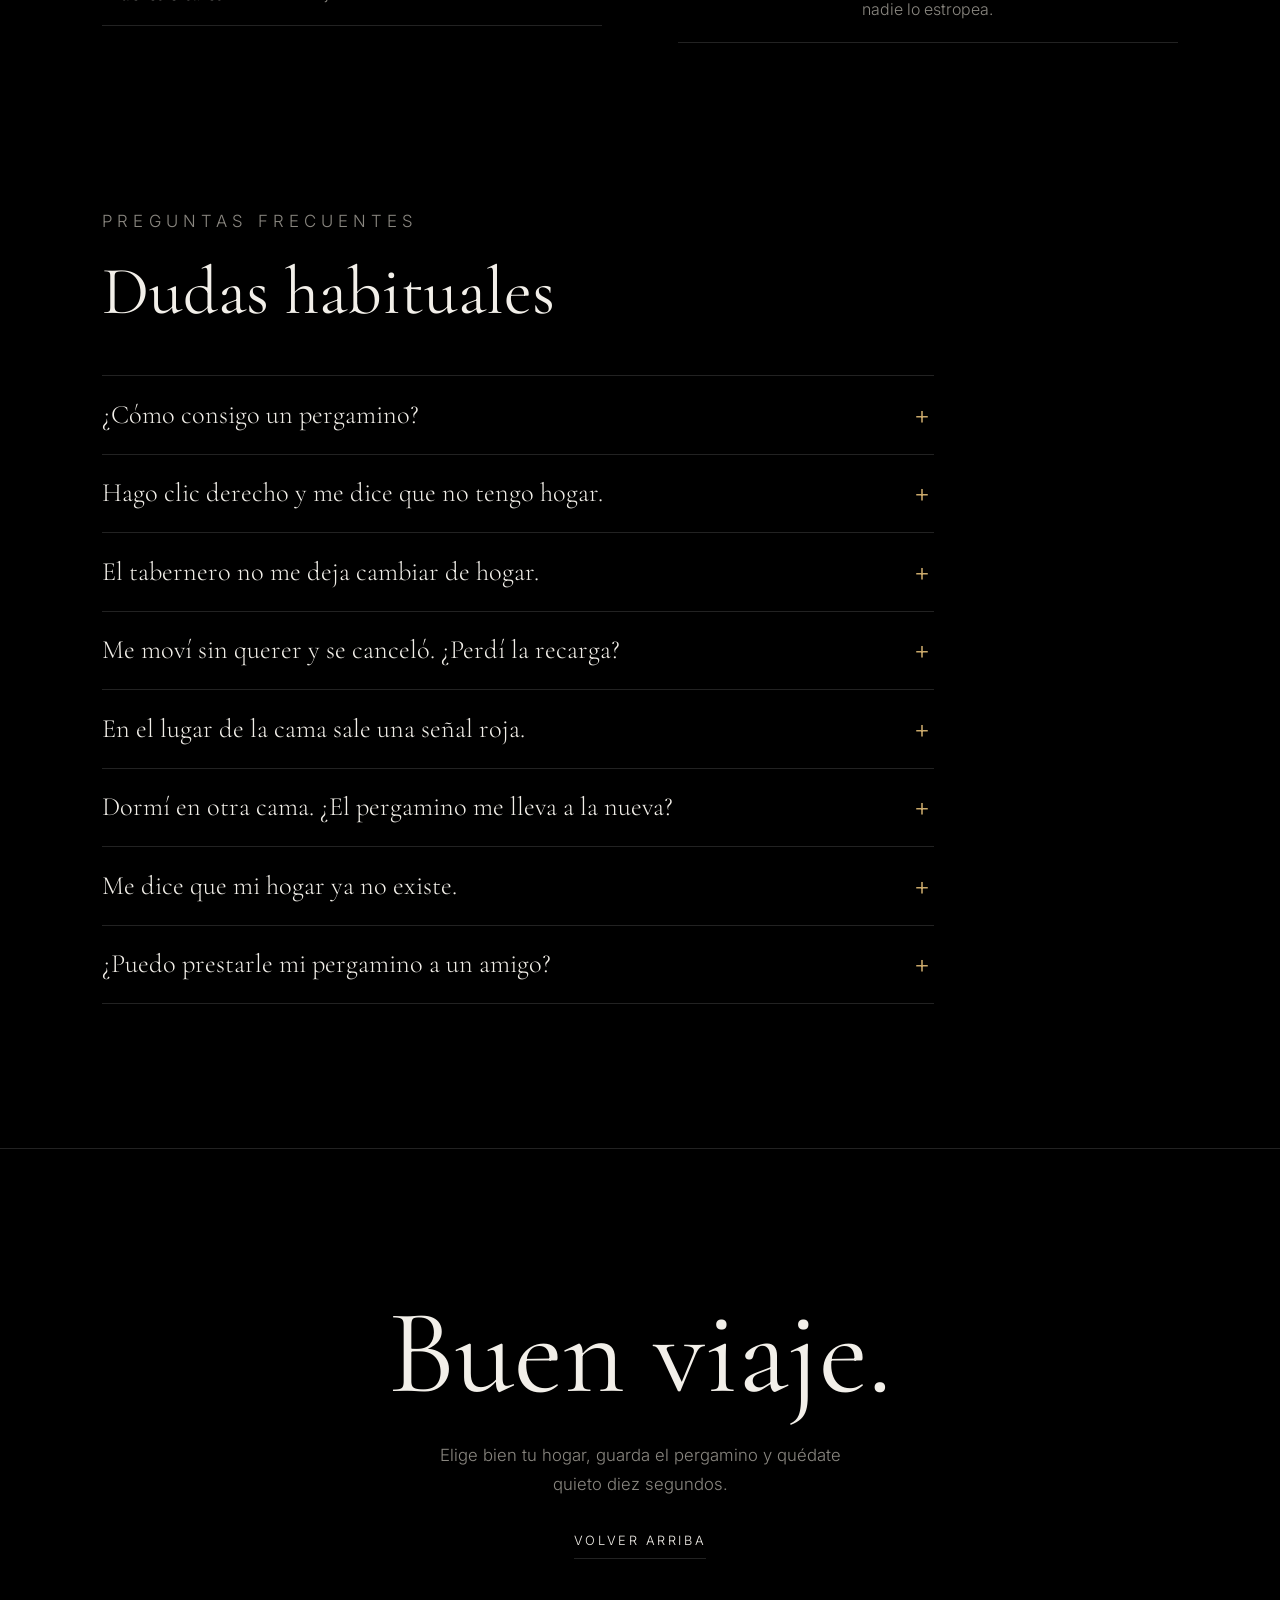
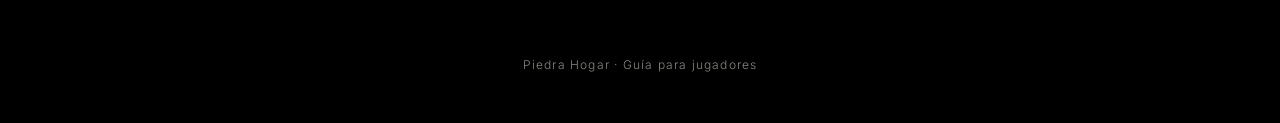
<file: wikis/piedra/index.html>
<!DOCTYPE html>
<html lang="es">
<head>
  <meta charset="UTF-8">
  <meta name="viewport" content="width=device-width, initial-scale=1.0">
  <title>Guía de la Piedra Hogar</title>
  <meta name="description" content="Cómo usar el Pergamino de Teletransporte: elegir tu hogar con el tabernero, canalizar el viaje y esperar la recarga.">
  <link rel="preconnect" href="https://fonts.googleapis.com">
  <link rel="preconnect" href="https://fonts.gstatic.com" crossorigin>
  <link href="https://fonts.googleapis.com/css2?family=Cormorant+Garamond:ital,wght@0,400;0,600;1,400&family=Inter:wght@300;400;500&display=swap" rel="stylesheet">
  <link rel="stylesheet" href="styles.css">
  <link rel="icon" type="image/png" href="../../img/icono.png">
  <link rel="stylesheet" href="../../volver.css">
</head>
<body>

  <a href="../../index.html" class="volver-home" aria-label="Volver a la página principal de EuroLatam 7"><img src="../../img/icono.png" alt="" width="64" height="64"><span aria-hidden="true">←</span><span class="volver-text">Volver a EuroLatam 7</span></a>


  <div class="progress" aria-hidden="true"></div>

  <header class="nav">
    <a href="#top" class="logo">Piedra Hogar<span>.</span></a>
    <nav aria-label="Secciones">
      <a href="#pergamino">Pergamino</a>
      <a href="#tabernero">Tabernero</a>
      <a href="#viaje">Viaje</a>
      <a href="#reglas">Reglas</a>
      <a href="#dudas">Dudas</a>
    </nav>
  </header>

  <!-- PORTADA -->
  <section class="hero" id="top">
    <p class="eyebrow">Guía del jugador</p>
    <h1>Vuelve a <em>casa</em><br>desde cualquier lugar.</h1>
    <p class="hero-text">
      Todo lo que necesitas para usar tu Pergamino de Teletransporte: cómo elegir
      tu hogar, cómo viajar y qué puede cortar el hechizo a medias.
    </p>

    <dl class="facts">
      <div class="fact">
        <dt>Quieto canalizando</dt>
        <dd>10<small>s</small></dd>
      </div>
      <div class="fact">
        <dt>De recarga tras viajar</dt>
        <dd>5<small>min</small></dd>
      </div>
      <div class="fact">
        <dt>Entre cambios de hogar</dt>
        <dd>10<small>min</small></dd>
      </div>
    </dl>
  </section>

  <!-- PASOS -->
  <main class="blocks">

    <article class="block" id="pergamino">
      <div class="block-text">
        <span class="number">01</span>
        <h2>Tu Pergamino de Teletransporte</h2>
        <p>
          Es un pergamino encantado que te devuelve a tu hogar desde cualquier
          parte del mundo. No se gasta: puedes usarlo todas las veces que quieras
          y guardarlo para siempre.
        </p>
        <p>Pasa el ratón por encima en tu inventario y verás tres líneas:</p>
        <ul>
          <li><span class="ingame">Pulsa clic derecho para canalizar</span> es cómo se usa.</li>
          <li><span class="ingame">Recarga: Listo</span> te dice si ya puedes viajar o cuánto falta.</li>
          <li><span class="ingame">Hogar: campamento</span> es el lugar al que te llevará.</li>
        </ul>
      </div>
      <figure class="block-image">
        <img src="img/pergamino.jpg" width="670" height="645" loading="lazy"
             alt="Descripción del Pergamino de Teletransporte en el inventario: recarga lista y hogar en el campamento">
        <figcaption>Recarga lista · hogar en el campamento</figcaption>
      </figure>
    </article>

    <article class="block block--reverse" id="tabernero">
      <div class="block-text">
        <span class="number">02</span>
        <h2>Busca al tabernero</h2>
        <p>
          En los poblados y ciudades hay una taberna con su tabernero. Lo reconocerás
          por su nombre en letras doradas sobre la cabeza.
        </p>
        <p>
          Haz clic sobre él, con el botón izquierdo o el derecho, y te abrirá su
          menú. Ahí decides a dónde te llevará tu pergamino.
        </p>
      </div>
      <figure class="block-image">
        <img src="img/tabernero.jpg" width="820" height="1027" loading="lazy"
             alt="Un tabernero detrás de la barra de una taberna, con su nombre en dorado sobre la cabeza">
        <figcaption>El tabernero, detrás de la barra</figcaption>
      </figure>
    </article>

    <article class="block">
      <div class="block-text">
        <span class="number">03</span>
        <h2>Qué hay en su menú</h2>
        <p>El menú tiene pocas opciones y cada una hace una sola cosa:</p>
        <ul>
          <li><strong>La campana</strong> fija esta taberna como tu hogar.</li>
          <li><strong>El papel</strong> te dice cuál es tu hogar ahora y cuándo puedes cambiarlo.</li>
          <li><strong>La cama</strong> fija tu propia cama como hogar. Si en su lugar ves una señal roja, es que todavía no tienes cama.</li>
          <li><strong>La señal roja de abajo</strong> cierra el menú.</li>
        </ul>
      </div>
      <figure class="block-image">
        <img src="img/menu.jpg" width="600" height="525" loading="lazy"
             alt="Menú del tabernero con una campana, un papel, una señal roja en el lugar de la cama y el botón de cerrar">
        <figcaption>Campana, papel, cama y cerrar</figcaption>
      </figure>
    </article>

    <article class="block block--reverse">
      <div class="block-text">
        <span class="number">04</span>
        <h2>¿La taberna o tu cama?</h2>
        <p>Son dos destinos distintos y eliges uno de los dos.</p>
        <ul>
          <li><strong>La taberna:</strong> el pergamino te devuelve junto a ese tabernero. Pulsa la campana y listo.</li>
          <li><strong>Tu cama:</strong> te devuelve a la cama donde duermes. El sitio se guarda en el momento en que la eliges.</li>
          <li><strong>¿Dormiste en otra cama?</strong> Tu hogar no se mueve solo. Vuelve con cualquier tabernero y pulsa <span class="ingame">Click para actualizar a esta cama</span>.</li>
          <li><strong>¿Aún no tienes cama?</strong> El botón te lo avisará y no hará nada. Duerme primero en una.</li>
        </ul>
      </div>
      <figure class="block-image">
        <img src="img/boton-taberna.jpg" width="710" height="515" loading="lazy"
             alt="Al pasar el ratón por la campana: Volverás a esta taberna cuando canalices el pergamino. Click para fijar como tu hogar">
        <figcaption>El botón de la taberna</figcaption>
      </figure>
    </article>

    <article class="block">
      <div class="block-text">
        <span class="number">05</span>
        <h2>Tu hogar, de un vistazo</h2>
        <p>El papel del centro resume lo que te importa antes de decidir:</p>
        <ul>
          <li><span class="ingame">Hogar actual</span> es el lugar al que viajas ahora.</li>
          <li><span class="ingame">Puedes cambiarlo</span> dice si ya puedes elegir otro o cuánto te falta.</li>
          <li><span class="ingame">Pergamino</span> indica si está listo para usarse.</li>
        </ul>
        <p>
          Solo puedes cambiar de hogar una vez cada 10 minutos, para que nadie vaya
          saltando de taberna en taberna.
        </p>
      </div>
      <figure class="block-image">
        <img src="img/tu-hogar.jpg" width="815" height="515" loading="lazy"
             alt="Información del papel: hogar actual campamento, puedes cambiarlo ahora, pergamino listo, cambio permitido cada 10 minutos">
        <figcaption>Hogar actual, cambio y estado del pergamino</figcaption>
      </figure>
    </article>

    <article class="block block--wide block--reverse" id="viaje">
      <div class="block-text">
        <span class="number">06</span>
        <h2>Canaliza el viaje</h2>
        <p>
          Con el pergamino en la mano, haz clic derecho mirando al aire o al suelo
          y empezará el hechizo.
        </p>
        <ul>
          <li>Arriba se va llenando la barra <span class="ingame">Canalizando viaje al hogar</span>.</li>
          <li>Abajo aparece la cuenta atrás <span class="ingame">No te muevas</span>.</li>
          <li>A tu alrededor se forma un remolino de luz y suenan campanadas cada vez más agudas.</li>
        </ul>
        <p>Aguanta quieto 10 segundos y aparecerás en tu hogar.</p>
      </div>
      <figure class="block-image">
        <img src="img/canalizando.jpg" width="1400" height="1027" loading="lazy"
             alt="Jugador canalizando: barra dorada arriba, cuenta atrás No te muevas de 8 segundos y partículas mágicas alrededor">
        <figcaption>Canalizando · quedan 8 segundos</figcaption>
      </figure>
    </article>

    <article class="block block--wide">
      <div class="block-text">
        <span class="number">07</span>
        <h2>Espera la recarga</h2>
        <p>
          Al llegar, el pergamino necesita descansar 5 minutos. La línea
          <span class="ingame">Recarga</span> cuenta el tiempo hacia atrás y vuelve
          a decir <span class="ingame">Listo</span> cuando puedas usarlo otra vez.
        </p>
        <p>
          La espera empieza solo cuando llegas. Si el viaje se corta a medias no
          pierdes nada y puedes intentarlo de nuevo en el acto.
        </p>
      </div>
      <figure class="block-image">
        <img src="img/recarga.jpg" width="1400" height="777" loading="lazy"
             alt="Tras llegar al campamento, el pergamino muestra Recarga: 4m 53s y el chat dice Has regresado a tu hogar">
        <figcaption>Recién llegado · faltan 4m 53s</figcaption>
      </figure>
    </article>

  </main>

  <!-- REGLAS -->
  <section class="section" id="reglas">
    <div class="section-head">
      <p class="label">Antes de viajar</p>
      <h2>Lo que corta el hechizo</h2>
      <p>
        La canalización pide calma. Estas son las cosas que la interrumpen y
        algunos detalles que conviene saber.
      </p>
    </div>

    <div class="rules">
      <div class="rule-group">
        <h3>Se interrumpe si…</h3>
        <ul>
          <li><strong>Te mueves</strong><span>Puedes girar la cámara, pero dar un paso lo corta.</span></li>
          <li><strong>Recibes daño</strong><span>Un golpe, una flecha, el fuego o una caída: cualquier daño.</span></li>
          <li><strong>Cambias de objeto</strong><span>Pasar a otra casilla, soltar el pergamino o cambiarlo de mano.</span></li>
          <li><strong>Te teletransportan</strong><span>Por ejemplo, al lanzar una perla de ender.</span></li>
          <li><strong>Mueres o sales</strong><span>El viaje se cancela sin más.</span></li>
        </ul>
      </div>

      <div class="rule-group">
        <h3>Y conviene saber</h3>
        <ul>
          <li><strong>Cofres y puertas</strong><span>Si haces clic derecho sobre ellos se abren con normalidad y no empiezas a canalizar.</span></li>
          <li><strong>Llegada segura</strong><span>No recibes daño por caída al aparecer en tu hogar.</span></li>
          <li><strong>Pergamino prestado</strong><span>Quien lo use viaja a su propio hogar y con su propia recarga, no la tuya.</span></li>
          <li><strong>A salvo</strong><span>No entra en el telar, el yunque, el afilador, la mesa de herrería, la de cartografía ni el cortapiedras, y no sirve para fabricar. Así nadie lo estropea.</span></li>
        </ul>
      </div>
    </div>
  </section>

  <!-- PREGUNTAS -->
  <section class="section" id="dudas">
    <div class="section-head">
      <p class="label">Preguntas frecuentes</p>
      <h2>Dudas habituales</h2>
    </div>

    <div class="faq">
      <details>
        <summary>¿Cómo consigo un pergamino?</summary>
        <p>Te lo entrega el equipo del servidor. Una vez lo tienes es tuyo para siempre: no se gasta ni se rompe.</p>
      </details>
      <details>
        <summary>Hago clic derecho y me dice que no tengo hogar.</summary>
        <p>Todavía no has elegido uno. Busca un tabernero, haz clic sobre él y pulsa la campana o la cama.</p>
      </details>
      <details>
        <summary>El tabernero no me deja cambiar de hogar.</summary>
        <p>Cambiaste hace menos de 10 minutos. El botón muestra un reloj con el tiempo que falta, y el papel del centro también te lo dice.</p>
      </details>
      <details>
        <summary>Me moví sin querer y se canceló. ¿Perdí la recarga?</summary>
        <p>No. La recarga solo empieza cuando llegas a tu hogar. Vuelve a hacer clic derecho y quédate quieto.</p>
      </details>
      <details>
        <summary>En el lugar de la cama sale una señal roja.</summary>
        <p>Significa que aún no tienes cama. Duerme en una y vuelve con el tabernero.</p>
      </details>
      <details>
        <summary>Dormí en otra cama. ¿El pergamino me lleva a la nueva?</summary>
        <p>No automáticamente: tu hogar se queda en la cama que elegiste. Vuelve con un tabernero y pulsa «Click para actualizar a esta cama».</p>
      </details>
      <details>
        <summary>Me dice que mi hogar ya no existe.</summary>
        <p>Esa taberna ya no está disponible. Elige un hogar nuevo con cualquier otro tabernero.</p>
      </details>
      <details>
        <summary>¿Puedo prestarle mi pergamino a un amigo?</summary>
        <p>Sí, pero lo llevará a su hogar, no al tuyo, y usará su propia recarga. Cada jugador conserva su destino aunque cambien de pergamino.</p>
      </details>
    </div>
  </section>

  <!-- CIERRE -->
  <footer class="footer">
    <h2>Buen viaje.</h2>
    <p class="footer-text">
      Elige bien tu hogar, guarda el pergamino y quédate quieto diez segundos.
    </p>
    <a href="#top" class="link">Volver arriba</a>
    <p class="copy">Piedra Hogar · Guía para jugadores</p>
  </footer>

</body>
</html>
</file>
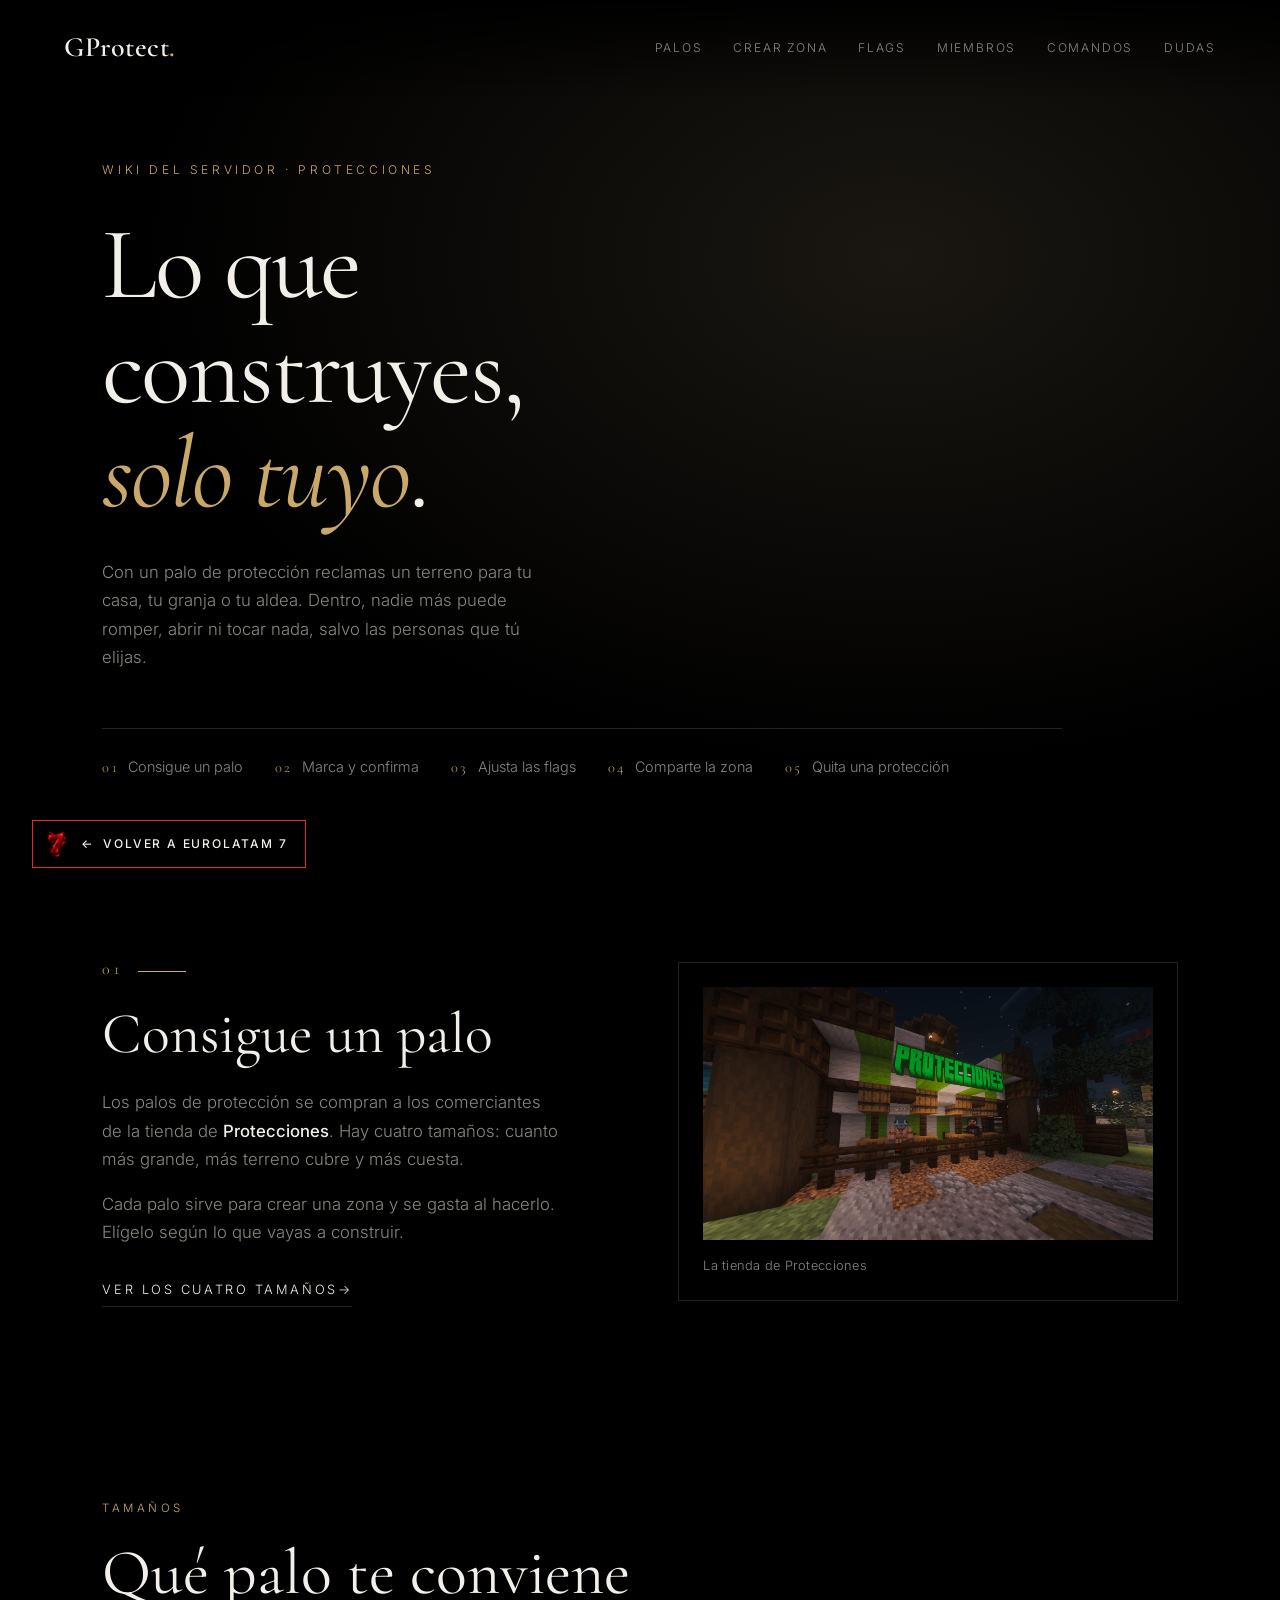
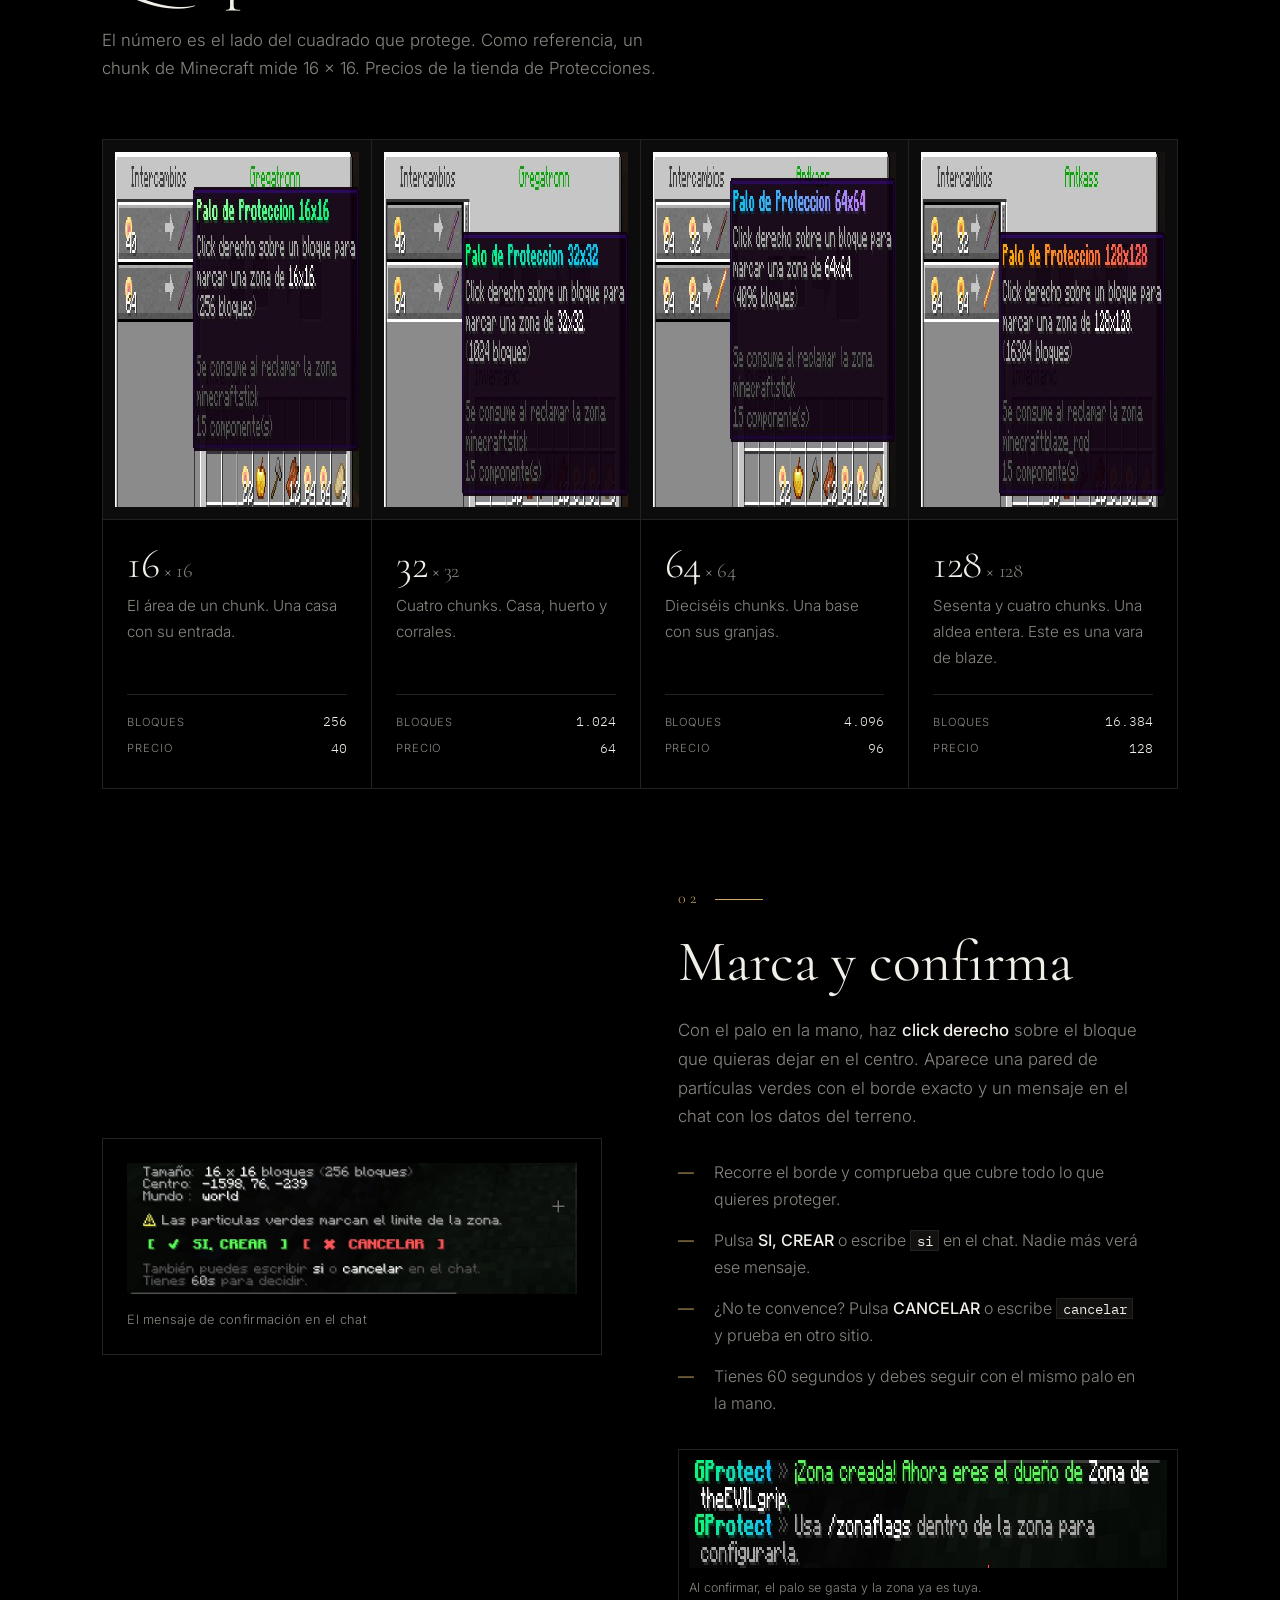
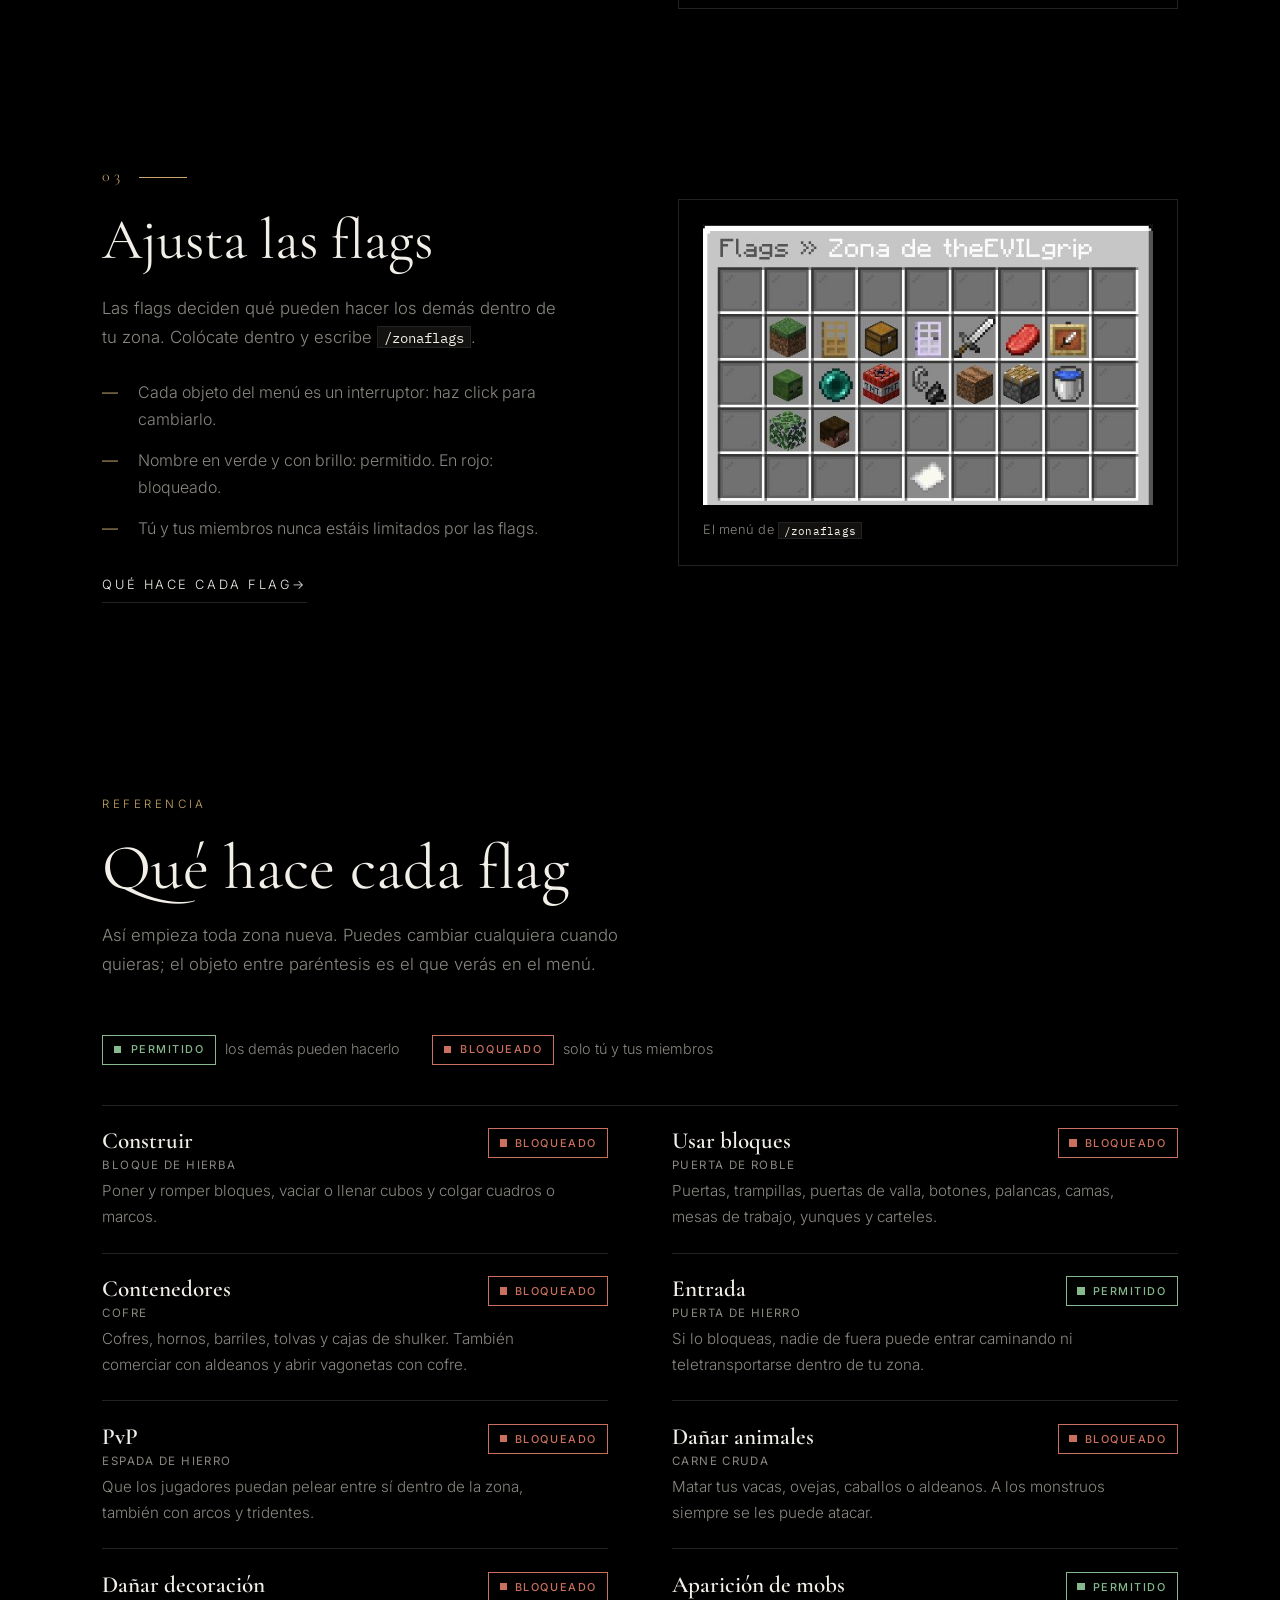
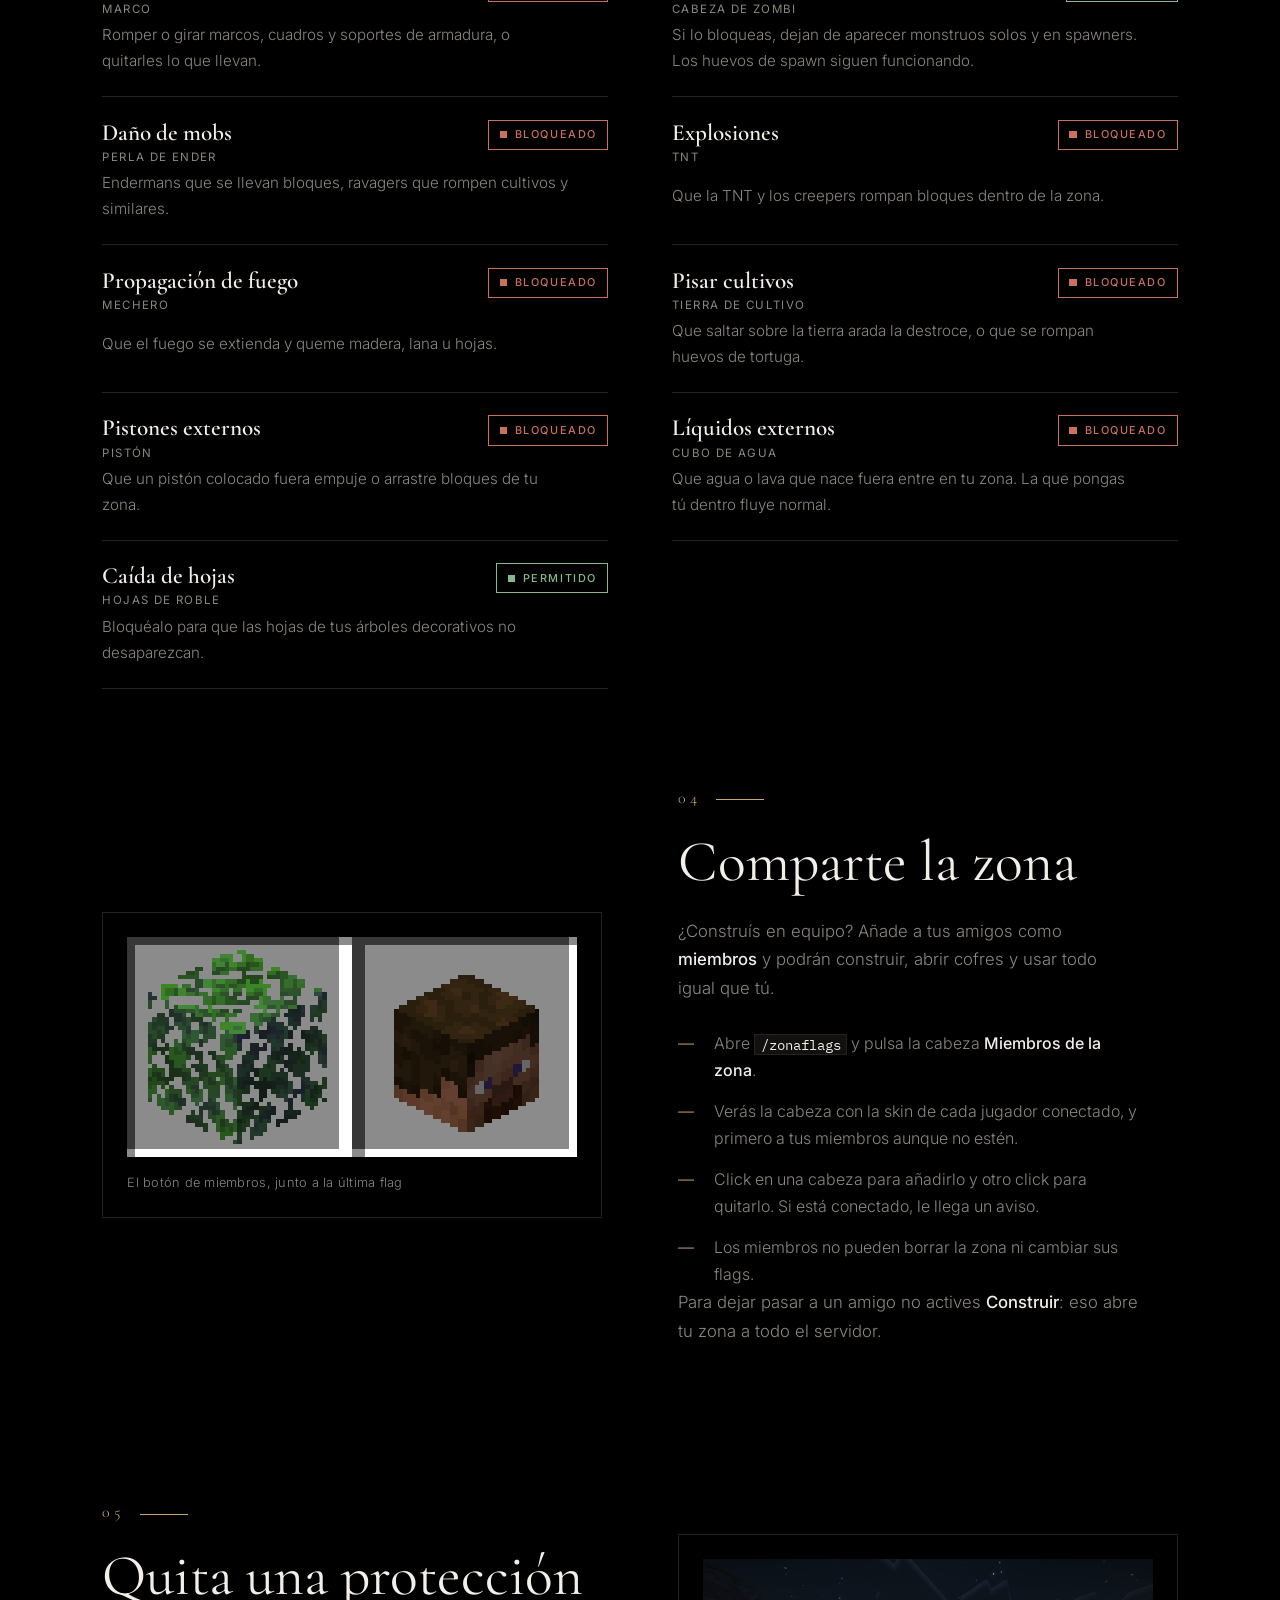
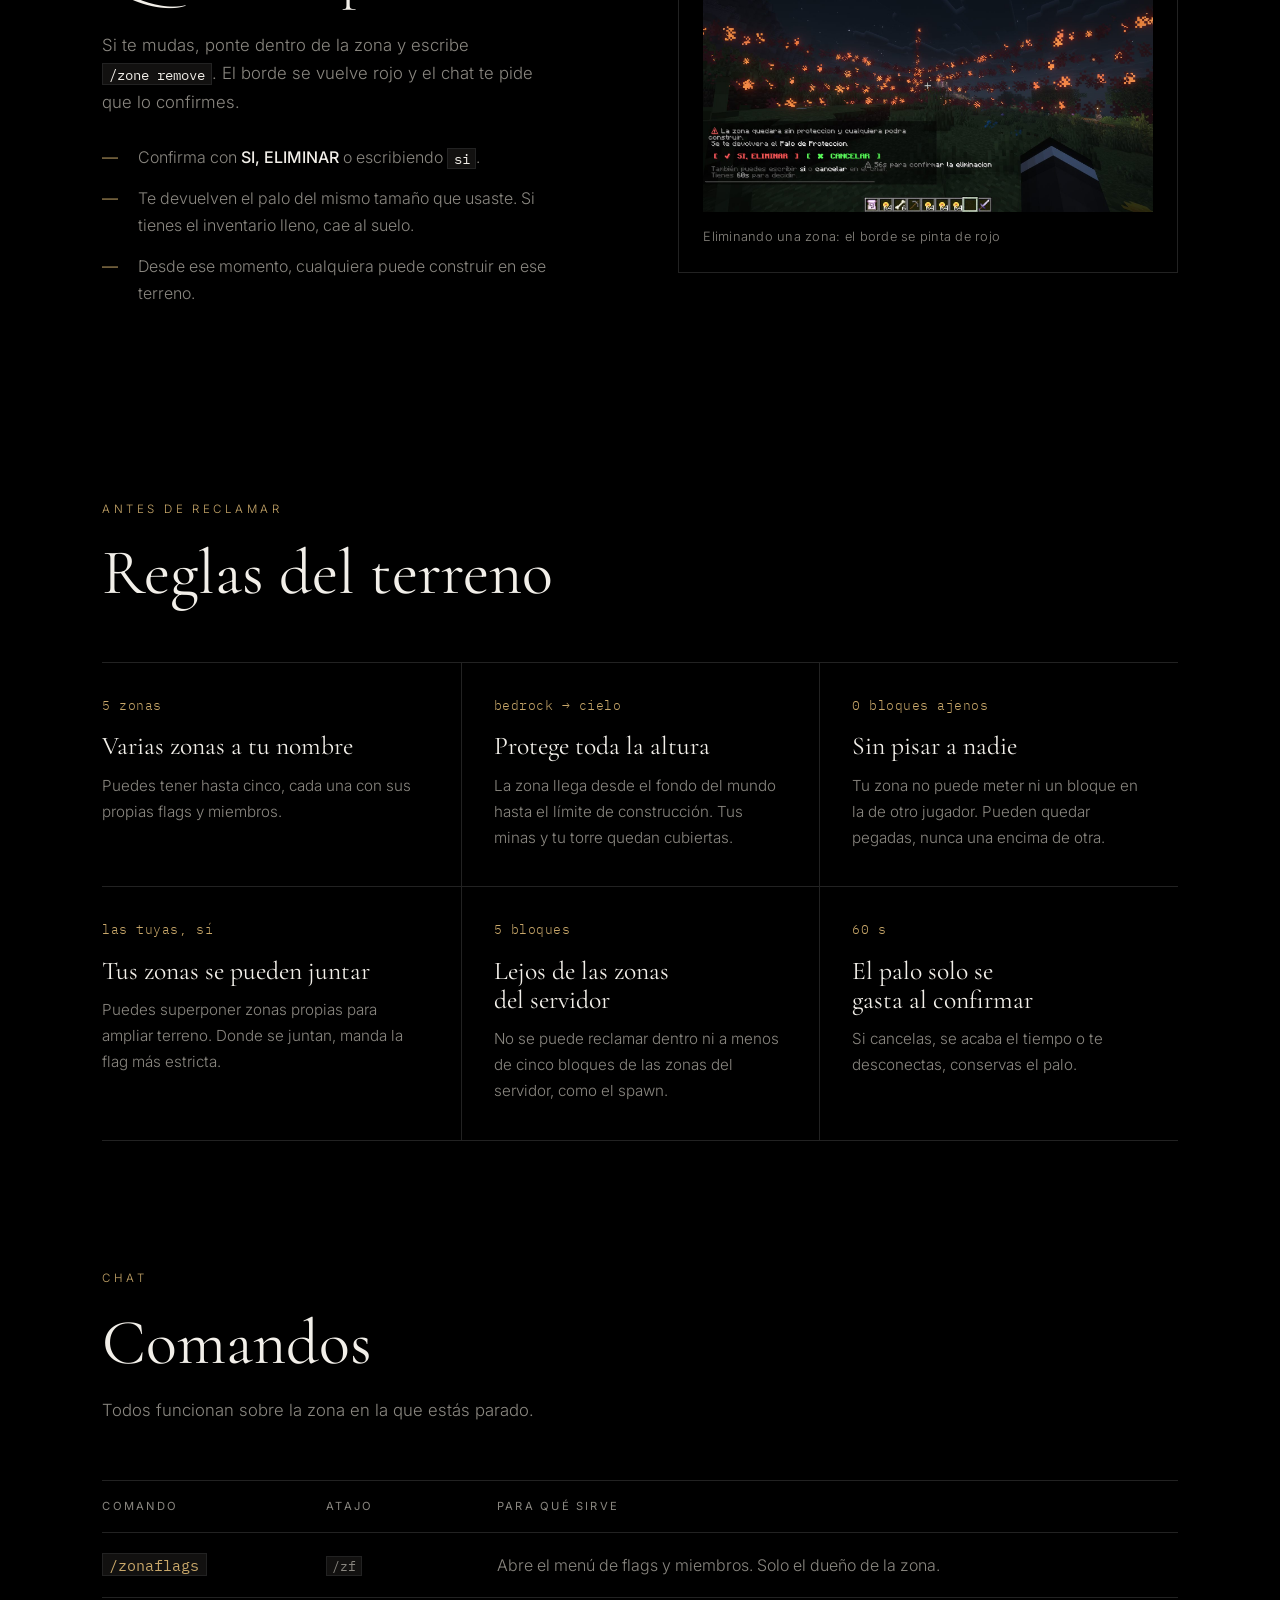
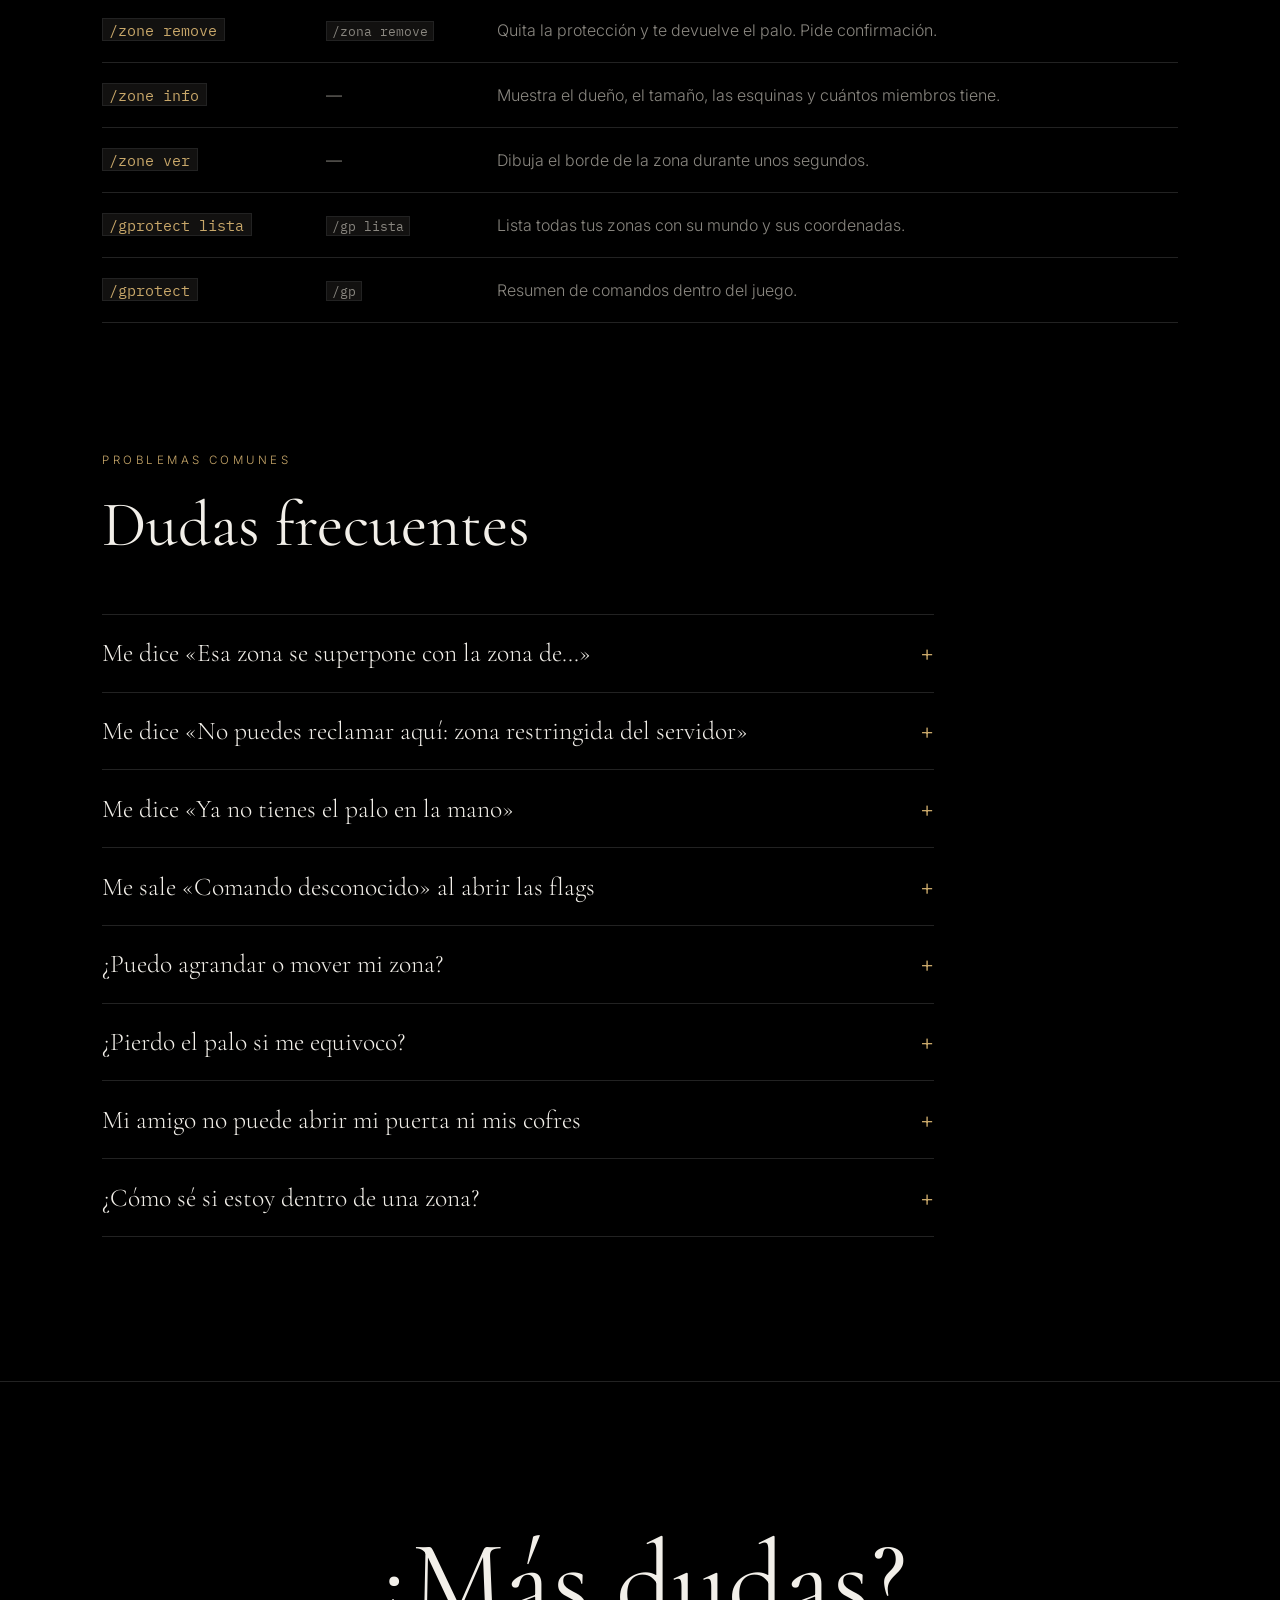
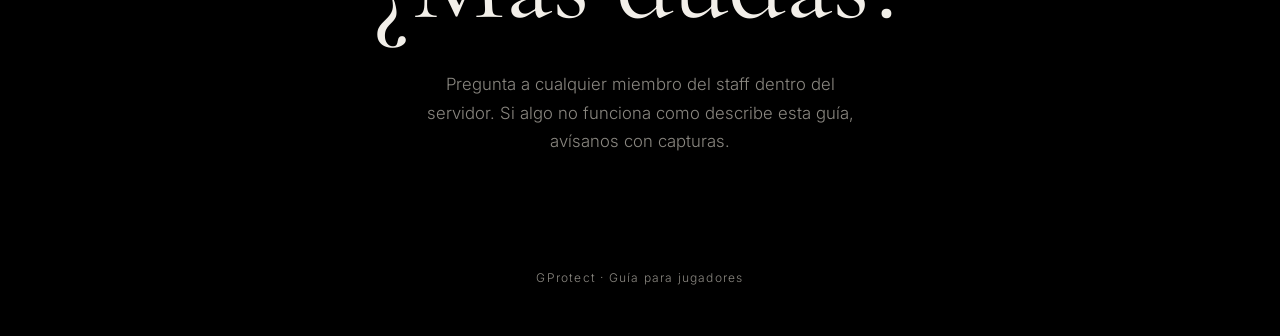
<file: wikis/protect/index.html>
<!DOCTYPE html>
<html lang="es">
<head>
  <meta charset="UTF-8">
  <meta name="viewport" content="width=device-width, initial-scale=1.0">
  <title>GProtect</title>
  <meta name="description" content="Guía para proteger tu casa en el servidor: palos de protección, flags, miembros y comandos.">
  <link rel="preconnect" href="https://fonts.googleapis.com">
  <link rel="preconnect" href="https://fonts.gstatic.com" crossorigin>
  <link href="https://fonts.googleapis.com/css2?family=Cormorant+Garamond:ital,wght@0,400;0,600;1,400&family=IBM+Plex+Mono:wght@400;500&family=Inter:wght@300;400;500&display=swap" rel="stylesheet">
  <link rel="stylesheet" href="styles.css">
  <link rel="icon" type="image/png" href="../../img/icono.png">
  <link rel="stylesheet" href="../../volver.css">
</head>
<body>

  <a href="../../index.html" class="volver-home" aria-label="Volver a la página principal de EuroLatam 7"><img src="../../img/icono.png" alt="" width="64" height="64"><span aria-hidden="true">←</span><span class="volver-text">Volver a EuroLatam 7</span></a>


  <div class="progress" aria-hidden="true"></div>

  <header class="nav">
    <a href="#" class="logo">GProtect<span>.</span></a>
    <nav aria-label="Secciones">
      <a href="#palos">Palos</a>
      <a href="#marcar">Crear zona</a>
      <a href="#flags">Flags</a>
      <a href="#miembros">Miembros</a>
      <a href="#comandos">Comandos</a>
      <a href="#faq">Dudas</a>
    </nav>
  </header>

  <!-- PORTADA -->
  <section class="hero">
    <p class="eyebrow">Wiki del servidor · Protecciones</p>
    <h1>Lo que construyes, <em>solo tuyo</em>.</h1>
    <p class="hero-text">
      Con un palo de protección reclamas un terreno para tu casa, tu granja o tu
      aldea. Dentro, nadie más puede romper, abrir ni tocar nada, salvo las
      personas que tú elijas.
    </p>
    <ol class="route" aria-label="Pasos de la guía">
      <li><a href="#conseguir">Consigue un palo</a></li>
      <li><a href="#marcar">Marca y confirma</a></li>
      <li><a href="#flags">Ajusta las flags</a></li>
      <li><a href="#miembros">Comparte la zona</a></li>
      <li><a href="#quitar">Quita una protección</a></li>
    </ol>
  </section>

  <main>

    <!-- PASO 1 -->
    <div class="blocks">
      <article class="block" id="conseguir">
        <div class="block-text">
          <span class="number">01</span>
          <h2>Consigue un palo</h2>
          <p>
            Los palos de protección se compran a los comerciantes de la tienda de
            <strong>Protecciones</strong>. Hay cuatro tamaños: cuanto más grande,
            más terreno cubre y más cuesta.
          </p>
          <p>
            Cada palo sirve para crear una zona y se gasta al hacerlo. Elígelo
            según lo que vayas a construir.
          </p>
          <a href="#palos" class="link">Ver los cuatro tamaños</a>
        </div>
        <figure class="block-image">
          <img src="img/tienda.jpg" width="1600" height="901" alt="La tienda de Protecciones del servidor, con dos comerciantes detrás del mostrador">
          <figcaption>La tienda de Protecciones</figcaption>
        </figure>
      </article>
    </div>

    <!-- CATALOGO DE PALOS -->
    <section class="ref" id="palos" aria-labelledby="palos-titulo">
      <div class="ref-head">
        <span class="label">Tamaños</span>
        <h2 id="palos-titulo">Qué palo te conviene</h2>
        <p>
          El número es el lado del cuadrado que protege. Como referencia, un chunk
          de Minecraft mide 16 × 16. Precios de la tienda de Protecciones.
        </p>
      </div>

      <div class="sizes">
        <article class="size">
          <figure>
            <img src="img/palo-16.jpg" width="843" height="355" loading="lazy" alt="Descripción del Palo de Protección 16x16 en la tienda">
          </figure>
          <div class="size-body">
            <p class="size-dim">16<small> × 16</small></p>
            <p class="size-use">El área de un chunk. Una casa con su entrada.</p>
            <dl class="size-facts">
              <dt>Bloques</dt><dd>256</dd>
              <dt>Precio</dt><dd>40</dd>
            </dl>
          </div>
        </article>

        <article class="size">
          <figure>
            <img src="img/palo-32.jpg" width="843" height="355" loading="lazy" alt="Descripción del Palo de Protección 32x32 en la tienda">
          </figure>
          <div class="size-body">
            <p class="size-dim">32<small> × 32</small></p>
            <p class="size-use">Cuatro chunks. Casa, huerto y corrales.</p>
            <dl class="size-facts">
              <dt>Bloques</dt><dd>1.024</dd>
              <dt>Precio</dt><dd>64</dd>
            </dl>
          </div>
        </article>

        <article class="size">
          <figure>
            <img src="img/palo-64.jpg" width="843" height="355" loading="lazy" alt="Descripción del Palo de Protección 64x64 en la tienda">
          </figure>
          <div class="size-body">
            <p class="size-dim">64<small> × 64</small></p>
            <p class="size-use">Dieciséis chunks. Una base con sus granjas.</p>
            <dl class="size-facts">
              <dt>Bloques</dt><dd>4.096</dd>
              <dt>Precio</dt><dd>96</dd>
            </dl>
          </div>
        </article>

        <article class="size">
          <figure>
            <img src="img/palo-128.jpg" width="843" height="355" loading="lazy" alt="Descripción del Palo de Protección 128x128 en la tienda">
          </figure>
          <div class="size-body">
            <p class="size-dim">128<small> × 128</small></p>
            <p class="size-use">Sesenta y cuatro chunks. Una aldea entera. Este es una vara de blaze.</p>
            <dl class="size-facts">
              <dt>Bloques</dt><dd>16.384</dd>
              <dt>Precio</dt><dd>128</dd>
            </dl>
          </div>
        </article>
      </div>
    </section>

    <!-- PASOS 2 Y 3 -->
    <div class="blocks">
      <article class="block block--reverse" id="marcar">
        <div class="block-text">
          <span class="number">02</span>
          <h2>Marca y confirma</h2>
          <p>
            Con el palo en la mano, haz <strong>click derecho</strong> sobre el
            bloque que quieras dejar en el centro. Aparece una pared de partículas
            verdes con el borde exacto y un mensaje en el chat con los datos del
            terreno.
          </p>
          <ul class="steps">
            <li>Recorre el borde y comprueba que cubre todo lo que quieres proteger.</li>
            <li>Pulsa <strong>SI, CREAR</strong> o escribe <code>si</code> en el chat. Nadie más verá ese mensaje.</li>
            <li>¿No te convence? Pulsa <strong>CANCELAR</strong> o escribe <code>cancelar</code> y prueba en otro sitio.</li>
            <li>Tienes 60 segundos y debes seguir con el mismo palo en la mano.</li>
          </ul>
          <figure class="inline-shot">
            <img src="img/zona-creada.jpg" width="960" height="108" loading="lazy" alt="Mensaje en el chat: ¡Zona creada! Ahora eres el dueño de Zona de theEVILgrip">
            <figcaption>Al confirmar, el palo se gasta y la zona ya es tuya.</figcaption>
          </figure>
        </div>
        <figure class="block-image">
          <img src="img/confirmacion.jpg" width="1000" height="292" alt="Mensaje de confirmación en el chat con tamaño, centro, mundo y los botones SI, CREAR y CANCELAR">
          <figcaption>El mensaje de confirmación en el chat</figcaption>
        </figure>
      </article>

      <article class="block" id="flags">
        <div class="block-text">
          <span class="number">03</span>
          <h2>Ajusta las flags</h2>
          <p>
            Las flags deciden qué pueden hacer los demás dentro de tu zona.
            Colócate dentro y escribe <code>/zonaflags</code>.
          </p>
          <ul class="steps">
            <li>Cada objeto del menú es un interruptor: haz click para cambiarlo.</li>
            <li>Nombre en verde y con brillo: permitido. En rojo: bloqueado.</li>
            <li>Tú y tus miembros nunca estáis limitados por las flags.</li>
          </ul>
          <a href="#flags-lista" class="link">Qué hace cada flag</a>
        </div>
        <figure class="block-image">
          <img src="img/flags.jpg" width="520" height="325" alt="Menú de flags de la zona con quince objetos, una cabeza de jugador y un papel">
          <figcaption>El menú de <code>/zonaflags</code></figcaption>
        </figure>
      </article>
    </div>

    <!-- GLOSARIO DE FLAGS -->
    <section class="ref" id="flags-lista" aria-labelledby="flags-titulo">
      <div class="ref-head">
        <span class="label">Referencia</span>
        <h2 id="flags-titulo">Qué hace cada flag</h2>
        <p>
          Así empieza toda zona nueva. Puedes cambiar cualquiera cuando quieras;
          el objeto entre paréntesis es el que verás en el menú.
        </p>
      </div>

      <div class="legend" aria-hidden="true">
        <span><span class="state state--ok">Permitido</span> los demás pueden hacerlo</span>
        <span><span class="state state--no">Bloqueado</span> solo tú y tus miembros</span>
      </div>

      <div class="flags">
        <div class="flag">
          <h3>Construir <span class="icon">Bloque de hierba</span></h3>
          <span class="state state--no">Bloqueado</span>
          <p>Poner y romper bloques, vaciar o llenar cubos y colgar cuadros o marcos.</p>
        </div>
        <div class="flag">
          <h3>Usar bloques <span class="icon">Puerta de roble</span></h3>
          <span class="state state--no">Bloqueado</span>
          <p>Puertas, trampillas, puertas de valla, botones, palancas, camas, mesas de trabajo, yunques y carteles.</p>
        </div>
        <div class="flag">
          <h3>Contenedores <span class="icon">Cofre</span></h3>
          <span class="state state--no">Bloqueado</span>
          <p>Cofres, hornos, barriles, tolvas y cajas de shulker. También comerciar con aldeanos y abrir vagonetas con cofre.</p>
        </div>
        <div class="flag">
          <h3>Entrada <span class="icon">Puerta de hierro</span></h3>
          <span class="state state--ok">Permitido</span>
          <p>Si lo bloqueas, nadie de fuera puede entrar caminando ni teletransportarse dentro de tu zona.</p>
        </div>
        <div class="flag">
          <h3>PvP <span class="icon">Espada de hierro</span></h3>
          <span class="state state--no">Bloqueado</span>
          <p>Que los jugadores puedan pelear entre sí dentro de la zona, también con arcos y tridentes.</p>
        </div>
        <div class="flag">
          <h3>Dañar animales <span class="icon">Carne cruda</span></h3>
          <span class="state state--no">Bloqueado</span>
          <p>Matar tus vacas, ovejas, caballos o aldeanos. A los monstruos siempre se les puede atacar.</p>
        </div>
        <div class="flag">
          <h3>Dañar decoración <span class="icon">Marco</span></h3>
          <span class="state state--no">Bloqueado</span>
          <p>Romper o girar marcos, cuadros y soportes de armadura, o quitarles lo que llevan.</p>
        </div>
        <div class="flag">
          <h3>Aparición de mobs <span class="icon">Cabeza de zombi</span></h3>
          <span class="state state--ok">Permitido</span>
          <p>Si lo bloqueas, dejan de aparecer monstruos solos y en spawners. Los huevos de spawn siguen funcionando.</p>
        </div>
        <div class="flag">
          <h3>Daño de mobs <span class="icon">Perla de ender</span></h3>
          <span class="state state--no">Bloqueado</span>
          <p>Endermans que se llevan bloques, ravagers que rompen cultivos y similares.</p>
        </div>
        <div class="flag">
          <h3>Explosiones <span class="icon">TNT</span></h3>
          <span class="state state--no">Bloqueado</span>
          <p>Que la TNT y los creepers rompan bloques dentro de la zona.</p>
        </div>
        <div class="flag">
          <h3>Propagación de fuego <span class="icon">Mechero</span></h3>
          <span class="state state--no">Bloqueado</span>
          <p>Que el fuego se extienda y queme madera, lana u hojas.</p>
        </div>
        <div class="flag">
          <h3>Pisar cultivos <span class="icon">Tierra de cultivo</span></h3>
          <span class="state state--no">Bloqueado</span>
          <p>Que saltar sobre la tierra arada la destroce, o que se rompan huevos de tortuga.</p>
        </div>
        <div class="flag">
          <h3>Pistones externos <span class="icon">Pistón</span></h3>
          <span class="state state--no">Bloqueado</span>
          <p>Que un pistón colocado fuera empuje o arrastre bloques de tu zona.</p>
        </div>
        <div class="flag">
          <h3>Líquidos externos <span class="icon">Cubo de agua</span></h3>
          <span class="state state--no">Bloqueado</span>
          <p>Que agua o lava que nace fuera entre en tu zona. La que pongas tú dentro fluye normal.</p>
        </div>
        <div class="flag">
          <h3>Caída de hojas <span class="icon">Hojas de roble</span></h3>
          <span class="state state--ok">Permitido</span>
          <p>Bloquéalo para que las hojas de tus árboles decorativos no desaparezcan.</p>
        </div>
      </div>
    </section>

    <!-- PASOS 4 Y 5 -->
    <div class="blocks">
      <article class="block block--reverse" id="miembros">
        <div class="block-text">
          <span class="number">04</span>
          <h2>Comparte la zona</h2>
          <p>
            ¿Construís en equipo? Añade a tus amigos como <strong>miembros</strong>
            y podrán construir, abrir cofres y usar todo igual que tú.
          </p>
          <ul class="steps">
            <li>Abre <code>/zonaflags</code> y pulsa la cabeza <strong>Miembros de la zona</strong>.</li>
            <li>Verás la cabeza con la skin de cada jugador conectado, y primero a tus miembros aunque no estén.</li>
            <li>Click en una cabeza para añadirlo y otro click para quitarlo. Si está conectado, le llega un aviso.</li>
            <li>Los miembros no pueden borrar la zona ni cambiar sus flags.</li>
          </ul>
          <p>
            Para dejar pasar a un amigo no actives <strong>Construir</strong>: eso
            abre tu zona a todo el servidor.
          </p>
        </div>
        <figure class="block-image">
          <img class="pixel" src="img/boton-miembros.png" width="424" height="208" alt="Botón Miembros de la zona: una cabeza de jugador junto a las hojas de roble en el menú">
          <figcaption>El botón de miembros, junto a la última flag</figcaption>
        </figure>
      </article>

      <article class="block" id="quitar">
        <div class="block-text">
          <span class="number">05</span>
          <h2>Quita una protección</h2>
          <p>
            Si te mudas, ponte dentro de la zona y escribe
            <code>/zone remove</code>. El borde se vuelve rojo y el chat te pide
            que lo confirmes.
          </p>
          <ul class="steps">
            <li>Confirma con <strong>SI, ELIMINAR</strong> o escribiendo <code>si</code>.</li>
            <li>Te devuelven el palo del mismo tamaño que usaste. Si tienes el inventario lleno, cae al suelo.</li>
            <li>Desde ese momento, cualquiera puede construir en ese terreno.</li>
          </ul>
        </div>
        <figure class="block-image">
          <img src="img/eliminar.jpg" width="1600" height="901" loading="lazy" alt="Pared de partículas rojas marcando el borde de la zona y el mensaje de confirmación SI, ELIMINAR">
          <figcaption>Eliminando una zona: el borde se pinta de rojo</figcaption>
        </figure>
      </article>
    </div>

    <!-- REGLAS -->
    <section class="ref" id="reglas" aria-labelledby="reglas-titulo">
      <div class="ref-head">
        <span class="label">Antes de reclamar</span>
        <h2 id="reglas-titulo">Reglas del terreno</h2>
      </div>

      <div class="rules">
        <div class="rule">
          <span class="fig">5 zonas</span>
          <h3>Varias zonas a tu nombre</h3>
          <p>Puedes tener hasta cinco, cada una con sus propias flags y miembros.</p>
        </div>
        <div class="rule">
          <span class="fig">bedrock → cielo</span>
          <h3>Protege toda la altura</h3>
          <p>La zona llega desde el fondo del mundo hasta el límite de construcción. Tus minas y tu torre quedan cubiertas.</p>
        </div>
        <div class="rule">
          <span class="fig">0 bloques ajenos</span>
          <h3>Sin pisar a nadie</h3>
          <p>Tu zona no puede meter ni un bloque en la de otro jugador. Pueden quedar pegadas, nunca una encima de otra.</p>
        </div>
        <div class="rule">
          <span class="fig">las tuyas, sí</span>
          <h3>Tus zonas se pueden juntar</h3>
          <p>Puedes superponer zonas propias para ampliar terreno. Donde se juntan, manda la flag más estricta.</p>
        </div>
        <div class="rule">
          <span class="fig">5 bloques</span>
          <h3>Lejos de las zonas del servidor</h3>
          <p>No se puede reclamar dentro ni a menos de cinco bloques de las zonas del servidor, como el spawn.</p>
        </div>
        <div class="rule">
          <span class="fig">60 s</span>
          <h3>El palo solo se gasta al confirmar</h3>
          <p>Si cancelas, se acaba el tiempo o te desconectas, conservas el palo.</p>
        </div>
      </div>
    </section>

    <!-- COMANDOS -->
    <section class="ref" id="comandos" aria-labelledby="comandos-titulo">
      <div class="ref-head">
        <span class="label">Chat</span>
        <h2 id="comandos-titulo">Comandos</h2>
        <p>Todos funcionan sobre la zona en la que estás parado.</p>
      </div>

      <div class="table-wrap">
        <table class="cmds">
          <thead>
            <tr>
              <th scope="col">Comando</th>
              <th scope="col">Atajo</th>
              <th scope="col">Para qué sirve</th>
            </tr>
          </thead>
          <tbody>
            <tr>
              <td><code>/zonaflags</code></td>
              <td class="alias"><code>/zf</code></td>
              <td>Abre el menú de flags y miembros. Solo el dueño de la zona.</td>
            </tr>
            <tr>
              <td><code>/zone remove</code></td>
              <td class="alias"><code>/zona remove</code></td>
              <td>Quita la protección y te devuelve el palo. Pide confirmación.</td>
            </tr>
            <tr>
              <td><code>/zone info</code></td>
              <td class="alias">—</td>
              <td>Muestra el dueño, el tamaño, las esquinas y cuántos miembros tiene.</td>
            </tr>
            <tr>
              <td><code>/zone ver</code></td>
              <td class="alias">—</td>
              <td>Dibuja el borde de la zona durante unos segundos.</td>
            </tr>
            <tr>
              <td><code>/gprotect lista</code></td>
              <td class="alias"><code>/gp lista</code></td>
              <td>Lista todas tus zonas con su mundo y sus coordenadas.</td>
            </tr>
            <tr>
              <td><code>/gprotect</code></td>
              <td class="alias"><code>/gp</code></td>
              <td>Resumen de comandos dentro del juego.</td>
            </tr>
          </tbody>
        </table>
      </div>
    </section>

    <!-- PREGUNTAS -->
    <section class="ref" id="faq" aria-labelledby="faq-titulo">
      <div class="ref-head">
        <span class="label">Problemas comunes</span>
        <h2 id="faq-titulo">Dudas frecuentes</h2>
      </div>

      <div class="faq">
        <details>
          <summary>Me dice «Esa zona se superpone con la zona de…»</summary>
          <p>Tu borde pisa el terreno de otro jugador. Aléjate unos bloques del límite o usa un palo más pequeño.</p>
        </details>
        <details>
          <summary>Me dice «No puedes reclamar aquí: zona restringida del servidor»</summary>
          <p>Estás dentro o muy cerca de una zona del servidor, como el spawn o las tiendas. Busca terreno un poco más lejos.</p>
        </details>
        <details>
          <summary>Me dice «Ya no tienes el palo en la mano»</summary>
          <p>Cambiaste de objeto antes de confirmar. Vuelve a coger el palo, marca otra vez y confirma sin soltarlo.</p>
        </details>
        <details>
          <summary>Me sale «Comando desconocido» al abrir las flags</summary>
          <p>El comando es <code>/zonaflags</code>, con a. <code>/zoneflags</code> no existe. También puedes usar <code>/zf</code>.</p>
        </details>
        <details>
          <summary>¿Puedo agrandar o mover mi zona?</summary>
          <p>Una zona no se estira. Para ampliarla, crea otra zona tuya pegada o encima. Para moverla, quítala con <code>/zone remove</code>, recupera el palo y créala donde quieras.</p>
        </details>
        <details>
          <summary>¿Pierdo el palo si me equivoco?</summary>
          <p>No. Solo se gasta cuando confirmas la zona, y si más adelante la quitas, te lo devuelven.</p>
        </details>
        <details>
          <summary>Mi amigo no puede abrir mi puerta ni mis cofres</summary>
          <p>Añádelo como miembro: <code>/zonaflags</code>, botón Miembros de la zona y click en su cabeza.</p>
        </details>
        <details>
          <summary>¿Cómo sé si estoy dentro de una zona?</summary>
          <p>Al cruzar el borde aparece «Entrando a la zona de…» encima de la barra de objetos. Con <code>/zone ver</code> se dibuja el borde unos segundos.</p>
        </details>
      </div>
    </section>

  </main>

  <!-- CIERRE -->
  <footer class="footer">
    <h2>¿Más dudas?</h2>
    <p class="footer-text">
      Pregunta a cualquier miembro del staff dentro del servidor. Si algo no
      funciona como describe esta guía, avísanos con capturas.
    </p>
    <p class="copy">GProtect · Guía para jugadores</p>
  </footer>

</body>
</html>
</file>
<file: wikis/cementerio/styles.css>
/* =========================================
   Variables
   ========================================= */
:root {
  --bg: #000;
  --bg-soft: #0c0c0c;
  --text: #f2efe9;
  --muted: #8a8780;
  --line: #222;
  --accent: #c9a86a;

  /* Colores del propio juego: solo para lo que se ve en pantalla */
  --soul-a: #8f5cff;
  --soul-b: #3ad6c0;
  --ember: #d0685a;
  --heart: #e0392b;

  --serif: "Cormorant Garamond", Georgia, serif;
  --sans: "Inter", system-ui, -apple-system, sans-serif;
  --pixel: "Pixelify Sans", "Courier New", monospace;
}

/* =========================================
   Base
   ========================================= */
*,
*::before,
*::after {
  box-sizing: border-box;
  margin: 0;
  padding: 0;
}

html {
  scroll-behavior: smooth;
}

body {
  background: var(--bg);
  color: var(--text);
  font-family: var(--sans);
  font-weight: 300;
  line-height: 1.7;
  overflow-x: hidden;
}

img {
  display: block;
  max-width: 100%;
}

a {
  color: inherit;
  text-decoration: none;
}

strong {
  color: var(--text);
  font-weight: 500;
}

a:focus-visible,
summary:focus-visible {
  outline: 1px solid var(--accent);
  outline-offset: 4px;
}

.sprite {
  position: absolute;
  width: 0;
  height: 0;
  overflow: hidden;
}

/* =========================================
   Barra de progreso (scroll)
   ========================================= */
.progress {
  position: fixed;
  top: 0;
  left: 0;
  height: 2px;
  width: 100%;
  background: var(--accent);
  transform-origin: left;
  transform: scaleX(0);
  z-index: 100;
}

/* =========================================
   Navegación
   ========================================= */
.nav {
  position: fixed;
  inset: 0 0 auto 0;
  display: flex;
  justify-content: space-between;
  align-items: center;
  padding: 1.5rem clamp(1.25rem, 5vw, 4rem);
  background: linear-gradient(to bottom, rgba(0, 0, 0, 0.85), transparent);
  z-index: 50;
}

.logo {
  font-family: var(--serif);
  font-size: 1.75rem;
  font-weight: 600;
  letter-spacing: 0.02em;
}

.logo span {
  color: var(--accent);
}

.nav nav {
  display: flex;
  gap: clamp(1rem, 2.4vw, 2.25rem);
}

.nav nav a {
  font-size: 0.8rem;
  letter-spacing: 0.15em;
  text-transform: uppercase;
  color: var(--muted);
  transition: color 0.3s;
}

.nav nav a:hover {
  color: var(--text);
}

/* =========================================
   Portada
   ========================================= */
.hero {
  min-height: 100vh;
  display: flex;
  flex-direction: column;
  justify-content: center;
  padding: 8rem clamp(1.25rem, 8vw, 8rem) 4rem;
  position: relative;
  background: radial-gradient(ellipse at 70% 30%, #1a1712 0%, var(--bg) 60%);
}

.eyebrow {
  font-size: 0.75rem;
  letter-spacing: 0.3em;
  text-transform: uppercase;
  color: var(--accent);
  margin-bottom: 2rem;
}

.hero .eyebrow {
  animation: fade-up 1s ease both;
}

.hero h1 {
  font-family: var(--serif);
  font-weight: 400;
  font-size: clamp(2.75rem, 8vw, 7rem);
  line-height: 1.02;
  letter-spacing: -0.02em;
  max-width: 13ch;
  text-wrap: balance;
  animation: fade-up 1s 0.15s ease both;
}

.hero h1 em {
  color: var(--accent);
}

.hero-text {
  max-width: 46ch;
  margin-top: 2rem;
  color: var(--muted);
  font-size: 1.05rem;
  animation: fade-up 1s 0.3s ease both;
}

.scroll-hint {
  position: absolute;
  bottom: 2.5rem;
  left: 50%;
  translate: -50% 0;
  font-size: 0.7rem;
  letter-spacing: 0.3em;
  text-transform: uppercase;
  color: var(--muted);
  padding-bottom: 3.5rem;
}

.scroll-hint::after {
  content: "";
  position: absolute;
  left: 50%;
  bottom: 0;
  width: 1px;
  height: 2.75rem;
  background: linear-gradient(var(--muted), transparent);
  animation: drip 2s ease-in-out infinite;
}

/* =========================================
   Bloques intercalados
   ========================================= */
.blocks {
  padding: 4rem clamp(1.25rem, 8vw, 8rem);
  display: flex;
  flex-direction: column;
  gap: clamp(6rem, 14vw, 12rem);
}

.block {
  display: grid;
  grid-template-columns: 1fr 1fr;
  align-items: center;
  gap: clamp(2rem, 6vw, 6rem);
}

/* Intercala: imagen a la izquierda y texto a la derecha */
.block--reverse .block-text {
  order: 2;
}

.block--reverse .block-image {
  order: 1;
}

/* Bloque apilado: texto arriba e imagen ancha debajo */
.block--stack {
  grid-template-columns: 1fr;
  gap: clamp(2.5rem, 5vw, 4rem);
}

.number {
  display: block;
  font-family: var(--serif);
  font-size: 1rem;
  color: var(--accent);
  letter-spacing: 0.2em;
  margin-bottom: 1.25rem;
}

.number::after {
  content: "";
  display: inline-block;
  width: 3rem;
  height: 1px;
  background: var(--accent);
  vertical-align: middle;
  margin-left: 1rem;
}

.block-text h2 {
  font-family: var(--serif);
  font-weight: 400;
  font-size: clamp(2.25rem, 4.5vw, 3.75rem);
  line-height: 1.05;
  margin-bottom: 1.5rem;
  text-wrap: balance;
}

.block-text p {
  color: var(--muted);
  max-width: 46ch;
  font-size: 1.05rem;
}

.block-text p + p,
.block-text p + .choices,
.block-text .choices + p,
.block-text p + .costs,
.block-text .costs + p {
  margin-top: 1.25rem;
}

.block--stack .block-text p {
  max-width: 62ch;
}

/* Imagen con fondo negro */
.block-image {
  background: var(--bg);
  border: 1px solid var(--line);
  padding: clamp(1rem, 2.5vw, 2rem);
  aspect-ratio: 4 / 5;
  max-width: 100%;
  overflow: hidden;
  position: relative;
}

.block-image img {
  width: 100%;
  height: 100%;
  object-fit: cover;
  filter: grayscale(100%) contrast(1.05);
  transition: filter 0.8s ease, transform 0.8s ease;
}

.block-image:hover img {
  filter: grayscale(0%);
  transform: scale(1.03);
}

/* Captura con información: se ve entera y en color (el rojo y el verde importan) */
.block-image--wide {
  aspect-ratio: auto;
}

.block-image--wide img {
  height: auto;
  filter: none;
}

.block-image--wide:hover img {
  transform: none;
}

/* =========================================
   Opciones de la ventana del tótem
   ========================================= */
.choices {
  list-style: none;
  display: flex;
  flex-direction: column;
  gap: 0.85rem;
  color: var(--muted);
}

.choices li {
  display: flex;
  align-items: baseline;
  gap: 1rem;
  flex-wrap: wrap;
}

.key {
  font-family: var(--pixel);
  font-size: 0.95rem;
  letter-spacing: 0.08em;
  padding: 0.2rem 0.9rem;
  background: #2b2b2b;
  border: 2px solid #111;
  box-shadow: inset 2px 2px 0 #5c5c5c, inset -2px -2px 0 #1b1b1b;
  text-shadow: 2px 2px 0 #1a1a1a;
  min-width: 8.5rem;
  text-align: center;
}

.key--go {
  color: #6be35a;
}

.key--stop {
  color: #ef5a4d;
}

.note {
  font-size: 0.95rem !important;
  border-left: 1px solid var(--line);
  padding-left: 1rem;
}

/* =========================================
   Escenas que imitan la pantalla del juego
   ========================================= */
.block-image--ui {
  display: flex;
}

.scene {
  flex: 1;
  position: relative;
  display: flex;
  flex-direction: column;
  justify-content: flex-end;
  align-items: center;
  gap: 1.5rem;
  padding: 2rem 1rem;
  overflow: hidden;
  background:
    radial-gradient(ellipse at 50% 38%, rgba(58, 214, 192, 0.14), transparent 58%),
    linear-gradient(#060606, #0e0c0a);
}

.actionbar {
  position: relative;
  font-family: var(--pixel);
  font-size: clamp(0.85rem, 1.5vw, 1.05rem);
  color: #c9c6bf;
  text-shadow: 2px 2px 0 #1a1a1a;
  display: flex;
  align-items: center;
  justify-content: center;
  flex-wrap: wrap;
  gap: 0.6rem;
  text-align: center;
  font-variant-numeric: tabular-nums;
}

.scene-caption {
  position: relative;
  font-size: 0.7rem;
  letter-spacing: 0.25em;
  text-transform: uppercase;
  color: var(--muted);
}

/* Ritual: anillos que se cierran sobre el jugador */
.rings {
  position: absolute;
  inset: 0 0 auto;
  height: 72%;
  display: grid;
  place-items: center;
}

.ring {
  grid-area: 1 / 1;
  border-radius: 50%;
  border: 1px dashed rgba(58, 214, 192, 0.45);
  aspect-ratio: 1;
}

.ring:nth-child(1) {
  width: 78%;
  animation: spin 14s linear infinite;
}

.ring:nth-child(2) {
  width: 52%;
  border-color: rgba(143, 92, 255, 0.5);
  animation: spin 9s linear infinite reverse;
}

.ring:nth-child(3) {
  width: 26%;
  border-style: solid;
  border-color: rgba(58, 214, 192, 0.3);
  box-shadow: 0 0 40px rgba(58, 214, 192, 0.25);
}

.bar {
  display: inline-block;
  width: min(13rem, 70vw);
  height: 0.85rem;
  padding: 2px;
  border: 1px solid #3a3a3a;
  background: repeating-linear-gradient(90deg, #2a2a2a 0 8px, transparent 8px 10px);
}

.bar-fill {
  display: block;
  height: 100%;
  width: 65%;
  background: linear-gradient(90deg, var(--soul-a), var(--soul-b));
  -webkit-mask: repeating-linear-gradient(90deg, #000 0 8px, transparent 8px 10px);
  mask: repeating-linear-gradient(90deg, #000 0 8px, transparent 8px 10px);
  animation: channel 3s steps(20, end) infinite;
}

/* Fragilidad: corazones perdidos y aura oscura */
.scene--frail {
  background:
    radial-gradient(ellipse at 50% 42%, rgba(208, 104, 90, 0.16), transparent 58%),
    linear-gradient(#060606, #0e0a0a);
}

.frail-aura {
  position: absolute;
  inset: 12% 22% 38%;
  border-radius: 50%;
  background: radial-gradient(circle, rgba(80, 0, 90, 0.55), transparent 70%);
  filter: blur(8px);
  animation: pulse 2.4s ease-in-out infinite;
}

.hearts {
  position: relative;
  display: flex;
  gap: 4px;
  flex-wrap: wrap;
  justify-content: center;
}

.heart {
  width: 1.4rem;
  height: 1.2rem;
  fill: currentColor;
  color: var(--heart);
  shape-rendering: crispEdges;
  filter: drop-shadow(1px 1px 0 #2a0b08);
}

.heart--lost {
  color: #2e2422;
  filter: none;
}

.actionbar--frail .skull {
  color: #9b2a22;
}

.actionbar--frail .label {
  color: var(--ember);
}

.actionbar .sep {
  color: #555;
}

/* =========================================
   Secciones de consulta (sin numerar)
   ========================================= */
.section {
  padding-block: clamp(6rem, 12vw, 10rem);
  padding-inline: clamp(1.25rem, 8vw, 8rem);
}

.section-title {
  font-family: var(--serif);
  font-weight: 400;
  font-size: clamp(2.5rem, 5.5vw, 4.5rem);
  line-height: 1.02;
  letter-spacing: -0.01em;
  max-width: 18ch;
  text-wrap: balance;
}

.section-title em {
  color: var(--accent);
}

.section-lead {
  color: var(--muted);
  max-width: 58ch;
  font-size: 1.05rem;
  margin-top: 1.5rem;
}

.section-lead + .section-lead {
  margin-top: 1rem;
}

/* Reglas del camino */
.rules {
  border-top: 1px solid var(--line);
  margin-top: clamp(6rem, 14vw, 12rem);
}

.rules-list {
  margin-top: clamp(3rem, 6vw, 4.5rem);
  display: grid;
  grid-template-columns: repeat(3, minmax(0, 1fr));
  gap: 1px;
  background: var(--line);
  border: 1px solid var(--line);
}

.rules-list > div {
  background: var(--bg);
  padding: clamp(1.5rem, 3vw, 2.25rem);
  display: flex;
  flex-direction: column;
  gap: 0.6rem;
}

.rules-list dt {
  font-family: var(--serif);
  font-size: 1.6rem;
  line-height: 1.15;
}

.rules-list dt span {
  color: var(--accent);
  font-variant-numeric: tabular-nums;
}

.rules-list dd {
  color: var(--muted);
  font-size: 0.98rem;
}

/* Lista de efectos de la fragilidad */
.costs {
  display: flex;
  flex-direction: column;
  border-top: 1px solid var(--line);
  max-width: 34rem;
}

.costs > div {
  display: grid;
  grid-template-columns: 11rem 1fr;
  gap: 1rem;
  padding: 0.7rem 0;
  border-bottom: 1px solid var(--line);
  align-items: baseline;
}

.costs dt {
  color: var(--ember);
  font-weight: 400;
}

.costs dd {
  color: var(--muted);
  font-size: 0.98rem;
}

/* =========================================
   Tótems durmientes
   ========================================= */
.dormant {
  background: var(--bg-soft);
  border-block: 1px solid var(--line);
}

.states {
  margin-top: clamp(3rem, 6vw, 4.5rem);
  display: grid;
  grid-template-columns: repeat(2, minmax(0, 1fr));
  gap: clamp(1.25rem, 3vw, 2rem);
}

.state {
  border: 1px solid var(--line);
  background: var(--bg);
  display: flex;
  flex-direction: column;
}

.state-stage {
  position: relative;
  height: 11rem;
  display: grid;
  place-items: center;
  overflow: hidden;
  border-bottom: 1px solid var(--line);
}

.state-body {
  padding: clamp(1.5rem, 3vw, 2rem);
  display: flex;
  flex-direction: column;
  gap: 1rem;
}

.state-label {
  font-size: 0.72rem;
  letter-spacing: 0.28em;
  text-transform: uppercase;
  color: var(--muted);
}

.state--awake .state-label {
  color: var(--accent);
}

.state ul {
  list-style: none;
  display: flex;
  flex-direction: column;
  gap: 0.55rem;
  color: var(--muted);
}

.state li {
  display: flex;
  gap: 0.75rem;
}

.state li::before {
  content: "";
  flex: none;
  width: 0.9rem;
  height: 1px;
  margin-top: 0.85rem;
  background: currentColor;
  opacity: 0.6;
}

/* Dormido: silueta tumbada y humo */
.state--asleep .state-stage {
  background: radial-gradient(ellipse at 50% 80%, #15130f, #050505 70%);
}

.lying {
  width: 46%;
  height: 1.6rem;
  margin-top: 3rem;
  background: linear-gradient(#1c1813, #0c0a08);
  border: 1px solid #231e18;
  box-shadow: 0 10px 18px rgba(0, 0, 0, 0.8);
}

.smoke {
  position: absolute;
  bottom: 38%;
  width: 0.9rem;
  aspect-ratio: 1;
  border-radius: 50%;
  background: rgba(120, 116, 110, 0.35);
  animation: puff 4.5s ease-out infinite;
  opacity: 0;
}

.smoke:nth-of-type(2) {
  left: 44%;
}

.smoke:nth-of-type(3) {
  left: 52%;
  animation-delay: 1.5s;
}

.smoke:nth-of-type(4) {
  left: 58%;
  animation-delay: 3s;
}

/* Despierto: cartel con tu cuenta atrás */
.state--awake .state-stage {
  background:
    radial-gradient(ellipse at 50% 60%, rgba(58, 214, 192, 0.18), transparent 60%),
    radial-gradient(ellipse at 50% 60%, rgba(143, 92, 255, 0.12), transparent 75%),
    #050505;
}

.timer-labels {
  display: flex;
  gap: 1rem;
  flex-wrap: wrap;
  justify-content: center;
  animation: bob 3s ease-in-out infinite;
}

.timer {
  font-family: var(--pixel);
  font-size: 1.25rem;
  padding: 0.15rem 0.7rem;
  background: rgba(0, 0, 0, 0.55);
  font-variant-numeric: tabular-nums;
}

.timer span {
  background: linear-gradient(90deg, var(--soul-a), var(--soul-b));
  -webkit-background-clip: text;
  background-clip: text;
  color: transparent;
}

.dormant-details {
  margin-top: clamp(3rem, 6vw, 4.5rem);
  display: grid;
  grid-template-columns: repeat(3, minmax(0, 1fr));
  gap: clamp(2rem, 4vw, 3.5rem);
}

.dormant-details h3 {
  font-family: var(--serif);
  font-weight: 600;
  font-size: 1.5rem;
  line-height: 1.2;
  margin-bottom: 0.75rem;
}

.dormant-details p {
  color: var(--muted);
  font-size: 0.98rem;
}

/* =========================================
   Preguntas frecuentes
   ========================================= */
.faq-list {
  margin-top: clamp(3rem, 6vw, 4.5rem);
  border-top: 1px solid var(--line);
  max-width: 62rem;
}

.faq-list details {
  border-bottom: 1px solid var(--line);
}

.faq-list summary {
  list-style: none;
  cursor: pointer;
  display: flex;
  justify-content: space-between;
  align-items: baseline;
  gap: 2rem;
  padding: 1.5rem 0;
  font-family: var(--serif);
  font-size: clamp(1.3rem, 2.4vw, 1.75rem);
  line-height: 1.25;
  transition: color 0.3s;
}

.faq-list summary::-webkit-details-marker {
  display: none;
}

.faq-list summary::after {
  content: "+";
  flex: none;
  font-family: var(--sans);
  font-weight: 300;
  color: var(--accent);
  transition: transform 0.3s;
}

.faq-list summary:hover {
  color: var(--accent);
}

.faq-list details[open] summary::after {
  transform: rotate(45deg);
}

.faq-list details p {
  color: var(--muted);
  max-width: 60ch;
  padding-bottom: 1.75rem;
}

/* =========================================
   Footer
   ========================================= */
.footer {
  text-align: center;
  padding: 10rem clamp(1.25rem, 8vw, 8rem) 3rem;
  border-top: 1px solid var(--line);
}

.footer h2 {
  font-family: var(--serif);
  font-weight: 400;
  font-size: clamp(3rem, 10vw, 8rem);
  line-height: 1;
}

.footer h2 em {
  color: var(--accent);
}

.footer-mail {
  display: inline-block;
  margin-top: 2rem;
  font-size: clamp(1rem, 2.5vw, 1.5rem);
  color: var(--accent);
  border-bottom: 1px solid transparent;
  transition: border-color 0.3s;
}

.footer-mail:hover {
  border-color: var(--accent);
}

.copy {
  margin-top: 8rem;
  font-size: 0.75rem;
  color: var(--muted);
  letter-spacing: 0.1em;
}

/* =========================================
   Animaciones
   ========================================= */
@keyframes fade-up {
  from { opacity: 0; transform: translateY(30px); }
  to   { opacity: 1; transform: translateY(0); }
}

@keyframes drip {
  0%   { transform: scaleY(0); transform-origin: top; }
  50%  { transform: scaleY(1); transform-origin: top; }
  51%  { transform-origin: bottom; }
  100% { transform: scaleY(0); transform-origin: bottom; }
}

@keyframes from-left {
  from { opacity: 0; transform: translateX(-80px); }
  to   { opacity: 1; transform: translateX(0); }
}

@keyframes from-right {
  from { opacity: 0; transform: translateX(80px); }
  to   { opacity: 1; transform: translateX(0); }
}

@keyframes reveal-img {
  from { clip-path: inset(0 0 100% 0); }
  to   { clip-path: inset(0 0 0 0); }
}

@keyframes grow {
  to { transform: scaleX(1); }
}

@keyframes spin {
  to { transform: rotate(1turn); }
}

@keyframes channel {
  from { width: 0; }
  to   { width: 100%; }
}

@keyframes pulse {
  50% { opacity: 0.55; transform: scale(1.06); }
}

@keyframes puff {
  0%   { opacity: 0; transform: translateY(0) scale(0.6); }
  25%  { opacity: 1; }
  100% { opacity: 0; transform: translateY(-4.5rem) scale(1.8); }
}

@keyframes bob {
  50% { transform: translateY(-7px); }
}

/* Aparición al hacer scroll — solo CSS (scroll-driven animations).
   En navegadores sin soporte el contenido se ve igual, sin animación. */
@supports (animation-timeline: view()) {

  .progress {
    animation: grow linear both;
    animation-timeline: scroll(root);
  }

  .block-text,
  .block-image,
  .block-image img {
    animation-timing-function: cubic-bezier(0.2, 0.7, 0.2, 1);
    animation-fill-mode: both;
    animation-timeline: view();
    animation-range: entry 5% cover 40%;
  }

  /* Bloque normal: texto entra por la izquierda, imagen por la derecha */
  .block .block-text  { animation-name: from-left; }
  .block .block-image { animation-name: from-right; }

  /* Bloque invertido: al revés */
  .block--reverse .block-text  { animation-name: from-right; }
  .block--reverse .block-image { animation-name: from-left; }

  /* La foto se "destapa" dentro del marco negro */
  .block-image img {
    animation-name: reveal-img;
    animation-range: entry 20% cover 50%;
  }
}

/* =========================================
   Responsive
   ========================================= */
@media (max-width: 1040px) {
  .nav nav {
    display: none;
  }

  .dormant-details {
    grid-template-columns: 1fr;
  }

  .rules-list {
    grid-template-columns: repeat(2, minmax(0, 1fr));
  }
}

@media (max-width: 620px) {
  .rules-list {
    grid-template-columns: 1fr;
  }
}

@media (max-width: 800px) {
  .block {
    grid-template-columns: 1fr;
  }

  /* En móvil siempre: texto arriba, imagen abajo */
  .block--reverse .block-text  { order: 1; }
  .block--reverse .block-image { order: 2; }

  .block-image--ui {
    aspect-ratio: 4 / 3;
  }

  .states {
    grid-template-columns: 1fr;
  }

  .costs > div {
    grid-template-columns: 1fr;
    gap: 0.1rem;
  }
}

@media (prefers-reduced-motion: reduce) {
  *,
  *::before,
  *::after {
    animation: none !important;
    transition: none !important;
  }

  .progress {
    display: none;
  }
}
</file>
<file: volver.css>
/* =========================================
   Botón "Volver a EuroLatam 7" (compartido por todas las wikis)
   ========================================= */
.volver-home {
  position: fixed;
  left: clamp(1rem, 3vw, 2rem);
  bottom: clamp(1rem, 3vw, 2rem);
  z-index: 150;
  display: inline-flex;
  align-items: center;
  gap: 0.6rem;
  padding: 0.5rem 1.1rem 0.5rem 0.5rem;
  background: rgba(0, 0, 0, 0.85);
  border: 1px solid #e8282b;
  color: #f2efe9;
  font-family: "Inter", system-ui, -apple-system, sans-serif;
  font-size: 0.75rem;
  font-weight: 500;
  letter-spacing: 0.15em;
  text-transform: uppercase;
  text-decoration: none;
  line-height: 1;
  box-shadow: 0 0.5rem 2rem rgba(0, 0, 0, 0.6);
  backdrop-filter: blur(6px);
  transition: background 0.3s, transform 0.2s;
}

.volver-home img {
  width: 1.9rem;
  height: 1.9rem;
  display: block;
}

.volver-home:hover {
  background: #e8282b;
  transform: translateY(-2px);
}

.volver-home:focus-visible {
  outline: 2px solid #e8282b;
  outline-offset: 4px;
}

@media (max-width: 480px) {
  .volver-home .volver-text {
    display: none;
  }

  .volver-home {
    padding: 0.5rem 0.9rem 0.5rem 0.5rem;
  }
}
</file>
<file: wikis/herrero/styles.css>
/* =========================================
   Variables
   ========================================= */
:root {
  --bg: #000;
  --bg-soft: #0c0c0c;
  --text: #f2efe9;
  --muted: #8a8780;
  --line: #222;
  --accent: #c9a86a;

  --serif: "Cormorant Garamond", Georgia, serif;
  --sans: "Inter", system-ui, -apple-system, sans-serif;
}

/* =========================================
   Base
   ========================================= */
*,
*::before,
*::after {
  box-sizing: border-box;
  margin: 0;
  padding: 0;
}

html {
  scroll-behavior: smooth;
}

body {
  background: var(--bg);
  color: var(--text);
  font-family: var(--sans);
  font-weight: 300;
  line-height: 1.7;
  overflow-x: hidden;
}

img {
  display: block;
  max-width: 100%;
}

a {
  color: inherit;
  text-decoration: none;
}

/* =========================================
   Barra de progreso (scroll)
   ========================================= */
.progress {
  position: fixed;
  top: 0;
  left: 0;
  height: 2px;
  width: 100%;
  background: var(--accent);
  transform-origin: left;
  transform: scaleX(0);
  z-index: 100;
}

/* =========================================
   Navegación
   ========================================= */
.nav {
  position: fixed;
  inset: 0 0 auto 0;
  display: flex;
  justify-content: space-between;
  align-items: center;
  padding: 1.5rem clamp(1.25rem, 5vw, 4rem);
  background: linear-gradient(to bottom, rgba(0, 0, 0, 0.85), transparent);
  z-index: 50;
}

.logo {
  font-family: var(--serif);
  font-size: 1.75rem;
  font-weight: 600;
  letter-spacing: 0.02em;
}

.logo span {
  color: var(--accent);
}

.nav nav {
  display: flex;
  gap: clamp(1rem, 3vw, 2.5rem);
}

.nav nav a {
  font-size: 0.8rem;
  letter-spacing: 0.15em;
  text-transform: uppercase;
  color: var(--muted);
  transition: color 0.3s;
}

.nav nav a:hover {
  color: var(--text);
}

/* =========================================
   Portada
   ========================================= */
.hero {
  min-height: 100vh;
  display: flex;
  flex-direction: column;
  justify-content: center;
  padding: 8rem clamp(1.25rem, 8vw, 8rem) 4rem;
  position: relative;
  background: radial-gradient(ellipse at 70% 30%, #1a1712 0%, var(--bg) 60%);
}

.eyebrow {
  font-size: 0.75rem;
  letter-spacing: 0.3em;
  text-transform: uppercase;
  color: var(--accent);
  margin-bottom: 2rem;
  animation: fade-up 1s ease both;
}

.hero h1 {
  font-family: var(--serif);
  font-weight: 400;
  font-size: clamp(2.75rem, 8vw, 7rem);
  line-height: 1.02;
  letter-spacing: -0.02em;
  max-width: 14ch;
  animation: fade-up 1s 0.15s ease both;
}

.hero h1 em {
  color: var(--accent);
}

.hero-text {
  max-width: 42ch;
  margin-top: 2rem;
  color: var(--muted);
  font-size: 1.05rem;
  animation: fade-up 1s 0.3s ease both;
}

.scroll-hint {
  position: absolute;
  bottom: 2.5rem;
  left: 50%;
  translate: -50% 0;
  font-size: 0.7rem;
  letter-spacing: 0.3em;
  text-transform: uppercase;
  color: var(--muted);
  padding-bottom: 3.5rem;
}

.scroll-hint::after {
  content: "";
  position: absolute;
  left: 50%;
  bottom: 0;
  width: 1px;
  height: 2.75rem;
  background: linear-gradient(var(--muted), transparent);
  animation: drip 2s ease-in-out infinite;
}

/* =========================================
   Bloques intercalados
   ========================================= */
.blocks {
  padding: 4rem clamp(1.25rem, 8vw, 8rem);
  display: flex;
  flex-direction: column;
  gap: clamp(6rem, 14vw, 12rem);
}

.block {
  display: grid;
  grid-template-columns: 1fr 1fr;
  align-items: center;
  gap: clamp(2rem, 6vw, 6rem);
}

/* Intercala: imagen a la izquierda y texto a la derecha */
.block--reverse .block-text {
  order: 2;
}

.block--reverse .block-image {
  order: 1;
}

.number {
  display: block;
  font-family: var(--serif);
  font-size: 1rem;
  color: var(--accent);
  letter-spacing: 0.2em;
  margin-bottom: 1.25rem;
}

.number::after {
  content: "";
  display: inline-block;
  width: 3rem;
  height: 1px;
  background: var(--accent);
  vertical-align: middle;
  margin-left: 1rem;
}

.block-text h2 {
  font-family: var(--serif);
  font-weight: 400;
  font-size: clamp(2.25rem, 4.5vw, 3.75rem);
  line-height: 1.05;
  margin-bottom: 1.5rem;
}

.block-text p {
  color: var(--muted);
  max-width: 44ch;
  font-size: 1.05rem;
}

.link {
  display: inline-block;
  margin-top: 2rem;
  font-size: 0.8rem;
  letter-spacing: 0.2em;
  text-transform: uppercase;
  padding-bottom: 0.35rem;
  border-bottom: 1px solid var(--line);
  transition: border-color 0.3s, color 0.3s;
}

.link::after {
  content: " →";
  display: inline-block;
  transition: transform 0.3s;
}

.link:hover {
  color: var(--accent);
  border-color: var(--accent);
}

.link:hover::after {
  transform: translateX(4px);
}

/* Imagen con fondo negro */
.block-image {
  background: var(--bg);
  border: 1px solid var(--line);
  padding: clamp(1rem, 2.5vw, 2rem);
  aspect-ratio: 4 / 5;
  max-width: 100%;
  overflow: hidden;
  position: relative;
}

.block-image img {
  width: 100%;
  height: 100%;
  object-fit: cover;
  filter: grayscale(100%) contrast(1.05);
  transition: filter 0.8s ease, transform 0.8s ease;
}

.block-image:hover img {
  filter: grayscale(0%);
  transform: scale(1.03);
}

/* =========================================
   Footer
   ========================================= */
.footer {
  text-align: center;
  padding: 10rem clamp(1.25rem, 8vw, 8rem) 3rem;
  border-top: 1px solid var(--line);
  margin-top: 8rem;
}

.footer h2 {
  font-family: var(--serif);
  font-weight: 400;
  font-size: clamp(3rem, 10vw, 8rem);
  line-height: 1;
}

.footer-mail {
  display: inline-block;
  margin-top: 2rem;
  font-size: clamp(1rem, 2.5vw, 1.5rem);
  color: var(--accent);
  border-bottom: 1px solid transparent;
  transition: border-color 0.3s;
}

.footer-mail:hover {
  border-color: var(--accent);
}

.copy {
  margin-top: 8rem;
  font-size: 0.75rem;
  color: var(--muted);
  letter-spacing: 0.1em;
}

/* =========================================
   Wiki: capturas del juego
   Las capturas son panorámicas y tienen texto: se muestran
   enteras, en color y más anchas que el texto.
   ========================================= */
.block--shot {
  grid-template-columns: 4fr 7fr;
}

.block--shot.block--reverse {
  grid-template-columns: 7fr 4fr;
}

.block--shot .block-image {
  aspect-ratio: auto;
  padding: clamp(0.5rem, 1.2vw, 1rem);
}

.block--shot .block-image a {
  display: block;
  overflow: hidden;
}

.block--shot .block-image img {
  height: auto;
  object-fit: contain;
  filter: brightness(0.88);
}

.block--shot .block-image:hover img {
  filter: brightness(1);
  transform: scale(1.02);
}

.block-image figcaption {
  margin-top: 0.9rem;
  font-size: 0.7rem;
  letter-spacing: 0.2em;
  text-transform: uppercase;
  color: var(--muted);
}

/* =========================================
   Wiki: texto
   ========================================= */
.block-text p + p,
.block-text .list + p,
.block-text p + .list {
  margin-top: 1rem;
}

.block-text strong,
.lead strong,
.card strong {
  font-weight: 500;
  color: var(--text);
}

.gold  { color: var(--accent) !important; }
.aqua  { color: #6fd6e0 !important; }
.red   { color: #e57a6f !important; }
.green { color: #8fd18a !important; }

.list {
  list-style: none;
  max-width: 44ch;
  color: var(--muted);
  font-size: 1.05rem;
}

.list li {
  position: relative;
  padding-left: 1.5rem;
  margin-top: 0.5rem;
}

.list li::before {
  content: "";
  position: absolute;
  left: 0;
  top: 0.85em;
  width: 0.75rem;
  height: 1px;
  background: var(--accent);
}

.block-text p.callout,
.callout {
  margin-top: 1.5rem;
  padding-left: 1.25rem;
  border-left: 1px solid var(--accent);
  color: var(--text);
  max-width: 44ch;
}

.chip {
  display: inline-block;
  font-size: 0.7rem;
  font-weight: 500;
  letter-spacing: 0.12em;
  text-transform: uppercase;
  padding: 0.05rem 0.55rem;
  margin-right: 0.35rem;
  border: 1px solid currentColor;
  border-radius: 2px;
  vertical-align: 0.1em;
}

.chip--green { color: #8fd18a; }
.chip--red   { color: #e57a6f; }

code {
  font-family: ui-monospace, "Cascadia Mono", Consolas, monospace;
}

code {
  font-size: 0.9em;
  color: var(--accent);
  background: var(--bg-soft);
  border: 1px solid var(--line);
  padding: 0.05rem 0.4rem;
}

/* =========================================
   Wiki: secciones sin captura
   ========================================= */
.section {
  padding: clamp(6rem, 12vw, 10rem) clamp(1.25rem, 8vw, 8rem) 0;
}

.section-head {
  max-width: 62ch;
}

.section-head h2 {
  font-family: var(--serif);
  font-weight: 400;
  font-size: clamp(2.25rem, 4.5vw, 3.75rem);
  line-height: 1.05;
  margin-bottom: 1.5rem;
}

.lead {
  color: var(--muted);
  font-size: 1.1rem;
  max-width: 58ch;
}

/* Tarjetas: armaduras, armas, herramientas */
.cards {
  display: grid;
  grid-template-columns: repeat(3, 1fr);
  gap: 1.5rem;
  margin-top: 4rem;
}

.card {
  background: var(--bg-soft);
  border: 1px solid var(--line);
  padding: clamp(1.5rem, 3vw, 2.5rem);
  display: flex;
  flex-direction: column;
  transition: border-color 0.4s;
}

.card:hover {
  border-color: #3a3326;
}

.card-tag {
  font-size: 0.72rem;
  font-weight: 500;
  letter-spacing: 0.25em;
  text-transform: uppercase;
}

.card h3 {
  font-family: var(--serif);
  font-weight: 400;
  font-size: 2rem;
  line-height: 1.1;
  margin: 0.75rem 0 1rem;
}

.card p {
  color: var(--muted);
}

.card .quote {
  margin-top: auto;
  padding-top: 1.25rem;
  border-top: 1px solid var(--line);
  font-family: var(--serif);
  font-style: italic;
  font-size: 1.15rem;
  line-height: 1.4;
  color: var(--text);
}

.card p + .quote {
  margin-top: auto;
}

.card p:not(.quote) {
  margin-bottom: 1.5rem;
}

.notes {
  display: grid;
  grid-template-columns: repeat(3, 1fr);
  gap: clamp(1.5rem, 4vw, 3rem);
  margin-top: 3.5rem;
}

.note h4 {
  font-size: 0.75rem;
  font-weight: 500;
  letter-spacing: 0.2em;
  text-transform: uppercase;
  color: var(--accent);
  margin-bottom: 0.6rem;
}

.note p {
  color: var(--muted);
}

/* Preguntas frecuentes */
.faq {
  margin-top: 3rem;
  max-width: 62rem;
  border-top: 1px solid var(--line);
}

.faq details {
  border-bottom: 1px solid var(--line);
}

.faq summary {
  list-style: none;
  cursor: pointer;
  display: flex;
  justify-content: space-between;
  align-items: baseline;
  gap: 2rem;
  padding: 1.5rem 0;
  font-family: var(--serif);
  font-size: clamp(1.3rem, 2.4vw, 1.65rem);
  line-height: 1.25;
  transition: color 0.3s;
}

.faq summary::-webkit-details-marker {
  display: none;
}

.faq summary::after {
  content: "+";
  font-family: var(--sans);
  font-weight: 300;
  font-size: 1.5rem;
  color: var(--accent);
  transition: transform 0.3s;
}

.faq summary:hover {
  color: var(--accent);
}

.faq details[open] summary::after {
  transform: rotate(45deg);
}

.faq details p {
  color: var(--muted);
  max-width: 65ch;
  padding-bottom: 1.75rem;
}

/* =========================================
   Animaciones
   ========================================= */
@keyframes fade-up {
  from { opacity: 0; transform: translateY(30px); }
  to   { opacity: 1; transform: translateY(0); }
}

@keyframes drip {
  0%   { transform: scaleY(0); transform-origin: top; }
  50%  { transform: scaleY(1); transform-origin: top; }
  51%  { transform-origin: bottom; }
  100% { transform: scaleY(0); transform-origin: bottom; }
}

@keyframes from-left {
  from { opacity: 0; transform: translateX(-80px); }
  to   { opacity: 1; transform: translateX(0); }
}

@keyframes from-right {
  from { opacity: 0; transform: translateX(80px); }
  to   { opacity: 1; transform: translateX(0); }
}

@keyframes reveal-img {
  from { clip-path: inset(0 0 100% 0); }
  to   { clip-path: inset(0 0 0 0); }
}

@keyframes grow {
  to { transform: scaleX(1); }
}

/* Aparición al hacer scroll — solo CSS (scroll-driven animations).
   En navegadores sin soporte el contenido se ve igual, sin animación. */
@supports (animation-timeline: view()) {

  .progress {
    animation: grow linear both;
    animation-timeline: scroll(root);
  }

  .block-text,
  .block-image,
  .block-image img {
    animation-timing-function: cubic-bezier(0.2, 0.7, 0.2, 1);
    animation-fill-mode: both;
    animation-timeline: view();
    animation-range: entry 5% cover 40%;
  }

  /* Bloque normal: texto entra por la izquierda, imagen por la derecha */
  .block .block-text  { animation-name: from-left; }
  .block .block-image { animation-name: from-right; }

  /* Bloque invertido: al revés */
  .block--reverse .block-text  { animation-name: from-right; }
  .block--reverse .block-image { animation-name: from-left; }

  /* La foto se "destapa" dentro del marco negro */
  .block-image img {
    animation-name: reveal-img;
    animation-range: entry 20% cover 50%;
  }
}

/* =========================================
   Responsive
   ========================================= */
@media (max-width: 800px) {
  .nav nav {
    display: none;
  }

  .block {
    grid-template-columns: 1fr;
  }

  /* En móvil siempre: texto arriba, imagen abajo */
  .block--reverse .block-text  { order: 1; }
  .block--reverse .block-image { order: 2; }
}

@media (prefers-reduced-motion: reduce) {
  *,
  *::before,
  *::after {
    animation: none !important;
    transition: none !important;
  }

  .progress {
    display: none;
  }
}

/* =========================================
   Wiki: aparición de las secciones nuevas
   ========================================= */
@supports (animation-timeline: view()) {
  .section-head,
  .card,
  .note,
  .faq details {
    animation: fade-up linear both;
    animation-timeline: view();
    animation-range: entry 0% cover 25%;
  }
}

@media (max-width: 1000px) {
  .cards,
  .notes {
    grid-template-columns: minmax(0, 1fr);
  }
}

/* Las capturas miden 1920 px de ancho: sin minmax(0, 1fr) la columna no se
   encoge por debajo de ese tamano y la pagina se desborda en movil. */
.block > *,
.cards > *,
.notes > * {
  min-width: 0;
}

@media (max-width: 800px) {
  .block,
  .block--shot,
  .block--shot.block--reverse {
    grid-template-columns: minmax(0, 1fr);
  }
}

@media (prefers-reduced-motion: reduce) {
  .section-head,
  .card,
  .note,
  .faq details {
    animation: none !important;
  }
}

/* Las animaciones de entrada desplazan los bloques 80 px hacia los lados;
   algunos navegadores moviles ignoran overflow-x en body y dejan hacer scroll lateral. */
html {
  overflow-x: clip;
}
</file>
<file: wikis/magia/styles.css>
/* =========================================
   GMagic · Wiki del sistema de habilidades
   Basada en la plantilla "Noir"
   ========================================= */

/* =========================================
   Variables
   ========================================= */
:root {
  --bg: #000;
  --bg-soft: #0c0c0c;
  --bg-raised: #121110;
  --text: #f2efe9;
  --muted: #8a8780;
  --faint: #5f5d58;
  --line: #222;
  --line-soft: #171716;
  --accent: #c9a86a;

  /* Colores de clase del juego, apagados para convivir con el dorado */
  --guerrero: #e0695e;
  --sanador: #6cc7dd;
  --mago: #e38a52;
  --cazador: #96c06a;
  --soporte: #c29ade;

  --serif: "Cormorant Garamond", Georgia, serif;
  --sans: "Inter", system-ui, -apple-system, sans-serif;
  --pixel: "Silkscreen", "Courier New", monospace;
  --mono: ui-monospace, "Cascadia Code", Consolas, monospace;

  --gutter: clamp(1.25rem, 8vw, 8rem);
  --measure: 62ch;
}

/* =========================================
   Base
   ========================================= */
*,
*::before,
*::after {
  box-sizing: border-box;
  margin: 0;
  padding: 0;
}

html {
  scroll-behavior: smooth;
}

body {
  background: var(--bg);
  color: var(--text);
  font-family: var(--sans);
  font-weight: 300;
  line-height: 1.7;
  overflow-x: hidden;
}

img {
  display: block;
  max-width: 100%;
}

a {
  color: inherit;
  text-decoration: none;
}

strong {
  font-weight: 500;
  color: var(--text);
}

:focus-visible {
  outline: 1px solid var(--accent);
  outline-offset: 4px;
}

[id] {
  scroll-margin-top: 5.5rem;
}

/* =========================================
   Barra de progreso (scroll)
   ========================================= */
.progress {
  position: fixed;
  top: 0;
  left: 0;
  height: 2px;
  width: 100%;
  background: var(--accent);
  transform-origin: left;
  transform: scaleX(0);
  z-index: 100;
}

/* =========================================
   Navegación
   ========================================= */
.nav {
  position: fixed;
  inset: 0 0 auto 0;
  display: flex;
  justify-content: space-between;
  align-items: center;
  padding: 1.5rem clamp(1.25rem, 5vw, 4rem);
  background: linear-gradient(to bottom, rgba(0, 0, 0, 0.9), transparent);
  z-index: 50;
}

.logo {
  font-family: var(--serif);
  font-size: 1.75rem;
  font-weight: 600;
  letter-spacing: 0.02em;
}

.logo span {
  color: var(--accent);
}

.nav nav {
  display: flex;
  gap: clamp(1rem, 2.5vw, 2.25rem);
}

.nav nav a {
  font-size: 0.75rem;
  letter-spacing: 0.15em;
  text-transform: uppercase;
  color: var(--muted);
  transition: color 0.3s;
}

.nav nav a:hover,
.nav nav a:focus-visible {
  color: var(--text);
}

/* =========================================
   Portada
   ========================================= */
.hero {
  /* A pantalla completa como la plantilla, pero sin pasarse en monitores altos */
  min-height: min(100vh, 52rem);
  display: flex;
  flex-direction: column;
  justify-content: center;
  padding: 8rem var(--gutter) 4rem;
  position: relative;
  background: radial-gradient(ellipse at 70% 30%, #1a1712 0%, var(--bg) 60%);
}

.eyebrow {
  font-size: 0.75rem;
  letter-spacing: 0.3em;
  text-transform: uppercase;
  color: var(--accent);
  margin-bottom: 2rem;
  animation: fade-up 1s ease both;
}

.hero h1 {
  font-family: var(--serif);
  font-weight: 400;
  font-size: clamp(2.75rem, 8vw, 7rem);
  line-height: 1.02;
  letter-spacing: -0.02em;
  max-width: 14ch;
  text-wrap: balance;
  animation: fade-up 1s 0.15s ease both;
}

.hero h1 em {
  color: var(--accent);
}

.hero-text {
  max-width: 46ch;
  margin-top: 2rem;
  color: var(--muted);
  font-size: 1.05rem;
  animation: fade-up 1s 0.3s ease both;
}

.hero-classes {
  display: flex;
  flex-wrap: wrap;
  gap: 0.5rem 1.75rem;
  margin-top: 2.75rem;
  font-size: 0.8rem;
  letter-spacing: 0.15em;
  text-transform: uppercase;
  animation: fade-up 1s 0.45s ease both;
}

.hero-classes a {
  color: var(--c);
  transition: opacity 0.3s;
}

.hero-classes a:hover {
  opacity: 0.7;
}

.scroll-hint {
  position: absolute;
  bottom: 2.5rem;
  left: 50%;
  translate: -50% 0;
  font-size: 0.7rem;
  letter-spacing: 0.3em;
  text-transform: uppercase;
  color: var(--muted);
  padding-bottom: 3.5rem;
}

.scroll-hint::after {
  content: "";
  position: absolute;
  left: 50%;
  bottom: 0;
  width: 1px;
  height: 2.75rem;
  background: linear-gradient(var(--muted), transparent);
  animation: drip 2s ease-in-out infinite;
}

/* =========================================
   Cabeceras de sección
   ========================================= */
.section {
  padding: clamp(6rem, 12vw, 10rem) var(--gutter) 0;
}

.section-head {
  max-width: var(--measure);
  margin-bottom: clamp(3rem, 6vw, 5rem);
}

.kicker {
  display: block;
  font-size: 0.75rem;
  letter-spacing: 0.3em;
  text-transform: uppercase;
  color: var(--accent);
  margin-bottom: 1.25rem;
}

.section-head h2 {
  font-family: var(--serif);
  font-weight: 400;
  font-size: clamp(2.5rem, 5.5vw, 4.5rem);
  line-height: 1.02;
  letter-spacing: -0.01em;
  text-wrap: balance;
}

.section-head p {
  color: var(--muted);
  margin-top: 1.5rem;
  font-size: 1.05rem;
}

.sub {
  font-family: var(--serif);
  font-weight: 400;
  font-size: clamp(1.75rem, 3vw, 2.5rem);
  line-height: 1.1;
  margin: clamp(4rem, 8vw, 6rem) 0 1.5rem;
  text-wrap: balance;
}

.sub:first-child {
  margin-top: 0;
}

.prose {
  max-width: var(--measure);
  color: var(--muted);
  font-size: 1.02rem;
  display: grid;
  gap: 1rem;
}

/* =========================================
   Bloques intercalados (primeros pasos)
   ========================================= */
.blocks {
  padding: 0 var(--gutter);
  display: flex;
  flex-direction: column;
  gap: clamp(6rem, 14vw, 12rem);
}

.block {
  display: grid;
  grid-template-columns: 1fr 1fr;
  align-items: center;
  gap: clamp(2rem, 6vw, 6rem);
}

.block--reverse .block-text {
  order: 2;
}

.block--reverse .block-image {
  order: 1;
}

.number {
  display: block;
  font-family: var(--serif);
  font-size: 1rem;
  color: var(--accent);
  letter-spacing: 0.2em;
  margin-bottom: 1.25rem;
}

.number::after {
  content: "";
  display: inline-block;
  width: 3rem;
  height: 1px;
  background: var(--accent);
  vertical-align: middle;
  margin-left: 1rem;
}

.block-text h2 {
  font-family: var(--serif);
  font-weight: 400;
  font-size: clamp(2.25rem, 4.5vw, 3.75rem);
  line-height: 1.05;
  margin-bottom: 1.5rem;
  text-wrap: balance;
}

.block-text p {
  color: var(--muted);
  max-width: 44ch;
  font-size: 1.05rem;
}

.block-text p + p {
  margin-top: 1rem;
}

.link {
  display: inline-block;
  margin-top: 2rem;
  font-size: 0.8rem;
  letter-spacing: 0.2em;
  text-transform: uppercase;
  padding-bottom: 0.35rem;
  border-bottom: 1px solid var(--line);
  transition: border-color 0.3s, color 0.3s;
}

.link::after {
  content: " →";
  display: inline-block;
  transition: transform 0.3s;
}

.link:hover,
.link:focus-visible {
  color: var(--accent);
  border-color: var(--accent);
}

.link:hover::after {
  transform: translateX(4px);
}

/* Imagen con fondo negro */
.block-image {
  background: var(--bg);
  border: 1px solid var(--line);
  padding: clamp(1rem, 2.5vw, 2rem);
  aspect-ratio: 4 / 5;
  max-width: 100%;
  overflow: hidden;
  position: relative;
}

.block-image img {
  width: 100%;
  height: 100%;
  object-fit: cover;
  filter: grayscale(100%) contrast(1.05);
  transition: filter 0.8s ease, transform 0.8s ease;
}

.block-image:hover img {
  filter: grayscale(0%);
  transform: scale(1.03);
}

/* Capturas de menú: se ven enteras, sin recortar la descripción */
.block-image--shot {
  aspect-ratio: auto;
}

.block-image--shot img {
  height: auto;
  object-fit: contain;
  image-rendering: pixelated;
}

.block-image--clip img {
  aspect-ratio: 16 / 9;
  object-fit: cover;
}

.block-image figcaption {
  margin-top: 1rem;
  font-size: 0.75rem;
  letter-spacing: 0.1em;
  color: var(--faint);
}

/* En pantallas táctiles no hay hover: la imagen se ve en color */
@media (hover: none) {
  .block-image img {
    filter: none;
  }
}

/* =========================================
   Teclas
   ========================================= */
kbd {
  display: inline-block;
  font-family: var(--pixel);
  font-size: 0.72rem;
  line-height: 1;
  letter-spacing: 0.04em;
  color: var(--text);
  background: var(--bg-raised);
  border: 1px solid #2c2b29;
  border-bottom-width: 3px;
  padding: 0.5rem 0.65rem 0.4rem;
  white-space: nowrap;
  vertical-align: 0.1em;
}

.plus {
  color: var(--faint);
  margin: 0 0.35rem;
  font-size: 0.8rem;
}

.controles {
  display: grid;
  border-top: 1px solid var(--line);
  max-width: 58rem;
}

.control {
  display: grid;
  grid-template-columns: minmax(10rem, 15rem) 1fr;
  gap: 1rem 2.5rem;
  align-items: baseline;
  padding-block: 1.35rem;
  border-bottom: 1px solid var(--line);
}

.control p {
  color: var(--muted);
}

.control-tag {
  display: block;
  margin-top: 0.6rem;
  font-size: 0.7rem;
  letter-spacing: 0.15em;
  text-transform: uppercase;
  color: var(--cazador);
}

/* =========================================
   Tablas
   ========================================= */
.tabla-wrap {
  overflow-x: auto;
  max-width: 58rem;
  border-top: 1px solid var(--line);
}

.tabla {
  width: 100%;
  border-collapse: collapse;
  font-size: 0.95rem;
  font-variant-numeric: tabular-nums;
}

.tabla th {
  text-align: left;
  font-weight: 400;
  font-size: 0.7rem;
  letter-spacing: 0.18em;
  text-transform: uppercase;
  color: var(--faint);
  padding: 1rem 1.5rem 0.75rem 0;
  border-bottom: 1px solid var(--line);
  white-space: nowrap;
}

.tabla td {
  padding: 1rem 1.5rem 1rem 0;
  border-bottom: 1px solid var(--line-soft);
  color: var(--muted);
  vertical-align: top;
}

.tabla td:first-child {
  color: var(--text);
  white-space: nowrap;
}

.tabla code {
  font-family: var(--mono);
  font-size: 0.88rem;
  color: var(--accent);
  white-space: nowrap;
}

.num {
  color: var(--text);
  white-space: nowrap;
}

/* =========================================
   Clases
   ========================================= */
.clases {
  display: grid;
  border-top: 1px solid var(--line);
}

.clase {
  display: grid;
  grid-template-columns: minmax(0, 1fr) minmax(0, 1.05fr);
  gap: clamp(2rem, 5vw, 5rem);
  align-items: start;
  padding-block: clamp(3rem, 6vw, 5rem);
  border-bottom: 1px solid var(--line);
}

.clase-id {
  display: flex;
  align-items: baseline;
  gap: 1rem;
  margin-bottom: 0.5rem;
}

.clase-simbolo {
  font-size: 1.6rem;
  color: var(--c);
  line-height: 1;
}

.clase h3 {
  font-family: var(--serif);
  font-weight: 400;
  font-size: clamp(2.5rem, 5vw, 3.75rem);
  line-height: 1;
  color: var(--c);
}

.clase-rol {
  font-family: var(--serif);
  font-style: italic;
  font-size: 1.35rem;
  color: var(--text);
  margin-bottom: 2rem;
}

.datos {
  display: grid;
  grid-template-columns: repeat(2, minmax(0, 1fr));
  gap: 1.25rem 2rem;
  padding-block: 1.5rem;
  border-block: 1px solid var(--line-soft);
  margin-bottom: 1.75rem;
}

.datos dt {
  font-size: 0.68rem;
  letter-spacing: 0.18em;
  text-transform: uppercase;
  color: var(--faint);
}

.datos dd {
  margin-top: 0.2rem;
  font-size: 0.95rem;
  color: var(--text);
  font-variant-numeric: tabular-nums;
}

.puntos {
  list-style: none;
  display: grid;
  gap: 0.8rem;
  color: var(--muted);
  max-width: 52ch;
}

.puntos li {
  position: relative;
  padding-left: 1.4rem;
}

.puntos li::before {
  content: "";
  position: absolute;
  left: 0;
  top: 0.8em;
  width: 0.55rem;
  height: 1px;
  background: var(--c, var(--accent));
}

.captura {
  border: 1px solid var(--line);
  padding: clamp(0.75rem, 2vw, 1.25rem);
  background: var(--bg);
}

.captura img {
  width: 100%;
  height: auto;
  image-rendering: pixelated;
}

.captura figcaption {
  margin-top: 0.85rem;
  font-size: 0.75rem;
  letter-spacing: 0.08em;
  color: var(--faint);
}

/* =========================================
   Habilidades
   ========================================= */
.niveles {
  display: grid;
  grid-template-columns: repeat(3, minmax(0, 1fr));
  gap: 0;
  border-block: 1px solid var(--line);
  margin-bottom: clamp(3rem, 6vw, 4.5rem);
}

.nivel {
  padding: 1.75rem clamp(1rem, 2.5vw, 2rem) 1.75rem 0;
}

.nivel + .nivel {
  padding-left: clamp(1rem, 2.5vw, 2rem);
  border-left: 1px solid var(--line);
}

.nivel-nombre {
  font-family: var(--serif);
  font-size: 2rem;
  line-height: 1;
  color: var(--accent);
}

.nivel p {
  margin-top: 0.75rem;
  color: var(--muted);
  font-size: 0.95rem;
}

.nivel .num {
  display: block;
  margin-top: 1rem;
  font-size: 0.85rem;
}

.grupo {
  border-top: 1px solid var(--line);
}

.grupo:last-of-type {
  border-bottom: 1px solid var(--line);
}

.grupo summary {
  list-style: none;
  cursor: pointer;
  display: grid;
  grid-template-columns: auto 1fr auto;
  align-items: baseline;
  gap: 1.25rem;
  padding-block: 1.75rem;
}

.grupo summary::-webkit-details-marker {
  display: none;
}

.grupo-nombre {
  font-family: var(--serif);
  font-size: clamp(1.9rem, 3.5vw, 2.75rem);
  line-height: 1;
  color: var(--c);
}

.grupo-meta {
  font-size: 0.75rem;
  letter-spacing: 0.15em;
  text-transform: uppercase;
  color: var(--faint);
}

.grupo-signo {
  font-family: var(--serif);
  font-size: 2rem;
  line-height: 1;
  color: var(--muted);
  transition: transform 0.3s, color 0.3s;
}

.grupo summary:hover .grupo-signo {
  color: var(--accent);
}

.grupo[open] .grupo-signo {
  transform: rotate(45deg);
  color: var(--accent);
}

.habilidades {
  list-style: none;
  display: grid;
  grid-template-columns: repeat(auto-fill, minmax(min(100%, 24rem), 1fr));
  gap: 0 clamp(2rem, 4vw, 3.5rem);
  padding-bottom: 3rem;
}

.habilidad {
  padding-block: 1.6rem;
  border-top: 1px solid var(--line-soft);
}

.hab-cabeza {
  display: flex;
  justify-content: space-between;
  align-items: baseline;
  gap: 1rem;
}

.habilidad h4 {
  font-family: var(--serif);
  font-weight: 600;
  font-size: 1.55rem;
  line-height: 1.15;
}

.hab-tipo {
  flex: none;
  font-size: 0.66rem;
  letter-spacing: 0.18em;
  text-transform: uppercase;
  color: var(--faint);
}

.hab-tipo--definitiva {
  color: var(--accent);
}

.hab-datos {
  display: flex;
  flex-wrap: wrap;
  gap: 0.25rem 1.1rem;
  margin-top: 0.4rem;
  font-size: 0.8rem;
  color: var(--muted);
  font-variant-numeric: tabular-nums;
}

.hab-datos span + span::before {
  content: "·";
  margin-right: 1.1rem;
  color: var(--faint);
}

.hab-datos .inicial {
  color: var(--c);
}

.hab-texto {
  margin-top: 0.85rem;
  color: var(--muted);
  font-size: 0.95rem;
  display: grid;
  gap: 0.6rem;
}

.hab-texto ul {
  list-style: none;
  display: grid;
  gap: 0.3rem;
}

.hab-texto li {
  padding-left: 1.1rem;
  position: relative;
}

.hab-texto li::before {
  content: "›";
  position: absolute;
  left: 0;
  color: var(--c);
}

.nota {
  font-size: 0.88rem;
  color: var(--muted);
}

.nota b {
  font-weight: 500;
  font-size: 0.66rem;
  letter-spacing: 0.18em;
  text-transform: uppercase;
  color: var(--accent);
  margin-right: 0.5rem;
}

/* =========================================
   Mascotas y listas en rejilla
   ========================================= */
.dos-col {
  display: grid;
  grid-template-columns: minmax(0, 1.5fr) minmax(0, 1fr);
  gap: clamp(2rem, 5vw, 5rem);
  align-items: start;
}

.mascotas {
  list-style: none;
  display: grid;
  grid-template-columns: repeat(auto-fill, minmax(min(100%, 14rem), 1fr));
  gap: 0 2rem;
}

.mascota {
  padding-block: 1.35rem;
  border-top: 1px solid var(--line);
}

.mascota h4 {
  font-family: var(--serif);
  font-weight: 600;
  font-size: 1.45rem;
  line-height: 1.15;
}

.mascota-poder {
  display: block;
  margin-top: 0.3rem;
  font-size: 0.7rem;
  letter-spacing: 0.16em;
  text-transform: uppercase;
  color: var(--cazador);
}

.mascota p {
  margin-top: 0.5rem;
  font-size: 0.92rem;
  color: var(--muted);
}

.mascota-huevo {
  display: block;
  margin-top: 0.6rem;
  font-size: 0.78rem;
  color: var(--faint);
}

.ordenes {
  display: grid;
  grid-template-columns: repeat(auto-fill, minmax(min(100%, 17rem), 1fr));
  gap: 0 2rem;
  border-top: 1px solid var(--line);
}

.ordenes div {
  padding-block: 1.1rem;
  border-bottom: 1px solid var(--line-soft);
}

.ordenes dt {
  font-family: var(--serif);
  font-weight: 600;
  font-size: 1.25rem;
  color: var(--text);
}

.ordenes dd {
  font-size: 0.92rem;
  color: var(--muted);
}

.pergaminos {
  display: grid;
  grid-template-columns: repeat(auto-fill, minmax(min(100%, 16rem), 1fr));
  gap: 2.5rem 2rem;
  padding-bottom: 3rem;
}

.pergaminos h4 {
  font-family: var(--serif);
  font-weight: 400;
  font-size: 1.6rem;
  color: var(--c);
  margin-bottom: 0.75rem;
}

.pergaminos ul {
  list-style: none;
  display: grid;
  gap: 0.7rem;
}

.pergaminos li {
  font-size: 0.9rem;
  color: var(--muted);
  line-height: 1.5;
}

.pergaminos li strong {
  display: block;
  font-weight: 500;
}

/* =========================================
   Ayuda
   ========================================= */
.faq {
  max-width: 58rem;
  border-top: 1px solid var(--line);
}

.faq details {
  border-bottom: 1px solid var(--line);
}

.faq summary {
  list-style: none;
  cursor: pointer;
  display: flex;
  justify-content: space-between;
  gap: 2rem;
  padding-block: 1.5rem;
  font-family: var(--serif);
  font-size: clamp(1.35rem, 2.4vw, 1.75rem);
  line-height: 1.2;
}

.faq summary::-webkit-details-marker {
  display: none;
}

.faq summary::after {
  content: "+";
  color: var(--muted);
  transition: transform 0.3s, color 0.3s;
}

.faq details[open] summary::after {
  transform: rotate(45deg);
  color: var(--accent);
}

.faq details p {
  color: var(--muted);
  max-width: var(--measure);
  padding-bottom: 1.75rem;
}

/* =========================================
   Footer
   ========================================= */
.footer {
  text-align: center;
  padding: 10rem var(--gutter) 3rem;
  border-top: 1px solid var(--line);
  margin-top: clamp(8rem, 14vw, 12rem);
}

.footer h2 {
  font-family: var(--serif);
  font-weight: 400;
  font-size: clamp(3rem, 10vw, 8rem);
  line-height: 1;
  text-wrap: balance;
}

.footer-mail {
  display: inline-block;
  margin-top: 2rem;
  font-size: clamp(1rem, 2.5vw, 1.5rem);
  color: var(--accent);
  border-bottom: 1px solid transparent;
  transition: border-color 0.3s;
}

.footer-mail:hover,
.footer-mail:focus-visible {
  border-color: var(--accent);
}

.copy {
  margin-top: 8rem;
  font-size: 0.75rem;
  color: var(--muted);
  letter-spacing: 0.1em;
}

/* =========================================
   Animaciones
   ========================================= */
@keyframes fade-up {
  from { opacity: 0; transform: translateY(30px); }
  to   { opacity: 1; transform: translateY(0); }
}

@keyframes drip {
  0%   { transform: scaleY(0); transform-origin: top; }
  50%  { transform: scaleY(1); transform-origin: top; }
  51%  { transform-origin: bottom; }
  100% { transform: scaleY(0); transform-origin: bottom; }
}

@keyframes from-left {
  from { opacity: 0; transform: translateX(-80px); }
  to   { opacity: 1; transform: translateX(0); }
}

@keyframes from-right {
  from { opacity: 0; transform: translateX(80px); }
  to   { opacity: 1; transform: translateX(0); }
}

@keyframes reveal-img {
  from { clip-path: inset(0 0 100% 0); }
  to   { clip-path: inset(0 0 0 0); }
}

@keyframes grow {
  to { transform: scaleX(1); }
}

/* Aparición al hacer scroll — solo CSS (scroll-driven animations).
   En navegadores sin soporte el contenido se ve igual, sin animación. */
@supports (animation-timeline: view()) {

  .progress {
    animation: grow linear both;
    animation-timeline: scroll(root);
  }

  .block-text,
  .block-image,
  .block-image img {
    animation-timing-function: cubic-bezier(0.2, 0.7, 0.2, 1);
    animation-fill-mode: both;
    animation-timeline: view();
    animation-range: entry 5% cover 40%;
  }

  .block .block-text  { animation-name: from-left; }
  .block .block-image { animation-name: from-right; }

  .block--reverse .block-text  { animation-name: from-right; }
  .block--reverse .block-image { animation-name: from-left; }

  .block-image img {
    animation-name: reveal-img;
    animation-range: entry 20% cover 50%;
  }
}

/* =========================================
   Responsive
   ========================================= */
@media (max-width: 1000px) {
  .nav nav {
    display: none;
  }
}

@media (max-width: 900px) {
  .clase,
  .dos-col {
    grid-template-columns: 1fr;
  }
}

@media (max-width: 800px) {
  .block {
    grid-template-columns: 1fr;
  }

  .block--reverse .block-text  { order: 1; }
  .block--reverse .block-image { order: 2; }

  .niveles {
    grid-template-columns: 1fr;
  }

  .nivel,
  .nivel + .nivel {
    padding-left: 0;
    border-left: 0;
  }

  .nivel + .nivel {
    border-top: 1px solid var(--line);
  }

  .control {
    grid-template-columns: 1fr;
    gap: 0.6rem;
  }
}

@media (max-width: 480px) {
  .datos {
    grid-template-columns: 1fr;
  }

  .grupo summary {
    grid-template-columns: 1fr auto;
  }

  .grupo-meta {
    grid-column: 1 / -1;
    grid-row: 2;
  }
}

@media (prefers-reduced-motion: reduce) {
  *,
  *::before,
  *::after {
    animation: none !important;
    transition: none !important;
  }

  html {
    scroll-behavior: auto;
  }

  .progress {
    display: none;
  }
}
</file>
<file: wikis/montura/styles.css>
/* =========================================
   Variables (plantilla Noir + extras de la wiki)
   ========================================= */
:root {
  --bg: #000;
  --bg-soft: #0c0b09;
  --text: #f2efe9;
  --muted: #8a8780;
  --line: #222;
  --line-soft: #171614;
  --accent: #c9a86a;

  /* Escala de caida */
  --safe: #6d7d5c;
  --hurt: #c9a86a;
  --dead: #a4452f;

  /* Colores del chat de Minecraft */
  --mc-gold: #ffaa00;
  --mc-gray: #aaaaaa;
  --mc-dgray: #555555;
  --mc-white: #ffffff;
  --mc-green: #55ff55;
  --mc-red: #ff5555;
  --mc-dred: #aa0000;
  --mc-yellow: #ffff55;

  --serif: "Cormorant Garamond", Georgia, serif;
  --sans: "Inter", system-ui, -apple-system, sans-serif;
  --mono: "JetBrains Mono", ui-monospace, Consolas, monospace;

  --gutter: clamp(1.25rem, 8vw, 8rem);
}

/* =========================================
   Base
   ========================================= */
*,
*::before,
*::after {
  box-sizing: border-box;
  margin: 0;
  padding: 0;
}

html {
  scroll-behavior: smooth;
  scroll-padding-top: 5rem;
  background: var(--bg);
}

body {
  background: var(--bg);
  color: var(--text);
  font-family: var(--sans);
  font-weight: 300;
  line-height: 1.7;
  overflow-x: hidden;
}

img {
  display: block;
  max-width: 100%;
}

a {
  color: inherit;
  text-decoration: none;
}

strong {
  font-weight: 500;
  color: var(--text);
}

h1, h2, h3 {
  text-wrap: balance;
}

:focus-visible {
  outline: 1px solid var(--accent);
  outline-offset: 4px;
}

/* =========================================
   Barra de progreso (scroll)
   ========================================= */
.progress {
  position: fixed;
  top: 0;
  left: 0;
  height: 2px;
  width: 100%;
  background: var(--accent);
  transform-origin: left;
  transform: scaleX(0);
  z-index: 100;
}

/* =========================================
   Navegacion
   ========================================= */
.nav {
  position: fixed;
  inset: 0 0 auto 0;
  display: flex;
  justify-content: space-between;
  align-items: center;
  padding: 1.5rem clamp(1.25rem, 5vw, 4rem);
  background: linear-gradient(to bottom, rgba(0, 0, 0, 0.9), transparent);
  z-index: 50;
}

.logo {
  font-family: var(--serif);
  font-size: 1.75rem;
  font-weight: 600;
  letter-spacing: 0.02em;
}

.logo span {
  color: var(--accent);
}

.nav nav {
  display: flex;
  gap: clamp(1rem, 2.5vw, 2.25rem);
}

.nav nav a {
  font-size: 0.75rem;
  letter-spacing: 0.15em;
  text-transform: uppercase;
  color: var(--muted);
  transition: color 0.3s;
}

.nav nav a:hover {
  color: var(--text);
}

/* =========================================
   Portada
   ========================================= */
.hero {
  min-height: 88svh;
  display: flex;
  flex-direction: column;
  justify-content: center;
  padding: 8rem var(--gutter) 6rem;
  position: relative;
  isolation: isolate;
  overflow: hidden;
  background: radial-gradient(ellipse at 70% 30%, #1a1712 0%, var(--bg) 60%);
}

/* Captura del desierto que se funde con el negro por la izquierda y abajo */
.hero-bg {
  position: absolute;
  inset: 0 0 0 auto;
  width: min(78%, 1400px);
  height: 100%;
  object-fit: cover;
  object-position: 60% 40%;
  z-index: -1;
  filter: saturate(0.7) brightness(0.62) contrast(1.05);
  -webkit-mask-image:
    linear-gradient(to right, transparent 0%, #000 45%),
    linear-gradient(to top, transparent 0%, #000 35%);
  -webkit-mask-composite: source-in;
  mask-image:
    linear-gradient(to right, transparent 0%, #000 45%),
    linear-gradient(to top, transparent 0%, #000 35%);
  mask-composite: intersect;
  animation: hero-in 1.6s ease both;
}

.eyebrow {
  font-size: 0.75rem;
  letter-spacing: 0.3em;
  text-transform: uppercase;
  color: var(--accent);
  margin-bottom: 2rem;
}

.hero .eyebrow {
  animation: fade-up 1s ease both;
}

.hero h1 {
  font-family: var(--serif);
  font-weight: 400;
  font-size: clamp(2.75rem, 8vw, 7rem);
  line-height: 1.02;
  letter-spacing: -0.02em;
  max-width: 12ch;
  animation: fade-up 1s 0.15s ease both;
}

.hero h1 em {
  color: var(--accent);
}

.hero-text {
  max-width: 42ch;
  margin-top: 2rem;
  color: #b3afa6;
  font-size: 1.05rem;
  animation: fade-up 1s 0.3s ease both;
}

.scroll-hint {
  position: absolute;
  bottom: 2rem;
  left: 50%;
  translate: -50% 0;
  font-size: 0.7rem;
  letter-spacing: 0.3em;
  text-transform: uppercase;
  color: var(--muted);
  padding-bottom: 3.5rem;
}

.scroll-hint::after {
  content: "";
  position: absolute;
  left: 50%;
  bottom: 0;
  width: 1px;
  height: 2.75rem;
  background: linear-gradient(var(--muted), transparent);
  animation: drip 2s ease-in-out infinite;
}

/* =========================================
   Cabeceras de seccion
   ========================================= */
.section {
  padding: clamp(7rem, 14vw, 11rem) var(--gutter) 0;
}

.section-head {
  max-width: 44rem;
  margin-bottom: clamp(3rem, 7vw, 5rem);
}

.section-head--blocks {
  padding: clamp(4rem, 9vw, 7rem) var(--gutter) 0;
  margin-bottom: 0;
}

.section-head .eyebrow {
  margin-bottom: 1.25rem;
}

.section-head h2 {
  font-family: var(--serif);
  font-weight: 400;
  font-size: clamp(2.4rem, 5.5vw, 4.5rem);
  line-height: 1.02;
  letter-spacing: -0.01em;
}

.lede {
  margin-top: 1.5rem;
  color: var(--muted);
  font-size: 1.05rem;
  max-width: 52ch;
}

/* =========================================
   Bloques intercalados (pasos)
   ========================================= */
.blocks {
  padding: 4rem var(--gutter);
  display: flex;
  flex-direction: column;
  gap: clamp(6rem, 14vw, 12rem);
}

.block {
  display: grid;
  grid-template-columns: 1fr 1fr;
  align-items: center;
  gap: clamp(2rem, 6vw, 6rem);
}

.block--reverse .block-text {
  order: 2;
}

.block--reverse .block-image {
  order: 1;
}

.number {
  display: block;
  font-family: var(--serif);
  font-size: 1rem;
  color: var(--accent);
  letter-spacing: 0.2em;
  margin-bottom: 1.25rem;
}

.number::after {
  content: "";
  display: inline-block;
  width: 3rem;
  height: 1px;
  background: var(--accent);
  vertical-align: middle;
  margin-left: 1rem;
}

.block-text h2 {
  font-family: var(--serif);
  font-weight: 400;
  font-size: clamp(2.25rem, 4.5vw, 3.75rem);
  line-height: 1.05;
  margin-bottom: 1.5rem;
}

.block-text p {
  color: var(--muted);
  max-width: 44ch;
  font-size: 1.05rem;
}

.block-text p + p {
  margin-top: 1rem;
}

.block-text .whistles {
  margin-top: 1.5rem;
  font-family: var(--serif);
  font-style: italic;
  font-size: 1.35rem;
  color: var(--text);
}

.whistles span {
  color: var(--accent);
  font-style: normal;
  padding-inline: 0.2em;
}

.link {
  display: inline-block;
  margin-top: 2rem;
  font-size: 0.8rem;
  letter-spacing: 0.2em;
  text-transform: uppercase;
  padding-bottom: 0.35rem;
  border-bottom: 1px solid var(--line);
  transition: border-color 0.3s, color 0.3s;
}

.link::after {
  content: " →";
  display: inline-block;
  transition: transform 0.3s;
}

.link:hover {
  color: var(--accent);
  border-color: var(--accent);
}

.link:hover::after {
  transform: translateX(4px);
}

.block-image {
  background: var(--bg);
  border: 1px solid var(--line);
  padding: clamp(1rem, 2.5vw, 2rem);
  aspect-ratio: 4 / 5;
  max-width: 100%;
  overflow: hidden;
  position: relative;
}

.block-image img {
  width: 100%;
  height: 100%;
  object-fit: cover;
  filter: grayscale(100%) contrast(1.05);
  transition: filter 0.8s ease, transform 0.8s ease;
}

.block-image:hover img {
  filter: grayscale(0%);
  transform: scale(1.03);
}

/* En pantallas tactiles no hay hover: las capturas se ven en color */
@media (hover: none) {
  .block-image img {
    filter: none;
  }
}

/* =========================================
   Monturas
   ========================================= */
.mounts {
  display: flex;
  flex-direction: column;
}

.mount {
  display: grid;
  grid-template-columns: minmax(0, 1.1fr) minmax(0, 1fr);
  gap: clamp(1.5rem, 5vw, 5rem);
  padding-block: clamp(2.5rem, 5vw, 3.5rem);
  border-top: 1px solid var(--line);
}

.mount:last-child {
  border-bottom: 1px solid var(--line);
}

.mount-id h3 {
  font-family: var(--serif);
  font-weight: 400;
  font-size: clamp(2rem, 4vw, 3rem);
  line-height: 1.05;
  margin-top: 0.75rem;
}

.mount-id .item {
  margin-top: 0.5rem;
  font-size: 0.72rem;
  letter-spacing: 0.18em;
  text-transform: uppercase;
  color: var(--accent);
}

.mount-id p:not(.item) {
  margin-top: 1.25rem;
  color: var(--muted);
  max-width: 46ch;
}

.tag {
  display: inline-block;
  font-size: 0.66rem;
  letter-spacing: 0.22em;
  text-transform: uppercase;
  color: var(--muted);
  border: 1px solid var(--line);
  padding: 0.2rem 0.6rem;
}

.mount--air .tag {
  color: var(--bg);
  background: var(--accent);
  border-color: var(--accent);
}

.mount--air .mount-id h3 {
  font-style: italic;
}

.stats {
  display: flex;
  flex-direction: column;
  gap: 1.35rem;
  align-self: center;
}

.stat {
  display: grid;
  grid-template-columns: auto 1fr;
  align-items: baseline;
  column-gap: 1rem;
  row-gap: 0.55rem;
}

.stat dt {
  font-size: 0.7rem;
  letter-spacing: 0.2em;
  text-transform: uppercase;
  color: var(--muted);
}

.stat dd {
  justify-self: end;
  font-family: var(--mono);
  font-size: 0.85rem;
  font-variant-numeric: tabular-nums;
  color: var(--text);
}

/* Barra dibujada a escala: --v sobre --max */
.stat::after {
  content: "";
  grid-column: 1 / -1;
  height: 3px;
  background:
    linear-gradient(var(--accent), var(--accent)) left / calc(var(--v, 0) / var(--max, 1) * 100%) 100% no-repeat,
    var(--line-soft);
}

.stat--text::after {
  background: repeating-linear-gradient(90deg, var(--line) 0 6px, transparent 6px 12px);
}

.stat--text dd {
  font-family: var(--sans);
  font-size: 0.85rem;
  color: var(--accent);
}

/* =========================================
   Controles
   ========================================= */
.controls {
  display: grid;
  grid-template-columns: repeat(2, minmax(0, 1fr));
  gap: clamp(3rem, 7vw, 6rem);
}

.control-set h3 {
  font-family: var(--serif);
  font-weight: 400;
  font-size: clamp(1.8rem, 3vw, 2.4rem);
  padding-bottom: 1rem;
  border-bottom: 1px solid var(--line);
  display: flex;
  flex-wrap: wrap;
  align-items: baseline;
  gap: 0.25rem 1rem;
}

.control-set h3 span {
  font-family: var(--sans);
  font-size: 0.7rem;
  letter-spacing: 0.2em;
  text-transform: uppercase;
  color: var(--accent);
}

.keys {
  list-style: none;
}

.keys li {
  display: grid;
  grid-template-columns: 7.5rem 1fr;
  align-items: center;
  gap: 1rem;
  padding-block: 0.85rem;
  border-bottom: 1px solid var(--line-soft);
  color: #c9c5bc;
}

.keycaps {
  display: flex;
  gap: 0.4rem;
}

kbd {
  display: inline-grid;
  place-items: center;
  min-width: 2.4rem;
  height: 2.4rem;
  padding-inline: 0.6rem;
  font-family: var(--mono);
  font-size: 0.8rem;
  font-weight: 500;
  color: var(--text);
  background: var(--bg-soft);
  border: 1px solid #2e2c28;
  border-bottom-width: 3px;
  border-radius: 3px;
}

kbd.wide {
  min-width: 5.5rem;
}

.note {
  margin-top: 1.5rem;
  font-size: 0.92rem;
  color: var(--muted);
  max-width: 48ch;
}

/* =========================================
   Reglas
   ========================================= */
.rule h3 {
  font-family: var(--serif);
  font-weight: 400;
  font-size: clamp(1.6rem, 2.6vw, 2rem);
  line-height: 1.1;
  margin-bottom: 0.85rem;
}

.rule p {
  color: var(--muted);
  max-width: 52ch;
}

.rule--fall {
  display: grid;
  grid-template-columns: minmax(0, 1fr) minmax(0, 1.2fr);
  gap: clamp(2rem, 6vw, 6rem);
  align-items: center;
  padding-block: clamp(2.5rem, 5vw, 3.5rem);
  border-block: 1px solid var(--line);
}

.rule--fall h3 {
  font-size: clamp(2rem, 4vw, 3rem);
}

.rules {
  display: grid;
  grid-template-columns: repeat(3, minmax(0, 1fr));
  gap: 0 clamp(2rem, 5vw, 4rem);
}

.rules .rule {
  padding-block: 2.5rem;
  border-bottom: 1px solid var(--line);
}

/* Escala de caida */
.fall {
  --scale: 18;
  padding-inline: 0.75rem;
}

.fall-track {
  position: relative;
  height: 4.5rem;
}

.zone {
  position: absolute;
  bottom: 0;
  height: 2.25rem;
  left: calc(var(--from) / var(--scale) * 100%);
  width: calc((var(--to) - var(--from)) / var(--scale) * 100%);
  display: flex;
  align-items: center;
  padding-inline: 0.45rem;
  border-right: 2px solid var(--bg);
  overflow: hidden;
}

.zone b {
  font-weight: 500;
  font-size: 0.68rem;
  letter-spacing: 0.16em;
  text-transform: uppercase;
  white-space: nowrap;
}

.zone--safe {
  background: var(--safe);
  color: var(--bg);
}

.zone--hurt {
  background: linear-gradient(to right, #8c7447, var(--hurt));
  color: var(--bg);
}

.zone--dead {
  background: var(--dead);
  color: var(--text);
  border-right: 0;
}

.pin {
  position: absolute;
  top: 0;
  left: calc(var(--v) / var(--scale) * 100%);
  translate: -50% 0;
  font-family: var(--mono);
  font-size: 0.72rem;
  color: var(--text);
  line-height: 1;
  padding-bottom: 0.9rem;
}

.pin::after {
  content: "";
  position: absolute;
  left: 50%;
  bottom: 0;
  width: 1px;
  height: 0.7rem;
  background: var(--text);
}

.fall-ticks {
  position: relative;
  height: 1.5rem;
  margin-top: 0.5rem;
}

.fall-ticks span {
  position: absolute;
  left: calc(var(--v) / var(--scale) * 100%);
  translate: -50% 0;
  font-family: var(--mono);
  font-size: 0.7rem;
  color: var(--muted);
  white-space: nowrap;
}

.fall-ticks span:first-child {
  translate: 0 0;
}

.fall-legend {
  margin-top: 1.75rem;
  display: grid;
  grid-template-columns: repeat(3, minmax(0, 1fr));
  gap: 1rem;
}

.fall-legend div {
  border-top: 1px solid var(--line);
  padding-top: 0.75rem;
}

.fall-legend dt {
  font-family: var(--mono);
  font-size: 0.78rem;
  color: var(--text);
}

.fall-legend dd {
  font-size: 0.88rem;
  color: var(--muted);
}

.fall-legend div:last-child dd {
  color: #d27a62;
}

/* =========================================
   Mensajes del chat
   ========================================= */
.chat-list {
  display: flex;
  flex-direction: column;
}

.chat-row {
  display: grid;
  grid-template-columns: minmax(0, 1.25fr) minmax(0, 1fr);
  gap: 0.75rem clamp(1.5rem, 4vw, 3.5rem);
  align-items: center;
  padding-block: 1rem;
  border-bottom: 1px solid var(--line-soft);
}

.chat {
  font-family: var(--mono);
  font-size: 0.82rem;
  line-height: 1.55;
  background: rgba(20, 20, 20, 0.85);
  border-left: 2px solid #3a3833;
  padding: 0.5rem 0.8rem;
  text-shadow: 1px 1px 0 rgba(0, 0, 0, 0.9);
  overflow-wrap: anywhere;
}

.chat i {
  font-style: normal;
  color: var(--mc-dgray);
}

.chat b {
  font-weight: 400;
  color: var(--mc-gold);
}

.c7 { color: var(--mc-gray); }
.cf { color: var(--mc-white); }
.ca { color: var(--mc-green); }
.cc { color: var(--mc-red); }
.c4 { color: var(--mc-dred); }
.ce { color: var(--mc-yellow); }

.chat-row dd {
  color: var(--muted);
  font-size: 0.95rem;
}

/* =========================================
   Dudas
   ========================================= */
.faq {
  max-width: 56rem;
  border-top: 1px solid var(--line);
}

.faq details {
  border-bottom: 1px solid var(--line);
}

.faq summary {
  list-style: none;
  cursor: pointer;
  display: flex;
  justify-content: space-between;
  align-items: baseline;
  gap: 1.5rem;
  padding-block: 1.4rem;
  font-family: var(--serif);
  font-size: clamp(1.35rem, 2.4vw, 1.75rem);
  line-height: 1.2;
  transition: color 0.3s;
}

.faq summary::-webkit-details-marker {
  display: none;
}

.faq summary::after {
  content: "+";
  font-family: var(--sans);
  font-weight: 300;
  font-size: 1.4rem;
  color: var(--accent);
  transition: transform 0.3s;
}

.faq details[open] summary::after {
  transform: rotate(45deg);
}

.faq summary:hover {
  color: var(--accent);
}

.faq details p {
  color: var(--muted);
  max-width: 60ch;
  padding-bottom: 1.6rem;
}

/* =========================================
   Footer
   ========================================= */
.footer {
  text-align: center;
  padding: 10rem var(--gutter) 3rem;
  border-top: 1px solid var(--line);
  margin-top: 10rem;
}

.footer h2 {
  font-family: var(--serif);
  font-weight: 400;
  font-size: clamp(3rem, 10vw, 8rem);
  line-height: 1;
}

.footer-cta {
  display: inline-block;
  margin-top: 2rem;
  font-size: clamp(1rem, 2.5vw, 1.5rem);
  color: var(--accent);
}

.copy {
  margin-top: 8rem;
  font-size: 0.75rem;
  color: var(--muted);
  letter-spacing: 0.1em;
}

/* =========================================
   Animaciones
   ========================================= */
@keyframes fade-up {
  from { opacity: 0; transform: translateY(30px); }
  to   { opacity: 1; transform: translateY(0); }
}

@keyframes hero-in {
  from { opacity: 0; transform: scale(1.04); }
  to   { opacity: 1; transform: scale(1); }
}

@keyframes drip {
  0%   { transform: scaleY(0); transform-origin: top; }
  50%  { transform: scaleY(1); transform-origin: top; }
  51%  { transform-origin: bottom; }
  100% { transform: scaleY(0); transform-origin: bottom; }
}

@keyframes from-left {
  from { opacity: 0; transform: translateX(-80px); }
  to   { opacity: 1; transform: translateX(0); }
}

@keyframes from-right {
  from { opacity: 0; transform: translateX(80px); }
  to   { opacity: 1; transform: translateX(0); }
}

@keyframes reveal-img {
  from { clip-path: inset(0 0 100% 0); }
  to   { clip-path: inset(0 0 0 0); }
}

@keyframes grow {
  to { transform: scaleX(1); }
}

@keyframes fill-bar {
  from { background-size: 0 100%, auto; }
}

@supports (animation-timeline: view()) {

  .progress {
    animation: grow linear both;
    animation-timeline: scroll(root);
  }

  .block-text,
  .block-image,
  .block-image img {
    animation-timing-function: cubic-bezier(0.2, 0.7, 0.2, 1);
    animation-fill-mode: both;
    animation-timeline: view();
    animation-range: entry 5% cover 40%;
  }

  .block .block-text  { animation-name: from-left; }
  .block .block-image { animation-name: from-right; }

  .block--reverse .block-text  { animation-name: from-right; }
  .block--reverse .block-image { animation-name: from-left; }

  .block-image img {
    animation-name: reveal-img;
    animation-range: entry 20% cover 50%;
  }

  /* Las barras de estadisticas se llenan al entrar en pantalla */
  .stat::after {
    animation: fill-bar linear both;
    animation-timeline: view();
    animation-range: entry 10% cover 35%;
  }
}

/* =========================================
   Responsive
   ========================================= */
@media (max-width: 1000px) {
  .rules {
    grid-template-columns: repeat(2, minmax(0, 1fr));
  }

  .rule--fall,
  .controls {
    grid-template-columns: 1fr;
  }
}

@media (max-width: 800px) {
  .nav nav {
    display: none;
  }

  .block,
  .mount,
  .chat-row {
    grid-template-columns: 1fr;
  }

  .block--reverse .block-text  { order: 1; }
  .block--reverse .block-image { order: 2; }

  .hero-bg {
    width: 100%;
    -webkit-mask-image: linear-gradient(to top, transparent 5%, #000 60%);
    mask-image: linear-gradient(to top, transparent 5%, #000 60%);
    filter: saturate(0.7) brightness(0.4);
  }
}

@media (max-width: 560px) {
  .rules {
    grid-template-columns: 1fr;
  }

  .fall-legend {
    grid-template-columns: 1fr;
  }

  .keys li {
    grid-template-columns: 1fr;
    gap: 0.5rem;
  }

  .zone b {
    font-size: 0.58rem;
    letter-spacing: 0.08em;
  }
}

@media (prefers-reduced-motion: reduce) {
  html {
    scroll-behavior: auto;
  }

  *,
  *::before,
  *::after {
    animation: none !important;
    transition: none !important;
  }

  .progress {
    display: none;
  }
}
</file>
<file: wikis/mounttravel/styles.css>
/* =========================================================
   MountTravel — Guía del jugador
   Basada en la plantilla "Noir": negro, dorado y serif.
   ========================================================= */

/* ---------- Variables ---------- */
:root {
  --bg: #000;
  --bg-soft: #0c0c0c;
  --bg-card: #0f0e0c;
  --text: #f2efe9;
  --muted: #8a8780;
  --line: #222;
  --accent: #c9a86a;
  --accent-soft: rgba(201, 168, 106, 0.12);
  --danger: #d9776b;

  --serif: "Cormorant Garamond", Georgia, serif;
  --sans: "Inter", system-ui, -apple-system, sans-serif;
  --mono: ui-monospace, "Cascadia Mono", Consolas, monospace;

  --gutter: clamp(1.25rem, 8vw, 8rem);
}

/* ---------- Base ---------- */
*,
*::before,
*::after {
  box-sizing: border-box;
  margin: 0;
  padding: 0;
}

html { scroll-behavior: smooth; }

body {
  background: var(--bg);
  color: var(--text);
  font-family: var(--sans);
  font-weight: 300;
  line-height: 1.7;
  overflow-x: hidden;
}

img { display: block; max-width: 100%; }
a { color: inherit; text-decoration: none; }
strong { font-weight: 500; color: var(--text); }

/* Deja hueco a la barra fija al saltar a una seccion */
section, article { scroll-margin-top: 6rem; }

/* Texto del juego citado tal cual */
.game {
  font-family: var(--mono);
  font-size: 0.88em;
  color: var(--accent);
  background: var(--accent-soft);
  padding: 0.05em 0.45em;
  border-radius: 2px;
  white-space: nowrap;
}

/* ---------- Barra de progreso ---------- */
.progress {
  position: fixed;
  top: 0;
  left: 0;
  height: 2px;
  width: 100%;
  background: var(--accent);
  transform-origin: left;
  transform: scaleX(0);
  z-index: 100;
}

/* ---------- Navegacion ---------- */
.nav {
  position: fixed;
  inset: 0 0 auto 0;
  display: flex;
  justify-content: space-between;
  align-items: center;
  gap: 1rem;
  padding: 1.5rem clamp(1.25rem, 5vw, 4rem);
  background: linear-gradient(to bottom, rgba(0, 0, 0, 0.92), transparent);
  z-index: 50;
}

.logo {
  font-family: var(--serif);
  font-size: 1.75rem;
  font-weight: 600;
  letter-spacing: 0.02em;
  white-space: nowrap;
}

.logo span { color: var(--accent); }

.nav nav {
  display: flex;
  gap: clamp(1rem, 2.4vw, 2.25rem);
}

.nav nav a {
  font-size: 0.78rem;
  letter-spacing: 0.15em;
  text-transform: uppercase;
  color: var(--muted);
  white-space: nowrap;
  transition: color 0.3s;
}

.nav nav a:hover,
.nav nav a:focus-visible { color: var(--text); }

/* ---------- Portada ---------- */
.hero {
  min-height: 100vh;
  display: flex;
  flex-direction: column;
  justify-content: center;
  padding: 8rem var(--gutter) 6rem;
  position: relative;
  background:
    linear-gradient(90deg, #000 0%, rgba(0, 0, 0, 0.88) 38%, rgba(0, 0, 0, 0.45) 75%, rgba(0, 0, 0, 0.7) 100%),
    linear-gradient(to top, #000 0%, transparent 30%),
    url("img/punto-de-viaje.jpg") center / cover no-repeat;
}

.eyebrow {
  font-size: 0.75rem;
  letter-spacing: 0.3em;
  text-transform: uppercase;
  color: var(--accent);
  margin-bottom: 2rem;
  animation: fade-up 1s ease both;
}

.hero h1 {
  font-family: var(--serif);
  font-weight: 400;
  font-size: clamp(2.6rem, 7.2vw, 6.5rem);
  line-height: 1.02;
  letter-spacing: -0.02em;
  max-width: 13ch;
  animation: fade-up 1s 0.15s ease both;
}

.hero h1 em { color: var(--accent); }

.hero-text {
  max-width: 44ch;
  margin-top: 2rem;
  color: #b9b5ad;
  font-size: 1.08rem;
  animation: fade-up 1s 0.3s ease both;
}

.hero-cta {
  display: inline-block;
  margin-top: 2.5rem;
  align-self: flex-start;
  font-size: 0.8rem;
  letter-spacing: 0.2em;
  text-transform: uppercase;
  padding: 0.9rem 1.6rem;
  border: 1px solid var(--accent);
  color: var(--accent);
  animation: fade-up 1s 0.45s ease both;
  transition: background 0.3s, color 0.3s;
}

.hero-cta:hover,
.hero-cta:focus-visible {
  background: var(--accent);
  color: #000;
}

.scroll-hint {
  position: absolute;
  bottom: 2.5rem;
  left: 50%;
  translate: -50% 0;
  font-size: 0.7rem;
  letter-spacing: 0.3em;
  text-transform: uppercase;
  color: var(--muted);
  padding-bottom: 3.5rem;
}

.scroll-hint::after {
  content: "";
  position: absolute;
  left: 50%;
  bottom: 0;
  width: 1px;
  height: 2.75rem;
  background: linear-gradient(var(--muted), transparent);
  animation: drip 2s ease-in-out infinite;
}

/* ---------- Cabecera de seccion ---------- */
.section-head {
  max-width: 60rem;
  margin-bottom: clamp(2.5rem, 5vw, 4rem);
}

.kicker {
  display: block;
  font-size: 0.75rem;
  letter-spacing: 0.3em;
  text-transform: uppercase;
  color: var(--accent);
  margin-bottom: 1rem;
}

.section-head h2 {
  font-family: var(--serif);
  font-weight: 400;
  font-size: clamp(2.25rem, 4.5vw, 3.75rem);
  line-height: 1.05;
}

.section-head p {
  margin-top: 1.25rem;
  color: var(--muted);
  max-width: 56ch;
  font-size: 1.05rem;
}

/* ---------- Pasos rapidos ---------- */
.steps {
  padding: 6rem var(--gutter) 2rem;
}

.steps ol {
  list-style: none;
  counter-reset: paso;
  display: grid;
  grid-template-columns: repeat(4, 1fr);
  border-top: 1px solid var(--line);
}

.steps li {
  padding: 2rem 1.5rem 0 0;
  counter-increment: paso;
}

.steps li::before {
  content: "0" counter(paso);
  display: block;
  font-family: var(--serif);
  font-size: 2.75rem;
  line-height: 1;
  color: var(--accent);
  margin-bottom: 1rem;
}

.steps h3 {
  font-family: var(--serif);
  font-weight: 600;
  font-size: 1.5rem;
  line-height: 1.15;
  margin-bottom: 0.5rem;
}

.steps p {
  color: var(--muted);
  font-size: 0.95rem;
  max-width: 26ch;
}

/* ---------- Bloques intercalados ---------- */
.blocks {
  padding: 6rem var(--gutter) 6rem;
  display: flex;
  flex-direction: column;
  gap: clamp(6rem, 13vw, 11rem);
}

.block {
  display: grid;
  grid-template-columns: 5fr 7fr;
  align-items: center;
  gap: clamp(2rem, 5vw, 5rem);
}

.block--reverse { grid-template-columns: 7fr 5fr; }
.block--reverse .block-text { order: 2; }
.block--reverse .block-media { order: 1; }

.number {
  display: block;
  font-family: var(--serif);
  font-size: 1rem;
  color: var(--accent);
  letter-spacing: 0.2em;
  margin-bottom: 1.25rem;
}

.number::after {
  content: "";
  display: inline-block;
  width: 3rem;
  height: 1px;
  background: var(--accent);
  vertical-align: middle;
  margin-left: 1rem;
}

.block-text h2 {
  font-family: var(--serif);
  font-weight: 400;
  font-size: clamp(2.25rem, 4.2vw, 3.5rem);
  line-height: 1.05;
  margin-bottom: 1.5rem;
}

.block-text p {
  color: var(--muted);
  max-width: 46ch;
  font-size: 1.05rem;
}

.block-text p + p { margin-top: 1rem; }

/* Lista con guion dorado */
.list {
  list-style: none;
  margin-top: 1.5rem;
  display: grid;
  gap: 0.85rem;
  max-width: 46ch;
}

.list li {
  position: relative;
  padding-left: 1.75rem;
  color: var(--muted);
}

.list li::before {
  content: "";
  position: absolute;
  left: 0;
  top: 0.8em;
  width: 0.9rem;
  height: 1px;
  background: var(--accent);
}

/* ---------- Capturas recortadas ---------- */
/* El recorte se define con --x --y --w --h en pixeles de la captura original
   (1920 de ancho). Asi se ve solo la parte que importa. */
.shot-wrap { margin: 0; }

.shot {
  --src-w: 1920;
  display: block;
  position: relative;
  aspect-ratio: var(--w) / var(--h);
  overflow: hidden;
  border: 1px solid var(--line);
  background: var(--bg);
  cursor: zoom-in;
}

.shot img {
  position: absolute;
  max-width: none;
  width: calc(var(--src-w) / var(--w) * 100%);
  height: auto;
  left: calc(var(--x) / var(--w) * -100%);
  top: calc(var(--y) / var(--h) * -100%);
}

.shot::after {
  content: "Ampliar";
  position: absolute;
  right: 0.75rem;
  bottom: 0.75rem;
  font-size: 0.65rem;
  letter-spacing: 0.2em;
  text-transform: uppercase;
  color: var(--text);
  background: rgba(0, 0, 0, 0.72);
  border: 1px solid var(--line);
  padding: 0.35rem 0.65rem;
  opacity: 0;
  transition: opacity 0.3s;
}

.shot:hover::after,
.shot:focus-visible::after { opacity: 1; }

.shot:focus-visible { outline: 1px solid var(--accent); outline-offset: 4px; }

.shot-wrap figcaption {
  margin-top: 0.9rem;
  font-size: 0.8rem;
  letter-spacing: 0.04em;
  color: var(--muted);
}

/* ---------- Ampliacion a pantalla completa (solo CSS) ---------- */
.lightbox {
  position: fixed;
  inset: 0;
  z-index: 200;
  display: none;
  place-items: center;
  padding: clamp(1rem, 4vw, 3rem);
  background: rgba(0, 0, 0, 0.94);
}

.lightbox:target { display: grid; }

.lightbox img {
  position: relative;
  max-height: calc(100vh - 6rem);
  width: auto;
  border: 1px solid var(--line);
  animation: fade-up 0.35s ease both;
  pointer-events: none;
}

.lightbox-close {
  position: absolute;
  inset: 0;
  cursor: zoom-out;
}

.lightbox-close span {
  position: absolute;
  top: 1.25rem;
  right: 1.5rem;
  font-size: 0.75rem;
  letter-spacing: 0.25em;
  text-transform: uppercase;
  color: var(--muted);
}

/* ---------- Avisos ---------- */
.callout {
  margin-top: 1.75rem;
  padding: 1.1rem 1.25rem;
  border-left: 2px solid var(--accent);
  background: var(--accent-soft);
  max-width: 46ch;
  font-size: 0.95rem;
  color: #c9c5bd;
}

.callout strong {
  display: block;
  font-size: 0.72rem;
  letter-spacing: 0.22em;
  text-transform: uppercase;
  color: var(--accent);
  margin-bottom: 0.35rem;
}

.callout ul {
  list-style: none;
  display: grid;
  gap: 0.5rem;
}

/* ---------- Paneles sin imagen (vuelo, descubrir) ---------- */
.panel {
  padding: 7rem var(--gutter);
  border-top: 1px solid var(--line);
}

.panel--soft {
  background: radial-gradient(ellipse at 20% 0%, #15120d 0%, var(--bg) 55%);
}

/* Linea de tiempo del vuelo */
.timeline {
  list-style: none;
  display: grid;
  grid-template-columns: repeat(4, 1fr);
  position: relative;
}

.timeline::before {
  content: "";
  position: absolute;
  top: 0.55rem;
  left: 0;
  right: 0;
  height: 1px;
  background: linear-gradient(90deg, var(--accent), var(--line));
}

.timeline li {
  position: relative;
  padding: 2.25rem 1.5rem 0 0;
}

.timeline li::before {
  content: "";
  position: absolute;
  top: 0.2rem;
  left: 0;
  width: 0.7rem;
  height: 0.7rem;
  border: 1px solid var(--accent);
  background: var(--bg);
  transform: rotate(45deg);
}

.timeline h3,
.card h3 {
  font-family: var(--serif);
  font-weight: 600;
  font-size: 1.55rem;
  line-height: 1.15;
  margin-bottom: 0.5rem;
}

.timeline p,
.card p {
  color: var(--muted);
  font-size: 0.95rem;
}

.subhead {
  margin: 5rem 0 2rem;
  font-size: 0.75rem;
  font-weight: 400;
  letter-spacing: 0.3em;
  text-transform: uppercase;
  color: var(--accent);
}

/* Tarjetas */
.cards {
  display: grid;
  grid-template-columns: repeat(auto-fit, minmax(15rem, 1fr));
  gap: 1px;
  background: var(--line);
  border: 1px solid var(--line);
}

.card {
  background: var(--bg);
  padding: 1.75rem 1.5rem;
}

.card .icon {
  display: block;
  font-family: var(--serif);
  font-size: 1.6rem;
  line-height: 1;
  color: var(--accent);
  margin-bottom: 1rem;
}

/* Descubrir: dos columnas */
.split {
  display: grid;
  grid-template-columns: 1fr 1fr;
  gap: clamp(2rem, 6vw, 6rem);
  align-items: start;
}

.discover-steps {
  list-style: none;
  counter-reset: desc;
  display: grid;
  gap: 1.75rem;
}

.discover-steps li {
  counter-increment: desc;
  display: grid;
  grid-template-columns: 3rem 1fr;
  gap: 1rem;
  color: var(--muted);
}

.discover-steps li::before {
  content: counter(desc);
  font-family: var(--serif);
  font-size: 2.25rem;
  line-height: 1;
  color: var(--accent);
}

.discover-steps strong {
  display: block;
  font-family: var(--serif);
  font-weight: 600;
  font-size: 1.45rem;
  line-height: 1.2;
  margin-bottom: 0.25rem;
}

/* Mensaje del juego "imitado" */
.toast {
  border: 1px solid var(--line);
  background: var(--bg-card);
  padding: 2rem;
}

.toast-line {
  font-family: var(--mono);
  font-size: 0.95rem;
  line-height: 1.6;
  color: #e7dcc6;
  background: rgba(0, 0, 0, 0.55);
  padding: 0.6rem 0.8rem;
}

.toast-line .tag { color: #b36ad9; }
.toast-line .hl { color: #6ad7d9; }
.toast-line .new { color: #ff66ff; font-weight: 700; }

.toast p {
  margin-top: 1.25rem;
  color: var(--muted);
  font-size: 0.95rem;
}

.notes {
  margin-top: 2.5rem;
  display: grid;
  gap: 1rem;
}

.notes .callout { margin-top: 0; max-width: none; }

/* ---------- Ayuda ---------- */
.help {
  padding: 7rem var(--gutter);
  border-top: 1px solid var(--line);
}

.help .subhead:first-of-type { margin-top: 0; }

.table-wrap {
  overflow-x: auto;
  border: 1px solid var(--line);
}

.msg-table {
  width: 100%;
  border-collapse: collapse;
  min-width: 36rem;
}

.msg-table th {
  text-align: left;
  font-weight: 400;
  font-size: 0.72rem;
  letter-spacing: 0.22em;
  text-transform: uppercase;
  color: var(--accent);
  padding: 1rem 1.25rem;
  border-bottom: 1px solid var(--line);
  background: var(--bg-soft);
}

.msg-table td {
  padding: 1rem 1.25rem;
  border-bottom: 1px solid var(--line);
  vertical-align: top;
  color: var(--muted);
  font-size: 0.95rem;
}

.msg-table tr:last-child td { border-bottom: 0; }

.msg-table td:first-child {
  width: 46%;
  font-family: var(--mono);
  font-size: 0.85rem;
  color: var(--danger);
}

.msg-table td.ok { color: #9fcf8c; }

/* Preguntas frecuentes */
.faq {
  border-top: 1px solid var(--line);
}

.faq details {
  border-bottom: 1px solid var(--line);
}

.faq summary {
  list-style: none;
  cursor: pointer;
  display: flex;
  justify-content: space-between;
  align-items: center;
  gap: 1.5rem;
  padding: 1.4rem 0;
  font-family: var(--serif);
  font-size: clamp(1.25rem, 2.2vw, 1.6rem);
  line-height: 1.25;
  transition: color 0.3s;
}

.faq summary::-webkit-details-marker { display: none; }

.faq summary::after {
  content: "+";
  flex: none;
  font-family: var(--sans);
  font-weight: 300;
  font-size: 1.5rem;
  color: var(--accent);
  transition: transform 0.3s;
}

.faq details[open] summary::after { transform: rotate(45deg); }
.faq summary:hover,
.faq summary:focus-visible { color: var(--accent); }

.faq details p {
  color: var(--muted);
  max-width: 64ch;
  padding: 0 0 1.5rem;
}

/* Comando */
.command {
  display: flex;
  flex-wrap: wrap;
  align-items: center;
  gap: 1rem 2.5rem;
  padding: 2rem;
  border: 1px solid var(--line);
  background: var(--bg-card);
}

.command code {
  font-family: var(--mono);
  font-size: clamp(1.1rem, 2.4vw, 1.5rem);
  color: var(--accent);
}

.command p {
  color: var(--muted);
  max-width: 52ch;
}

/* ---------- Footer ---------- */
.footer {
  text-align: center;
  padding: 10rem var(--gutter) 3rem;
  border-top: 1px solid var(--line);
}

.footer h2 {
  font-family: var(--serif);
  font-weight: 400;
  font-size: clamp(3rem, 10vw, 8rem);
  line-height: 1;
}

.footer h2 em { color: var(--accent); }

.footer-link {
  display: inline-block;
  margin-top: 2rem;
  font-size: 0.8rem;
  letter-spacing: 0.2em;
  text-transform: uppercase;
  color: var(--accent);
  border-bottom: 1px solid transparent;
  transition: border-color 0.3s;
}

.footer-link:hover { border-color: var(--accent); }

.copy {
  margin-top: 8rem;
  font-size: 0.75rem;
  color: var(--muted);
  letter-spacing: 0.1em;
}

/* ---------- Animaciones ---------- */
@keyframes fade-up {
  from { opacity: 0; transform: translateY(30px); }
  to   { opacity: 1; transform: translateY(0); }
}

@keyframes drip {
  0%   { transform: scaleY(0); transform-origin: top; }
  50%  { transform: scaleY(1); transform-origin: top; }
  51%  { transform-origin: bottom; }
  100% { transform: scaleY(0); transform-origin: bottom; }
}

@keyframes from-left {
  from { opacity: 0; transform: translateX(-80px); }
  to   { opacity: 1; transform: translateX(0); }
}

@keyframes from-right {
  from { opacity: 0; transform: translateX(80px); }
  to   { opacity: 1; transform: translateX(0); }
}

@keyframes from-below {
  from { opacity: 0; transform: translateY(50px); }
  to   { opacity: 1; transform: translateY(0); }
}

@keyframes reveal-img {
  from { clip-path: inset(0 0 100% 0); }
  to   { clip-path: inset(0 0 0 0); }
}

@keyframes grow {
  to { transform: scaleX(1); }
}

/* Aparicion al hacer scroll — solo CSS. Sin soporte se ve igual, sin animar. */
@supports (animation-timeline: view()) {

  .progress {
    animation: grow linear both;
    animation-timeline: scroll(root);
  }

  .block-text,
  .block-media,
  .shot img,
  .steps li,
  .timeline li,
  .card,
  .discover-steps li,
  .toast,
  .faq details {
    animation-timing-function: cubic-bezier(0.2, 0.7, 0.2, 1);
    animation-fill-mode: both;
    animation-timeline: view();
    animation-range: entry 5% cover 30%;
  }

  .block .block-text           { animation-name: from-left; }
  .block .block-media          { animation-name: from-right; }
  .block--reverse .block-text  { animation-name: from-right; }
  .block--reverse .block-media { animation-name: from-left; }

  .steps li,
  .timeline li,
  .card,
  .discover-steps li,
  .toast,
  .faq details { animation-name: from-below; }

  /* La captura se "destapa" dentro de su marco */
  .shot img {
    animation-name: reveal-img;
    animation-range: entry 20% cover 45%;
  }
}

/* ---------- Responsive ---------- */
@media (max-width: 1000px) {
  .steps ol,
  .timeline { grid-template-columns: repeat(2, 1fr); row-gap: 2.5rem; }
  .timeline::before { display: none; }
}

@media (max-width: 800px) {
  .nav {
    flex-direction: column;
    align-items: flex-start;
    gap: 0.35rem;
    padding: 1rem 1.25rem 1.25rem;
  }

  .nav nav {
    width: 100%;
    overflow-x: auto;
    gap: 1.25rem;
    padding-bottom: 0.25rem;
    scrollbar-width: none;
  }

  .nav nav::-webkit-scrollbar { display: none; }

  .hero {
    background:
      linear-gradient(to bottom, rgba(0, 0, 0, 0.5) 0%, rgba(0, 0, 0, 0.9) 55%, #000 100%),
      url("img/punto-de-viaje.jpg") 50% 30% / cover no-repeat;
  }

  .block,
  .block--reverse,
  .split { grid-template-columns: 1fr; }

  /* En movil siempre: texto arriba, captura abajo */
  .block--reverse .block-text  { order: 1; }
  .block--reverse .block-media { order: 2; }

  .shot::after { opacity: 1; }
}

@media (max-width: 520px) {
  .steps ol,
  .timeline { grid-template-columns: 1fr; }
  .game { white-space: normal; }

  /* La tabla de mensajes pasa a fichas apiladas */
  .msg-table { min-width: 0; }
  .msg-table thead { display: none; }
  .msg-table tr { display: block; border-bottom: 1px solid var(--line); }
  .msg-table tr:last-child { border-bottom: 0; }
  .msg-table td { display: block; width: auto !important; border-bottom: 0; }
  .msg-table td:first-child { padding-bottom: 0.35rem; }
  .msg-table td + td { padding-top: 0; }
}

@media (prefers-reduced-motion: reduce) {
  *,
  *::before,
  *::after {
    animation: none !important;
    transition: none !important;
  }

  .progress { display: none; }
}
</file>
<file: wikis/party/styles.css>
/* =========================================
   Variables (plantilla Noir)
   ========================================= */
:root {
  color-scheme: dark;

  --bg: #000;
  --bg-soft: #0c0c0c;
  --text: #f2efe9;
  --muted: #8a8780;
  --line: #222;
  --accent: #c9a86a;

  --serif: "Cormorant Garamond", Georgia, serif;
  --sans: "Inter", system-ui, -apple-system, sans-serif;
  --pixel: "Pixelify Sans", ui-monospace, "Cascadia Mono", monospace;

  --gutter: clamp(1.25rem, 8vw, 8rem);

  /* Colores de texto de Minecraft: solo dentro de las pantallas del juego */
  --mc-white: #ffffff;
  --mc-gray: #aaaaaa;
  --mc-dark-gray: #6d6d6d;
  --mc-yellow: #ffff55;
  --mc-green: #55ff55;
  --mc-dark-green: #00aa00;
  --mc-red: #ff5555;
  --mc-dark-aqua: #00aaaa;
}

/* =========================================
   Base
   ========================================= */
*,
*::before,
*::after {
  box-sizing: border-box;
  margin: 0;
  padding: 0;
}

html {
  scroll-behavior: smooth;
}

body {
  background: var(--bg);
  color: var(--text);
  font-family: var(--sans);
  font-weight: 300;
  line-height: 1.7;
  overflow-x: hidden;
}

img {
  display: block;
  max-width: 100%;
}

a {
  color: inherit;
  text-decoration: none;
}

a:focus-visible {
  outline: 1px solid var(--accent);
  outline-offset: 4px;
}

strong {
  font-weight: 500;
  color: var(--text);
}

h1,
h2,
h3 {
  text-wrap: balance;
}

code {
  font-family: var(--pixel);
  font-size: 0.95em;
  color: var(--text);
  background: var(--bg-soft);
  border: 1px solid var(--line);
  padding: 0.05em 0.4em;
  white-space: nowrap;
}

[id] {
  scroll-margin-top: 5rem;
}

/* =========================================
   Barra de progreso (scroll)
   ========================================= */
.progress {
  position: fixed;
  top: 0;
  left: 0;
  height: 2px;
  width: 100%;
  background: var(--accent);
  transform-origin: left;
  transform: scaleX(0);
  z-index: 100;
}

/* =========================================
   Navegación
   ========================================= */
.nav {
  position: fixed;
  inset: 0 0 auto 0;
  display: flex;
  justify-content: space-between;
  align-items: center;
  padding: 1.5rem clamp(1.25rem, 5vw, 4rem);
  background: linear-gradient(to bottom, rgba(0, 0, 0, 0.85), transparent);
  z-index: 50;
}

.logo {
  font-family: var(--serif);
  font-size: 1.75rem;
  font-weight: 600;
  letter-spacing: 0.02em;
}

.logo span {
  color: var(--accent);
}

.nav nav {
  display: flex;
  gap: clamp(1rem, 2.4vw, 2.25rem);
}

.nav nav a {
  font-size: 0.8rem;
  letter-spacing: 0.15em;
  text-transform: uppercase;
  color: var(--muted);
  transition: color 0.3s;
}

.nav nav a:hover {
  color: var(--text);
}

/* =========================================
   Portada
   ========================================= */
.hero {
  min-height: min(100vh, 860px);
  display: flex;
  flex-direction: column;
  justify-content: center;
  padding: 8rem var(--gutter) 5rem;
  position: relative;
  background: radial-gradient(ellipse at 70% 30%, #1a1712 0%, var(--bg) 60%);
}

.eyebrow {
  font-size: 0.75rem;
  letter-spacing: 0.3em;
  text-transform: uppercase;
  color: var(--accent);
}

.hero .eyebrow {
  margin-bottom: 2rem;
  animation: fade-up 1s ease both;
}

.hero h1 {
  font-family: var(--serif);
  font-weight: 400;
  font-size: clamp(2.75rem, 8vw, 7rem);
  line-height: 1.02;
  letter-spacing: -0.02em;
  max-width: 16ch;
  animation: fade-up 1s 0.15s ease both;
}

.hero h1 em {
  color: var(--accent);
}

.hero-text {
  max-width: 48ch;
  margin-top: 2rem;
  color: var(--muted);
  font-size: 1.05rem;
  animation: fade-up 1s 0.3s ease both;
}

.scroll-hint {
  position: absolute;
  bottom: 1.5rem;
  left: 50%;
  translate: -50% 0;
  font-size: 0.7rem;
  letter-spacing: 0.3em;
  text-transform: uppercase;
  color: var(--muted);
  padding-bottom: 3.5rem;
}

.scroll-hint::after {
  content: "";
  position: absolute;
  left: 50%;
  bottom: 0;
  width: 1px;
  height: 2.75rem;
  background: linear-gradient(var(--muted), transparent);
  animation: drip 2s ease-in-out infinite;
}

/* =========================================
   Capítulos (Parte I, II, III)
   ========================================= */
.chapter {
  display: grid;
  gap: 0.75rem;
  margin: clamp(5rem, 11vw, 9rem) var(--gutter) 0;
  padding-top: 2.5rem;
  border-top: 1px solid var(--line);
}

.chapter h2 {
  font-family: var(--serif);
  font-weight: 400;
  font-size: clamp(3rem, 9vw, 6.5rem);
  line-height: 1;
  letter-spacing: -0.02em;
}

.chapter p:not(.eyebrow) {
  color: var(--muted);
  max-width: 48ch;
  font-size: 1.05rem;
}

.chapter--inline {
  margin: 0 0 2.5rem;
}

.chapter--inline h2 {
  font-size: clamp(2.25rem, 5vw, 3.75rem);
}

/* =========================================
   Bloques intercalados
   ========================================= */
.blocks {
  padding: clamp(3.5rem, 7vw, 6rem) var(--gutter) 0;
  display: flex;
  flex-direction: column;
  gap: clamp(5rem, 11vw, 9rem);
}

.block {
  display: grid;
  grid-template-columns: 1fr 1fr;
  align-items: center;
  gap: clamp(2rem, 6vw, 6rem);
}

/* Intercala: imagen a la izquierda y texto a la derecha */
.block--reverse .block-text {
  order: 2;
}

.block--reverse .block-image {
  order: 1;
}

.block-text {
  display: flex;
  flex-direction: column;
  align-items: flex-start;
  gap: 1.1rem;
}

.number {
  display: block;
  font-family: var(--serif);
  font-size: 1rem;
  color: var(--accent);
  letter-spacing: 0.2em;
  text-transform: uppercase;
}

.number::after {
  content: "";
  display: inline-block;
  width: 3rem;
  height: 1px;
  background: var(--accent);
  vertical-align: middle;
  margin-left: 1rem;
}

.block-text h2 {
  font-family: var(--serif);
  font-weight: 400;
  font-size: clamp(2.25rem, 4.5vw, 3.75rem);
  line-height: 1.05;
  margin-bottom: 0.4rem;
}

.block-text p {
  color: var(--muted);
  max-width: 44ch;
  font-size: 1.05rem;
}

.block-text .note {
  color: var(--text);
  font-family: var(--serif);
  font-style: italic;
  font-size: 1.35rem;
  line-height: 1.4;
}

.inline {
  color: var(--accent);
  border-bottom: 1px solid currentColor;
}

.tag-green {
  font-family: var(--pixel);
  font-weight: 400;
  color: var(--mc-green);
  white-space: nowrap;
}

/* Lista de botones / acciones */
.keys {
  width: 100%;
  max-width: 44ch;
  border-top: 1px solid var(--line);
}

.keys > div {
  display: grid;
  grid-template-columns: 9.5rem 1fr;
  gap: 1rem;
  padding: 0.85rem 0;
  border-bottom: 1px solid var(--line);
}

.keys dt {
  font-size: 0.72rem;
  letter-spacing: 0.16em;
  text-transform: uppercase;
  color: var(--accent);
  padding-top: 0.3rem;
}

.keys dd {
  color: var(--muted);
  font-size: 0.98rem;
}

/* Marco de imagen */
.block-image {
  background: var(--bg);
  border: 1px solid var(--line);
  padding: clamp(0.75rem, 2vw, 1.5rem);
  aspect-ratio: 4 / 3;
  max-width: 100%;
  overflow: hidden;
  position: relative;
}

.block-image img {
  width: 100%;
  height: 100%;
  object-fit: cover;
  transition: transform 0.8s ease;
}

.block-image:hover img {
  transform: scale(1.03);
}

/* =========================================
   Pantallas del juego recreadas
   ========================================= */
.mock {
  container-type: inline-size;
}

.mc-screen,
.scene,
.quests,
.chat {
  width: 100%;
  height: 100%;
}

/* Ventana de diálogo */
.mc-screen {
  display: grid;
  grid-template-rows: auto 1fr auto;
  padding: 5cqi 6cqi;
  background:
    linear-gradient(rgba(12, 12, 12, 0.74), rgba(12, 12, 12, 0.74)),
    radial-gradient(ellipse at 30% 15%, #33452b 0%, #0b0f0a 72%);
  font-family: var(--pixel);
  font-size: 3.4cqi;
  line-height: 1.35;
  text-align: center;
  color: var(--mc-white);
  text-shadow: 0.3cqi 0.3cqi 0 rgba(0, 0, 0, 0.65);
}

.mc-title {
  font-size: 3.8cqi;
}

.mc-body {
  align-self: center;
  display: flex;
  flex-direction: column;
  gap: 2.2cqi;
  max-width: 80cqi;
  margin-inline: auto;
}

.mc-item {
  display: flex;
  align-items: center;
  gap: 2.5cqi;
  text-align: left;
}

.mc-head {
  flex: none;
  width: 8cqi;
  height: 8cqi;
  shape-rendering: crispEdges;
  box-shadow: 0 0 0 0.4cqi rgba(0, 0, 0, 0.5);
}

.mc-buttons {
  display: flex;
  justify-content: center;
  gap: 2cqi;
}

.mc-btn {
  flex: 0 1 36cqi;
  padding: 1.8cqi 2cqi;
  background: #717171;
  border: 0.5cqi solid #1b1b1b;
  box-shadow: inset 0.5cqi 0.5cqi 0 #9d9d9d, inset -0.5cqi -0.5cqi 0 #4f4f4f;
}

.mc-white { color: var(--mc-white); }
.mc-gray { color: var(--mc-gray); }
.mc-dark-gray { color: var(--mc-dark-gray); }
.mc-yellow { color: var(--mc-yellow); }
.mc-green { color: var(--mc-green); }
.mc-dark-green { color: var(--mc-dark-green); }
.mc-red { color: var(--mc-red); }
.mc-dark-aqua { color: var(--mc-dark-aqua); }

/* Cartel de aliado */
.scene {
  display: flex;
  justify-content: space-evenly;
  align-items: flex-end;
  padding-bottom: 5cqi;
  background: linear-gradient(to bottom, #12171b 0%, #0e120d 63%, #213719 63.2%, #16260f 100%);
}

.avatar {
  display: flex;
  flex-direction: column;
  align-items: center;
  gap: 0.8cqi;
  width: 30cqi;
}

.avatar svg {
  width: 11cqi;
  height: 22cqi;
  margin-top: 1.5cqi;
  shape-rendering: crispEdges;
}

.plate {
  font-family: var(--pixel);
  font-size: 3.6cqi;
  line-height: 1.2;
  color: var(--mc-white);
  background: rgba(0, 0, 0, 0.4);
  padding: 0.4cqi 1.6cqi;
}

.ally {
  font-family: var(--pixel);
  font-size: 3cqi;
  line-height: 1.2;
  color: var(--mc-green);
  text-shadow: 0.3cqi 0.3cqi 0 rgba(0, 0, 0, 0.6);
}

.who {
  margin-top: 2cqi;
  font-size: 2.3cqi;
  letter-spacing: 0.14em;
  text-transform: uppercase;
  color: var(--text);
}

.avatar--other .who {
  color: var(--muted);
}

/* Progreso de misión compartido */
.quests {
  display: grid;
  grid-template-columns: 1fr auto 1fr;
  align-items: center;
  gap: 3cqi;
  padding: 6cqi;
  background: radial-gradient(ellipse at 50% 30%, #1d1a14 0%, #080808 75%);
}

.quest {
  display: flex;
  flex-direction: column;
  gap: 1.2cqi;
  padding: 3.5cqi;
  background: rgba(0, 0, 0, 0.6);
  border: 0.35cqi solid #2c2c2c;
  font-family: var(--pixel);
  line-height: 1.25;
}

.quest-who {
  font-family: var(--sans);
  font-size: 2.3cqi;
  letter-spacing: 0.16em;
  text-transform: uppercase;
  color: var(--accent);
}

.quest-name {
  font-size: 3.3cqi;
  color: var(--mc-yellow);
}

.quest-goal {
  font-size: 2.9cqi;
  color: var(--mc-gray);
}

.bar {
  height: 1.8cqi;
  margin-top: 1cqi;
  background: #262626;
}

.bar span {
  display: block;
  width: var(--p);
  height: 100%;
  background: var(--mc-green);
}

.quest-count {
  font-size: 3.4cqi;
  color: var(--mc-white);
  font-variant-numeric: tabular-nums;
}

.quest-link span {
  display: block;
  font-family: var(--pixel);
  font-size: 4.4cqi;
  color: var(--mc-green);
  text-align: center;
}

.quest-link span::after {
  content: "→";
  display: block;
  font-family: var(--sans);
  color: var(--accent);
}

.mock figcaption {
  position: absolute;
  right: clamp(1.25rem, 3vw, 2.25rem);
  bottom: clamp(1.1rem, 2.6vw, 2rem);
  font-size: 0.65rem;
  letter-spacing: 0.2em;
  text-transform: uppercase;
  color: var(--muted);
}

/* Chat */
.chat {
  display: flex;
  flex-direction: column;
  justify-content: flex-end;
  align-items: flex-start;
  gap: 1.2cqi;
  padding: 6cqi 5cqi;
  background:
    linear-gradient(to top, rgba(0, 0, 0, 0.55), transparent 70%),
    radial-gradient(ellipse at 70% 20%, #2b3a25 0%, #0a0d09 70%);
  font-family: var(--pixel);
  font-size: 3.3cqi;
  line-height: 1.3;
  text-shadow: 0.3cqi 0.3cqi 0 rgba(0, 0, 0, 0.6);
}

.chat p {
  background: rgba(0, 0, 0, 0.45);
  padding: 0.8cqi 1.6cqi;
}

.chat .chat-input {
  align-self: stretch;
  margin-top: 3cqi;
  background: rgba(0, 0, 0, 0.65);
}

.caret {
  color: var(--mc-white);
  animation: blink 1s steps(1) infinite;
}

/* =========================================
   Referencia (tiempos y comandos)
   ========================================= */
.reference,
.faq {
  margin: clamp(6rem, 12vw, 10rem) var(--gutter) 0;
}

.ref-intro,
.ref-note {
  color: var(--muted);
  max-width: 60ch;
}

.ref-intro {
  margin-bottom: 2rem;
}

.ref-note {
  margin-top: 1.5rem;
  font-size: 0.95rem;
}

.table-wrap {
  max-width: 56rem;
  overflow-x: auto;
}

.ref {
  width: 100%;
  border-collapse: collapse;
  border-top: 1px solid var(--line);
}

.ref th,
.ref td {
  padding: 1rem 0;
  border-bottom: 1px solid var(--line);
  vertical-align: baseline;
}

.ref th {
  text-align: left;
  font-weight: 300;
  color: var(--text);
  padding-right: 2rem;
}

.ref td {
  text-align: right;
  font-family: var(--serif);
  font-size: 1.75rem;
  line-height: 1;
  color: var(--accent);
  white-space: nowrap;
  font-variant-numeric: tabular-nums;
}

.ref--commands th {
  width: 1%;
  white-space: nowrap;
}

.ref--commands td {
  text-align: left;
  font-family: var(--sans);
  font-size: 1rem;
  line-height: 1.5;
  color: var(--muted);
  white-space: normal;
}

.only {
  margin-left: 0.6rem;
  font-size: 0.68rem;
  letter-spacing: 0.15em;
  text-transform: uppercase;
  color: var(--accent);
  white-space: nowrap;
}

/* =========================================
   Dudas frecuentes
   ========================================= */
.faq-grid {
  display: grid;
  grid-template-columns: repeat(3, 1fr);
  gap: clamp(2rem, 4vw, 3.5rem);
}

.faq-item {
  display: flex;
  flex-direction: column;
  gap: 0.9rem;
}

.faq-item figure {
  border: 1px solid var(--line);
  padding: 0.6rem;
  aspect-ratio: 4 / 3;
  margin-bottom: 0.4rem;
}

.faq-item img {
  width: 100%;
  height: 100%;
  object-fit: cover;
}

.faq-item h3 {
  font-family: var(--serif);
  font-weight: 400;
  font-size: 1.65rem;
  line-height: 1.15;
}

.faq-item p {
  color: var(--muted);
  font-size: 0.98rem;
}

/* =========================================
   Footer
   ========================================= */
.footer {
  text-align: center;
  padding: 8rem var(--gutter) 3rem;
  border-top: 1px solid var(--line);
  margin-top: 8rem;
}

.footer h2 {
  font-family: var(--serif);
  font-weight: 400;
  font-size: clamp(3rem, 10vw, 8rem);
  line-height: 1;
}

.footer h2 em {
  color: var(--accent);
}

.footer-mail {
  display: inline-block;
  margin-top: 2.5rem;
  font-size: clamp(1rem, 2.5vw, 1.5rem);
  color: var(--accent);
  border-bottom: 1px solid transparent;
  transition: border-color 0.3s;
}

.footer-mail:hover {
  border-color: var(--accent);
}

.copy {
  margin-top: 6rem;
  font-size: 0.75rem;
  color: var(--muted);
  letter-spacing: 0.1em;
}

/* =========================================
   Animaciones
   ========================================= */
@keyframes fade-up {
  from { opacity: 0; transform: translateY(30px); }
  to   { opacity: 1; transform: translateY(0); }
}

@keyframes drip {
  0%   { transform: scaleY(0); transform-origin: top; }
  50%  { transform: scaleY(1); transform-origin: top; }
  51%  { transform-origin: bottom; }
  100% { transform: scaleY(0); transform-origin: bottom; }
}

@keyframes from-left {
  from { opacity: 0; transform: translateX(-80px); }
  to   { opacity: 1; transform: translateX(0); }
}

@keyframes from-right {
  from { opacity: 0; transform: translateX(80px); }
  to   { opacity: 1; transform: translateX(0); }
}

/* La captura se destapa y pasa de gris a color al entrar */
@keyframes reveal-img {
  from { clip-path: inset(0 0 100% 0); filter: grayscale(1); }
  60%  { filter: grayscale(1); }
  to   { clip-path: inset(0 0 0 0); filter: grayscale(0); }
}

@keyframes grow {
  to { transform: scaleX(1); }
}

@keyframes blink {
  50% { opacity: 0; }
}

/* Aparición al hacer scroll — solo CSS (scroll-driven animations).
   En navegadores sin soporte el contenido se ve igual, sin animación. */
@supports (animation-timeline: view()) {

  .progress {
    animation: grow linear both;
    animation-timeline: scroll(root);
  }

  .block-text,
  .block-image,
  .block-image img {
    animation-timing-function: cubic-bezier(0.2, 0.7, 0.2, 1);
    animation-fill-mode: both;
    animation-timeline: view();
    animation-range: entry 5% cover 40%;
  }

  /* Bloque normal: texto entra por la izquierda, imagen por la derecha */
  .block .block-text  { animation-name: from-left; }
  .block .block-image { animation-name: from-right; }

  /* Bloque invertido: al revés */
  .block--reverse .block-text  { animation-name: from-right; }
  .block--reverse .block-image { animation-name: from-left; }

  .block-image img {
    animation-name: reveal-img;
    animation-range: entry 20% cover 50%;
  }
}

/* =========================================
   Responsive
   ========================================= */
@media (max-width: 800px) {
  /* Tres dudas: o caben las tres en fila o van en columna, nunca una sola suelta */
  .faq-grid {
    grid-template-columns: 1fr;
    max-width: 34rem;
  }

  .nav nav {
    display: none;
  }

  .block {
    grid-template-columns: 1fr;
  }

  /* En móvil siempre: texto arriba, imagen abajo */
  .block--reverse .block-text  { order: 1; }
  .block--reverse .block-image { order: 2; }
}

@media (max-width: 560px) {
  .keys > div {
    grid-template-columns: 1fr;
    gap: 0.15rem;
  }

  .ref th {
    padding-right: 1rem;
  }

  .ref td {
    font-size: 1.35rem;
  }

  .ref--commands th,
  .ref--commands td {
    display: block;
    width: auto;
    text-align: left;
  }

  .ref--commands th {
    border-bottom: 0;
    padding-bottom: 0.25rem;
  }

  .ref--commands td {
    padding-top: 0;
  }
}

@media (prefers-reduced-motion: reduce) {
  *,
  *::before,
  *::after {
    animation: none !important;
    transition: none !important;
  }

  html {
    scroll-behavior: auto;
  }

  .progress {
    display: none;
  }
}
</file>
<file: wikis/piedra/styles.css>
/* =========================================
   Piedra Hogar — Guía del jugador
   Basado en la plantilla Noir
   ========================================= */
:root {
  --bg: #000;
  --bg-soft: #0c0c0c;
  --text: #f2efe9;
  --muted: #8a8780;
  --line: #222;
  --accent: #c9a86a;

  --serif: "Cormorant Garamond", Georgia, serif;
  --sans: "Inter", system-ui, -apple-system, "Segoe UI", sans-serif;

  --gutter: clamp(1.25rem, 8vw, 8rem);
}

/* =========================================
   Base
   ========================================= */
*,
*::before,
*::after {
  box-sizing: border-box;
  margin: 0;
  padding: 0;
}

html {
  scroll-behavior: smooth;
  scroll-padding-top: 5rem;
  background: var(--bg);
}

body {
  background: var(--bg);
  color: var(--text);
  font-family: var(--sans);
  font-weight: 300;
  line-height: 1.7;
  overflow-x: hidden;
}

img {
  display: block;
  max-width: 100%;
}

a {
  color: inherit;
  text-decoration: none;
}

a:focus-visible,
summary:focus-visible {
  outline: 1px solid var(--accent);
  outline-offset: 4px;
}

h1,
h2,
h3 {
  text-wrap: balance;
}

strong {
  color: var(--text);
  font-weight: 500;
}

/* Texto tal como aparece dentro del juego */
.ingame {
  font-size: 0.88em;
  font-weight: 400;
  color: var(--text);
  background: var(--bg-soft);
  border: 1px solid var(--line);
  padding: 0.08em 0.5em;
  box-decoration-break: clone;
  -webkit-box-decoration-break: clone;
}

/* =========================================
   Barra de progreso (scroll)
   ========================================= */
.progress {
  position: fixed;
  top: 0;
  left: 0;
  height: 2px;
  width: 100%;
  background: var(--accent);
  transform-origin: left;
  transform: scaleX(0);
  z-index: 100;
}

/* =========================================
   Navegación
   ========================================= */
.nav {
  position: fixed;
  inset: 0 0 auto 0;
  display: flex;
  justify-content: space-between;
  align-items: center;
  gap: 2rem;
  padding: 1.5rem clamp(1.25rem, 5vw, 4rem);
  background: linear-gradient(to bottom, rgba(0, 0, 0, 0.9), transparent);
  z-index: 50;
}

.logo {
  font-family: var(--serif);
  font-size: 1.75rem;
  font-weight: 600;
  letter-spacing: 0.02em;
  white-space: nowrap;
}

.logo span {
  color: var(--accent);
}

.nav nav {
  display: flex;
  gap: clamp(1rem, 2.5vw, 2.25rem);
}

.nav nav a {
  font-size: 0.75rem;
  letter-spacing: 0.15em;
  text-transform: uppercase;
  color: var(--muted);
  transition: color 0.3s;
}

.nav nav a:hover {
  color: var(--text);
}

/* =========================================
   Portada
   ========================================= */
.hero {
  display: flex;
  flex-direction: column;
  justify-content: center;
  padding: clamp(8rem, 16vw, 11rem) var(--gutter) clamp(4rem, 8vw, 6rem);
  background: radial-gradient(ellipse at 70% 30%, #1a1712 0%, var(--bg) 60%);
}

.eyebrow,
.label {
  font-size: 0.75rem;
  letter-spacing: 0.3em;
  text-transform: uppercase;
  color: var(--accent);
}

.eyebrow {
  margin-bottom: 2rem;
  animation: fade-up 1s ease both;
}

.hero h1 {
  font-family: var(--serif);
  font-weight: 400;
  font-size: clamp(2.75rem, 8vw, 6.5rem);
  line-height: 1.02;
  letter-spacing: -0.02em;
  max-width: 14ch;
  animation: fade-up 1s 0.15s ease both;
}

.hero h1 em {
  color: var(--accent);
}

.hero-text {
  max-width: 48ch;
  margin-top: 2rem;
  color: var(--muted);
  font-size: 1.05rem;
  animation: fade-up 1s 0.3s ease both;
}

/* Las tres cifras que rigen el sistema */
.facts {
  display: grid;
  grid-template-columns: repeat(3, minmax(0, 1fr));
  gap: clamp(1rem, 4vw, 3.5rem);
  max-width: 50rem;
  margin-top: 3.5rem;
  padding-top: 2rem;
  border-top: 1px solid var(--line);
  animation: fade-up 1s 0.45s ease both;
}

.fact {
  display: flex;
  flex-direction: column-reverse;
  justify-content: flex-end;
  gap: 0.6rem;
}

.fact dd {
  font-family: var(--serif);
  font-size: clamp(2.5rem, 6vw, 4rem);
  line-height: 1;
  font-variant-numeric: lining-nums tabular-nums;
}

.fact dd small {
  font-size: 0.42em;
  color: var(--accent);
  letter-spacing: 0.08em;
  margin-left: 0.15em;
}

.fact dt {
  font-size: 0.72rem;
  letter-spacing: 0.14em;
  text-transform: uppercase;
  color: var(--muted);
  line-height: 1.5;
}

/* =========================================
   Bloques intercalados (pasos)
   ========================================= */
.blocks {
  padding: 4rem var(--gutter);
  display: flex;
  flex-direction: column;
  gap: clamp(6rem, 14vw, 11rem);
}

.block {
  display: grid;
  grid-template-columns: minmax(0, 1fr) minmax(0, 1fr);
  align-items: center;
  gap: clamp(2rem, 6vw, 6rem);
}

/* Capturas apaisadas: la imagen necesita más ancho para leerse */
.block--wide {
  grid-template-columns: minmax(0, 5fr) minmax(0, 7fr);
}

.block--wide.block--reverse {
  grid-template-columns: minmax(0, 7fr) minmax(0, 5fr);
}

/* Intercala: imagen a la izquierda y texto a la derecha */
.block--reverse .block-text {
  order: 2;
}

.block--reverse .block-image {
  order: 1;
}

.number {
  display: block;
  font-family: var(--serif);
  font-size: 1rem;
  color: var(--accent);
  letter-spacing: 0.2em;
  margin-bottom: 1.25rem;
}

.number::after {
  content: "";
  display: inline-block;
  width: 3rem;
  height: 1px;
  background: var(--accent);
  vertical-align: middle;
  margin-left: 1rem;
}

.block-text h2 {
  font-family: var(--serif);
  font-weight: 400;
  font-size: clamp(2.25rem, 4.5vw, 3.5rem);
  line-height: 1.05;
  margin-bottom: 1.5rem;
}

.block-text p {
  color: var(--muted);
  max-width: 46ch;
  font-size: 1.05rem;
}

.block-text p + p,
.block-text ul + p {
  margin-top: 1.1rem;
}

.block-text ul {
  list-style: none;
  display: grid;
  gap: 0.9rem;
  max-width: 46ch;
  margin-top: 1.5rem;
}

.block-text li {
  position: relative;
  padding-left: 1.6rem;
  color: var(--muted);
  font-size: 1rem;
}

.block-text li::before {
  content: "";
  position: absolute;
  left: 0;
  top: 0.85em;
  width: 0.65rem;
  height: 1px;
  background: var(--accent);
}

/* Imagen con marco negro */
.block-image {
  background: var(--bg);
  border: 1px solid var(--line);
  padding: clamp(0.75rem, 2vw, 1.5rem);
  max-width: 100%;
  overflow: hidden;
}

.block-image img {
  width: 100%;
  height: auto;
  transition: transform 0.8s ease;
}

.block-image:hover img {
  transform: scale(1.02);
}

.block-image figcaption {
  margin-top: 0.9rem;
  font-size: 0.72rem;
  letter-spacing: 0.14em;
  text-transform: uppercase;
  color: var(--muted);
}

/* =========================================
   Secciones de referencia
   ========================================= */
.section {
  padding: clamp(6rem, 12vw, 9rem) var(--gutter) 0;
}

.section-head {
  max-width: 44rem;
}

.section-head h2 {
  font-family: var(--serif);
  font-weight: 400;
  font-size: clamp(2.5rem, 5.5vw, 4.25rem);
  line-height: 1.05;
  margin-top: 1.25rem;
}

.section-head p {
  color: var(--muted);
  font-size: 1.05rem;
  max-width: 50ch;
  margin-top: 1.25rem;
}

/* Reglas */
.rules {
  display: grid;
  grid-template-columns: repeat(2, minmax(0, 1fr));
  gap: 3rem clamp(2rem, 6vw, 6rem);
  margin-top: 3.5rem;
}

.rule-group h3 {
  font-size: 0.75rem;
  font-weight: 400;
  letter-spacing: 0.2em;
  text-transform: uppercase;
  color: var(--accent);
  padding-bottom: 1rem;
  border-bottom: 1px solid var(--line);
}

.rule-group ul {
  list-style: none;
}

.rule-group li {
  display: grid;
  grid-template-columns: minmax(0, 10rem) minmax(0, 1fr);
  gap: 0.35rem 1.5rem;
  padding: 1.15rem 0;
  border-bottom: 1px solid var(--line);
}

.rule-group li strong {
  font-family: var(--serif);
  font-size: 1.35rem;
  font-weight: 600;
  line-height: 1.25;
}

.rule-group li span {
  color: var(--muted);
}

/* Preguntas frecuentes */
.faq {
  max-width: 52rem;
  margin-top: 3rem;
  border-top: 1px solid var(--line);
}

.faq details {
  border-bottom: 1px solid var(--line);
}

.faq summary {
  position: relative;
  cursor: pointer;
  list-style: none;
  padding: 1.35rem 3rem 1.35rem 0;
  font-family: var(--serif);
  font-size: clamp(1.3rem, 2.4vw, 1.65rem);
  line-height: 1.3;
  transition: color 0.3s;
}

.faq summary::-webkit-details-marker {
  display: none;
}

.faq summary::after {
  content: "+";
  position: absolute;
  right: 0.25rem;
  top: 50%;
  translate: 0 -50%;
  font-family: var(--sans);
  font-weight: 300;
  font-size: 1.6rem;
  color: var(--accent);
  transition: rotate 0.3s;
}

.faq summary:hover {
  color: var(--accent);
}

.faq details[open] summary::after {
  rotate: 45deg;
}

.faq details p {
  color: var(--muted);
  max-width: 60ch;
  padding-bottom: 1.6rem;
}

/* =========================================
   Footer
   ========================================= */
.footer {
  text-align: center;
  padding: clamp(6rem, 12vw, 9rem) var(--gutter) 3rem;
  border-top: 1px solid var(--line);
  margin-top: clamp(6rem, 12vw, 9rem);
}

.footer h2 {
  font-family: var(--serif);
  font-weight: 400;
  font-size: clamp(3rem, 10vw, 7.5rem);
  line-height: 1;
}

.footer-text {
  max-width: 44ch;
  margin: 1.75rem auto 0;
  color: var(--muted);
  font-size: 1.05rem;
}

.link {
  display: inline-block;
  margin-top: 2rem;
  font-size: 0.8rem;
  letter-spacing: 0.2em;
  text-transform: uppercase;
  padding-bottom: 0.35rem;
  border-bottom: 1px solid var(--line);
  transition: border-color 0.3s, color 0.3s;
}

.link:hover {
  color: var(--accent);
  border-color: var(--accent);
}

.copy {
  margin-top: 6rem;
  font-size: 0.75rem;
  color: var(--muted);
  letter-spacing: 0.1em;
}

/* =========================================
   Animaciones
   ========================================= */
@keyframes fade-up {
  from { opacity: 0; transform: translateY(30px); }
  to   { opacity: 1; transform: translateY(0); }
}

/* Parten de un estado ya legible: nada queda oculto esperando al scroll */
@keyframes from-left {
  from { opacity: 0.25; transform: translateX(-60px); }
  to   { opacity: 1; transform: translateX(0); }
}

@keyframes from-right {
  from { opacity: 0.25; transform: translateX(60px); }
  to   { opacity: 1; transform: translateX(0); }
}

@keyframes reveal-img {
  from { clip-path: inset(0 0 45% 0); }
  to   { clip-path: inset(0 0 0 0); }
}

@keyframes grow {
  to { transform: scaleX(1); }
}

@supports (animation-timeline: view()) {

  .progress {
    animation: grow linear both;
    animation-timeline: scroll(root);
  }

  .block-text,
  .block-image,
  .block-image img {
    animation-timing-function: cubic-bezier(0.2, 0.7, 0.2, 1);
    animation-fill-mode: both;
    animation-timeline: view();
    animation-range: entry 5% cover 35%;
  }

  .block .block-text  { animation-name: from-left; }
  .block .block-image { animation-name: from-right; }

  .block--reverse .block-text  { animation-name: from-right; }
  .block--reverse .block-image { animation-name: from-left; }

  .block-image img {
    animation-name: reveal-img;
    animation-range: entry 15% cover 45%;
  }
}

/* =========================================
   Responsive
   ========================================= */
@media (max-width: 960px) {
  .nav nav a:nth-child(n + 4) {
    display: none;
  }
}

@media (max-width: 800px) {
  .nav nav {
    display: none;
  }

  .block,
  .block--wide,
  .block--wide.block--reverse {
    grid-template-columns: minmax(0, 1fr);
  }

  /* En móvil siempre: texto arriba, imagen abajo */
  .block--reverse .block-text  { order: 1; }
  .block--reverse .block-image { order: 2; }

  .rules {
    grid-template-columns: minmax(0, 1fr);
  }
}

@media (max-width: 520px) {
  .rule-group li {
    grid-template-columns: minmax(0, 1fr);
  }

  .fact dt {
    font-size: 0.65rem;
    letter-spacing: 0.08em;
  }
}

@media (prefers-reduced-motion: reduce) {
  html {
    scroll-behavior: auto;
  }

  *,
  *::before,
  *::after {
    animation: none !important;
    transition: none !important;
  }

  .progress {
    display: none;
  }
}
</file>
<file: wikis/protect/styles.css>
/* =========================================
   GProtect · Wiki
   Basada en la plantilla "Noir": misma paleta,
   tipografia y bloques intercalados.
   ========================================= */

/* =========================================
   Variables
   ========================================= */
:root {
  --bg: #000;
  --bg-soft: #0c0c0c;
  --bg-raise: #121110;
  --text: #f2efe9;
  --muted: #8a8780;
  --line: #222;
  --accent: #c9a86a;

  /* Solo para el estado de las flags, nunca como adorno */
  --ok: #86b98d;
  --no: #c9705f;

  --serif: "Cormorant Garamond", Georgia, serif;
  --sans: "Inter", system-ui, -apple-system, sans-serif;
  --mono: "IBM Plex Mono", ui-monospace, "Cascadia Mono", Consolas, monospace;

  --gutter: clamp(1.25rem, 8vw, 8rem);
  --read: 44rem;
}

/* =========================================
   Base
   ========================================= */
*,
*::before,
*::after {
  box-sizing: border-box;
  margin: 0;
  padding: 0;
}

html {
  scroll-behavior: smooth;
  scroll-padding-top: 5.5rem;
  color-scheme: dark;
}

body {
  background: var(--bg);
  color: var(--text);
  font-family: var(--sans);
  font-weight: 300;
  line-height: 1.7;
  overflow-x: hidden;
}

img {
  display: block;
  max-width: 100%;
}

a {
  color: inherit;
  text-decoration: none;
}

:focus-visible {
  outline: 1px solid var(--accent);
  outline-offset: 4px;
}

h1,
h2,
h3 {
  text-wrap: balance;
}

code,
kbd {
  font-family: var(--mono);
  font-size: 0.86em;
  font-weight: 400;
  color: var(--text);
  background: var(--bg-raise);
  border: 1px solid var(--line);
  padding: 0.05em 0.4em;
  white-space: nowrap;
}

strong {
  font-weight: 500;
  color: var(--text);
}

/* =========================================
   Barra de progreso (scroll)
   ========================================= */
.progress {
  position: fixed;
  top: 0;
  left: 0;
  height: 2px;
  width: 100%;
  background: var(--accent);
  transform-origin: left;
  transform: scaleX(0);
  z-index: 100;
}

/* =========================================
   Navegación
   ========================================= */
.nav {
  position: fixed;
  inset: 0 0 auto 0;
  display: flex;
  justify-content: space-between;
  align-items: center;
  padding: 1.5rem clamp(1.25rem, 5vw, 4rem);
  background: linear-gradient(to bottom, rgba(0, 0, 0, 0.92), transparent);
  z-index: 50;
}

.logo {
  font-family: var(--serif);
  font-size: 1.75rem;
  font-weight: 600;
  letter-spacing: 0.02em;
}

.logo span {
  color: var(--accent);
}

.nav nav {
  display: flex;
  gap: clamp(1rem, 2.4vw, 2.25rem);
}

.nav nav a {
  font-size: 0.75rem;
  letter-spacing: 0.15em;
  text-transform: uppercase;
  color: var(--muted);
  transition: color 0.3s;
}

.nav nav a:hover {
  color: var(--text);
}

/* =========================================
   Portada
   ========================================= */
.hero {
  display: flex;
  flex-direction: column;
  justify-content: center;
  padding: 10rem var(--gutter) 5rem;
  position: relative;
  background: radial-gradient(ellipse at 70% 30%, #1a1712 0%, var(--bg) 60%);
}

.eyebrow {
  font-size: 0.75rem;
  letter-spacing: 0.3em;
  text-transform: uppercase;
  color: var(--accent);
  margin-bottom: 2rem;
  animation: fade-up 1s ease both;
}

.hero h1 {
  font-family: var(--serif);
  font-weight: 400;
  font-size: clamp(2.75rem, 8vw, 6.5rem);
  line-height: 1.02;
  letter-spacing: -0.02em;
  max-width: 14ch;
  animation: fade-up 1s 0.15s ease both;
}

.hero h1 em {
  color: var(--accent);
}

.hero-text {
  max-width: 46ch;
  margin-top: 2rem;
  color: var(--muted);
  font-size: 1.05rem;
  animation: fade-up 1s 0.3s ease both;
}

/* Ruta de los pasos: resume la guia y salta a cada uno */
.route {
  list-style: none;
  display: flex;
  flex-wrap: wrap;
  gap: 0.75rem 2rem;
  margin-top: 3.5rem;
  padding-top: 1.5rem;
  border-top: 1px solid var(--line);
  max-width: 60rem;
  counter-reset: paso;
  animation: fade-up 1s 0.45s ease both;
}

.route li {
  counter-increment: paso;
}

.route a {
  display: inline-flex;
  align-items: baseline;
  gap: 0.6rem;
  font-size: 0.9rem;
  color: var(--muted);
  transition: color 0.3s;
}

.route a::before {
  content: counter(paso, decimal-leading-zero);
  font-family: var(--serif);
  color: var(--accent);
  letter-spacing: 0.15em;
}

.route a:hover {
  color: var(--text);
}

/* =========================================
   Bloques intercalados (los pasos)
   ========================================= */
.blocks {
  padding: 6rem var(--gutter) 4rem;
  display: flex;
  flex-direction: column;
  gap: clamp(6rem, 12vw, 10rem);
}

.block {
  display: grid;
  grid-template-columns: 1fr 1fr;
  align-items: center;
  gap: clamp(2rem, 6vw, 6rem);
}

/* Intercala: imagen a la izquierda y texto a la derecha */
.block--reverse .block-text {
  order: 2;
}

.block--reverse .block-image {
  order: 1;
}

.number {
  display: block;
  font-family: var(--serif);
  font-size: 1rem;
  color: var(--accent);
  letter-spacing: 0.2em;
  margin-bottom: 1.25rem;
}

.number::after {
  content: "";
  display: inline-block;
  width: 3rem;
  height: 1px;
  background: var(--accent);
  vertical-align: middle;
  margin-left: 1rem;
}

.block-text h2 {
  font-family: var(--serif);
  font-weight: 400;
  font-size: clamp(2.25rem, 4.5vw, 3.75rem);
  line-height: 1.05;
  margin-bottom: 1.5rem;
}

.block-text p {
  color: var(--muted);
  max-width: 46ch;
  font-size: 1.05rem;
}

.block-text p + p {
  margin-top: 1rem;
}

/* Lista de acciones dentro de un paso */
.steps {
  list-style: none;
  display: grid;
  gap: 0.85rem;
  margin-top: 1.75rem;
  max-width: 46ch;
}

/* Guion posicionado: el texto del paso fluye normal aunque lleve
   <strong> o <code> dentro (en grid/flex cada uno seria una celda). */
.steps li {
  position: relative;
  padding-left: 2.25rem;
  color: var(--muted);
}

.steps li::before {
  content: "—";
  position: absolute;
  left: 0;
  color: var(--accent);
}

.link {
  display: inline-block;
  margin-top: 2rem;
  font-size: 0.8rem;
  letter-spacing: 0.2em;
  text-transform: uppercase;
  padding-bottom: 0.35rem;
  border-bottom: 1px solid var(--line);
  transition: border-color 0.3s, color 0.3s;
}

.link::after {
  content: " →";
  display: inline-block;
  transition: transform 0.3s;
}

.link:hover {
  color: var(--accent);
  border-color: var(--accent);
}

.link:hover::after {
  transform: translateX(4px);
}

/* Marco negro de la plantilla, adaptado a capturas del juego:
   proporcion real y a color (el verde/rojo del menu es informacion). */
.block-image {
  background: var(--bg);
  border: 1px solid var(--line);
  padding: clamp(0.75rem, 2vw, 1.5rem);
  max-width: 100%;
  overflow: hidden;
  position: relative;
}

.block-image img {
  width: 100%;
  height: auto;
  transition: transform 0.8s ease;
}

.block-image:hover img {
  transform: scale(1.02);
}

.block-image figcaption {
  margin-top: 0.9rem;
  font-size: 0.8rem;
  color: var(--muted);
  letter-spacing: 0.02em;
}

/* Arte pixelado ampliado: sin suavizado */
.pixel {
  image-rendering: pixelated;
}

/* Captura pequeña dentro del texto de un paso */
.inline-shot {
  margin-top: 2rem;
  border: 1px solid var(--line);
  padding: 0.6rem;
  max-width: 34rem;
}

.inline-shot figcaption {
  margin-top: 0.6rem;
  font-size: 0.78rem;
  color: var(--muted);
}

/* =========================================
   Secciones de consulta
   ========================================= */
.ref {
  padding: 8rem var(--gutter) 0;
}

.ref-head {
  max-width: var(--read);
  margin-bottom: 3.5rem;
}

.label {
  display: block;
  font-size: 0.72rem;
  letter-spacing: 0.3em;
  text-transform: uppercase;
  color: var(--accent);
  margin-bottom: 1.25rem;
}

.ref-head h2 {
  font-family: var(--serif);
  font-weight: 400;
  font-size: clamp(2.25rem, 5vw, 4rem);
  line-height: 1.05;
}

.ref-head p {
  margin-top: 1.25rem;
  color: var(--muted);
  font-size: 1.05rem;
  max-width: 58ch;
}

/* --- Catalogo de palos --- */
.sizes {
  display: grid;
  grid-template-columns: repeat(4, 1fr);
  border-top: 1px solid var(--line);
  border-left: 1px solid var(--line);
}

.size {
  display: flex;
  flex-direction: column;
  border-right: 1px solid var(--line);
  border-bottom: 1px solid var(--line);
}

.size figure {
  background: var(--bg-soft);
  border-bottom: 1px solid var(--line);
  padding: 0.75rem;
}

.size-body {
  display: flex;
  flex-direction: column;
  gap: 0.5rem;
  padding: 1.5rem 1.5rem 1.75rem;
  flex: 1;
}

.size-dim {
  font-family: var(--serif);
  font-size: clamp(2.25rem, 3.2vw, 3rem);
  line-height: 1;
  letter-spacing: -0.01em;
}

.size-dim small {
  font-size: 0.5em;
  color: var(--muted);
}

.size-use {
  color: var(--muted);
  font-size: 0.95rem;
  flex: 1;
}

.size-facts {
  display: grid;
  grid-template-columns: auto 1fr;
  gap: 0.3rem 1rem;
  margin-top: 1rem;
  padding-top: 1rem;
  border-top: 1px solid var(--line);
  font-size: 0.8rem;
}

.size-facts dt {
  color: var(--muted);
  letter-spacing: 0.08em;
  text-transform: uppercase;
  font-size: 0.7rem;
  align-self: center;
}

.size-facts dd {
  font-family: var(--mono);
  text-align: right;
  font-variant-numeric: tabular-nums;
}

/* --- Glosario de flags --- */
.legend {
  display: flex;
  flex-wrap: wrap;
  gap: 0.75rem 2rem;
  margin-bottom: 2.5rem;
  font-size: 0.9rem;
  color: var(--muted);
}

.legend span {
  display: inline-flex;
  align-items: center;
  gap: 0.6rem;
}

.flags {
  display: grid;
  grid-template-columns: repeat(2, 1fr);
  column-gap: clamp(2rem, 5vw, 5rem);
  border-top: 1px solid var(--line);
}

.flag {
  display: grid;
  grid-template-columns: 1fr auto;
  gap: 0.35rem 1.5rem;
  padding: 1.4rem 0;
  border-bottom: 1px solid var(--line);
}

.flag h3 {
  font-family: var(--serif);
  font-weight: 600;
  font-size: 1.45rem;
  line-height: 1.2;
}

.flag .icon {
  display: block;
  font-family: var(--sans);
  font-weight: 400;
  font-size: 0.72rem;
  letter-spacing: 0.12em;
  text-transform: uppercase;
  color: var(--muted);
  margin-top: 0.2rem;
}

.flag p {
  grid-column: 1 / -1;
  color: var(--muted);
  font-size: 0.95rem;
  max-width: 52ch;
}

.state {
  display: inline-flex;
  align-items: center;
  gap: 0.5rem;
  align-self: start;
  font-size: 0.68rem;
  font-weight: 500;
  letter-spacing: 0.14em;
  text-transform: uppercase;
  padding: 0.3rem 0.65rem;
  border: 1px solid currentColor;
  white-space: nowrap;
}

.state::before {
  content: "";
  width: 0.45rem;
  height: 0.45rem;
  background: currentColor;
}

.state--ok {
  color: var(--ok);
}

.state--no {
  color: var(--no);
}

/* --- Reglas --- */
.rules {
  display: grid;
  grid-template-columns: repeat(3, 1fr);
  gap: 0;
  border-top: 1px solid var(--line);
}

.rule {
  padding: 2rem 2rem 2.25rem 0;
  border-bottom: 1px solid var(--line);
}

.rule + .rule {
  padding-left: 2rem;
  border-left: 1px solid var(--line);
}

.rule:nth-child(3n + 1) {
  padding-left: 0;
  border-left: 0;
}

.rule h3 {
  font-family: var(--serif);
  font-weight: 400;
  font-size: 1.6rem;
  line-height: 1.15;
  margin-bottom: 0.75rem;
}

.rule p {
  color: var(--muted);
  font-size: 0.95rem;
}

.rule .fig {
  display: block;
  font-family: var(--mono);
  font-size: 0.8rem;
  color: var(--accent);
  margin-bottom: 0.9rem;
  letter-spacing: 0.04em;
}

/* --- Comandos --- */
.table-wrap {
  overflow-x: auto;
  border-top: 1px solid var(--line);
}

.cmds {
  width: 100%;
  min-width: 36rem;
  border-collapse: collapse;
}

.cmds th {
  text-align: left;
  font-size: 0.7rem;
  font-weight: 400;
  letter-spacing: 0.2em;
  text-transform: uppercase;
  color: var(--muted);
  padding: 1rem 1.5rem 1rem 0;
  border-bottom: 1px solid var(--line);
}

.cmds td {
  padding: 1.15rem 1.5rem 1.15rem 0;
  border-bottom: 1px solid var(--line);
  vertical-align: top;
  color: var(--muted);
}

.cmds td:first-child {
  white-space: nowrap;
}

.cmds td:first-child code {
  font-size: 0.95rem;
  color: var(--accent);
}

.cmds .alias code {
  font-size: 0.8rem;
  color: var(--muted);
}

/* --- Preguntas frecuentes --- */
.faq {
  max-width: 52rem;
  border-top: 1px solid var(--line);
}

.faq details {
  border-bottom: 1px solid var(--line);
}

.faq summary {
  list-style: none;
  cursor: pointer;
  display: flex;
  justify-content: space-between;
  align-items: baseline;
  gap: 1.5rem;
  padding: 1.4rem 0;
  font-family: var(--serif);
  font-size: clamp(1.3rem, 2.4vw, 1.6rem);
  line-height: 1.25;
  transition: color 0.3s;
}

.faq summary::-webkit-details-marker {
  display: none;
}

.faq summary::after {
  content: "+";
  font-family: var(--sans);
  font-weight: 300;
  font-size: 1.4rem;
  color: var(--accent);
  transition: transform 0.3s;
}

.faq details[open] summary::after {
  transform: rotate(45deg);
}

.faq summary:hover {
  color: var(--accent);
}

.faq details p {
  color: var(--muted);
  max-width: 60ch;
  padding-bottom: 1.6rem;
}

/* =========================================
   Footer
   ========================================= */
.footer {
  text-align: center;
  padding: 9rem var(--gutter) 3rem;
  border-top: 1px solid var(--line);
  margin-top: 9rem;
}

.footer h2 {
  font-family: var(--serif);
  font-weight: 400;
  font-size: clamp(3rem, 9vw, 7rem);
  line-height: 1;
}

.footer-text {
  max-width: 44ch;
  margin: 2rem auto 0;
  color: var(--muted);
  font-size: 1.05rem;
}

.copy {
  margin-top: 7rem;
  font-size: 0.75rem;
  color: var(--muted);
  letter-spacing: 0.1em;
}

/* =========================================
   Animaciones
   ========================================= */
@keyframes fade-up {
  from { opacity: 0; transform: translateY(30px); }
  to   { opacity: 1; transform: translateY(0); }
}

/* Sin opacidad: el contenido siempre es legible aunque no se haya animado */
@keyframes from-left {
  from { transform: translateX(-60px); }
  to   { transform: translateX(0); }
}

@keyframes from-right {
  from { transform: translateX(60px); }
  to   { transform: translateX(0); }
}

@keyframes reveal-img {
  from { clip-path: inset(0 0 18% 0); }
  to   { clip-path: inset(0 0 0 0); }
}

@keyframes grow {
  to { transform: scaleX(1); }
}

/* Aparición al hacer scroll — solo CSS (scroll-driven animations).
   En navegadores sin soporte el contenido se ve igual, sin animación. */
@supports (animation-timeline: view()) {

  .progress {
    animation: grow linear both;
    animation-timeline: scroll(root);
  }

  .block-text,
  .block-image,
  .block-image img {
    animation-timing-function: cubic-bezier(0.2, 0.7, 0.2, 1);
    animation-fill-mode: both;
    animation-timeline: view();
    animation-range: entry 5% cover 35%;
  }

  /* Bloque normal: texto entra por la izquierda, imagen por la derecha */
  .block .block-text  { animation-name: from-left; }
  .block .block-image { animation-name: from-right; }

  /* Bloque invertido: al revés */
  .block--reverse .block-text  { animation-name: from-right; }
  .block--reverse .block-image { animation-name: from-left; }

  /* La captura se "destapa" dentro del marco negro */
  .block-image img {
    animation-name: reveal-img;
    animation-range: entry 15% cover 45%;
  }
}

/* =========================================
   Responsive
   ========================================= */
@media (max-width: 1100px) {
  .sizes {
    grid-template-columns: repeat(2, 1fr);
  }

  .rules {
    grid-template-columns: repeat(2, 1fr);
  }

  .rule:nth-child(3n + 1) {
    padding-left: 2rem;
    border-left: 1px solid var(--line);
  }

  .rule:nth-child(2n + 1) {
    padding-left: 0;
    border-left: 0;
  }
}

@media (max-width: 800px) {
  .nav nav {
    display: none;
  }

  .hero {
    padding-top: 8rem;
  }

  .block {
    grid-template-columns: 1fr;
  }

  /* En móvil siempre: texto arriba, imagen abajo */
  .block--reverse .block-text  { order: 1; }
  .block--reverse .block-image { order: 2; }

  .flags {
    grid-template-columns: 1fr;
  }

  .rules {
    grid-template-columns: 1fr;
  }

  .rule,
  .rule + .rule,
  .rule:nth-child(3n + 1),
  .rule:nth-child(2n + 1) {
    padding: 1.75rem 0;
    border-left: 0;
  }
}

@media (max-width: 560px) {
  .sizes {
    grid-template-columns: 1fr;
  }
}

@media (prefers-reduced-motion: reduce) {
  *,
  *::before,
  *::after {
    animation: none !important;
    transition: none !important;
  }

  html {
    scroll-behavior: auto;
  }

  .progress {
    display: none;
  }
}
</file>
